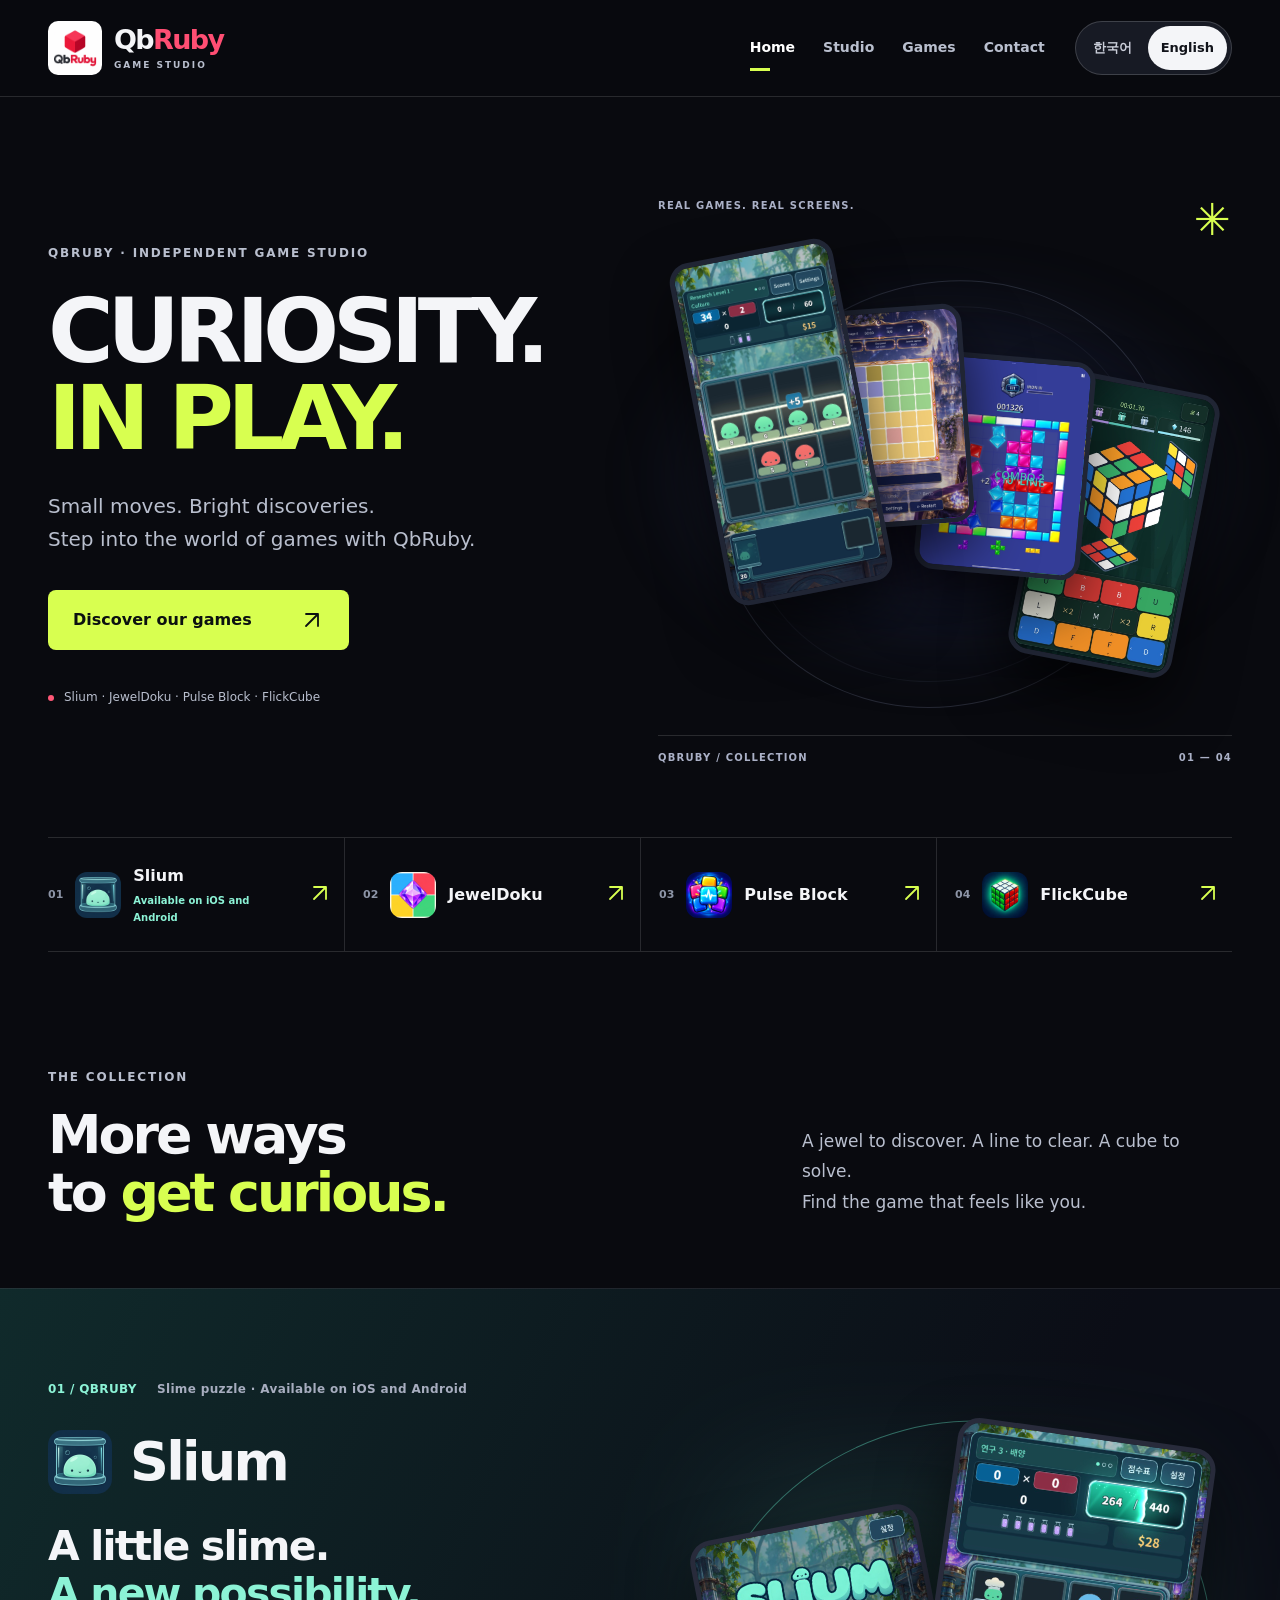
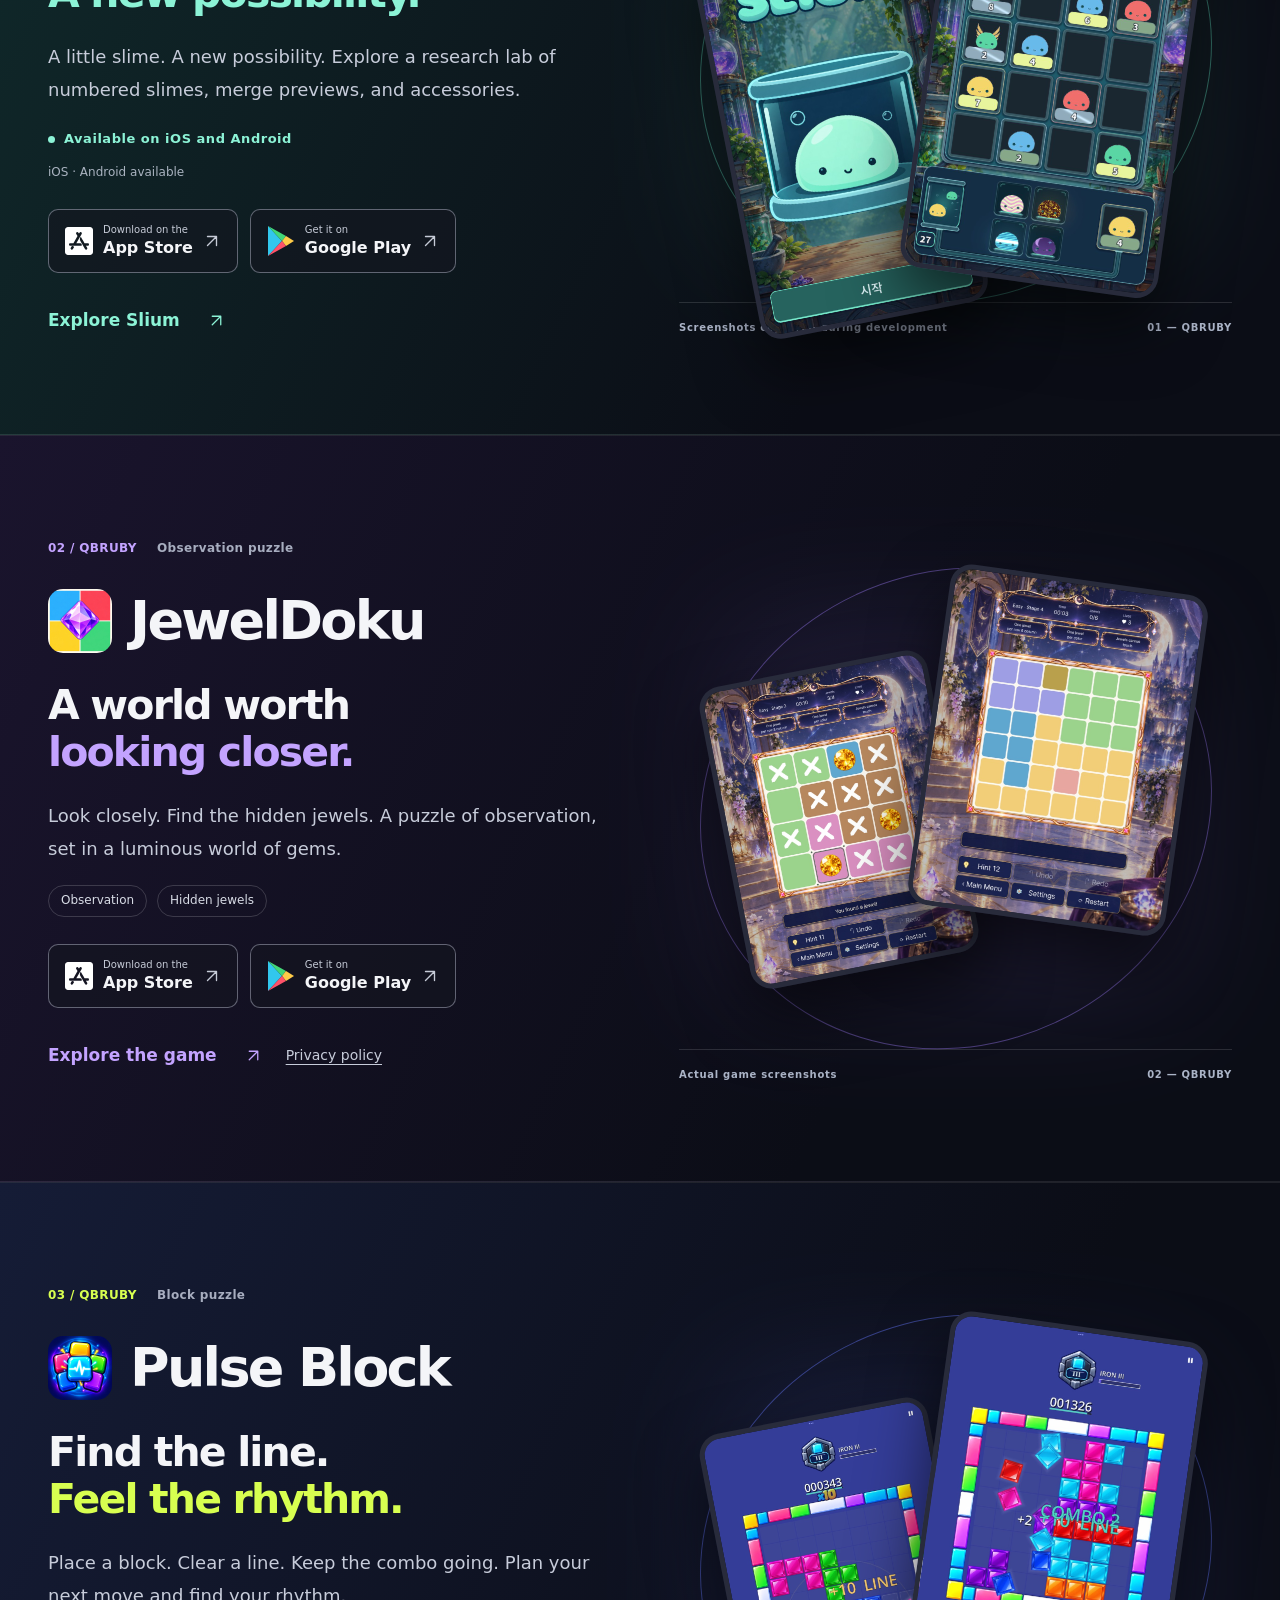
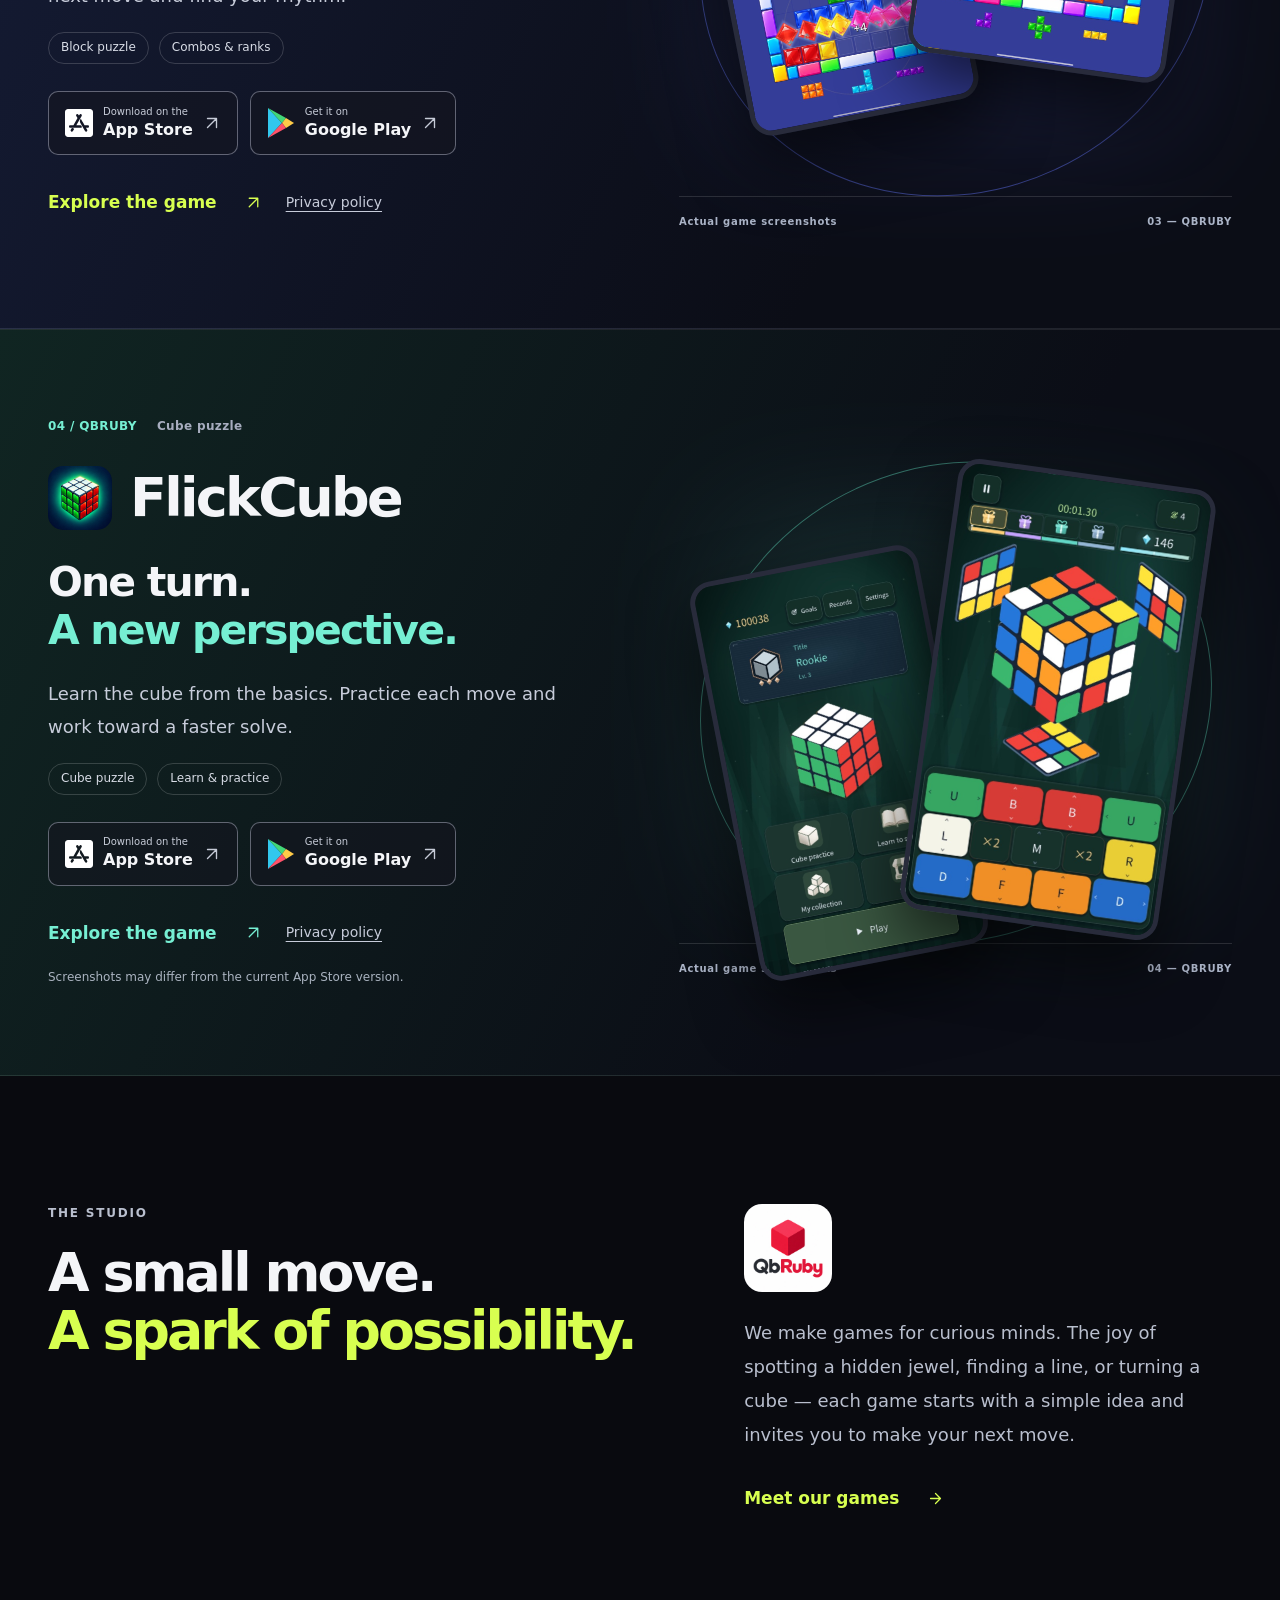
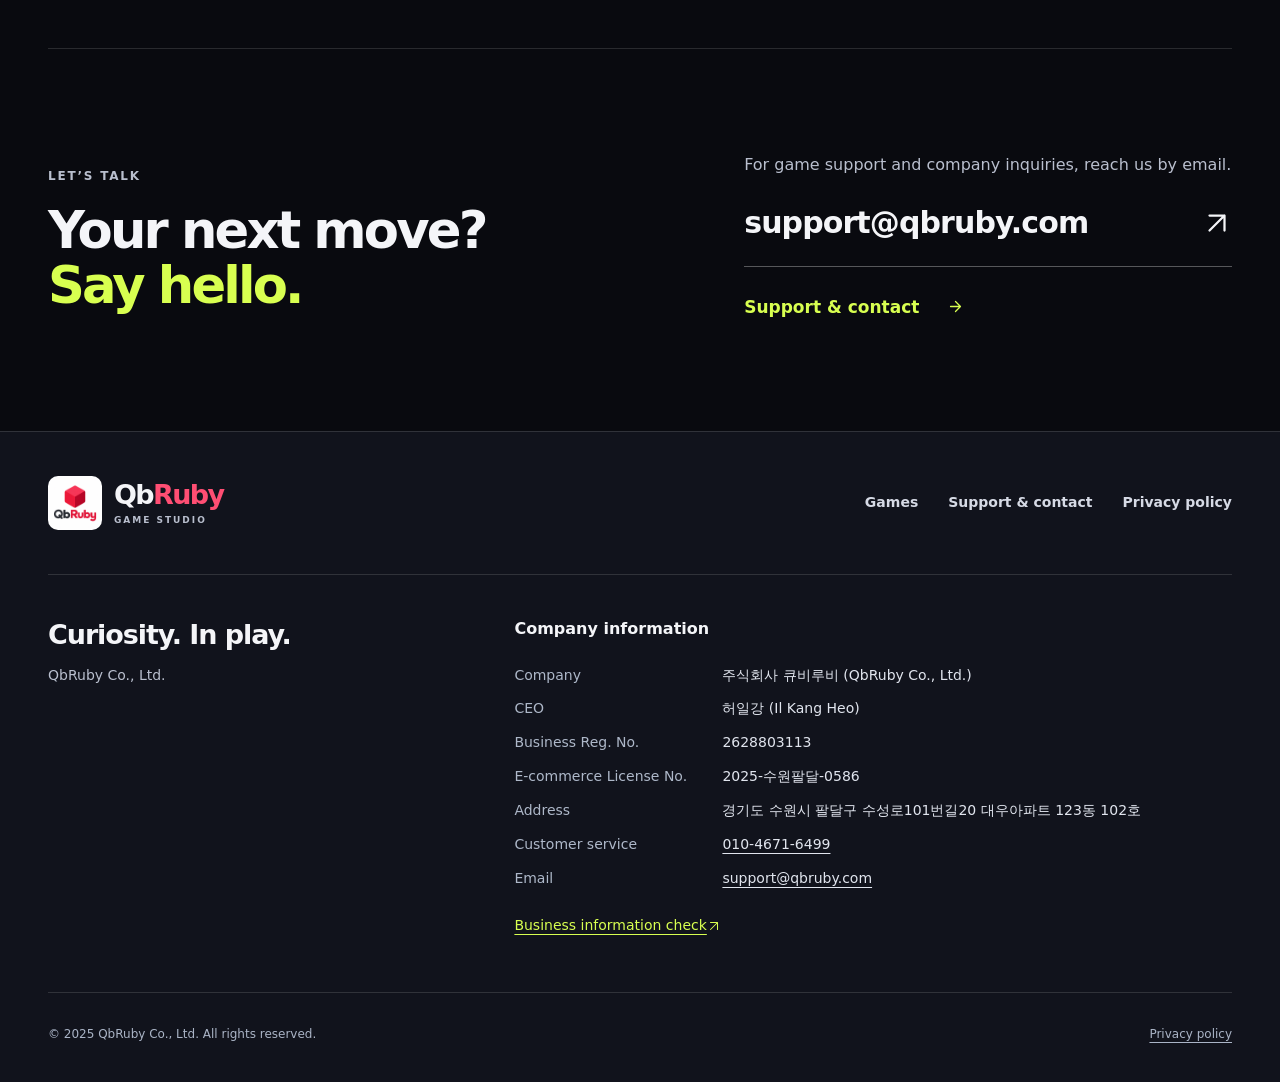
<file: index.html>
<!doctype html><html lang="en"><head><meta charset="utf-8"><meta name="viewport" content="width=device-width,initial-scale=1"><title data-en="QbRuby — Curiosity. In play." data-ko="QbRuby — 호기심을 플레이로." >QbRuby — Curiosity. In play.</title><meta name="description" content="Discover JewelDoku, Pulse Block, FlickCube, and Slium by QbRuby. Game screenshots, release information, and support." data-en="Discover JewelDoku, Pulse Block, FlickCube, and Slium by QbRuby. Game screenshots, release information, and support." data-ko="큐비루비의 JewelDoku, Pulse Block, FlickCube와 Slium을 만나보세요. 게임 화면과 출시 정보를 안내합니다."><meta name="theme-color" content="#090a0f"><link rel="icon" href="images/web/qbruby-splash.jpeg" type="image/jpeg"><link rel="stylesheet" href="assets/site.css?v=20261104-front"><script src="assets/site.js" defer></script></head><body data-page="home"><a class="skip" href="#main" data-en="Skip to content" data-ko="본문으로 이동">Skip to content</a>
<header class="site-header"><div class="header-inner shell"><a class="brand" href="index.html#home" aria-label="QbRuby"><img src="images/web/qbruby-splash.jpeg" width="58" height="58" alt="QbRuby"><span>Qb<span class="ruby">Ruby</span><small>GAME STUDIO</small></span></a>
<nav class="main-nav" aria-label="Main navigation" data-aria-en="Main navigation" data-aria-ko="주 메뉴"><a data-en="Home" data-ko="홈" href="index.html#home" aria-current="page">Home</a><a data-en="Studio" data-ko="스튜디오" href="index.html#about">Studio</a><a data-en="Games" data-ko="게임" href="apps.html">Games</a><a data-en="Contact" data-ko="문의" href="contact.html">Contact</a></nav>
<div class="langs" role="group" aria-label="한국어 / English"><button id="ko" type="button" lang="ko" aria-pressed="false">한국어</button><button id="en" type="button" lang="en" aria-pressed="true">English</button></div>
</div></header><main id="main"><section class="hero shell" id="home"><div class="hero-copy"><p data-en="QBRUBY · INDEPENDENT GAME STUDIO" data-ko="QBRUBY · 독립 게임 스튜디오" class="eyebrow">QBRUBY · INDEPENDENT GAME STUDIO</p><h1 data-en="CURIOSITY.&lt;br&gt;&lt;em&gt;IN PLAY.&lt;/em&gt;" data-ko="호기심을&lt;br&gt;&lt;em&gt;플레이로.&lt;/em&gt;" >CURIOSITY.<br><em>IN PLAY.</em></h1> <p data-en="Small moves. Bright discoveries.&lt;br&gt;Step into the world of games with QbRuby." data-ko="작은 움직임, 새로운 발견.&lt;br&gt;큐비루비의 게임 세계로 들어오세요." class="hero-lead">Small moves. Bright discoveries.<br>Step into the world of games with QbRuby.</p><a data-en="Discover our games &lt;span aria-hidden=&quot;true&quot;&gt;&lt;svg class=&quot;ui-arrow&quot; width=&quot;24&quot; height=&quot;24&quot; viewBox=&quot;0 0 24 24&quot; aria-hidden=&quot;true&quot; focusable=&quot;false&quot;&gt;&lt;path d=&quot;M6 18 18 6M6 6h12v12&quot;/&gt;&lt;/svg&gt;&lt;/span&gt;" data-ko="게임 둘러보기 &lt;span aria-hidden=&quot;true&quot;&gt;&lt;svg class=&quot;ui-arrow&quot; width=&quot;24&quot; height=&quot;24&quot; viewBox=&quot;0 0 24 24&quot; aria-hidden=&quot;true&quot; focusable=&quot;false&quot;&gt;&lt;path d=&quot;M6 18 18 6M6 6h12v12&quot;/&gt;&lt;/svg&gt;&lt;/span&gt;" class="button" href="apps.html">Discover our games <span aria-hidden="true"><svg class="ui-arrow" width="24" height="24" viewBox="0 0 24 24" aria-hidden="true" focusable="false"><path d="M6 18 18 6M6 6h12v12"/></svg></span></a><div class="hero-footnote"><span class="live-dot" aria-hidden="true"></span><span data-en="Slium · JewelDoku · Pulse Block · FlickCube" data-ko="Slium · JewelDoku · Pulse Block · FlickCube" >Slium · JewelDoku · Pulse Block · FlickCube</span></div></div><div class="hero-art hero-art-four"><span class="hero-orbit" aria-hidden="true"></span><div class="hero-art-top"><span data-en="REAL GAMES. REAL SCREENS." data-ko="실제 게임, 실제 스크린샷." >REAL GAMES. REAL SCREENS.</span><span aria-hidden="true">✳</span></div><a class="shot-link hero-shot shot-01" href="images/originals/slium/11-iphone-gameplay.png" data-gallery="slium" data-index="10" aria-label="Slium — Slime board" data-aria-en="Slium — Slime board, expand screenshot" data-aria-ko="Slium — 슬라임 보드, 스크린샷 크게 보기"><img src="images/web/slium/11-iphone-gameplay.jpg" width="720" height="1557" alt="Slium — Slime board" data-alt-en="Slium — Slime board" data-alt-ko="Slium — 슬라임 보드" fetchpriority="high"></a>
<a class="shot-link hero-shot shot-02" href="images/originals/JewelDoku4.jpeg" data-gallery="jeweldoku" data-index="3" aria-label="JewelDoku — Puzzle regions" data-aria-en="JewelDoku — Puzzle regions, expand screenshot" data-aria-ko="JewelDoku — 퍼즐 영역, 스크린샷 크게 보기"><img src="images/web/JewelDoku4.jpeg" width="824" height="1100" alt="JewelDoku — Puzzle regions" data-alt-en="JewelDoku — Puzzle regions" data-alt-ko="JewelDoku — 퍼즐 영역" fetchpriority="high"></a>
<a class="shot-link hero-shot shot-03" href="images/originals/PulseBlock4.jpeg" data-gallery="pulse-block" data-index="3" aria-label="Pulse Block — Combo" data-aria-en="Pulse Block — Combo, expand screenshot" data-aria-ko="Pulse Block — 콤보, 스크린샷 크게 보기"><img src="images/web/PulseBlock4.jpeg" width="824" height="1100" alt="Pulse Block — Combo" data-alt-en="Pulse Block — Combo" data-alt-ko="Pulse Block — 콤보" fetchpriority="high"></a>
<a class="shot-link hero-shot shot-04" href="images/originals/cube_02-cube-play.jpeg" data-gallery="flickcube" data-index="1" aria-label="FlickCube — Cube play" data-aria-en="FlickCube — Cube play, expand screenshot" data-aria-ko="FlickCube — 큐브 플레이, 스크린샷 크게 보기"><img src="images/web/cube_02-cube-play.jpeg" width="618" height="1100" alt="FlickCube — Cube play" data-alt-en="FlickCube — Cube play" data-alt-ko="FlickCube — 큐브 플레이" fetchpriority="high"></a><div class="hero-art-bottom"><span>QBRUBY / COLLECTION</span><span>01 — 04</span></div></div></section>
<div class="game-index game-index-four shell"><a href="slium.html"><span class="mini-number">01</span><img src="images/web/slium/slium-icon.png" width="46" height="46" alt=""><span>Slium<small class="slium-index-status" data-en="Available on iOS and Android" data-ko="iOS · Android 출시">Available on iOS and Android</small></span><span aria-hidden="true"><svg class="ui-arrow" width="24" height="24" viewBox="0 0 24 24" aria-hidden="true" focusable="false"><path d="M6 18 18 6M6 6h12v12"/></svg></span></a>
<a href="jeweldoku.html"><span class="mini-number">02</span><img src="images/web/jeweldoku_icon_ios1024.jpeg" width="46" height="46" alt=""><span>JewelDoku</span><span aria-hidden="true"><svg class="ui-arrow" width="24" height="24" viewBox="0 0 24 24" aria-hidden="true" focusable="false"><path d="M6 18 18 6M6 6h12v12"/></svg></span></a>
<a href="pulse-block.html"><span class="mini-number">03</span><img src="images/web/pulse_block_app_icon_1024x1024.jpeg" width="46" height="46" alt=""><span>Pulse Block</span><span aria-hidden="true"><svg class="ui-arrow" width="24" height="24" viewBox="0 0 24 24" aria-hidden="true" focusable="false"><path d="M6 18 18 6M6 6h12v12"/></svg></span></a>
<a href="flickcube.html"><span class="mini-number">04</span><img src="images/web/flickcube.jpeg" width="46" height="46" alt=""><span>FlickCube</span><span aria-hidden="true"><svg class="ui-arrow" width="24" height="24" viewBox="0 0 24 24" aria-hidden="true" focusable="false"><path d="M6 18 18 6M6 6h12v12"/></svg></span></a></div><section class="collection" id="games"><div class="section-heading shell"><div><p data-en="THE COLLECTION" data-ko="QbRuby 게임 컬렉션" class="eyebrow">THE COLLECTION</p><h2 data-en="More ways&lt;br&gt;to &lt;em&gt;get curious.&lt;/em&gt;" data-ko="다양한 게임,&lt;br&gt;&lt;em&gt;새로운 호기심.&lt;/em&gt;" >More ways<br>to <em>get curious.</em></h2></div><p data-en="A jewel to discover. A line to clear. A cube to solve.&lt;br&gt;Find the game that feels like you." data-ko="찾아낼 보석, 완성할 라인, 풀어낼 큐브.&lt;br&gt;마음이 가는 게임을 만나보세요." class="section-intro">A jewel to discover. A line to clear. A cube to solve.<br>Find the game that feels like you.</p></div><article class="game-chapter slium" id="slium"><div class="chapter-inner shell"><div class="chapter-copy"><div class="chapter-kicker"><span>01 / QBRUBY</span><span data-en="Slime puzzle · Available on iOS and Android" data-ko="슬라임 퍼즐 · iOS · Android 출시" >Slime puzzle · Available on iOS and Android</span></div><div class="game-name"><img src="images/web/slium/slium-icon.png" width="64" height="64" alt="" loading="lazy"><h3>Slium</h3></div><h4 data-en="A little slime.&lt;br&gt;&lt;em&gt;A new possibility.&lt;/em&gt;" data-ko="작은 슬라임,&lt;br&gt;&lt;em&gt;새로운 가능성.&lt;/em&gt;" class="chapter-line">A little slime.<br><em>A new possibility.</em></h4><p data-en="A little slime. A new possibility. Explore a research lab of numbered slimes, merge previews, and accessories." data-ko="작은 슬라임, 새로운 가능성. 숫자를 가진 슬라임과 합성 미리보기, 액세서리가 있는 연구실을 만나보세요." class="game-description">A little slime. A new possibility. Explore a research lab of numbered slimes, merge previews, and accessories.</p><p data-en="Available on iOS and Android" data-ko="iOS · Android 출시" class="slium-status">Available on iOS and Android</p><p data-en="iOS · Android available" data-ko="iOS · Android 출시" class="version-note">iOS · Android available</p><div class="stores"><a class="store-link" href="https://apps.apple.com/kr/app/slium/id6828465079" target="_blank" rel="noopener noreferrer" aria-label="Slium — App Store" data-aria-en="Slium — App Store, opens in a new tab" data-aria-ko="Slium — App Store, 새 탭에서 열림"><img src="assets/app-store.svg" width="28" height="32" alt=""><span><small data-en="Download on the" data-ko="다운로드" >Download on the</small><b>App Store</b></span><span aria-hidden="true"><svg class="ui-arrow" width="24" height="24" viewBox="0 0 24 24" aria-hidden="true" focusable="false"><path d="M6 18 18 6M6 6h12v12"/></svg></span></a><a class="store-link" href="https://play.google.com/store/apps/details?id=com.qbruby.slium" target="_blank" rel="noopener noreferrer" aria-label="Slium — Google Play" data-aria-en="Slium — Google Play, opens in a new tab" data-aria-ko="Slium — Google Play, 새 탭에서 열림"><img src="assets/google-play.svg" width="26" height="30" alt=""><span><small data-en="Get it on" data-ko="다운로드">Get it on</small><b>Google Play</b></span><span aria-hidden="true"><svg class="ui-arrow" width="24" height="24" viewBox="0 0 24 24" aria-hidden="true" focusable="false"><path d="M6 18 18 6M6 6h12v12"/></svg></span></a></div><div class="chapter-links"><a data-en="Explore Slium &lt;svg class=&quot;ui-arrow&quot; width=&quot;24&quot; height=&quot;24&quot; viewBox=&quot;0 0 24 24&quot; aria-hidden=&quot;true&quot; focusable=&quot;false&quot;&gt;&lt;path d=&quot;M6 18 18 6M6 6h12v12&quot;/&gt;&lt;/svg&gt;" data-ko="Slium 자세히 보기 &lt;svg class=&quot;ui-arrow&quot; width=&quot;24&quot; height=&quot;24&quot; viewBox=&quot;0 0 24 24&quot; aria-hidden=&quot;true&quot; focusable=&quot;false&quot;&gt;&lt;path d=&quot;M6 18 18 6M6 6h12v12&quot;/&gt;&lt;/svg&gt;" class="text-link slium-detail-link" href="slium.html">Explore Slium <svg class="ui-arrow" width="24" height="24" viewBox="0 0 24 24" aria-hidden="true" focusable="false"><path d="M6 18 18 6M6 6h12v12"/></svg></a></div></div><div class="chapter-art"><span class="art-orbit" aria-hidden="true"></span><a class="shot-link chapter-shot secondary" href="images/originals/slium/01-main-menu.png" data-gallery="slium" data-index="0" aria-label="Slium — Main menu" data-aria-en="Slium — Main menu, expand screenshot" data-aria-ko="Slium — 메인 메뉴, 스크린샷 크게 보기"><img src="images/web/slium/01-main-menu.jpg" width="720" height="1280" alt="Slium — Main menu" data-alt-en="Slium — Main menu" data-alt-ko="Slium — 메인 메뉴" loading="lazy" decoding="async"></a><a class="shot-link chapter-shot primary" href="images/originals/slium/02-gameplay.png" data-gallery="slium" data-index="1" aria-label="Slium — Slime board" data-aria-en="Slium — Slime board, expand screenshot" data-aria-ko="Slium — 슬라임 보드, 스크린샷 크게 보기"><img src="images/web/slium/02-gameplay.jpg" width="720" height="1280" alt="Slium — Slime board" data-alt-en="Slium — Slime board" data-alt-ko="Slium — 슬라임 보드" loading="lazy" decoding="async"></a><div class="art-caption"><span data-en="Screenshots captured during development" data-ko="개발 당시 촬영한 게임 화면" >Screenshots captured during development</span><span>01 — QBRUBY</span></div></div></div></article>
<article class="game-chapter jewel" id="jeweldoku"><div class="chapter-inner shell"><div class="chapter-copy"><div class="chapter-kicker"><span>02 / QBRUBY</span><span data-en="Observation puzzle" data-ko="관찰 퍼즐" >Observation puzzle</span></div><div class="game-name"><img src="images/web/jeweldoku_icon_ios1024.jpeg" width="64" height="64" alt="" loading="lazy"><h3>JewelDoku</h3></div><h4 data-en="A world worth&lt;br&gt;&lt;em&gt;looking closer.&lt;/em&gt;" data-ko="자세히 볼수록&lt;br&gt;&lt;em&gt;빛나는 세계.&lt;/em&gt;" class="chapter-line">A world worth<br><em>looking closer.</em></h4><p data-en="Look closely. Find the hidden jewels. A puzzle of observation, set in a luminous world of gems." data-ko="자세히 살펴보고 숨겨진 보석을 찾아보세요. 반짝이는 보석의 세계에서 관찰력을 발휘하는 퍼즐입니다." class="game-description">Look closely. Find the hidden jewels. A puzzle of observation, set in a luminous world of gems.</p><div class="tags"><span data-en="Observation" data-ko="관찰" >Observation</span><span data-en="Hidden jewels" data-ko="숨은 보석" >Hidden jewels</span></div><div class="stores"><a class="store-link" href="https://apps.apple.com/kr/app/jeweldoku-puzzle/id6812622909" target="_blank" rel="noopener noreferrer" aria-label="JewelDoku — App Store" data-aria-en="JewelDoku — App Store, opens in a new tab" data-aria-ko="JewelDoku — App Store, 새 탭에서 열림"><img src="assets/app-store.svg" width="28" height="32" alt=""><span><small data-en="Download on the" data-ko="다운로드" >Download on the</small><b>App Store</b></span><span aria-hidden="true"><svg class="ui-arrow" width="24" height="24" viewBox="0 0 24 24" aria-hidden="true" focusable="false"><path d="M6 18 18 6M6 6h12v12"/></svg></span></a><a class="store-link" href="https://play.google.com/store/apps/details?id=com.qbruby.jeweldoku" target="_blank" rel="noopener noreferrer" aria-label="JewelDoku — Google Play" data-aria-en="JewelDoku — Google Play, opens in a new tab" data-aria-ko="JewelDoku — Google Play, 새 탭에서 열림"><img src="assets/google-play.svg" width="26" height="30" alt=""><span><small data-en="Get it on" data-ko="다운로드" >Get it on</small><b>Google Play</b></span><span aria-hidden="true"><svg class="ui-arrow" width="24" height="24" viewBox="0 0 24 24" aria-hidden="true" focusable="false"><path d="M6 18 18 6M6 6h12v12"/></svg></span></a></div><div class="chapter-links"><a data-en="Explore the game &lt;span aria-hidden=&quot;true&quot;&gt;&lt;svg class=&quot;ui-arrow&quot; width=&quot;24&quot; height=&quot;24&quot; viewBox=&quot;0 0 24 24&quot; aria-hidden=&quot;true&quot; focusable=&quot;false&quot;&gt;&lt;path d=&quot;M6 18 18 6M6 6h12v12&quot;/&gt;&lt;/svg&gt;&lt;/span&gt;" data-ko="게임 자세히 보기 &lt;span aria-hidden=&quot;true&quot;&gt;&lt;svg class=&quot;ui-arrow&quot; width=&quot;24&quot; height=&quot;24&quot; viewBox=&quot;0 0 24 24&quot; aria-hidden=&quot;true&quot; focusable=&quot;false&quot;&gt;&lt;path d=&quot;M6 18 18 6M6 6h12v12&quot;/&gt;&lt;/svg&gt;&lt;/span&gt;" class="text-link" href="jeweldoku.html">Explore the game <span aria-hidden="true"><svg class="ui-arrow" width="24" height="24" viewBox="0 0 24 24" aria-hidden="true" focusable="false"><path d="M6 18 18 6M6 6h12v12"/></svg></span></a><a data-en="Privacy policy" data-ko="개인정보처리방침" class="policy-link" href="privacy/jeweldoku.html" data-policy="privacy/jeweldoku.html">Privacy policy</a></div></div><div class="chapter-art"><span class="art-orbit" aria-hidden="true"></span><a class="shot-link chapter-shot secondary" href="images/originals/JewelDoku3.jpeg" data-gallery="jeweldoku" data-index="2" aria-label="JewelDoku — Jewels found" data-aria-en="JewelDoku — Jewels found, expand screenshot" data-aria-ko="JewelDoku — 보석 발견, 스크린샷 크게 보기"><img src="images/web/JewelDoku3.jpeg" width="824" height="1100" alt="JewelDoku — Jewels found" data-alt-en="JewelDoku — Jewels found" data-alt-ko="JewelDoku — 보석 발견" loading="lazy" decoding="async"></a><a class="shot-link chapter-shot primary" href="images/originals/JewelDoku4.jpeg" data-gallery="jeweldoku" data-index="3" aria-label="JewelDoku — Puzzle regions" data-aria-en="JewelDoku — Puzzle regions, expand screenshot" data-aria-ko="JewelDoku — 퍼즐 영역, 스크린샷 크게 보기"><img src="images/web/JewelDoku4.jpeg" width="824" height="1100" alt="JewelDoku — Puzzle regions" data-alt-en="JewelDoku — Puzzle regions" data-alt-ko="JewelDoku — 퍼즐 영역" loading="lazy" decoding="async"></a><div class="art-caption"><span data-en="Actual game screenshots" data-ko="실제 게임 스크린샷" >Actual game screenshots</span><span>02 — QBRUBY</span></div></div></div></article>
<article class="game-chapter pulse" id="pulse-block"><div class="chapter-inner shell"><div class="chapter-copy"><div class="chapter-kicker"><span>03 / QBRUBY</span><span data-en="Block puzzle" data-ko="블록 퍼즐" >Block puzzle</span></div><div class="game-name"><img src="images/web/pulse_block_app_icon_1024x1024.jpeg" width="64" height="64" alt="" loading="lazy"><h3>Pulse Block</h3></div><h4 data-en="Find the line.&lt;br&gt;&lt;em&gt;Feel the rhythm.&lt;/em&gt;" data-ko="라인을 완성하고,&lt;br&gt;&lt;em&gt;리듬을 찾으세요.&lt;/em&gt;" class="chapter-line">Find the line.<br><em>Feel the rhythm.</em></h4><p data-en="Place a block. Clear a line. Keep the combo going. Plan your next move and find your rhythm." data-ko="블록을 놓고, 라인을 지우고, 콤보를 이어가세요. 다음 수를 계획하며 나만의 플레이 리듬을 찾아보세요." class="game-description">Place a block. Clear a line. Keep the combo going. Plan your next move and find your rhythm.</p><div class="tags"><span data-en="Block puzzle" data-ko="블록 퍼즐" >Block puzzle</span><span data-en="Combos &amp; ranks" data-ko="콤보와 랭크" >Combos & ranks</span></div><div class="stores"><a class="store-link" href="https://apps.apple.com/kr/app/pulse-block/id6808036622" target="_blank" rel="noopener noreferrer" aria-label="Pulse Block — App Store" data-aria-en="Pulse Block — App Store, opens in a new tab" data-aria-ko="Pulse Block — App Store, 새 탭에서 열림"><img src="assets/app-store.svg" width="28" height="32" alt=""><span><small data-en="Download on the" data-ko="다운로드" >Download on the</small><b>App Store</b></span><span aria-hidden="true"><svg class="ui-arrow" width="24" height="24" viewBox="0 0 24 24" aria-hidden="true" focusable="false"><path d="M6 18 18 6M6 6h12v12"/></svg></span></a><a class="store-link" href="https://play.google.com/store/apps/details?id=com.hik.blockbomb" target="_blank" rel="noopener noreferrer" aria-label="Pulse Block — Google Play" data-aria-en="Pulse Block — Google Play, opens in a new tab" data-aria-ko="Pulse Block — Google Play, 새 탭에서 열림"><img src="assets/google-play.svg" width="26" height="30" alt=""><span><small data-en="Get it on" data-ko="다운로드" >Get it on</small><b>Google Play</b></span><span aria-hidden="true"><svg class="ui-arrow" width="24" height="24" viewBox="0 0 24 24" aria-hidden="true" focusable="false"><path d="M6 18 18 6M6 6h12v12"/></svg></span></a></div><div class="chapter-links"><a data-en="Explore the game &lt;span aria-hidden=&quot;true&quot;&gt;&lt;svg class=&quot;ui-arrow&quot; width=&quot;24&quot; height=&quot;24&quot; viewBox=&quot;0 0 24 24&quot; aria-hidden=&quot;true&quot; focusable=&quot;false&quot;&gt;&lt;path d=&quot;M6 18 18 6M6 6h12v12&quot;/&gt;&lt;/svg&gt;&lt;/span&gt;" data-ko="게임 자세히 보기 &lt;span aria-hidden=&quot;true&quot;&gt;&lt;svg class=&quot;ui-arrow&quot; width=&quot;24&quot; height=&quot;24&quot; viewBox=&quot;0 0 24 24&quot; aria-hidden=&quot;true&quot; focusable=&quot;false&quot;&gt;&lt;path d=&quot;M6 18 18 6M6 6h12v12&quot;/&gt;&lt;/svg&gt;&lt;/span&gt;" class="text-link" href="pulse-block.html">Explore the game <span aria-hidden="true"><svg class="ui-arrow" width="24" height="24" viewBox="0 0 24 24" aria-hidden="true" focusable="false"><path d="M6 18 18 6M6 6h12v12"/></svg></span></a><a data-en="Privacy policy" data-ko="개인정보처리방침" class="policy-link" href="privacy.html" data-policy="privacy.html">Privacy policy</a></div></div><div class="chapter-art"><span class="art-orbit" aria-hidden="true"></span><a class="shot-link chapter-shot secondary" href="images/originals/PulseBlock3.jpeg" data-gallery="pulse-block" data-index="2" aria-label="Pulse Block — Line clear" data-aria-en="Pulse Block — Line clear, expand screenshot" data-aria-ko="Pulse Block — 라인 클리어, 스크린샷 크게 보기"><img src="images/web/PulseBlock3.jpeg" width="824" height="1100" alt="Pulse Block — Line clear" data-alt-en="Pulse Block — Line clear" data-alt-ko="Pulse Block — 라인 클리어" loading="lazy" decoding="async"></a><a class="shot-link chapter-shot primary" href="images/originals/PulseBlock4.jpeg" data-gallery="pulse-block" data-index="3" aria-label="Pulse Block — Combo" data-aria-en="Pulse Block — Combo, expand screenshot" data-aria-ko="Pulse Block — 콤보, 스크린샷 크게 보기"><img src="images/web/PulseBlock4.jpeg" width="824" height="1100" alt="Pulse Block — Combo" data-alt-en="Pulse Block — Combo" data-alt-ko="Pulse Block — 콤보" loading="lazy" decoding="async"></a><div class="art-caption"><span data-en="Actual game screenshots" data-ko="실제 게임 스크린샷" >Actual game screenshots</span><span>03 — QBRUBY</span></div></div></div></article>
<article class="game-chapter flick" id="flickcube"><span id="cube-project" class="anchor-marker"></span><div class="chapter-inner shell"><div class="chapter-copy"><div class="chapter-kicker"><span>04 / QBRUBY</span><span data-en="Cube puzzle" data-ko="큐브 퍼즐" >Cube puzzle</span></div><div class="game-name"><img src="images/web/flickcube.jpeg" width="64" height="64" alt="" loading="lazy"><h3>FlickCube</h3></div><h4 data-en="One turn.&lt;br&gt;&lt;em&gt;A new perspective.&lt;/em&gt;" data-ko="한 번의 움직임,&lt;br&gt;&lt;em&gt;새로운 시점.&lt;/em&gt;" class="chapter-line">One turn.<br><em>A new perspective.</em></h4><p data-en="Learn the cube from the basics. Practice each move and work toward a faster solve." data-ko="큐브의 기초부터 차근차근 배워보세요. 움직임을 연습하며 더 빠른 완성에 도전하는 큐브 퍼즐입니다." class="game-description">Learn the cube from the basics. Practice each move and work toward a faster solve.</p><div class="tags"><span data-en="Cube puzzle" data-ko="큐브 퍼즐" >Cube puzzle</span><span data-en="Learn &amp; practice" data-ko="배우고 연습하기" >Learn & practice</span></div><div class="stores"><a class="store-link" href="https://apps.apple.com/kr/app/flickcube-by-qbruby/id6756644246" target="_blank" rel="noopener noreferrer" aria-label="FlickCube — App Store" data-aria-en="FlickCube — App Store, opens in a new tab" data-aria-ko="FlickCube — App Store, 새 탭에서 열림"><img src="assets/app-store.svg" width="28" height="32" alt=""><span><small data-en="Download on the" data-ko="다운로드" >Download on the</small><b>App Store</b></span><span aria-hidden="true"><svg class="ui-arrow" width="24" height="24" viewBox="0 0 24 24" aria-hidden="true" focusable="false"><path d="M6 18 18 6M6 6h12v12"/></svg></span></a><a class="store-link" href="https://play.google.com/store/apps/details?id=com.qbruby.flickcube" target="_blank" rel="noopener noreferrer" aria-label="FlickCube — Google Play" data-aria-en="FlickCube — Google Play, opens in a new tab" data-aria-ko="FlickCube — Google Play, 새 탭에서 열림"><img src="assets/google-play.svg" width="26" height="30" alt=""><span><small data-en="Get it on" data-ko="다운로드" >Get it on</small><b>Google Play</b></span><span aria-hidden="true"><svg class="ui-arrow" width="24" height="24" viewBox="0 0 24 24" aria-hidden="true" focusable="false"><path d="M6 18 18 6M6 6h12v12"/></svg></span></a></div><div class="chapter-links"><a data-en="Explore the game &lt;span aria-hidden=&quot;true&quot;&gt;&lt;svg class=&quot;ui-arrow&quot; width=&quot;24&quot; height=&quot;24&quot; viewBox=&quot;0 0 24 24&quot; aria-hidden=&quot;true&quot; focusable=&quot;false&quot;&gt;&lt;path d=&quot;M6 18 18 6M6 6h12v12&quot;/&gt;&lt;/svg&gt;&lt;/span&gt;" data-ko="게임 자세히 보기 &lt;span aria-hidden=&quot;true&quot;&gt;&lt;svg class=&quot;ui-arrow&quot; width=&quot;24&quot; height=&quot;24&quot; viewBox=&quot;0 0 24 24&quot; aria-hidden=&quot;true&quot; focusable=&quot;false&quot;&gt;&lt;path d=&quot;M6 18 18 6M6 6h12v12&quot;/&gt;&lt;/svg&gt;&lt;/span&gt;" class="text-link" href="flickcube.html">Explore the game <span aria-hidden="true"><svg class="ui-arrow" width="24" height="24" viewBox="0 0 24 24" aria-hidden="true" focusable="false"><path d="M6 18 18 6M6 6h12v12"/></svg></span></a><a data-en="Privacy policy" data-ko="개인정보처리방침" class="policy-link" href="privacy/flickcube.html" data-policy="privacy/flickcube.html">Privacy policy</a></div><p data-en="Screenshots may differ from the current App Store version." data-ko="스크린샷과 현재 App Store 버전의 화면은 다를 수 있습니다." class="version-note">Screenshots may differ from the current App Store version.</p></div><div class="chapter-art"><span class="art-orbit" aria-hidden="true"></span><a class="shot-link chapter-shot secondary" href="images/originals/cube_01-main-menu.jpeg" data-gallery="flickcube" data-index="0" aria-label="FlickCube — Main menu" data-aria-en="FlickCube — Main menu, expand screenshot" data-aria-ko="FlickCube — 메인 메뉴, 스크린샷 크게 보기"><img src="images/web/cube_01-main-menu.jpeg" width="618" height="1100" alt="FlickCube — Main menu" data-alt-en="FlickCube — Main menu" data-alt-ko="FlickCube — 메인 메뉴" loading="lazy" decoding="async"></a><a class="shot-link chapter-shot primary" href="images/originals/cube_02-cube-play.jpeg" data-gallery="flickcube" data-index="1" aria-label="FlickCube — Cube play" data-aria-en="FlickCube — Cube play, expand screenshot" data-aria-ko="FlickCube — 큐브 플레이, 스크린샷 크게 보기"><img src="images/web/cube_02-cube-play.jpeg" width="618" height="1100" alt="FlickCube — Cube play" data-alt-en="FlickCube — Cube play" data-alt-ko="FlickCube — 큐브 플레이" loading="lazy" decoding="async"></a><div class="art-caption"><span data-en="Actual game screenshots" data-ko="실제 게임 스크린샷" >Actual game screenshots</span><span>04 — QBRUBY</span></div></div></div></article></section>
<section class="studio-section shell" id="about"><div><p data-en="THE STUDIO" data-ko="스튜디오 소개" class="eyebrow">THE STUDIO</p><h2 data-en="A small move.&lt;br&gt;&lt;em&gt;A spark of possibility.&lt;/em&gt;" data-ko="작은 움직임에서&lt;br&gt;&lt;em&gt;시작되는 가능성.&lt;/em&gt;" >A small move.<br><em>A spark of possibility.</em></h2></div><div class="studio-copy"><img src="images/web/qbruby-splash.jpeg" width="88" height="88" alt="QbRuby" loading="lazy"><p data-en="We make games for curious minds. The joy of spotting a hidden jewel, finding a line, or turning a cube — each game starts with a simple idea and invites you to make your next move." data-ko="큐비루비는 호기심을 나만의 즐거움으로 이어주는 게임을 만듭니다. 숨은 보석을 찾고, 라인을 완성하고, 큐브를 돌리는 작은 움직임에서 다음 도전이 시작됩니다." >We make games for curious minds. The joy of spotting a hidden jewel, finding a line, or turning a cube — each game starts with a simple idea and invites you to make your next move.</p><a data-en="Meet our games &lt;svg class=&quot;ui-arrow&quot; width=&quot;24&quot; height=&quot;24&quot; viewBox=&quot;0 0 24 24&quot; aria-hidden=&quot;true&quot; focusable=&quot;false&quot;&gt;&lt;path d=&quot;M5 12h14m-7-7 7 7-7 7&quot;/&gt;&lt;/svg&gt;" data-ko="큐비루비 게임 만나보기 &lt;svg class=&quot;ui-arrow&quot; width=&quot;24&quot; height=&quot;24&quot; viewBox=&quot;0 0 24 24&quot; aria-hidden=&quot;true&quot; focusable=&quot;false&quot;&gt;&lt;path d=&quot;M5 12h14m-7-7 7 7-7 7&quot;/&gt;&lt;/svg&gt;" class="text-link" href="apps.html">Meet our games <svg class="ui-arrow" width="24" height="24" viewBox="0 0 24 24" aria-hidden="true" focusable="false"><path d="M5 12h14m-7-7 7 7-7 7"/></svg></a></div></section><section class="contact-band shell" id="contact"><div><p data-en="LET’S TALK" data-ko="큐비루비에 문의하기" class="eyebrow">LET’S TALK</p><h2 data-en="Your next move?&lt;br&gt;&lt;em&gt;Say hello.&lt;/em&gt;" data-ko="궁금한 점이 있다면,&lt;br&gt;&lt;em&gt;이야기해 주세요.&lt;/em&gt;" >Your next move?<br><em>Say hello.</em></h2></div><div><p data-en="For game support and company inquiries, reach us by email." data-ko="게임 이용 문의와 회사 관련 문의는 이메일로 보내 주세요." >For game support and company inquiries, reach us by email.</p><a class="contact-email" href="mailto:support@qbruby.com">support@qbruby.com <span aria-hidden="true"><svg class="ui-arrow" width="24" height="24" viewBox="0 0 24 24" aria-hidden="true" focusable="false"><path d="M6 18 18 6M6 6h12v12"/></svg></span></a><a data-en="Support &amp; contact &lt;svg class=&quot;ui-arrow&quot; width=&quot;24&quot; height=&quot;24&quot; viewBox=&quot;0 0 24 24&quot; aria-hidden=&quot;true&quot; focusable=&quot;false&quot;&gt;&lt;path d=&quot;M5 12h14m-7-7 7 7-7 7&quot;/&gt;&lt;/svg&gt;" data-ko="고객지원 · 문의 &lt;svg class=&quot;ui-arrow&quot; width=&quot;24&quot; height=&quot;24&quot; viewBox=&quot;0 0 24 24&quot; aria-hidden=&quot;true&quot; focusable=&quot;false&quot;&gt;&lt;path d=&quot;M5 12h14m-7-7 7 7-7 7&quot;/&gt;&lt;/svg&gt;" href="contact.html" class="text-link">Support & contact <svg class="ui-arrow" width="24" height="24" viewBox="0 0 24 24" aria-hidden="true" focusable="false"><path d="M5 12h14m-7-7 7 7-7 7"/></svg></a></div></section></main><footer class="site-footer"><div class="shell">
<div class="footer-top"><a class="brand" href="index.html#home" aria-label="QbRuby"><img src="images/web/qbruby-splash.jpeg" width="58" height="58" alt="QbRuby"><span>Qb<span class="ruby">Ruby</span><small>GAME STUDIO</small></span></a><nav class="footer-nav" aria-label="Footer navigation" data-aria-en="Footer navigation" data-aria-ko="푸터 메뉴">
<a data-en="Games" data-ko="게임" href="apps.html">Games</a><a data-en="Support &amp; contact" data-ko="고객지원 · 문의" href="contact.html">Support & contact</a><a data-en="Privacy policy" data-ko="개인정보처리방침" href="privacy.html" data-policy="privacy.html">Privacy policy</a>
</nav></div><div class="footer-info"><div class="footer-note"><p data-en="Curiosity. In play." data-ko="호기심을 플레이로." class="footer-motto">Curiosity. In play.</p><p data-en="QbRuby Co., Ltd." data-ko="주식회사 큐비루비" class="muted">QbRuby Co., Ltd.</p></div>
<section class="company-info" aria-labelledby="company-title"><h2 data-en="Company information" data-ko="회사 정보" id="company-title">Company information</h2>
<dl><div class="company-row"><dt data-en="Company" data-ko="회사명" >Company</dt><dd>주식회사 큐비루비 (QbRuby Co., Ltd.)</dd></div><div class="company-row"><dt data-en="CEO" data-ko="대표자" >CEO</dt><dd>허일강 (Il Kang Heo)</dd></div><div class="company-row"><dt data-en="Business Reg. No." data-ko="사업자등록번호" >Business Reg. No.</dt><dd>2628803113</dd></div><div class="company-row"><dt data-en="E-commerce License No." data-ko="통신판매업 신고번호" >E-commerce License No.</dt><dd>2025-수원팔달-0586</dd></div><div class="company-row"><dt data-en="Address" data-ko="사업장 주소" >Address</dt><dd>경기도 수원시 팔달구 수성로101번길20 대우아파트 123동 102호</dd></div><div class="company-row"><dt data-en="Customer service" data-ko="고객센터 전화" >Customer service</dt><dd><a href="tel:01046716499">010-4671-6499</a></dd></div><div class="company-row"><dt data-en="Email" data-ko="이메일" >Email</dt><dd><a href="mailto:support@qbruby.com">support@qbruby.com</a></dd></div></dl><a data-en="Business information check &lt;svg class=&quot;ui-arrow&quot; width=&quot;24&quot; height=&quot;24&quot; viewBox=&quot;0 0 24 24&quot; aria-hidden=&quot;true&quot; focusable=&quot;false&quot;&gt;&lt;path d=&quot;M6 18 18 6M6 6h12v12&quot;/&gt;&lt;/svg&gt;" data-ko="사업자정보확인 &lt;svg class=&quot;ui-arrow&quot; width=&quot;24&quot; height=&quot;24&quot; viewBox=&quot;0 0 24 24&quot; aria-hidden=&quot;true&quot; focusable=&quot;false&quot;&gt;&lt;path d=&quot;M6 18 18 6M6 6h12v12&quot;/&gt;&lt;/svg&gt;" class="business-check" href="https://www.ftc.go.kr/bizCommPop.do?wrkr_no=2628803113" target="_blank" rel="noopener noreferrer">Business information check <svg class="ui-arrow" width="24" height="24" viewBox="0 0 24 24" aria-hidden="true" focusable="false"><path d="M6 18 18 6M6 6h12v12"/></svg></a></section></div>
<div class="legal"><span data-en="© 2025 QbRuby Co., Ltd. All rights reserved." data-ko="© 2025 QbRuby Co., Ltd. 모든 권리 보유." >© 2025 QbRuby Co., Ltd. All rights reserved.</span>
<a data-en="Privacy policy" data-ko="개인정보처리방침" href="privacy.html" data-policy="privacy.html">Privacy policy</a></div>
</div></footer><dialog id="gallery-dialog" class="lightbox" aria-labelledby="gallery-title"><div class="lightbox-top"><h2 id="gallery-title">Screenshots</h2><button id="gallery-close" type="button" aria-label="Close gallery" data-aria-en="Close gallery" data-aria-ko="갤러리 닫기">×</button></div><div class="lightbox-stage"><button id="gallery-prev" type="button" aria-label="Previous screenshot" data-aria-en="Previous screenshot" data-aria-ko="이전 스크린샷"><svg class="ui-arrow" width="24" height="24" viewBox="0 0 24 24" aria-hidden="true" focusable="false"><path d="M19 12H5m7-7-7 7 7 7"/></svg></button><img id="gallery-image" alt=""><button id="gallery-next" type="button" aria-label="Next screenshot" data-aria-en="Next screenshot" data-aria-ko="다음 스크린샷"><svg class="ui-arrow" width="24" height="24" viewBox="0 0 24 24" aria-hidden="true" focusable="false"><path d="M5 12h14m-7-7 7 7-7 7"/></svg></button></div><p id="gallery-caption" aria-live="polite"></p></dialog></body></html>
</file>
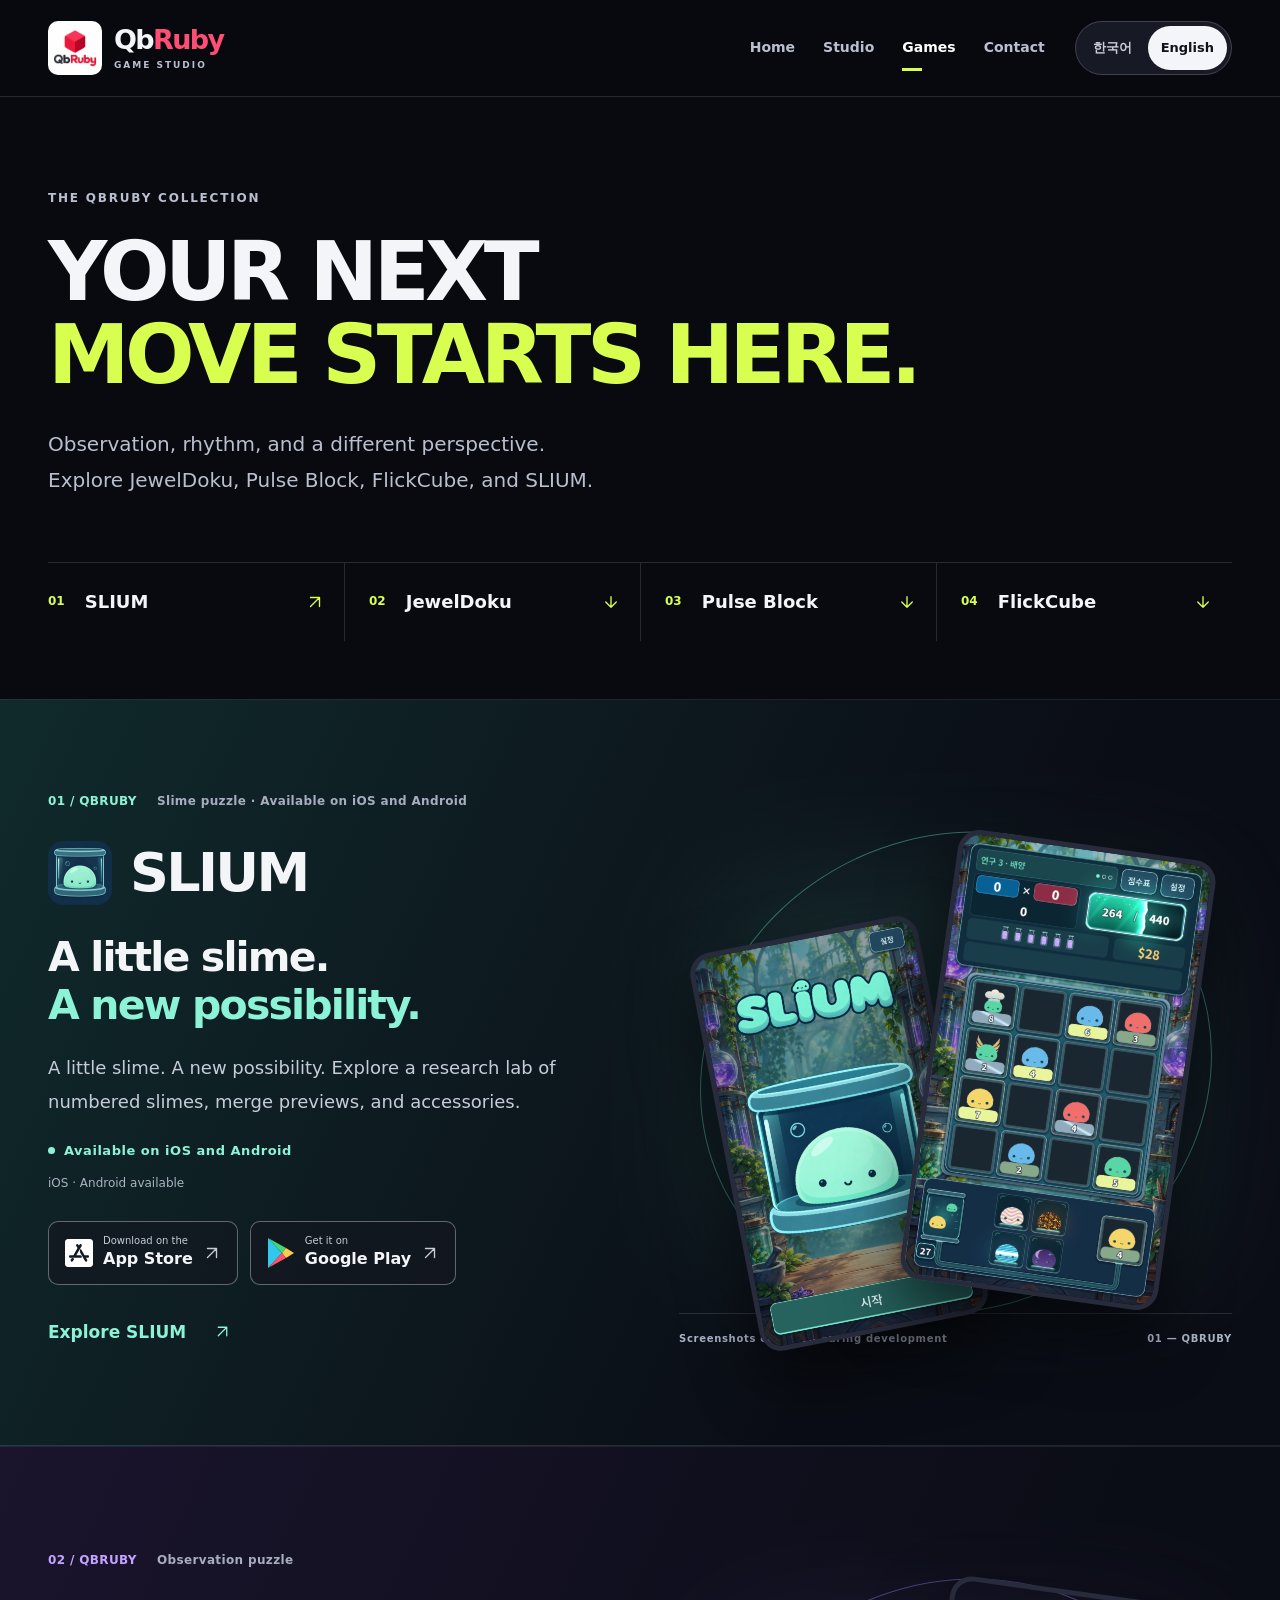
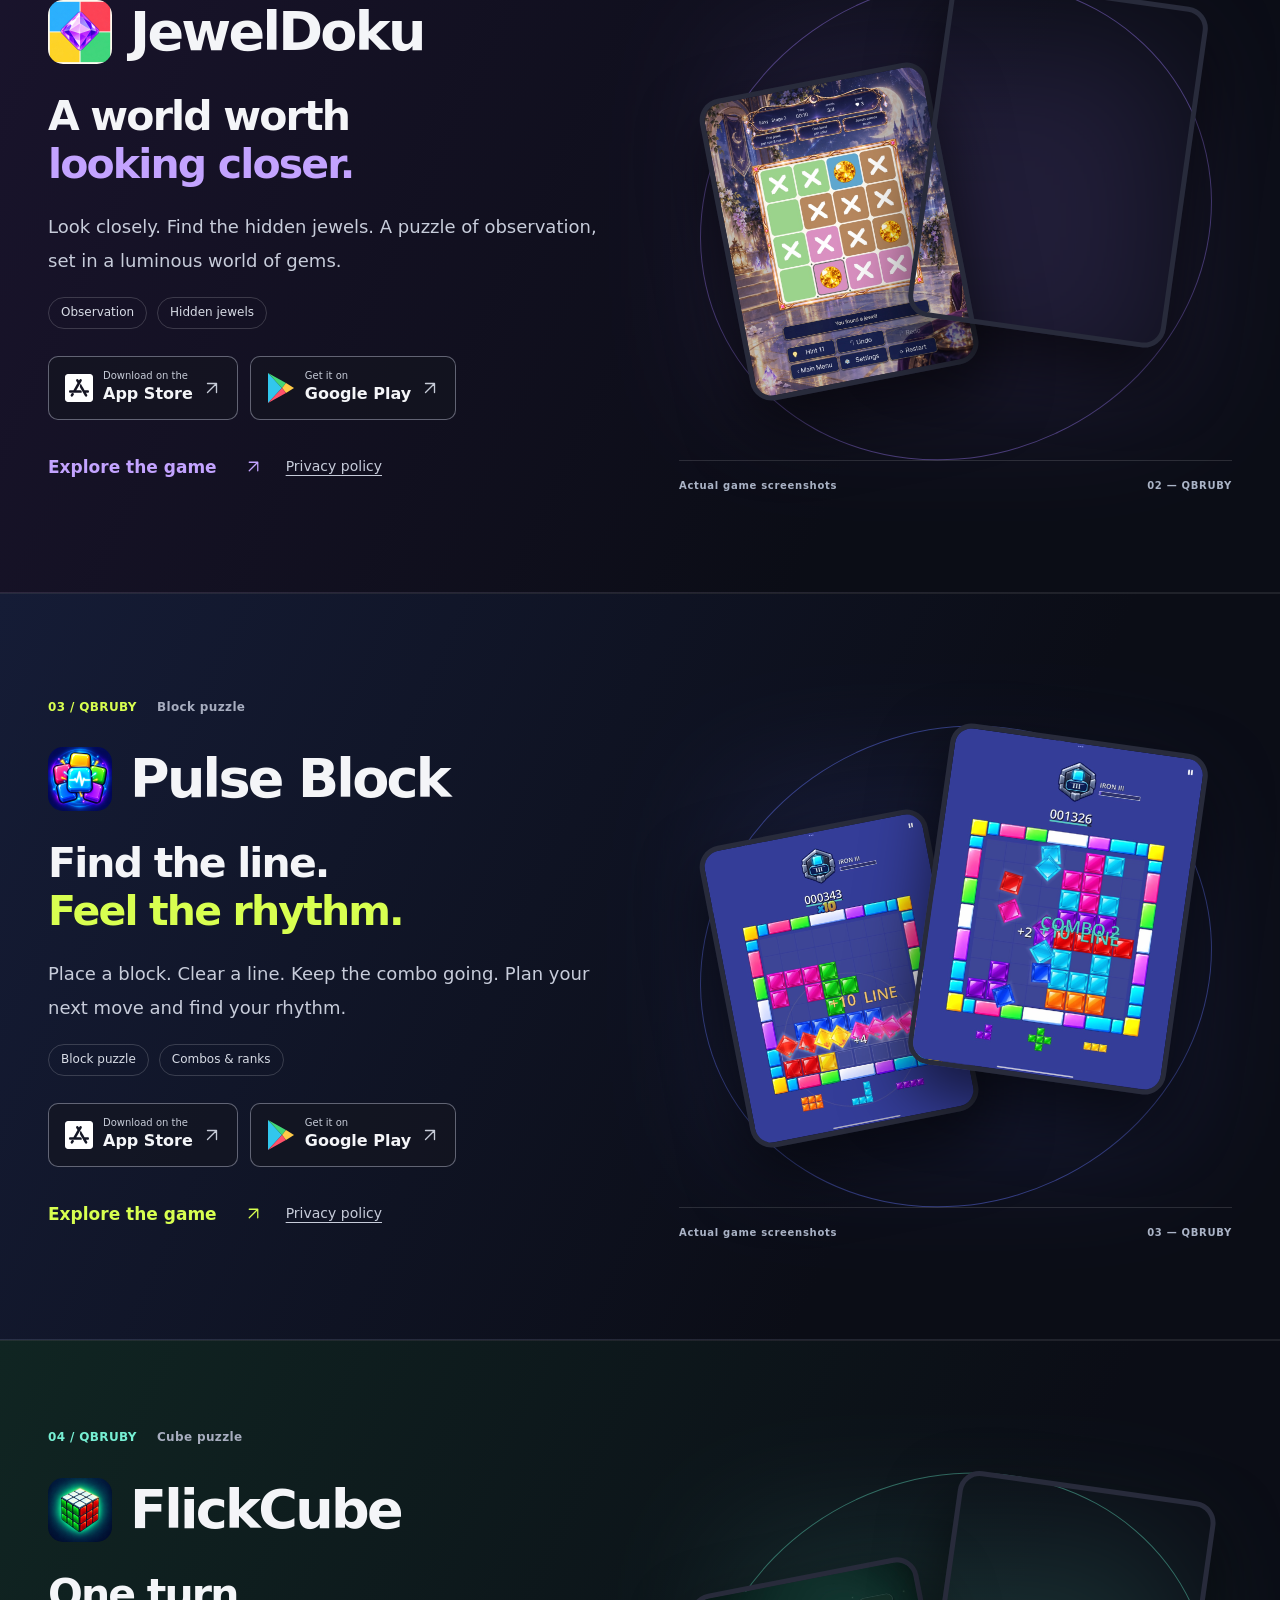
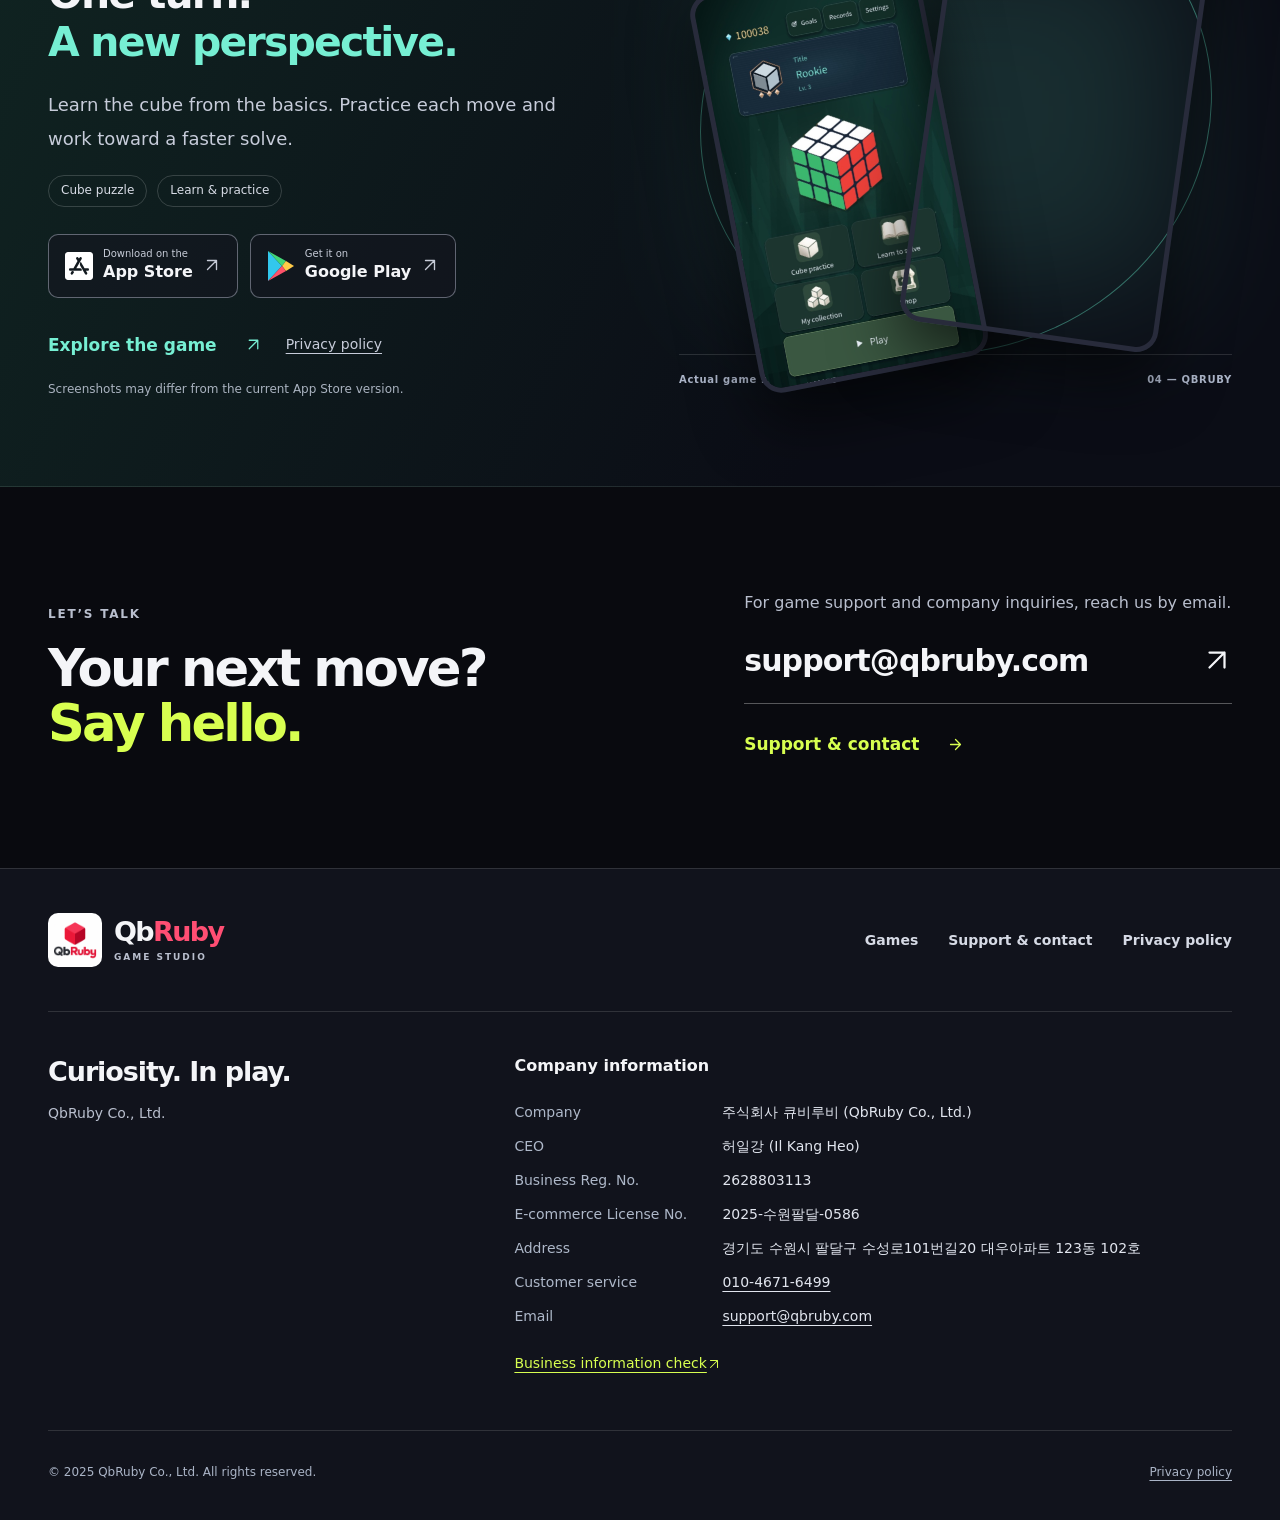
<file: apps.html>
<!doctype html><html lang="en"><head><meta charset="utf-8"><meta name="viewport" content="width=device-width,initial-scale=1"><title data-en="Games — QbRuby" data-ko="게임 — QbRuby" >Games — QbRuby</title><meta name="description" content="Discover JewelDoku, Pulse Block, FlickCube, and SLIUM by QbRuby. Game screenshots, release information, and support." data-en="Discover JewelDoku, Pulse Block, FlickCube, and SLIUM by QbRuby. Game screenshots, release information, and support." data-ko="큐비루비의 JewelDoku, Pulse Block, FlickCube와 SLIUM을 만나보세요. 게임 화면과 출시 정보를 안내합니다."><meta name="theme-color" content="#090a0f"><link rel="icon" href="images/web/qbruby-splash.jpeg" type="image/jpeg"><link rel="stylesheet" href="assets/site.css"><script src="assets/site.js" defer></script></head><body data-page="games"><a class="skip" href="#main" data-en="Skip to content" data-ko="본문으로 이동">Skip to content</a>
<header class="site-header"><div class="header-inner shell"><a class="brand" href="index.html#home" aria-label="QbRuby"><img src="images/web/qbruby-splash.jpeg" width="58" height="58" alt="QbRuby"><span>Qb<span class="ruby">Ruby</span><small>GAME STUDIO</small></span></a>
<nav class="main-nav" aria-label="Main navigation" data-aria-en="Main navigation" data-aria-ko="주 메뉴"><a data-en="Home" data-ko="홈" href="index.html#home">Home</a><a data-en="Studio" data-ko="스튜디오" href="index.html#about">Studio</a><a data-en="Games" data-ko="게임" href="apps.html" aria-current="page">Games</a><a data-en="Contact" data-ko="문의" href="contact.html">Contact</a></nav>
<div class="langs" role="group" aria-label="한국어 / English"><button id="ko" type="button" lang="ko" aria-pressed="false">한국어</button><button id="en" type="button" lang="en" aria-pressed="true">English</button></div>
</div></header><main id="main"><section class="page-hero shell" id="games"><p data-en="THE QBRUBY COLLECTION" data-ko="QbRuby 게임 컬렉션" class="eyebrow">THE QBRUBY COLLECTION</p><h1 data-en="YOUR NEXT&lt;br&gt;&lt;em&gt;MOVE STARTS HERE.&lt;/em&gt;" data-ko="마음이 가는&lt;br&gt;&lt;em&gt;게임을 골라보세요.&lt;/em&gt;" >YOUR NEXT<br><em>MOVE STARTS HERE.</em></h1><p data-en="Observation, rhythm, and a different perspective.&lt;br&gt;Explore JewelDoku, Pulse Block, FlickCube, and SLIUM." data-ko="관찰하는 즐거움, 플레이의 리듬, 새로운 시점.&lt;br&gt;JewelDoku, Pulse Block, FlickCube와 SLIUM을 만나보세요." class="page-lead">Observation, rhythm, and a different perspective.<br>Explore JewelDoku, Pulse Block, FlickCube, and SLIUM.</p><nav class="collection-nav collection-nav-four" aria-label="Game collection" data-aria-en="Game collection" data-aria-ko="게임 컬렉션"><a href="#slium"><span>01</span>SLIUM<span aria-hidden="true"><svg class="ui-arrow" width="24" height="24" viewBox="0 0 24 24" aria-hidden="true" focusable="false"><path d="M6 18 18 6M6 6h12v12"/></svg></span></a>
<a href="#jeweldoku"><span>02</span>JewelDoku<span aria-hidden="true"><svg class="ui-arrow" width="24" height="24" viewBox="0 0 24 24" aria-hidden="true" focusable="false"><path d="M12 5v14m-7-7 7 7 7-7"/></svg></span></a>
<a href="#pulse-block"><span>03</span>Pulse Block<span aria-hidden="true"><svg class="ui-arrow" width="24" height="24" viewBox="0 0 24 24" aria-hidden="true" focusable="false"><path d="M12 5v14m-7-7 7 7 7-7"/></svg></span></a>
<a href="#flickcube"><span>04</span>FlickCube<span aria-hidden="true"><svg class="ui-arrow" width="24" height="24" viewBox="0 0 24 24" aria-hidden="true" focusable="false"><path d="M12 5v14m-7-7 7 7 7-7"/></svg></span></a></nav></section><article class="game-chapter slium" id="slium"><div class="chapter-inner shell"><div class="chapter-copy"><div class="chapter-kicker"><span>01 / QBRUBY</span><span data-en="Slime puzzle · Available on iOS and Android" data-ko="슬라임 퍼즐 · iOS · Android 출시" >Slime puzzle · Available on iOS and Android</span></div><div class="game-name"><img src="images/web/slium/slium-icon.png" width="64" height="64" alt="" loading="lazy"><h3>SLIUM</h3></div><h4 data-en="A little slime.&lt;br&gt;&lt;em&gt;A new possibility.&lt;/em&gt;" data-ko="작은 슬라임,&lt;br&gt;&lt;em&gt;새로운 가능성.&lt;/em&gt;" class="chapter-line">A little slime.<br><em>A new possibility.</em></h4><p data-en="A little slime. A new possibility. Explore a research lab of numbered slimes, merge previews, and accessories." data-ko="작은 슬라임, 새로운 가능성. 숫자를 가진 슬라임과 합성 미리보기, 액세서리가 있는 연구실을 만나보세요." class="game-description">A little slime. A new possibility. Explore a research lab of numbered slimes, merge previews, and accessories.</p><p data-en="Available on iOS and Android" data-ko="iOS · Android 출시" class="slium-status">Available on iOS and Android</p><p data-en="iOS · Android available" data-ko="iOS · Android 출시" class="version-note">iOS · Android available</p><div class="stores"><a class="store-link" href="https://apps.apple.com/kr/app/slium/id6828465079" target="_blank" rel="noopener noreferrer" aria-label="Slium — App Store" data-aria-en="Slium — App Store, opens in a new tab" data-aria-ko="Slium — App Store, 새 탭에서 열림"><img src="assets/app-store.svg" width="28" height="32" alt=""><span><small data-en="Download on the" data-ko="다운로드" >Download on the</small><b>App Store</b></span><span aria-hidden="true"><svg class="ui-arrow" width="24" height="24" viewBox="0 0 24 24" aria-hidden="true" focusable="false"><path d="M6 18 18 6M6 6h12v12"/></svg></span></a><a class="store-link" href="https://play.google.com/store/apps/details?id=com.qbruby.slium" target="_blank" rel="noopener noreferrer" aria-label="Slium — Google Play" data-aria-en="Slium — Google Play, opens in a new tab" data-aria-ko="Slium — Google Play, 새 탭에서 열림"><img src="assets/google-play.svg" width="26" height="30" alt=""><span><small data-en="Get it on" data-ko="다운로드">Get it on</small><b>Google Play</b></span><span aria-hidden="true"><svg class="ui-arrow" width="24" height="24" viewBox="0 0 24 24" aria-hidden="true" focusable="false"><path d="M6 18 18 6M6 6h12v12"/></svg></span></a></div><div class="chapter-links"><a data-en="Explore SLIUM &lt;svg class=&quot;ui-arrow&quot; width=&quot;24&quot; height=&quot;24&quot; viewBox=&quot;0 0 24 24&quot; aria-hidden=&quot;true&quot; focusable=&quot;false&quot;&gt;&lt;path d=&quot;M6 18 18 6M6 6h12v12&quot;/&gt;&lt;/svg&gt;" data-ko="SLIUM 자세히 보기 &lt;svg class=&quot;ui-arrow&quot; width=&quot;24&quot; height=&quot;24&quot; viewBox=&quot;0 0 24 24&quot; aria-hidden=&quot;true&quot; focusable=&quot;false&quot;&gt;&lt;path d=&quot;M6 18 18 6M6 6h12v12&quot;/&gt;&lt;/svg&gt;" class="text-link slium-detail-link" href="slium.html">Explore SLIUM <svg class="ui-arrow" width="24" height="24" viewBox="0 0 24 24" aria-hidden="true" focusable="false"><path d="M6 18 18 6M6 6h12v12"/></svg></a></div></div><div class="chapter-art"><span class="art-orbit" aria-hidden="true"></span><a class="shot-link chapter-shot secondary" href="images/originals/slium/01-main-menu.png" data-gallery="slium" data-index="0" aria-label="SLIUM — Main menu" data-aria-en="SLIUM — Main menu, expand screenshot" data-aria-ko="SLIUM — 메인 메뉴, 스크린샷 크게 보기"><img src="images/web/slium/01-main-menu.jpg" width="720" height="1280" alt="SLIUM — Main menu" data-alt-en="SLIUM — Main menu" data-alt-ko="SLIUM — 메인 메뉴" loading="lazy" decoding="async"></a><a class="shot-link chapter-shot primary" href="images/originals/slium/02-gameplay.png" data-gallery="slium" data-index="1" aria-label="SLIUM — Slime board" data-aria-en="SLIUM — Slime board, expand screenshot" data-aria-ko="SLIUM — 슬라임 보드, 스크린샷 크게 보기"><img src="images/web/slium/02-gameplay.jpg" width="720" height="1280" alt="SLIUM — Slime board" data-alt-en="SLIUM — Slime board" data-alt-ko="SLIUM — 슬라임 보드" loading="lazy" decoding="async"></a><div class="art-caption"><span data-en="Screenshots captured during development" data-ko="개발 당시 촬영한 게임 화면" >Screenshots captured during development</span><span>01 — QBRUBY</span></div></div></div></article>
<article class="game-chapter jewel" id="jeweldoku"><div class="chapter-inner shell"><div class="chapter-copy"><div class="chapter-kicker"><span>02 / QBRUBY</span><span data-en="Observation puzzle" data-ko="관찰 퍼즐" >Observation puzzle</span></div><div class="game-name"><img src="images/web/jeweldoku_icon_ios1024.jpeg" width="64" height="64" alt="" loading="lazy"><h3>JewelDoku</h3></div><h4 data-en="A world worth&lt;br&gt;&lt;em&gt;looking closer.&lt;/em&gt;" data-ko="자세히 볼수록&lt;br&gt;&lt;em&gt;빛나는 세계.&lt;/em&gt;" class="chapter-line">A world worth<br><em>looking closer.</em></h4><p data-en="Look closely. Find the hidden jewels. A puzzle of observation, set in a luminous world of gems." data-ko="자세히 살펴보고 숨겨진 보석을 찾아보세요. 반짝이는 보석의 세계에서 관찰력을 발휘하는 퍼즐입니다." class="game-description">Look closely. Find the hidden jewels. A puzzle of observation, set in a luminous world of gems.</p><div class="tags"><span data-en="Observation" data-ko="관찰" >Observation</span><span data-en="Hidden jewels" data-ko="숨은 보석" >Hidden jewels</span></div><div class="stores"><a class="store-link" href="https://apps.apple.com/kr/app/jeweldoku-puzzle/id6812622909" target="_blank" rel="noopener noreferrer" aria-label="JewelDoku — App Store" data-aria-en="JewelDoku — App Store, opens in a new tab" data-aria-ko="JewelDoku — App Store, 새 탭에서 열림"><img src="assets/app-store.svg" width="28" height="32" alt=""><span><small data-en="Download on the" data-ko="다운로드" >Download on the</small><b>App Store</b></span><span aria-hidden="true"><svg class="ui-arrow" width="24" height="24" viewBox="0 0 24 24" aria-hidden="true" focusable="false"><path d="M6 18 18 6M6 6h12v12"/></svg></span></a><a class="store-link" href="https://play.google.com/store/apps/details?id=com.qbruby.jeweldoku" target="_blank" rel="noopener noreferrer" aria-label="JewelDoku — Google Play" data-aria-en="JewelDoku — Google Play, opens in a new tab" data-aria-ko="JewelDoku — Google Play, 새 탭에서 열림"><img src="assets/google-play.svg" width="26" height="30" alt=""><span><small data-en="Get it on" data-ko="다운로드" >Get it on</small><b>Google Play</b></span><span aria-hidden="true"><svg class="ui-arrow" width="24" height="24" viewBox="0 0 24 24" aria-hidden="true" focusable="false"><path d="M6 18 18 6M6 6h12v12"/></svg></span></a></div><div class="chapter-links"><a data-en="Explore the game &lt;span aria-hidden=&quot;true&quot;&gt;&lt;svg class=&quot;ui-arrow&quot; width=&quot;24&quot; height=&quot;24&quot; viewBox=&quot;0 0 24 24&quot; aria-hidden=&quot;true&quot; focusable=&quot;false&quot;&gt;&lt;path d=&quot;M6 18 18 6M6 6h12v12&quot;/&gt;&lt;/svg&gt;&lt;/span&gt;" data-ko="게임 자세히 보기 &lt;span aria-hidden=&quot;true&quot;&gt;&lt;svg class=&quot;ui-arrow&quot; width=&quot;24&quot; height=&quot;24&quot; viewBox=&quot;0 0 24 24&quot; aria-hidden=&quot;true&quot; focusable=&quot;false&quot;&gt;&lt;path d=&quot;M6 18 18 6M6 6h12v12&quot;/&gt;&lt;/svg&gt;&lt;/span&gt;" class="text-link" href="jeweldoku.html">Explore the game <span aria-hidden="true"><svg class="ui-arrow" width="24" height="24" viewBox="0 0 24 24" aria-hidden="true" focusable="false"><path d="M6 18 18 6M6 6h12v12"/></svg></span></a><a data-en="Privacy policy" data-ko="개인정보처리방침" class="policy-link" href="privacy/jeweldoku.html" data-policy="privacy/jeweldoku.html">Privacy policy</a></div></div><div class="chapter-art"><span class="art-orbit" aria-hidden="true"></span><a class="shot-link chapter-shot secondary" href="images/originals/JewelDoku3.jpeg" data-gallery="jeweldoku" data-index="2" aria-label="JewelDoku — Jewels found" data-aria-en="JewelDoku — Jewels found, expand screenshot" data-aria-ko="JewelDoku — 보석 발견, 스크린샷 크게 보기"><img src="images/web/JewelDoku3.jpeg" width="824" height="1100" alt="JewelDoku — Jewels found" data-alt-en="JewelDoku — Jewels found" data-alt-ko="JewelDoku — 보석 발견" loading="lazy" decoding="async"></a><a class="shot-link chapter-shot primary" href="images/originals/JewelDoku4.jpeg" data-gallery="jeweldoku" data-index="3" aria-label="JewelDoku — Puzzle regions" data-aria-en="JewelDoku — Puzzle regions, expand screenshot" data-aria-ko="JewelDoku — 퍼즐 영역, 스크린샷 크게 보기"><img src="images/web/JewelDoku4.jpeg" width="824" height="1100" alt="JewelDoku — Puzzle regions" data-alt-en="JewelDoku — Puzzle regions" data-alt-ko="JewelDoku — 퍼즐 영역" loading="lazy" decoding="async"></a><div class="art-caption"><span data-en="Actual game screenshots" data-ko="실제 게임 스크린샷" >Actual game screenshots</span><span>02 — QBRUBY</span></div></div></div></article>
<article class="game-chapter pulse" id="pulse-block"><div class="chapter-inner shell"><div class="chapter-copy"><div class="chapter-kicker"><span>03 / QBRUBY</span><span data-en="Block puzzle" data-ko="블록 퍼즐" >Block puzzle</span></div><div class="game-name"><img src="images/web/pulse_block_app_icon_1024x1024.jpeg" width="64" height="64" alt="" loading="lazy"><h3>Pulse Block</h3></div><h4 data-en="Find the line.&lt;br&gt;&lt;em&gt;Feel the rhythm.&lt;/em&gt;" data-ko="라인을 완성하고,&lt;br&gt;&lt;em&gt;리듬을 찾으세요.&lt;/em&gt;" class="chapter-line">Find the line.<br><em>Feel the rhythm.</em></h4><p data-en="Place a block. Clear a line. Keep the combo going. Plan your next move and find your rhythm." data-ko="블록을 놓고, 라인을 지우고, 콤보를 이어가세요. 다음 수를 계획하며 나만의 플레이 리듬을 찾아보세요." class="game-description">Place a block. Clear a line. Keep the combo going. Plan your next move and find your rhythm.</p><div class="tags"><span data-en="Block puzzle" data-ko="블록 퍼즐" >Block puzzle</span><span data-en="Combos &amp; ranks" data-ko="콤보와 랭크" >Combos & ranks</span></div><div class="stores"><a class="store-link" href="https://apps.apple.com/kr/app/pulse-block/id6808036622" target="_blank" rel="noopener noreferrer" aria-label="Pulse Block — App Store" data-aria-en="Pulse Block — App Store, opens in a new tab" data-aria-ko="Pulse Block — App Store, 새 탭에서 열림"><img src="assets/app-store.svg" width="28" height="32" alt=""><span><small data-en="Download on the" data-ko="다운로드" >Download on the</small><b>App Store</b></span><span aria-hidden="true"><svg class="ui-arrow" width="24" height="24" viewBox="0 0 24 24" aria-hidden="true" focusable="false"><path d="M6 18 18 6M6 6h12v12"/></svg></span></a><a class="store-link" href="https://play.google.com/store/apps/details?id=com.hik.blockbomb" target="_blank" rel="noopener noreferrer" aria-label="Pulse Block — Google Play" data-aria-en="Pulse Block — Google Play, opens in a new tab" data-aria-ko="Pulse Block — Google Play, 새 탭에서 열림"><img src="assets/google-play.svg" width="26" height="30" alt=""><span><small data-en="Get it on" data-ko="다운로드" >Get it on</small><b>Google Play</b></span><span aria-hidden="true"><svg class="ui-arrow" width="24" height="24" viewBox="0 0 24 24" aria-hidden="true" focusable="false"><path d="M6 18 18 6M6 6h12v12"/></svg></span></a></div><div class="chapter-links"><a data-en="Explore the game &lt;span aria-hidden=&quot;true&quot;&gt;&lt;svg class=&quot;ui-arrow&quot; width=&quot;24&quot; height=&quot;24&quot; viewBox=&quot;0 0 24 24&quot; aria-hidden=&quot;true&quot; focusable=&quot;false&quot;&gt;&lt;path d=&quot;M6 18 18 6M6 6h12v12&quot;/&gt;&lt;/svg&gt;&lt;/span&gt;" data-ko="게임 자세히 보기 &lt;span aria-hidden=&quot;true&quot;&gt;&lt;svg class=&quot;ui-arrow&quot; width=&quot;24&quot; height=&quot;24&quot; viewBox=&quot;0 0 24 24&quot; aria-hidden=&quot;true&quot; focusable=&quot;false&quot;&gt;&lt;path d=&quot;M6 18 18 6M6 6h12v12&quot;/&gt;&lt;/svg&gt;&lt;/span&gt;" class="text-link" href="pulse-block.html">Explore the game <span aria-hidden="true"><svg class="ui-arrow" width="24" height="24" viewBox="0 0 24 24" aria-hidden="true" focusable="false"><path d="M6 18 18 6M6 6h12v12"/></svg></span></a><a data-en="Privacy policy" data-ko="개인정보처리방침" class="policy-link" href="privacy.html" data-policy="privacy.html">Privacy policy</a></div></div><div class="chapter-art"><span class="art-orbit" aria-hidden="true"></span><a class="shot-link chapter-shot secondary" href="images/originals/PulseBlock3.jpeg" data-gallery="pulse-block" data-index="2" aria-label="Pulse Block — Line clear" data-aria-en="Pulse Block — Line clear, expand screenshot" data-aria-ko="Pulse Block — 라인 클리어, 스크린샷 크게 보기"><img src="images/web/PulseBlock3.jpeg" width="824" height="1100" alt="Pulse Block — Line clear" data-alt-en="Pulse Block — Line clear" data-alt-ko="Pulse Block — 라인 클리어" loading="lazy" decoding="async"></a><a class="shot-link chapter-shot primary" href="images/originals/PulseBlock4.jpeg" data-gallery="pulse-block" data-index="3" aria-label="Pulse Block — Combo" data-aria-en="Pulse Block — Combo, expand screenshot" data-aria-ko="Pulse Block — 콤보, 스크린샷 크게 보기"><img src="images/web/PulseBlock4.jpeg" width="824" height="1100" alt="Pulse Block — Combo" data-alt-en="Pulse Block — Combo" data-alt-ko="Pulse Block — 콤보" loading="lazy" decoding="async"></a><div class="art-caption"><span data-en="Actual game screenshots" data-ko="실제 게임 스크린샷" >Actual game screenshots</span><span>03 — QBRUBY</span></div></div></div></article>
<article class="game-chapter flick" id="flickcube"><span id="cube-project" class="anchor-marker"></span><div class="chapter-inner shell"><div class="chapter-copy"><div class="chapter-kicker"><span>04 / QBRUBY</span><span data-en="Cube puzzle" data-ko="큐브 퍼즐" >Cube puzzle</span></div><div class="game-name"><img src="images/web/flickcube.jpeg" width="64" height="64" alt="" loading="lazy"><h3>FlickCube</h3></div><h4 data-en="One turn.&lt;br&gt;&lt;em&gt;A new perspective.&lt;/em&gt;" data-ko="한 번의 움직임,&lt;br&gt;&lt;em&gt;새로운 시점.&lt;/em&gt;" class="chapter-line">One turn.<br><em>A new perspective.</em></h4><p data-en="Learn the cube from the basics. Practice each move and work toward a faster solve." data-ko="큐브의 기초부터 차근차근 배워보세요. 움직임을 연습하며 더 빠른 완성에 도전하는 큐브 퍼즐입니다." class="game-description">Learn the cube from the basics. Practice each move and work toward a faster solve.</p><div class="tags"><span data-en="Cube puzzle" data-ko="큐브 퍼즐" >Cube puzzle</span><span data-en="Learn &amp; practice" data-ko="배우고 연습하기" >Learn & practice</span></div><div class="stores"><a class="store-link" href="https://apps.apple.com/kr/app/flickcube-by-qbruby/id6756644246" target="_blank" rel="noopener noreferrer" aria-label="FlickCube — App Store" data-aria-en="FlickCube — App Store, opens in a new tab" data-aria-ko="FlickCube — App Store, 새 탭에서 열림"><img src="assets/app-store.svg" width="28" height="32" alt=""><span><small data-en="Download on the" data-ko="다운로드" >Download on the</small><b>App Store</b></span><span aria-hidden="true"><svg class="ui-arrow" width="24" height="24" viewBox="0 0 24 24" aria-hidden="true" focusable="false"><path d="M6 18 18 6M6 6h12v12"/></svg></span></a><a class="store-link" href="https://play.google.com/store/apps/details?id=com.qbruby.flickcube" target="_blank" rel="noopener noreferrer" aria-label="FlickCube — Google Play" data-aria-en="FlickCube — Google Play, opens in a new tab" data-aria-ko="FlickCube — Google Play, 새 탭에서 열림"><img src="assets/google-play.svg" width="26" height="30" alt=""><span><small data-en="Get it on" data-ko="다운로드" >Get it on</small><b>Google Play</b></span><span aria-hidden="true"><svg class="ui-arrow" width="24" height="24" viewBox="0 0 24 24" aria-hidden="true" focusable="false"><path d="M6 18 18 6M6 6h12v12"/></svg></span></a></div><div class="chapter-links"><a data-en="Explore the game &lt;span aria-hidden=&quot;true&quot;&gt;&lt;svg class=&quot;ui-arrow&quot; width=&quot;24&quot; height=&quot;24&quot; viewBox=&quot;0 0 24 24&quot; aria-hidden=&quot;true&quot; focusable=&quot;false&quot;&gt;&lt;path d=&quot;M6 18 18 6M6 6h12v12&quot;/&gt;&lt;/svg&gt;&lt;/span&gt;" data-ko="게임 자세히 보기 &lt;span aria-hidden=&quot;true&quot;&gt;&lt;svg class=&quot;ui-arrow&quot; width=&quot;24&quot; height=&quot;24&quot; viewBox=&quot;0 0 24 24&quot; aria-hidden=&quot;true&quot; focusable=&quot;false&quot;&gt;&lt;path d=&quot;M6 18 18 6M6 6h12v12&quot;/&gt;&lt;/svg&gt;&lt;/span&gt;" class="text-link" href="flickcube.html">Explore the game <span aria-hidden="true"><svg class="ui-arrow" width="24" height="24" viewBox="0 0 24 24" aria-hidden="true" focusable="false"><path d="M6 18 18 6M6 6h12v12"/></svg></span></a><a data-en="Privacy policy" data-ko="개인정보처리방침" class="policy-link" href="privacy/flickcube.html" data-policy="privacy/flickcube.html">Privacy policy</a></div><p data-en="Screenshots may differ from the current App Store version." data-ko="스크린샷과 현재 App Store 버전의 화면은 다를 수 있습니다." class="version-note">Screenshots may differ from the current App Store version.</p></div><div class="chapter-art"><span class="art-orbit" aria-hidden="true"></span><a class="shot-link chapter-shot secondary" href="images/originals/cube_01-main-menu.jpeg" data-gallery="flickcube" data-index="0" aria-label="FlickCube — Main menu" data-aria-en="FlickCube — Main menu, expand screenshot" data-aria-ko="FlickCube — 메인 메뉴, 스크린샷 크게 보기"><img src="images/web/cube_01-main-menu.jpeg" width="618" height="1100" alt="FlickCube — Main menu" data-alt-en="FlickCube — Main menu" data-alt-ko="FlickCube — 메인 메뉴" loading="lazy" decoding="async"></a><a class="shot-link chapter-shot primary" href="images/originals/cube_02-cube-play.jpeg" data-gallery="flickcube" data-index="1" aria-label="FlickCube — Cube play" data-aria-en="FlickCube — Cube play, expand screenshot" data-aria-ko="FlickCube — 큐브 플레이, 스크린샷 크게 보기"><img src="images/web/cube_02-cube-play.jpeg" width="618" height="1100" alt="FlickCube — Cube play" data-alt-en="FlickCube — Cube play" data-alt-ko="FlickCube — 큐브 플레이" loading="lazy" decoding="async"></a><div class="art-caption"><span data-en="Actual game screenshots" data-ko="실제 게임 스크린샷" >Actual game screenshots</span><span>04 — QBRUBY</span></div></div></div></article><section class="contact-band shell" id="contact"><div><p data-en="LET’S TALK" data-ko="큐비루비에 문의하기" class="eyebrow">LET’S TALK</p><h2 data-en="Your next move?&lt;br&gt;&lt;em&gt;Say hello.&lt;/em&gt;" data-ko="궁금한 점이 있다면,&lt;br&gt;&lt;em&gt;이야기해 주세요.&lt;/em&gt;" >Your next move?<br><em>Say hello.</em></h2></div><div><p data-en="For game support and company inquiries, reach us by email." data-ko="게임 이용 문의와 회사 관련 문의는 이메일로 보내 주세요." >For game support and company inquiries, reach us by email.</p><a class="contact-email" href="mailto:support@qbruby.com">support@qbruby.com <span aria-hidden="true"><svg class="ui-arrow" width="24" height="24" viewBox="0 0 24 24" aria-hidden="true" focusable="false"><path d="M6 18 18 6M6 6h12v12"/></svg></span></a><a data-en="Support &amp; contact &lt;svg class=&quot;ui-arrow&quot; width=&quot;24&quot; height=&quot;24&quot; viewBox=&quot;0 0 24 24&quot; aria-hidden=&quot;true&quot; focusable=&quot;false&quot;&gt;&lt;path d=&quot;M5 12h14m-7-7 7 7-7 7&quot;/&gt;&lt;/svg&gt;" data-ko="고객지원 · 문의 &lt;svg class=&quot;ui-arrow&quot; width=&quot;24&quot; height=&quot;24&quot; viewBox=&quot;0 0 24 24&quot; aria-hidden=&quot;true&quot; focusable=&quot;false&quot;&gt;&lt;path d=&quot;M5 12h14m-7-7 7 7-7 7&quot;/&gt;&lt;/svg&gt;" href="contact.html" class="text-link">Support & contact <svg class="ui-arrow" width="24" height="24" viewBox="0 0 24 24" aria-hidden="true" focusable="false"><path d="M5 12h14m-7-7 7 7-7 7"/></svg></a></div></section></main><footer class="site-footer"><div class="shell">
<div class="footer-top"><a class="brand" href="index.html#home" aria-label="QbRuby"><img src="images/web/qbruby-splash.jpeg" width="58" height="58" alt="QbRuby"><span>Qb<span class="ruby">Ruby</span><small>GAME STUDIO</small></span></a><nav class="footer-nav" aria-label="Footer navigation" data-aria-en="Footer navigation" data-aria-ko="푸터 메뉴">
<a data-en="Games" data-ko="게임" href="apps.html">Games</a><a data-en="Support &amp; contact" data-ko="고객지원 · 문의" href="contact.html">Support & contact</a><a data-en="Privacy policy" data-ko="개인정보처리방침" href="privacy.html" data-policy="privacy.html">Privacy policy</a>
</nav></div><div class="footer-info"><div class="footer-note"><p data-en="Curiosity. In play." data-ko="호기심을 플레이로." class="footer-motto">Curiosity. In play.</p><p data-en="QbRuby Co., Ltd." data-ko="주식회사 큐비루비" class="muted">QbRuby Co., Ltd.</p></div>
<section class="company-info" aria-labelledby="company-title"><h2 data-en="Company information" data-ko="회사 정보" id="company-title">Company information</h2>
<dl><div class="company-row"><dt data-en="Company" data-ko="회사명" >Company</dt><dd>주식회사 큐비루비 (QbRuby Co., Ltd.)</dd></div><div class="company-row"><dt data-en="CEO" data-ko="대표자" >CEO</dt><dd>허일강 (Il Kang Heo)</dd></div><div class="company-row"><dt data-en="Business Reg. No." data-ko="사업자등록번호" >Business Reg. No.</dt><dd>2628803113</dd></div><div class="company-row"><dt data-en="E-commerce License No." data-ko="통신판매업 신고번호" >E-commerce License No.</dt><dd>2025-수원팔달-0586</dd></div><div class="company-row"><dt data-en="Address" data-ko="사업장 주소" >Address</dt><dd>경기도 수원시 팔달구 수성로101번길20 대우아파트 123동 102호</dd></div><div class="company-row"><dt data-en="Customer service" data-ko="고객센터 전화" >Customer service</dt><dd><a href="tel:01046716499">010-4671-6499</a></dd></div><div class="company-row"><dt data-en="Email" data-ko="이메일" >Email</dt><dd><a href="mailto:support@qbruby.com">support@qbruby.com</a></dd></div></dl><a data-en="Business information check &lt;svg class=&quot;ui-arrow&quot; width=&quot;24&quot; height=&quot;24&quot; viewBox=&quot;0 0 24 24&quot; aria-hidden=&quot;true&quot; focusable=&quot;false&quot;&gt;&lt;path d=&quot;M6 18 18 6M6 6h12v12&quot;/&gt;&lt;/svg&gt;" data-ko="사업자정보확인 &lt;svg class=&quot;ui-arrow&quot; width=&quot;24&quot; height=&quot;24&quot; viewBox=&quot;0 0 24 24&quot; aria-hidden=&quot;true&quot; focusable=&quot;false&quot;&gt;&lt;path d=&quot;M6 18 18 6M6 6h12v12&quot;/&gt;&lt;/svg&gt;" class="business-check" href="https://www.ftc.go.kr/bizCommPop.do?wrkr_no=2628803113" target="_blank" rel="noopener noreferrer">Business information check <svg class="ui-arrow" width="24" height="24" viewBox="0 0 24 24" aria-hidden="true" focusable="false"><path d="M6 18 18 6M6 6h12v12"/></svg></a></section></div>
<div class="legal"><span data-en="© 2025 QbRuby Co., Ltd. All rights reserved." data-ko="© 2025 QbRuby Co., Ltd. 모든 권리 보유." >© 2025 QbRuby Co., Ltd. All rights reserved.</span>
<a data-en="Privacy policy" data-ko="개인정보처리방침" href="privacy.html" data-policy="privacy.html">Privacy policy</a></div>
</div></footer><dialog id="gallery-dialog" class="lightbox" aria-labelledby="gallery-title"><div class="lightbox-top"><h2 id="gallery-title">Screenshots</h2><button id="gallery-close" type="button" aria-label="Close gallery" data-aria-en="Close gallery" data-aria-ko="갤러리 닫기">×</button></div><div class="lightbox-stage"><button id="gallery-prev" type="button" aria-label="Previous screenshot" data-aria-en="Previous screenshot" data-aria-ko="이전 스크린샷"><svg class="ui-arrow" width="24" height="24" viewBox="0 0 24 24" aria-hidden="true" focusable="false"><path d="M19 12H5m7-7-7 7 7 7"/></svg></button><img id="gallery-image" alt=""><button id="gallery-next" type="button" aria-label="Next screenshot" data-aria-en="Next screenshot" data-aria-ko="다음 스크린샷"><svg class="ui-arrow" width="24" height="24" viewBox="0 0 24 24" aria-hidden="true" focusable="false"><path d="M5 12h14m-7-7 7 7-7 7"/></svg></button></div><p id="gallery-caption" aria-live="polite"></p></dialog></body></html>
</file>
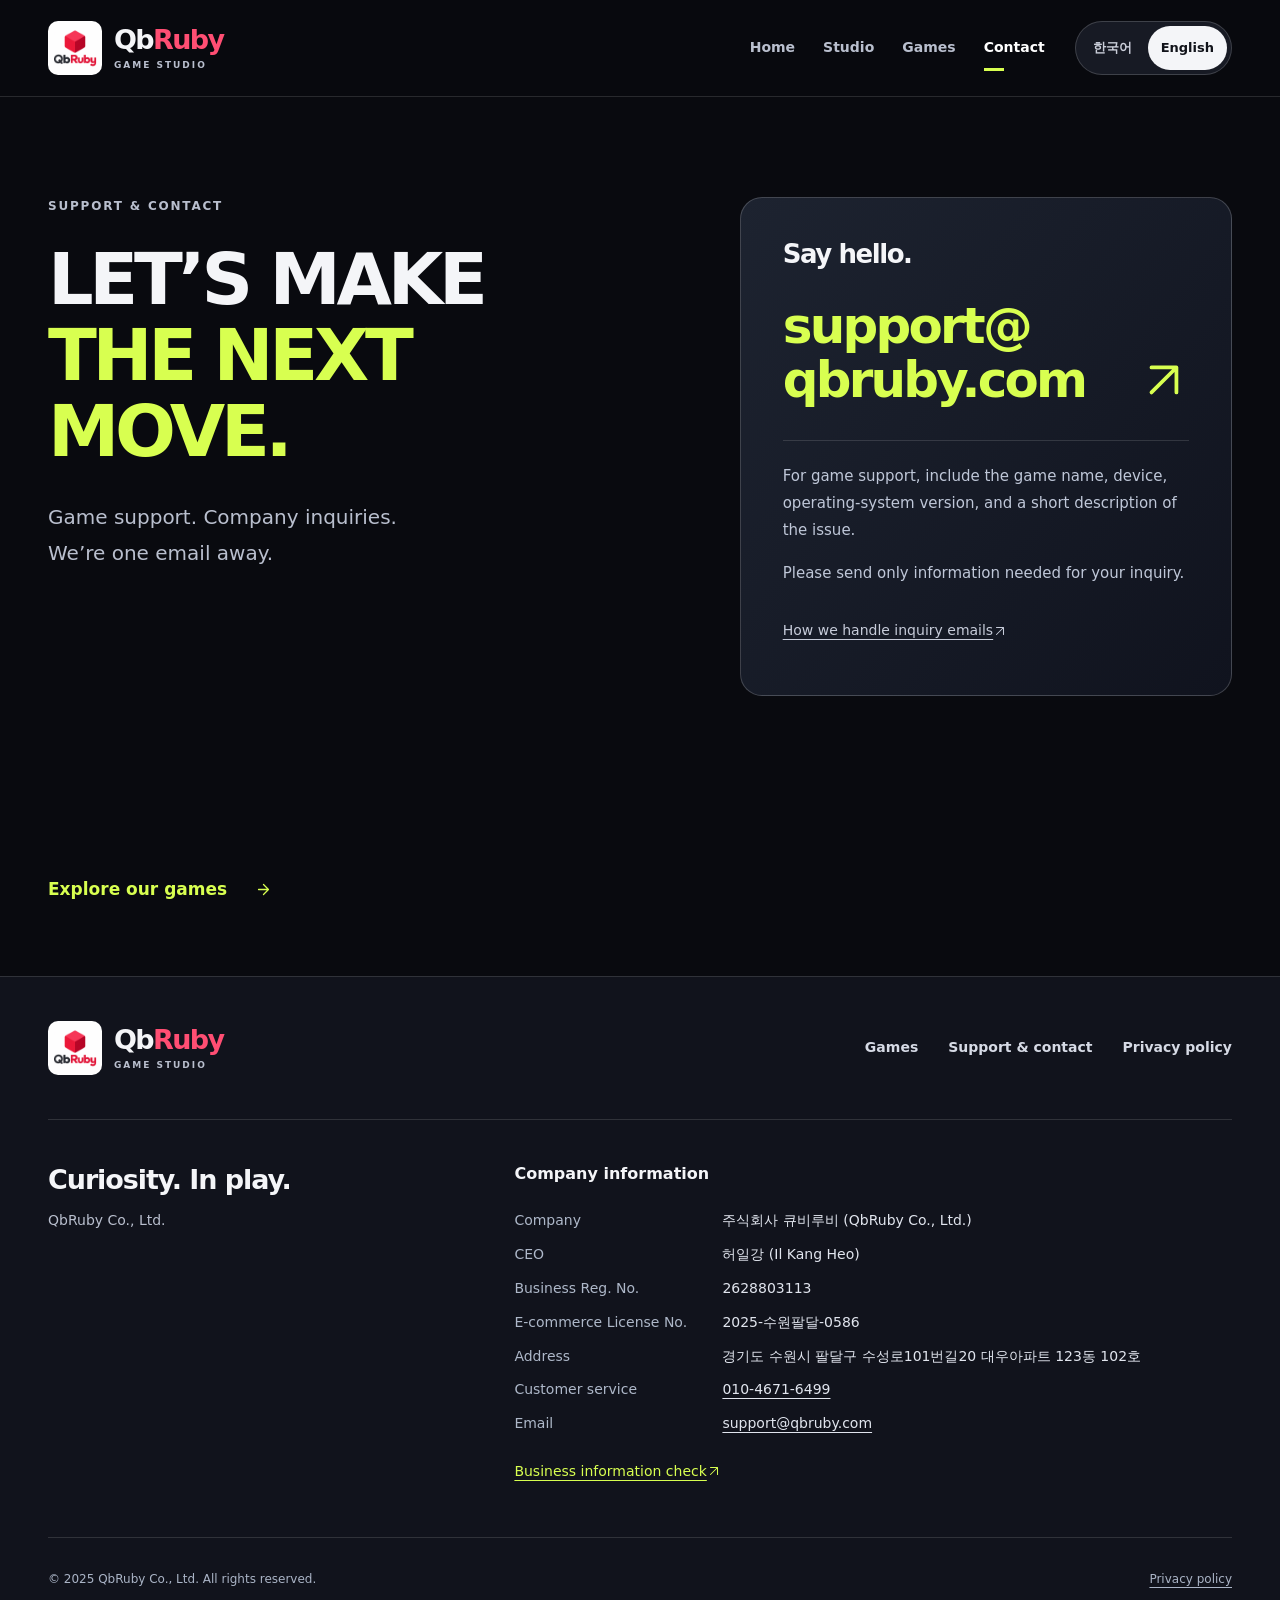
<file: contact.html>
<!doctype html><html lang="en"><head><meta charset="utf-8"><meta name="viewport" content="width=device-width,initial-scale=1"><title data-en="Support &amp; Contact — QbRuby" data-ko="고객지원 · 문의 — QbRuby" >Support & Contact — QbRuby</title><meta name="description" content="Discover JewelDoku, Pulse Block, and FlickCube by QbRuby. Game screenshots, official store links, and support." data-en="Discover JewelDoku, Pulse Block, and FlickCube by QbRuby. Game screenshots, official store links, and support." data-ko="큐비루비의 JewelDoku, Pulse Block, FlickCube를 만나보세요. 실제 게임 스크린샷, 공식 스토어 링크와 고객지원을 안내합니다."><meta name="theme-color" content="#090a0f"><link rel="icon" href="images/web/qbruby-splash.jpeg" type="image/jpeg"><link rel="stylesheet" href="assets/site.css"><script src="assets/site.js" defer></script></head><body data-page="contact"><a class="skip" href="#main" data-en="Skip to content" data-ko="본문으로 이동">Skip to content</a>
<header class="site-header"><div class="header-inner shell"><a class="brand" href="index.html#home" aria-label="QbRuby"><img src="images/web/qbruby-splash.jpeg" width="58" height="58" alt="QbRuby"><span>Qb<span class="ruby">Ruby</span><small>GAME STUDIO</small></span></a>
<nav class="main-nav" aria-label="Main navigation" data-aria-en="Main navigation" data-aria-ko="주 메뉴"><a data-en="Home" data-ko="홈" href="index.html#home">Home</a><a data-en="Studio" data-ko="스튜디오" href="index.html#about">Studio</a><a data-en="Games" data-ko="게임" href="apps.html">Games</a><a data-en="Contact" data-ko="문의" href="contact.html" aria-current="page">Contact</a></nav>
<div class="langs" role="group" aria-label="한국어 / English"><button id="ko" type="button" lang="ko" aria-pressed="false">한국어</button><button id="en" type="button" lang="en" aria-pressed="true">English</button></div>
</div></header><main id="main"><section class="contact-page shell" id="contact"><div><p data-en="SUPPORT &amp; CONTACT" data-ko="고객지원 · 문의" class="eyebrow">SUPPORT & CONTACT</p><h1 data-en="LET’S MAKE&lt;br&gt;&lt;em&gt;THE NEXT MOVE.&lt;/em&gt;" data-ko="다음 이야기를&lt;br&gt;&lt;em&gt;들려주세요.&lt;/em&gt;" >LET’S MAKE<br><em>THE NEXT MOVE.</em></h1><p data-en="Game support. Company inquiries.&lt;br&gt;We’re one email away." data-ko="게임 이용 문의부터 회사 관련 문의까지.&lt;br&gt;이메일로 이야기해 주세요." class="page-lead">Game support. Company inquiries.<br>We’re one email away.</p></div><div class="contact-panel"><h2 data-en="Say hello." data-ko="큐비루비에 문의하기" >Say hello.</h2><a class="big-email" href="mailto:support@qbruby.com">support@<br>qbruby.com <span aria-hidden="true"><svg class="ui-arrow" width="24" height="24" viewBox="0 0 24 24" aria-hidden="true" focusable="false"><path d="M6 18 18 6M6 6h12v12"/></svg></span></a><div class="contact-guidance"><p data-en="For game support, include the game name, device, operating-system version, and a short description of the issue." data-ko="게임 이용 문의 시 게임 이름, 사용 기기, 운영체제 버전과 문의 내용을 알려 주세요." >For game support, include the game name, device, operating-system version, and a short description of the issue.</p><p data-en="Please send only information needed for your inquiry." data-ko="문의에 필요한 정보만 보내 주세요." >Please send only information needed for your inquiry.</p></div><a data-en="How we handle inquiry emails &lt;svg class=&quot;ui-arrow&quot; width=&quot;24&quot; height=&quot;24&quot; viewBox=&quot;0 0 24 24&quot; aria-hidden=&quot;true&quot; focusable=&quot;false&quot;&gt;&lt;path d=&quot;M6 18 18 6M6 6h12v12&quot;/&gt;&lt;/svg&gt;" data-ko="문의 이메일 개인정보 처리 안내 &lt;svg class=&quot;ui-arrow&quot; width=&quot;24&quot; height=&quot;24&quot; viewBox=&quot;0 0 24 24&quot; aria-hidden=&quot;true&quot; focusable=&quot;false&quot;&gt;&lt;path d=&quot;M6 18 18 6M6 6h12v12&quot;/&gt;&lt;/svg&gt;" class="policy-link" href="privacy.html" data-policy="privacy.html">How we handle inquiry emails <svg class="ui-arrow" width="24" height="24" viewBox="0 0 24 24" aria-hidden="true" focusable="false"><path d="M6 18 18 6M6 6h12v12"/></svg></a></div></section><div class="contact-bottom shell"><a data-en="Explore our games &lt;svg class=&quot;ui-arrow&quot; width=&quot;24&quot; height=&quot;24&quot; viewBox=&quot;0 0 24 24&quot; aria-hidden=&quot;true&quot; focusable=&quot;false&quot;&gt;&lt;path d=&quot;M5 12h14m-7-7 7 7-7 7&quot;/&gt;&lt;/svg&gt;" data-ko="큐비루비 게임 둘러보기 &lt;svg class=&quot;ui-arrow&quot; width=&quot;24&quot; height=&quot;24&quot; viewBox=&quot;0 0 24 24&quot; aria-hidden=&quot;true&quot; focusable=&quot;false&quot;&gt;&lt;path d=&quot;M5 12h14m-7-7 7 7-7 7&quot;/&gt;&lt;/svg&gt;" class="text-link" href="apps.html">Explore our games <svg class="ui-arrow" width="24" height="24" viewBox="0 0 24 24" aria-hidden="true" focusable="false"><path d="M5 12h14m-7-7 7 7-7 7"/></svg></a></div></main><footer class="site-footer"><div class="shell">
<div class="footer-top"><a class="brand" href="index.html#home" aria-label="QbRuby"><img src="images/web/qbruby-splash.jpeg" width="58" height="58" alt="QbRuby"><span>Qb<span class="ruby">Ruby</span><small>GAME STUDIO</small></span></a><nav class="footer-nav" aria-label="Footer navigation" data-aria-en="Footer navigation" data-aria-ko="푸터 메뉴">
<a data-en="Games" data-ko="게임" href="apps.html">Games</a><a data-en="Support &amp; contact" data-ko="고객지원 · 문의" href="contact.html">Support & contact</a><a data-en="Privacy policy" data-ko="개인정보처리방침" href="privacy.html" data-policy="privacy.html">Privacy policy</a>
</nav></div><div class="footer-info"><div class="footer-note"><p data-en="Curiosity. In play." data-ko="호기심을 플레이로." class="footer-motto">Curiosity. In play.</p><p data-en="QbRuby Co., Ltd." data-ko="주식회사 큐비루비" class="muted">QbRuby Co., Ltd.</p></div>
<section class="company-info" aria-labelledby="company-title"><h2 data-en="Company information" data-ko="회사 정보" id="company-title">Company information</h2>
<dl><div class="company-row"><dt data-en="Company" data-ko="회사명" >Company</dt><dd>주식회사 큐비루비 (QbRuby Co., Ltd.)</dd></div><div class="company-row"><dt data-en="CEO" data-ko="대표자" >CEO</dt><dd>허일강 (Il Kang Heo)</dd></div><div class="company-row"><dt data-en="Business Reg. No." data-ko="사업자등록번호" >Business Reg. No.</dt><dd>2628803113</dd></div><div class="company-row"><dt data-en="E-commerce License No." data-ko="통신판매업 신고번호" >E-commerce License No.</dt><dd>2025-수원팔달-0586</dd></div><div class="company-row"><dt data-en="Address" data-ko="사업장 주소" >Address</dt><dd>경기도 수원시 팔달구 수성로101번길20 대우아파트 123동 102호</dd></div><div class="company-row"><dt data-en="Customer service" data-ko="고객센터 전화" >Customer service</dt><dd><a href="tel:01046716499">010-4671-6499</a></dd></div><div class="company-row"><dt data-en="Email" data-ko="이메일" >Email</dt><dd><a href="mailto:support@qbruby.com">support@qbruby.com</a></dd></div></dl><a data-en="Business information check &lt;svg class=&quot;ui-arrow&quot; width=&quot;24&quot; height=&quot;24&quot; viewBox=&quot;0 0 24 24&quot; aria-hidden=&quot;true&quot; focusable=&quot;false&quot;&gt;&lt;path d=&quot;M6 18 18 6M6 6h12v12&quot;/&gt;&lt;/svg&gt;" data-ko="사업자정보확인 &lt;svg class=&quot;ui-arrow&quot; width=&quot;24&quot; height=&quot;24&quot; viewBox=&quot;0 0 24 24&quot; aria-hidden=&quot;true&quot; focusable=&quot;false&quot;&gt;&lt;path d=&quot;M6 18 18 6M6 6h12v12&quot;/&gt;&lt;/svg&gt;" class="business-check" href="https://www.ftc.go.kr/bizCommPop.do?wrkr_no=2628803113" target="_blank" rel="noopener noreferrer">Business information check <svg class="ui-arrow" width="24" height="24" viewBox="0 0 24 24" aria-hidden="true" focusable="false"><path d="M6 18 18 6M6 6h12v12"/></svg></a></section></div>
<div class="legal"><span data-en="© 2025 QbRuby Co., Ltd. All rights reserved." data-ko="© 2025 QbRuby Co., Ltd. 모든 권리 보유." >© 2025 QbRuby Co., Ltd. All rights reserved.</span>
<a data-en="Privacy policy" data-ko="개인정보처리방침" href="privacy.html" data-policy="privacy.html">Privacy policy</a></div>
</div></footer><dialog id="gallery-dialog" class="lightbox" aria-labelledby="gallery-title"><div class="lightbox-top"><h2 id="gallery-title">Screenshots</h2><button id="gallery-close" type="button" aria-label="Close gallery" data-aria-en="Close gallery" data-aria-ko="갤러리 닫기">×</button></div><div class="lightbox-stage"><button id="gallery-prev" type="button" aria-label="Previous screenshot" data-aria-en="Previous screenshot" data-aria-ko="이전 스크린샷"><svg class="ui-arrow" width="24" height="24" viewBox="0 0 24 24" aria-hidden="true" focusable="false"><path d="M19 12H5m7-7-7 7 7 7"/></svg></button><img id="gallery-image" alt=""><button id="gallery-next" type="button" aria-label="Next screenshot" data-aria-en="Next screenshot" data-aria-ko="다음 스크린샷"><svg class="ui-arrow" width="24" height="24" viewBox="0 0 24 24" aria-hidden="true" focusable="false"><path d="M5 12h14m-7-7 7 7-7 7"/></svg></button></div><p id="gallery-caption" aria-live="polite"></p></dialog></body></html>
</file>
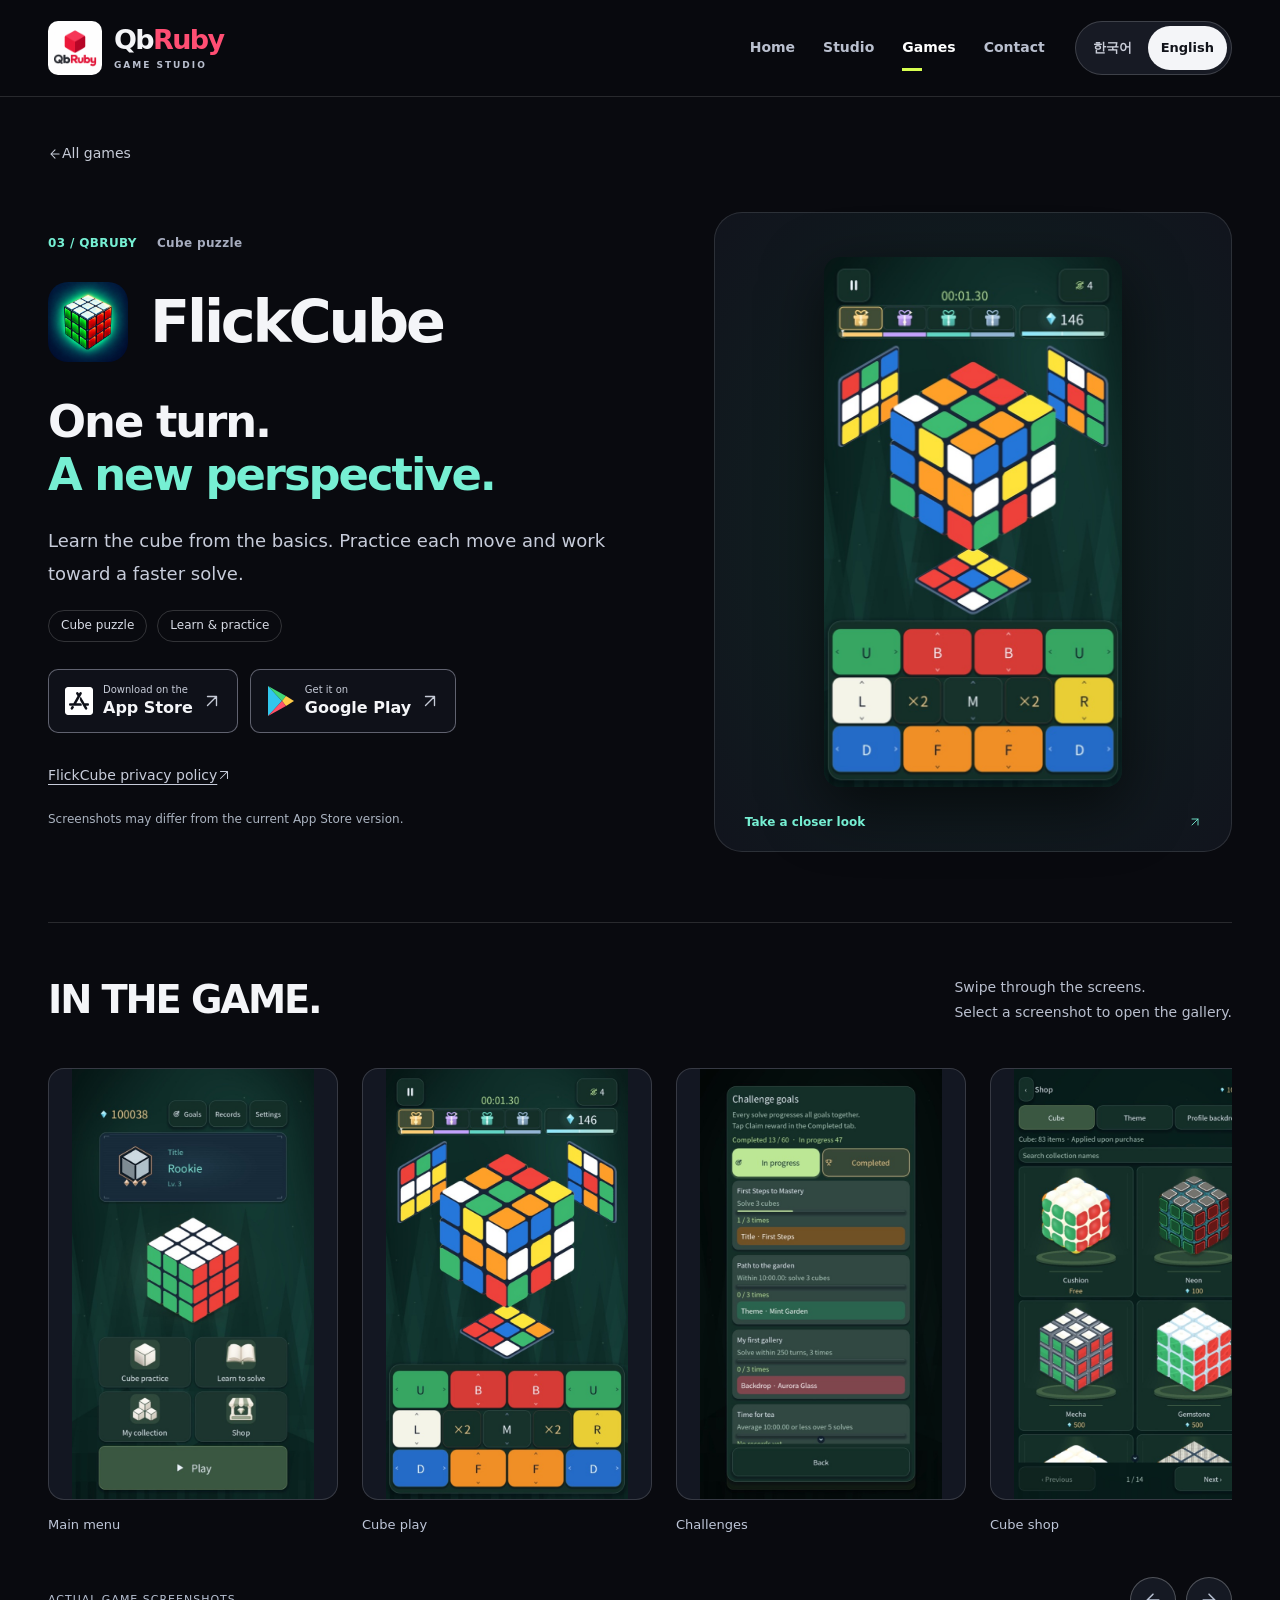
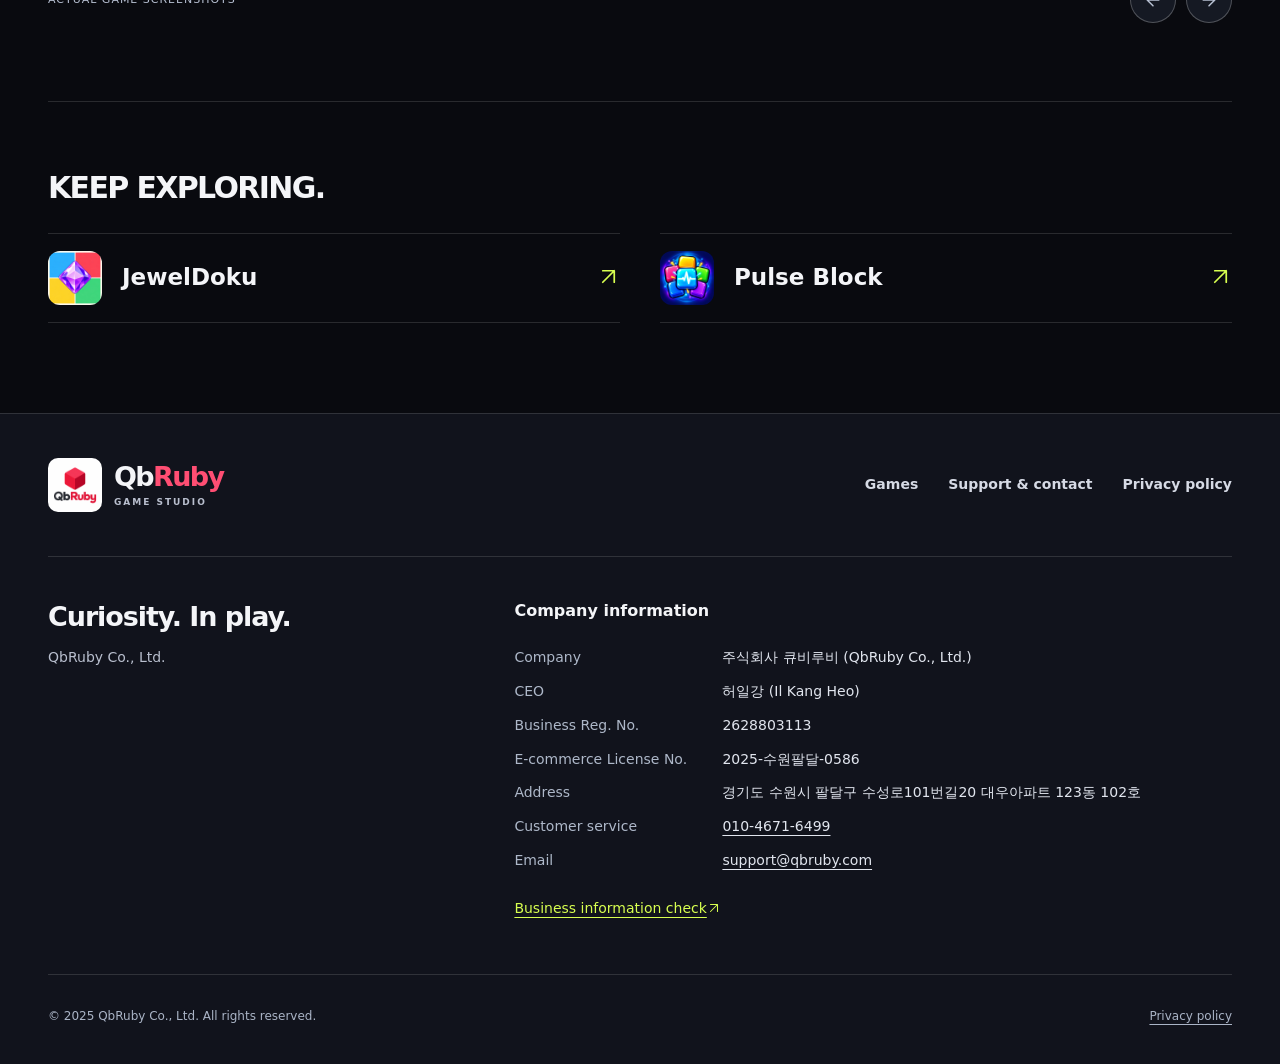
<file: flickcube.html>
<!doctype html><html lang="en"><head><meta charset="utf-8"><meta name="viewport" content="width=device-width,initial-scale=1"><title data-en="FlickCube — QbRuby" data-ko="FlickCube — QbRuby 게임 소개" >FlickCube — QbRuby</title><meta name="description" content="Discover JewelDoku, Pulse Block, and FlickCube by QbRuby. Game screenshots, official store links, and support." data-en="Discover JewelDoku, Pulse Block, and FlickCube by QbRuby. Game screenshots, official store links, and support." data-ko="큐비루비의 JewelDoku, Pulse Block, FlickCube를 만나보세요. 실제 게임 스크린샷, 공식 스토어 링크와 고객지원을 안내합니다."><meta name="theme-color" content="#090a0f"><link rel="icon" href="images/web/qbruby-splash.jpeg" type="image/jpeg"><link rel="stylesheet" href="assets/site.css"><script src="assets/site.js" defer></script></head><body data-page="games"><a class="skip" href="#main" data-en="Skip to content" data-ko="본문으로 이동">Skip to content</a>
<header class="site-header"><div class="header-inner shell"><a class="brand" href="index.html#home" aria-label="QbRuby"><img src="images/web/qbruby-splash.jpeg" width="58" height="58" alt="QbRuby"><span>Qb<span class="ruby">Ruby</span><small>GAME STUDIO</small></span></a>
<nav class="main-nav" aria-label="Main navigation" data-aria-en="Main navigation" data-aria-ko="주 메뉴"><a data-en="Home" data-ko="홈" href="index.html#home">Home</a><a data-en="Studio" data-ko="스튜디오" href="index.html#about">Studio</a><a data-en="Games" data-ko="게임" href="apps.html" aria-current="page">Games</a><a data-en="Contact" data-ko="문의" href="contact.html">Contact</a></nav>
<div class="langs" role="group" aria-label="한국어 / English"><button id="ko" type="button" lang="ko" aria-pressed="false">한국어</button><button id="en" type="button" lang="en" aria-pressed="true">English</button></div>
</div></header><main id="main"><div class="detail-top shell"><a data-en="&lt;svg class=&quot;ui-arrow&quot; width=&quot;24&quot; height=&quot;24&quot; viewBox=&quot;0 0 24 24&quot; aria-hidden=&quot;true&quot; focusable=&quot;false&quot;&gt;&lt;path d=&quot;M19 12H5m7-7-7 7 7 7&quot;/&gt;&lt;/svg&gt; All games" data-ko="&lt;svg class=&quot;ui-arrow&quot; width=&quot;24&quot; height=&quot;24&quot; viewBox=&quot;0 0 24 24&quot; aria-hidden=&quot;true&quot; focusable=&quot;false&quot;&gt;&lt;path d=&quot;M19 12H5m7-7-7 7 7 7&quot;/&gt;&lt;/svg&gt; 전체 게임" class="back-link" href="apps.html#flickcube"><svg class="ui-arrow" width="24" height="24" viewBox="0 0 24 24" aria-hidden="true" focusable="false"><path d="M19 12H5m7-7-7 7 7 7"/></svg> All games</a></div><article class="game-detail flick" id="flickcube"><span class="anchor-marker" id="cube-project"></span><section class="detail-hero shell"><div class="detail-copy"><div class="chapter-kicker"><span>03 / QBRUBY</span><span data-en="Cube puzzle" data-ko="큐브 퍼즐" >Cube puzzle</span></div><div class="detail-title"><img src="images/web/flickcube.jpeg" width="80" height="80" alt=""><h1>FlickCube</h1></div><h2 data-en="One turn.&lt;br&gt;&lt;em&gt;A new perspective.&lt;/em&gt;" data-ko="한 번의 움직임,&lt;br&gt;&lt;em&gt;새로운 시점.&lt;/em&gt;" class="detail-line">One turn.<br><em>A new perspective.</em></h2><p data-en="Learn the cube from the basics. Practice each move and work toward a faster solve." data-ko="큐브의 기초부터 차근차근 배워보세요. 움직임을 연습하며 더 빠른 완성에 도전하는 큐브 퍼즐입니다." class="game-description">Learn the cube from the basics. Practice each move and work toward a faster solve.</p><div class="tags"><span data-en="Cube puzzle" data-ko="큐브 퍼즐" >Cube puzzle</span><span data-en="Learn &amp; practice" data-ko="배우고 연습하기" >Learn & practice</span></div><div class="stores"><a class="store-link" href="https://apps.apple.com/kr/app/flickcube-by-qbruby/id6756644246" target="_blank" rel="noopener noreferrer" aria-label="FlickCube — App Store" data-aria-en="FlickCube — App Store, opens in a new tab" data-aria-ko="FlickCube — App Store, 새 탭에서 열림"><img src="assets/app-store.svg" width="28" height="32" alt=""><span><small data-en="Download on the" data-ko="다운로드" >Download on the</small><b>App Store</b></span><span aria-hidden="true"><svg class="ui-arrow" width="24" height="24" viewBox="0 0 24 24" aria-hidden="true" focusable="false"><path d="M6 18 18 6M6 6h12v12"/></svg></span></a><a class="store-link" href="https://play.google.com/store/apps/details?id=com.qbruby.flickcube" target="_blank" rel="noopener noreferrer" aria-label="FlickCube — Google Play" data-aria-en="FlickCube — Google Play, opens in a new tab" data-aria-ko="FlickCube — Google Play, 새 탭에서 열림"><img src="assets/google-play.svg" width="26" height="30" alt=""><span><small data-en="Get it on" data-ko="다운로드" >Get it on</small><b>Google Play</b></span><span aria-hidden="true"><svg class="ui-arrow" width="24" height="24" viewBox="0 0 24 24" aria-hidden="true" focusable="false"><path d="M6 18 18 6M6 6h12v12"/></svg></span></a></div><a data-en="FlickCube privacy policy &lt;svg class=&quot;ui-arrow&quot; width=&quot;24&quot; height=&quot;24&quot; viewBox=&quot;0 0 24 24&quot; aria-hidden=&quot;true&quot; focusable=&quot;false&quot;&gt;&lt;path d=&quot;M6 18 18 6M6 6h12v12&quot;/&gt;&lt;/svg&gt;" data-ko="FlickCube 개인정보처리방침 &lt;svg class=&quot;ui-arrow&quot; width=&quot;24&quot; height=&quot;24&quot; viewBox=&quot;0 0 24 24&quot; aria-hidden=&quot;true&quot; focusable=&quot;false&quot;&gt;&lt;path d=&quot;M6 18 18 6M6 6h12v12&quot;/&gt;&lt;/svg&gt;" class="policy-link" href="privacy/flickcube.html" data-policy="privacy/flickcube.html">FlickCube privacy policy <svg class="ui-arrow" width="24" height="24" viewBox="0 0 24 24" aria-hidden="true" focusable="false"><path d="M6 18 18 6M6 6h12v12"/></svg></a><p data-en="Screenshots may differ from the current App Store version." data-ko="스크린샷과 현재 App Store 버전의 화면은 다를 수 있습니다." class="version-note">Screenshots may differ from the current App Store version.</p></div><div class="detail-art"><a class="shot-link detail-feature" href="images/originals/cube_02-cube-play.jpeg" data-gallery="flickcube" data-index="1" aria-label="FlickCube — Cube play" data-aria-en="FlickCube — Cube play, expand screenshot" data-aria-ko="FlickCube — 큐브 플레이, 스크린샷 크게 보기"><img src="images/web/cube_02-cube-play.jpeg" width="618" height="1100" alt="FlickCube — Cube play" data-alt-en="FlickCube — Cube play" data-alt-ko="FlickCube — 큐브 플레이" fetchpriority="high"></a><div class="detail-art-label"><span data-en="Take a closer look" data-ko="누르면 크게 보기" >Take a closer look</span><span aria-hidden="true"><svg class="ui-arrow" width="24" height="24" viewBox="0 0 24 24" aria-hidden="true" focusable="false"><path d="M6 18 18 6M6 6h12v12"/></svg></span></div></div></section><section class="detail-gallery shell" aria-labelledby="screens-title"><div class="detail-section-heading"><h2 data-en="IN THE GAME." data-ko="게임 속으로." id="screens-title">IN THE GAME.</h2><p data-en="Swipe through the screens.&lt;br&gt;Select a screenshot to open the gallery." data-ko="스크린샷을 넘겨보세요.&lt;br&gt;화면을 선택하면 크게 볼 수 있습니다." >Swipe through the screens.<br>Select a screenshot to open the gallery.</p></div><div class="gallery-shell"><div class="gallery-track" aria-label="FlickCube screenshots" data-aria-en="FlickCube screenshots" data-aria-ko="FlickCube 스크린샷"><figure><a class="shot-link " href="images/originals/cube_01-main-menu.jpeg" data-gallery="flickcube" data-index="0" aria-label="FlickCube — Main menu" data-aria-en="FlickCube — Main menu, expand screenshot" data-aria-ko="FlickCube — 메인 메뉴, 스크린샷 크게 보기"><img src="images/web/cube_01-main-menu.jpeg" width="618" height="1100" alt="FlickCube — Main menu" data-alt-en="FlickCube — Main menu" data-alt-ko="FlickCube — 메인 메뉴" loading="lazy" decoding="async"></a><figcaption data-en="Main menu" data-ko="메인 메뉴" >Main menu</figcaption></figure><figure><a class="shot-link " href="images/originals/cube_02-cube-play.jpeg" data-gallery="flickcube" data-index="1" aria-label="FlickCube — Cube play" data-aria-en="FlickCube — Cube play, expand screenshot" data-aria-ko="FlickCube — 큐브 플레이, 스크린샷 크게 보기"><img src="images/web/cube_02-cube-play.jpeg" width="618" height="1100" alt="FlickCube — Cube play" data-alt-en="FlickCube — Cube play" data-alt-ko="FlickCube — 큐브 플레이" loading="lazy" decoding="async"></a><figcaption data-en="Cube play" data-ko="큐브 플레이" >Cube play</figcaption></figure><figure><a class="shot-link " href="images/originals/cube_03-challenges.jpeg" data-gallery="flickcube" data-index="2" aria-label="FlickCube — Challenges" data-aria-en="FlickCube — Challenges, expand screenshot" data-aria-ko="FlickCube — 도전 과제, 스크린샷 크게 보기"><img src="images/web/cube_03-challenges.jpeg" width="618" height="1100" alt="FlickCube — Challenges" data-alt-en="FlickCube — Challenges" data-alt-ko="FlickCube — 도전 과제" loading="lazy" decoding="async"></a><figcaption data-en="Challenges" data-ko="도전 과제" >Challenges</figcaption></figure><figure><a class="shot-link " href="images/originals/cube_04-cube-shop.jpeg" data-gallery="flickcube" data-index="3" aria-label="FlickCube — Cube shop" data-aria-en="FlickCube — Cube shop, expand screenshot" data-aria-ko="FlickCube — 큐브 상점, 스크린샷 크게 보기"><img src="images/web/cube_04-cube-shop.jpeg" width="618" height="1100" alt="FlickCube — Cube shop" data-alt-en="FlickCube — Cube shop" data-alt-ko="FlickCube — 큐브 상점" loading="lazy" decoding="async"></a><figcaption data-en="Cube shop" data-ko="큐브 상점" >Cube shop</figcaption></figure><figure><a class="shot-link " href="images/originals/cube_05-learn-to-solve.jpeg" data-gallery="flickcube" data-index="4" aria-label="FlickCube — Learn to solve" data-aria-en="FlickCube — Learn to solve, expand screenshot" data-aria-ko="FlickCube — 해법 배우기, 스크린샷 크게 보기"><img src="images/web/cube_05-learn-to-solve.jpeg" width="618" height="1100" alt="FlickCube — Learn to solve" data-alt-en="FlickCube — Learn to solve" data-alt-ko="FlickCube — 해법 배우기" loading="lazy" decoding="async"></a><figcaption data-en="Learn to solve" data-ko="해법 배우기" >Learn to solve</figcaption></figure></div><div class="gallery-controls"><span data-en="ACTUAL GAME SCREENSHOTS" data-ko="실제 게임 스크린샷" >ACTUAL GAME SCREENSHOTS</span><div><button type="button" data-scroll="-1" aria-label="Previous screenshots" data-aria-en="Previous screenshots" data-aria-ko="이전 스크린샷"><svg class="ui-arrow" width="24" height="24" viewBox="0 0 24 24" aria-hidden="true" focusable="false"><path d="M19 12H5m7-7-7 7 7 7"/></svg></button><button type="button" data-scroll="1" aria-label="Next screenshots" data-aria-en="Next screenshots" data-aria-ko="다음 스크린샷"><svg class="ui-arrow" width="24" height="24" viewBox="0 0 24 24" aria-hidden="true" focusable="false"><path d="M5 12h14m-7-7 7 7-7 7"/></svg></button></div></div></div></section></article><nav class="related-games shell" aria-label="Other games" data-aria-en="Other games" data-aria-ko="다른 게임"><h2 data-en="KEEP EXPLORING." data-ko="다른 게임도 만나보세요." >KEEP EXPLORING.</h2><div><a href="jeweldoku.html"><img src="images/web/jeweldoku_icon_ios1024.jpeg" width="54" height="54" alt=""><span>JewelDoku</span><span aria-hidden="true"><svg class="ui-arrow" width="24" height="24" viewBox="0 0 24 24" aria-hidden="true" focusable="false"><path d="M6 18 18 6M6 6h12v12"/></svg></span></a><a href="pulse-block.html"><img src="images/web/pulse_block_app_icon_1024x1024.jpeg" width="54" height="54" alt=""><span>Pulse Block</span><span aria-hidden="true"><svg class="ui-arrow" width="24" height="24" viewBox="0 0 24 24" aria-hidden="true" focusable="false"><path d="M6 18 18 6M6 6h12v12"/></svg></span></a></div></nav></main><footer class="site-footer"><div class="shell">
<div class="footer-top"><a class="brand" href="index.html#home" aria-label="QbRuby"><img src="images/web/qbruby-splash.jpeg" width="58" height="58" alt="QbRuby"><span>Qb<span class="ruby">Ruby</span><small>GAME STUDIO</small></span></a><nav class="footer-nav" aria-label="Footer navigation" data-aria-en="Footer navigation" data-aria-ko="푸터 메뉴">
<a data-en="Games" data-ko="게임" href="apps.html">Games</a><a data-en="Support &amp; contact" data-ko="고객지원 · 문의" href="contact.html">Support & contact</a><a data-en="Privacy policy" data-ko="개인정보처리방침" href="privacy.html" data-policy="privacy.html">Privacy policy</a>
</nav></div><div class="footer-info"><div class="footer-note"><p data-en="Curiosity. In play." data-ko="호기심을 플레이로." class="footer-motto">Curiosity. In play.</p><p data-en="QbRuby Co., Ltd." data-ko="주식회사 큐비루비" class="muted">QbRuby Co., Ltd.</p></div>
<section class="company-info" aria-labelledby="company-title"><h2 data-en="Company information" data-ko="회사 정보" id="company-title">Company information</h2>
<dl><div class="company-row"><dt data-en="Company" data-ko="회사명" >Company</dt><dd>주식회사 큐비루비 (QbRuby Co., Ltd.)</dd></div><div class="company-row"><dt data-en="CEO" data-ko="대표자" >CEO</dt><dd>허일강 (Il Kang Heo)</dd></div><div class="company-row"><dt data-en="Business Reg. No." data-ko="사업자등록번호" >Business Reg. No.</dt><dd>2628803113</dd></div><div class="company-row"><dt data-en="E-commerce License No." data-ko="통신판매업 신고번호" >E-commerce License No.</dt><dd>2025-수원팔달-0586</dd></div><div class="company-row"><dt data-en="Address" data-ko="사업장 주소" >Address</dt><dd>경기도 수원시 팔달구 수성로101번길20 대우아파트 123동 102호</dd></div><div class="company-row"><dt data-en="Customer service" data-ko="고객센터 전화" >Customer service</dt><dd><a href="tel:01046716499">010-4671-6499</a></dd></div><div class="company-row"><dt data-en="Email" data-ko="이메일" >Email</dt><dd><a href="mailto:support@qbruby.com">support@qbruby.com</a></dd></div></dl><a data-en="Business information check &lt;svg class=&quot;ui-arrow&quot; width=&quot;24&quot; height=&quot;24&quot; viewBox=&quot;0 0 24 24&quot; aria-hidden=&quot;true&quot; focusable=&quot;false&quot;&gt;&lt;path d=&quot;M6 18 18 6M6 6h12v12&quot;/&gt;&lt;/svg&gt;" data-ko="사업자정보확인 &lt;svg class=&quot;ui-arrow&quot; width=&quot;24&quot; height=&quot;24&quot; viewBox=&quot;0 0 24 24&quot; aria-hidden=&quot;true&quot; focusable=&quot;false&quot;&gt;&lt;path d=&quot;M6 18 18 6M6 6h12v12&quot;/&gt;&lt;/svg&gt;" class="business-check" href="https://www.ftc.go.kr/bizCommPop.do?wrkr_no=2628803113" target="_blank" rel="noopener noreferrer">Business information check <svg class="ui-arrow" width="24" height="24" viewBox="0 0 24 24" aria-hidden="true" focusable="false"><path d="M6 18 18 6M6 6h12v12"/></svg></a></section></div>
<div class="legal"><span data-en="© 2025 QbRuby Co., Ltd. All rights reserved." data-ko="© 2025 QbRuby Co., Ltd. 모든 권리 보유." >© 2025 QbRuby Co., Ltd. All rights reserved.</span>
<a data-en="Privacy policy" data-ko="개인정보처리방침" href="privacy.html" data-policy="privacy.html">Privacy policy</a></div>
</div></footer><dialog id="gallery-dialog" class="lightbox" aria-labelledby="gallery-title"><div class="lightbox-top"><h2 id="gallery-title">Screenshots</h2><button id="gallery-close" type="button" aria-label="Close gallery" data-aria-en="Close gallery" data-aria-ko="갤러리 닫기">×</button></div><div class="lightbox-stage"><button id="gallery-prev" type="button" aria-label="Previous screenshot" data-aria-en="Previous screenshot" data-aria-ko="이전 스크린샷"><svg class="ui-arrow" width="24" height="24" viewBox="0 0 24 24" aria-hidden="true" focusable="false"><path d="M19 12H5m7-7-7 7 7 7"/></svg></button><img id="gallery-image" alt=""><button id="gallery-next" type="button" aria-label="Next screenshot" data-aria-en="Next screenshot" data-aria-ko="다음 스크린샷"><svg class="ui-arrow" width="24" height="24" viewBox="0 0 24 24" aria-hidden="true" focusable="false"><path d="M5 12h14m-7-7 7 7-7 7"/></svg></button></div><p id="gallery-caption" aria-live="polite"></p></dialog></body></html>
</file>
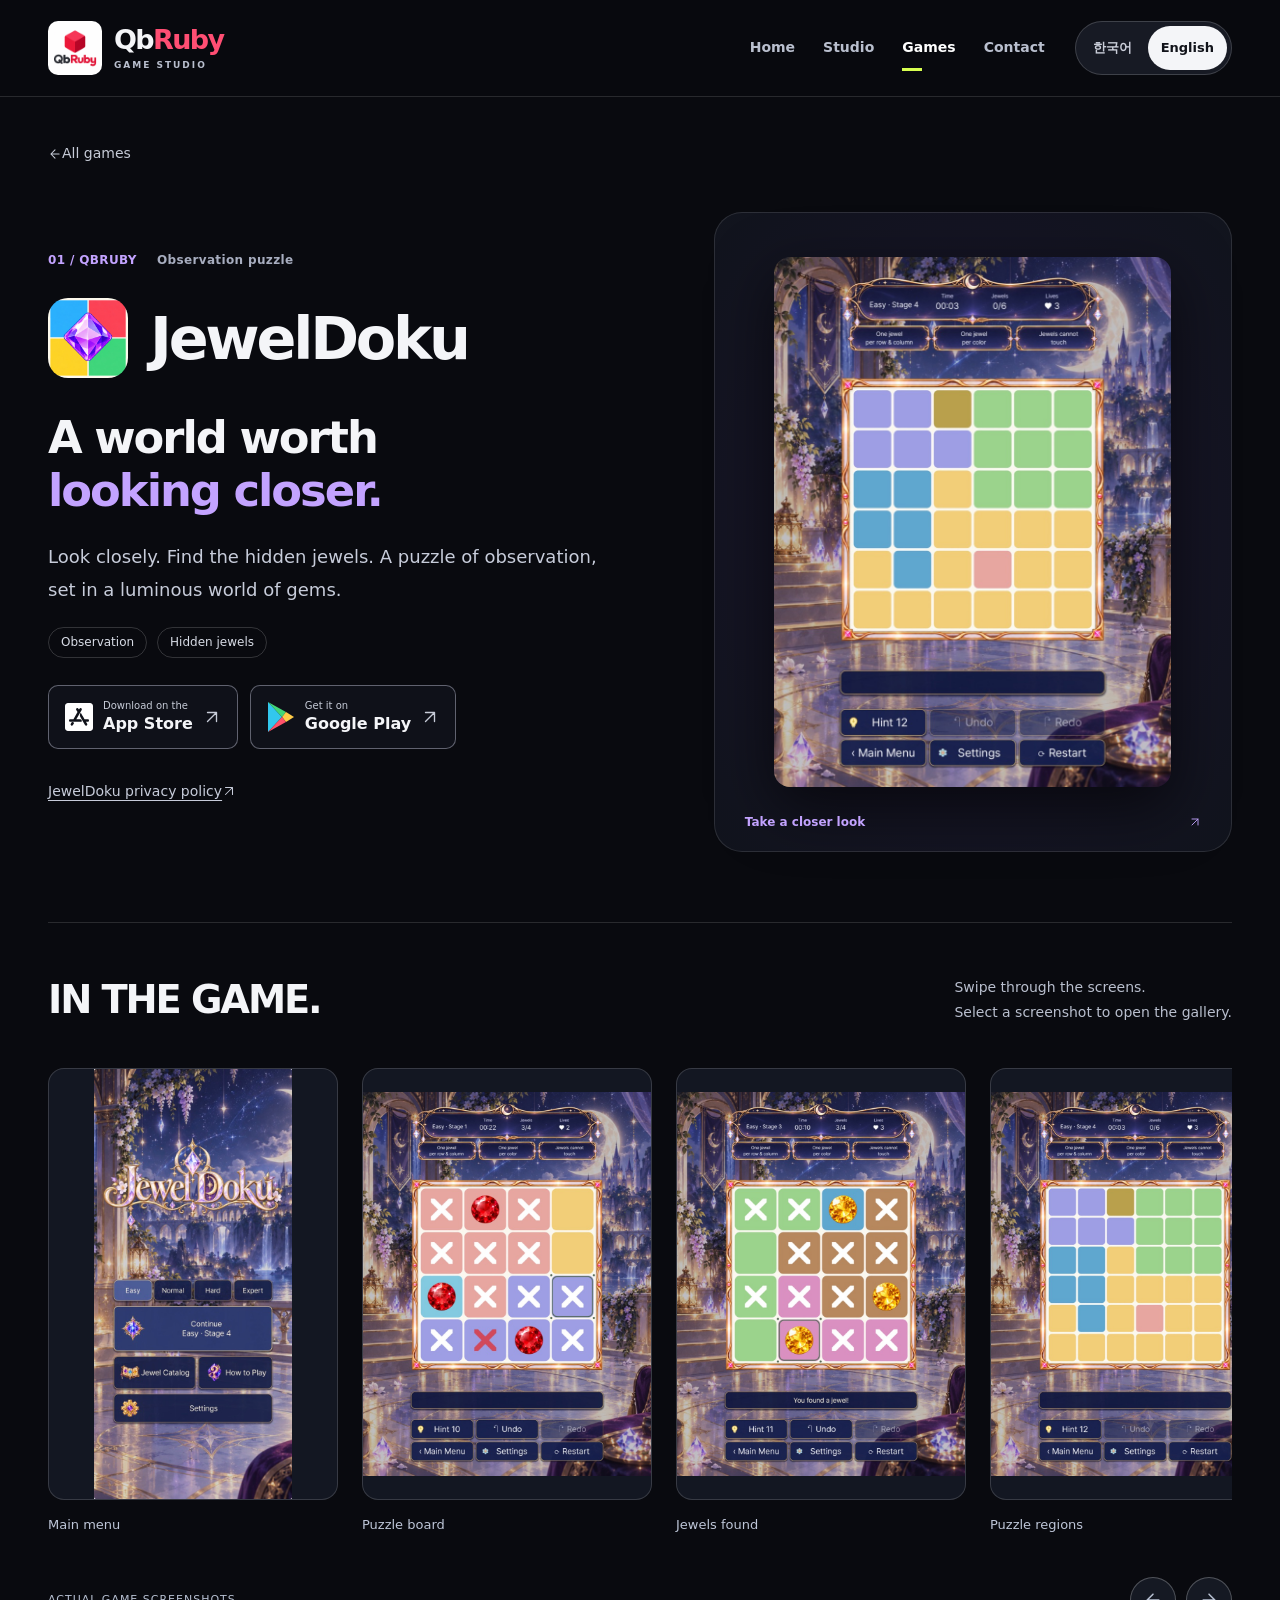
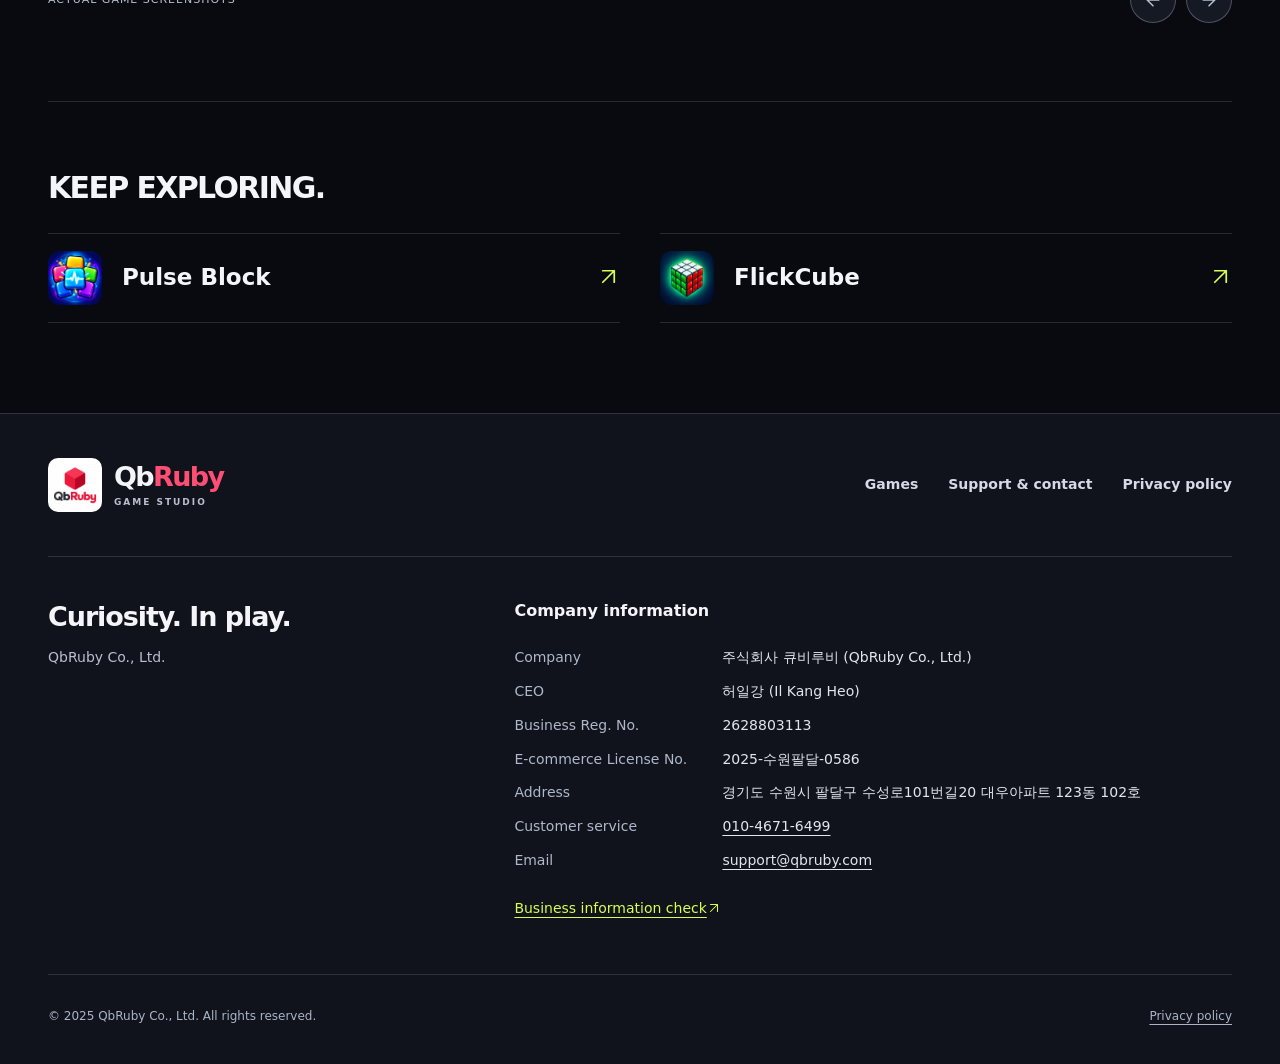
<file: jeweldoku.html>
<!doctype html><html lang="en"><head><meta charset="utf-8"><meta name="viewport" content="width=device-width,initial-scale=1"><title data-en="JewelDoku — QbRuby" data-ko="JewelDoku — QbRuby 게임 소개" >JewelDoku — QbRuby</title><meta name="description" content="Discover JewelDoku, Pulse Block, and FlickCube by QbRuby. Game screenshots, official store links, and support." data-en="Discover JewelDoku, Pulse Block, and FlickCube by QbRuby. Game screenshots, official store links, and support." data-ko="큐비루비의 JewelDoku, Pulse Block, FlickCube를 만나보세요. 실제 게임 스크린샷, 공식 스토어 링크와 고객지원을 안내합니다."><meta name="theme-color" content="#090a0f"><link rel="icon" href="images/web/qbruby-splash.jpeg" type="image/jpeg"><link rel="stylesheet" href="assets/site.css"><script src="assets/site.js" defer></script></head><body data-page="games"><a class="skip" href="#main" data-en="Skip to content" data-ko="본문으로 이동">Skip to content</a>
<header class="site-header"><div class="header-inner shell"><a class="brand" href="index.html#home" aria-label="QbRuby"><img src="images/web/qbruby-splash.jpeg" width="58" height="58" alt="QbRuby"><span>Qb<span class="ruby">Ruby</span><small>GAME STUDIO</small></span></a>
<nav class="main-nav" aria-label="Main navigation" data-aria-en="Main navigation" data-aria-ko="주 메뉴"><a data-en="Home" data-ko="홈" href="index.html#home">Home</a><a data-en="Studio" data-ko="스튜디오" href="index.html#about">Studio</a><a data-en="Games" data-ko="게임" href="apps.html" aria-current="page">Games</a><a data-en="Contact" data-ko="문의" href="contact.html">Contact</a></nav>
<div class="langs" role="group" aria-label="한국어 / English"><button id="ko" type="button" lang="ko" aria-pressed="false">한국어</button><button id="en" type="button" lang="en" aria-pressed="true">English</button></div>
</div></header><main id="main"><div class="detail-top shell"><a data-en="&lt;svg class=&quot;ui-arrow&quot; width=&quot;24&quot; height=&quot;24&quot; viewBox=&quot;0 0 24 24&quot; aria-hidden=&quot;true&quot; focusable=&quot;false&quot;&gt;&lt;path d=&quot;M19 12H5m7-7-7 7 7 7&quot;/&gt;&lt;/svg&gt; All games" data-ko="&lt;svg class=&quot;ui-arrow&quot; width=&quot;24&quot; height=&quot;24&quot; viewBox=&quot;0 0 24 24&quot; aria-hidden=&quot;true&quot; focusable=&quot;false&quot;&gt;&lt;path d=&quot;M19 12H5m7-7-7 7 7 7&quot;/&gt;&lt;/svg&gt; 전체 게임" class="back-link" href="apps.html#jeweldoku"><svg class="ui-arrow" width="24" height="24" viewBox="0 0 24 24" aria-hidden="true" focusable="false"><path d="M19 12H5m7-7-7 7 7 7"/></svg> All games</a></div><article class="game-detail jewel" id="jeweldoku"><section class="detail-hero shell"><div class="detail-copy"><div class="chapter-kicker"><span>01 / QBRUBY</span><span data-en="Observation puzzle" data-ko="관찰 퍼즐" >Observation puzzle</span></div><div class="detail-title"><img src="images/web/jeweldoku_icon_ios1024.jpeg" width="80" height="80" alt=""><h1>JewelDoku</h1></div><h2 data-en="A world worth&lt;br&gt;&lt;em&gt;looking closer.&lt;/em&gt;" data-ko="자세히 볼수록&lt;br&gt;&lt;em&gt;빛나는 세계.&lt;/em&gt;" class="detail-line">A world worth<br><em>looking closer.</em></h2><p data-en="Look closely. Find the hidden jewels. A puzzle of observation, set in a luminous world of gems." data-ko="자세히 살펴보고 숨겨진 보석을 찾아보세요. 반짝이는 보석의 세계에서 관찰력을 발휘하는 퍼즐입니다." class="game-description">Look closely. Find the hidden jewels. A puzzle of observation, set in a luminous world of gems.</p><div class="tags"><span data-en="Observation" data-ko="관찰" >Observation</span><span data-en="Hidden jewels" data-ko="숨은 보석" >Hidden jewels</span></div><div class="stores"><a class="store-link" href="https://apps.apple.com/kr/app/jeweldoku-puzzle/id6812622909" target="_blank" rel="noopener noreferrer" aria-label="JewelDoku — App Store" data-aria-en="JewelDoku — App Store, opens in a new tab" data-aria-ko="JewelDoku — App Store, 새 탭에서 열림"><img src="assets/app-store.svg" width="28" height="32" alt=""><span><small data-en="Download on the" data-ko="다운로드" >Download on the</small><b>App Store</b></span><span aria-hidden="true"><svg class="ui-arrow" width="24" height="24" viewBox="0 0 24 24" aria-hidden="true" focusable="false"><path d="M6 18 18 6M6 6h12v12"/></svg></span></a><a class="store-link" href="https://play.google.com/store/apps/details?id=com.qbruby.jeweldoku" target="_blank" rel="noopener noreferrer" aria-label="JewelDoku — Google Play" data-aria-en="JewelDoku — Google Play, opens in a new tab" data-aria-ko="JewelDoku — Google Play, 새 탭에서 열림"><img src="assets/google-play.svg" width="26" height="30" alt=""><span><small data-en="Get it on" data-ko="다운로드" >Get it on</small><b>Google Play</b></span><span aria-hidden="true"><svg class="ui-arrow" width="24" height="24" viewBox="0 0 24 24" aria-hidden="true" focusable="false"><path d="M6 18 18 6M6 6h12v12"/></svg></span></a></div><a data-en="JewelDoku privacy policy &lt;svg class=&quot;ui-arrow&quot; width=&quot;24&quot; height=&quot;24&quot; viewBox=&quot;0 0 24 24&quot; aria-hidden=&quot;true&quot; focusable=&quot;false&quot;&gt;&lt;path d=&quot;M6 18 18 6M6 6h12v12&quot;/&gt;&lt;/svg&gt;" data-ko="JewelDoku 개인정보처리방침 &lt;svg class=&quot;ui-arrow&quot; width=&quot;24&quot; height=&quot;24&quot; viewBox=&quot;0 0 24 24&quot; aria-hidden=&quot;true&quot; focusable=&quot;false&quot;&gt;&lt;path d=&quot;M6 18 18 6M6 6h12v12&quot;/&gt;&lt;/svg&gt;" class="policy-link" href="privacy/jeweldoku.html" data-policy="privacy/jeweldoku.html">JewelDoku privacy policy <svg class="ui-arrow" width="24" height="24" viewBox="0 0 24 24" aria-hidden="true" focusable="false"><path d="M6 18 18 6M6 6h12v12"/></svg></a></div><div class="detail-art"><a class="shot-link detail-feature" href="images/originals/JewelDoku4.jpeg" data-gallery="jeweldoku" data-index="3" aria-label="JewelDoku — Puzzle regions" data-aria-en="JewelDoku — Puzzle regions, expand screenshot" data-aria-ko="JewelDoku — 퍼즐 영역, 스크린샷 크게 보기"><img src="images/web/JewelDoku4.jpeg" width="824" height="1100" alt="JewelDoku — Puzzle regions" data-alt-en="JewelDoku — Puzzle regions" data-alt-ko="JewelDoku — 퍼즐 영역" fetchpriority="high"></a><div class="detail-art-label"><span data-en="Take a closer look" data-ko="누르면 크게 보기" >Take a closer look</span><span aria-hidden="true"><svg class="ui-arrow" width="24" height="24" viewBox="0 0 24 24" aria-hidden="true" focusable="false"><path d="M6 18 18 6M6 6h12v12"/></svg></span></div></div></section><section class="detail-gallery shell" aria-labelledby="screens-title"><div class="detail-section-heading"><h2 data-en="IN THE GAME." data-ko="게임 속으로." id="screens-title">IN THE GAME.</h2><p data-en="Swipe through the screens.&lt;br&gt;Select a screenshot to open the gallery." data-ko="스크린샷을 넘겨보세요.&lt;br&gt;화면을 선택하면 크게 볼 수 있습니다." >Swipe through the screens.<br>Select a screenshot to open the gallery.</p></div><div class="gallery-shell"><div class="gallery-track" aria-label="JewelDoku screenshots" data-aria-en="JewelDoku screenshots" data-aria-ko="JewelDoku 스크린샷"><figure><a class="shot-link " href="images/originals/JewelDoku1.jpeg" data-gallery="jeweldoku" data-index="0" aria-label="JewelDoku — Main menu" data-aria-en="JewelDoku — Main menu, expand screenshot" data-aria-ko="JewelDoku — 메인 메뉴, 스크린샷 크게 보기"><img src="images/web/JewelDoku1.jpeg" width="507" height="1100" alt="JewelDoku — Main menu" data-alt-en="JewelDoku — Main menu" data-alt-ko="JewelDoku — 메인 메뉴" loading="lazy" decoding="async"></a><figcaption data-en="Main menu" data-ko="메인 메뉴" >Main menu</figcaption></figure><figure><a class="shot-link " href="images/originals/JewelDoku2.jpeg" data-gallery="jeweldoku" data-index="1" aria-label="JewelDoku — Puzzle board" data-aria-en="JewelDoku — Puzzle board, expand screenshot" data-aria-ko="JewelDoku — 퍼즐 보드, 스크린샷 크게 보기"><img src="images/web/JewelDoku2.jpeg" width="824" height="1100" alt="JewelDoku — Puzzle board" data-alt-en="JewelDoku — Puzzle board" data-alt-ko="JewelDoku — 퍼즐 보드" loading="lazy" decoding="async"></a><figcaption data-en="Puzzle board" data-ko="퍼즐 보드" >Puzzle board</figcaption></figure><figure><a class="shot-link " href="images/originals/JewelDoku3.jpeg" data-gallery="jeweldoku" data-index="2" aria-label="JewelDoku — Jewels found" data-aria-en="JewelDoku — Jewels found, expand screenshot" data-aria-ko="JewelDoku — 보석 발견, 스크린샷 크게 보기"><img src="images/web/JewelDoku3.jpeg" width="824" height="1100" alt="JewelDoku — Jewels found" data-alt-en="JewelDoku — Jewels found" data-alt-ko="JewelDoku — 보석 발견" loading="lazy" decoding="async"></a><figcaption data-en="Jewels found" data-ko="보석 발견" >Jewels found</figcaption></figure><figure><a class="shot-link " href="images/originals/JewelDoku4.jpeg" data-gallery="jeweldoku" data-index="3" aria-label="JewelDoku — Puzzle regions" data-aria-en="JewelDoku — Puzzle regions, expand screenshot" data-aria-ko="JewelDoku — 퍼즐 영역, 스크린샷 크게 보기"><img src="images/web/JewelDoku4.jpeg" width="824" height="1100" alt="JewelDoku — Puzzle regions" data-alt-en="JewelDoku — Puzzle regions" data-alt-ko="JewelDoku — 퍼즐 영역" loading="lazy" decoding="async"></a><figcaption data-en="Puzzle regions" data-ko="퍼즐 영역" >Puzzle regions</figcaption></figure><figure><a class="shot-link " href="images/originals/JewelDoku5.jpeg" data-gallery="jeweldoku" data-index="4" aria-label="JewelDoku — Stage complete" data-aria-en="JewelDoku — Stage complete, expand screenshot" data-aria-ko="JewelDoku — 스테이지 완료, 스크린샷 크게 보기"><img src="images/web/JewelDoku5.jpeg" width="824" height="1100" alt="JewelDoku — Stage complete" data-alt-en="JewelDoku — Stage complete" data-alt-ko="JewelDoku — 스테이지 완료" loading="lazy" decoding="async"></a><figcaption data-en="Stage complete" data-ko="스테이지 완료" >Stage complete</figcaption></figure><figure><a class="shot-link " href="images/originals/JewelDoku6.jpeg" data-gallery="jeweldoku" data-index="5" aria-label="JewelDoku — Jewel catalog" data-aria-en="JewelDoku — Jewel catalog, expand screenshot" data-aria-ko="JewelDoku — 보석 도감, 스크린샷 크게 보기"><img src="images/web/JewelDoku6.jpeg" width="824" height="1100" alt="JewelDoku — Jewel catalog" data-alt-en="JewelDoku — Jewel catalog" data-alt-ko="JewelDoku — 보석 도감" loading="lazy" decoding="async"></a><figcaption data-en="Jewel catalog" data-ko="보석 도감" >Jewel catalog</figcaption></figure></div><div class="gallery-controls"><span data-en="ACTUAL GAME SCREENSHOTS" data-ko="실제 게임 스크린샷" >ACTUAL GAME SCREENSHOTS</span><div><button type="button" data-scroll="-1" aria-label="Previous screenshots" data-aria-en="Previous screenshots" data-aria-ko="이전 스크린샷"><svg class="ui-arrow" width="24" height="24" viewBox="0 0 24 24" aria-hidden="true" focusable="false"><path d="M19 12H5m7-7-7 7 7 7"/></svg></button><button type="button" data-scroll="1" aria-label="Next screenshots" data-aria-en="Next screenshots" data-aria-ko="다음 스크린샷"><svg class="ui-arrow" width="24" height="24" viewBox="0 0 24 24" aria-hidden="true" focusable="false"><path d="M5 12h14m-7-7 7 7-7 7"/></svg></button></div></div></div></section></article><nav class="related-games shell" aria-label="Other games" data-aria-en="Other games" data-aria-ko="다른 게임"><h2 data-en="KEEP EXPLORING." data-ko="다른 게임도 만나보세요." >KEEP EXPLORING.</h2><div><a href="pulse-block.html"><img src="images/web/pulse_block_app_icon_1024x1024.jpeg" width="54" height="54" alt=""><span>Pulse Block</span><span aria-hidden="true"><svg class="ui-arrow" width="24" height="24" viewBox="0 0 24 24" aria-hidden="true" focusable="false"><path d="M6 18 18 6M6 6h12v12"/></svg></span></a><a href="flickcube.html"><img src="images/web/flickcube.jpeg" width="54" height="54" alt=""><span>FlickCube</span><span aria-hidden="true"><svg class="ui-arrow" width="24" height="24" viewBox="0 0 24 24" aria-hidden="true" focusable="false"><path d="M6 18 18 6M6 6h12v12"/></svg></span></a></div></nav></main><footer class="site-footer"><div class="shell">
<div class="footer-top"><a class="brand" href="index.html#home" aria-label="QbRuby"><img src="images/web/qbruby-splash.jpeg" width="58" height="58" alt="QbRuby"><span>Qb<span class="ruby">Ruby</span><small>GAME STUDIO</small></span></a><nav class="footer-nav" aria-label="Footer navigation" data-aria-en="Footer navigation" data-aria-ko="푸터 메뉴">
<a data-en="Games" data-ko="게임" href="apps.html">Games</a><a data-en="Support &amp; contact" data-ko="고객지원 · 문의" href="contact.html">Support & contact</a><a data-en="Privacy policy" data-ko="개인정보처리방침" href="privacy.html" data-policy="privacy.html">Privacy policy</a>
</nav></div><div class="footer-info"><div class="footer-note"><p data-en="Curiosity. In play." data-ko="호기심을 플레이로." class="footer-motto">Curiosity. In play.</p><p data-en="QbRuby Co., Ltd." data-ko="주식회사 큐비루비" class="muted">QbRuby Co., Ltd.</p></div>
<section class="company-info" aria-labelledby="company-title"><h2 data-en="Company information" data-ko="회사 정보" id="company-title">Company information</h2>
<dl><div class="company-row"><dt data-en="Company" data-ko="회사명" >Company</dt><dd>주식회사 큐비루비 (QbRuby Co., Ltd.)</dd></div><div class="company-row"><dt data-en="CEO" data-ko="대표자" >CEO</dt><dd>허일강 (Il Kang Heo)</dd></div><div class="company-row"><dt data-en="Business Reg. No." data-ko="사업자등록번호" >Business Reg. No.</dt><dd>2628803113</dd></div><div class="company-row"><dt data-en="E-commerce License No." data-ko="통신판매업 신고번호" >E-commerce License No.</dt><dd>2025-수원팔달-0586</dd></div><div class="company-row"><dt data-en="Address" data-ko="사업장 주소" >Address</dt><dd>경기도 수원시 팔달구 수성로101번길20 대우아파트 123동 102호</dd></div><div class="company-row"><dt data-en="Customer service" data-ko="고객센터 전화" >Customer service</dt><dd><a href="tel:01046716499">010-4671-6499</a></dd></div><div class="company-row"><dt data-en="Email" data-ko="이메일" >Email</dt><dd><a href="mailto:support@qbruby.com">support@qbruby.com</a></dd></div></dl><a data-en="Business information check &lt;svg class=&quot;ui-arrow&quot; width=&quot;24&quot; height=&quot;24&quot; viewBox=&quot;0 0 24 24&quot; aria-hidden=&quot;true&quot; focusable=&quot;false&quot;&gt;&lt;path d=&quot;M6 18 18 6M6 6h12v12&quot;/&gt;&lt;/svg&gt;" data-ko="사업자정보확인 &lt;svg class=&quot;ui-arrow&quot; width=&quot;24&quot; height=&quot;24&quot; viewBox=&quot;0 0 24 24&quot; aria-hidden=&quot;true&quot; focusable=&quot;false&quot;&gt;&lt;path d=&quot;M6 18 18 6M6 6h12v12&quot;/&gt;&lt;/svg&gt;" class="business-check" href="https://www.ftc.go.kr/bizCommPop.do?wrkr_no=2628803113" target="_blank" rel="noopener noreferrer">Business information check <svg class="ui-arrow" width="24" height="24" viewBox="0 0 24 24" aria-hidden="true" focusable="false"><path d="M6 18 18 6M6 6h12v12"/></svg></a></section></div>
<div class="legal"><span data-en="© 2025 QbRuby Co., Ltd. All rights reserved." data-ko="© 2025 QbRuby Co., Ltd. 모든 권리 보유." >© 2025 QbRuby Co., Ltd. All rights reserved.</span>
<a data-en="Privacy policy" data-ko="개인정보처리방침" href="privacy.html" data-policy="privacy.html">Privacy policy</a></div>
</div></footer><dialog id="gallery-dialog" class="lightbox" aria-labelledby="gallery-title"><div class="lightbox-top"><h2 id="gallery-title">Screenshots</h2><button id="gallery-close" type="button" aria-label="Close gallery" data-aria-en="Close gallery" data-aria-ko="갤러리 닫기">×</button></div><div class="lightbox-stage"><button id="gallery-prev" type="button" aria-label="Previous screenshot" data-aria-en="Previous screenshot" data-aria-ko="이전 스크린샷"><svg class="ui-arrow" width="24" height="24" viewBox="0 0 24 24" aria-hidden="true" focusable="false"><path d="M19 12H5m7-7-7 7 7 7"/></svg></button><img id="gallery-image" alt=""><button id="gallery-next" type="button" aria-label="Next screenshot" data-aria-en="Next screenshot" data-aria-ko="다음 스크린샷"><svg class="ui-arrow" width="24" height="24" viewBox="0 0 24 24" aria-hidden="true" focusable="false"><path d="M5 12h14m-7-7 7 7-7 7"/></svg></button></div><p id="gallery-caption" aria-live="polite"></p></dialog></body></html>
</file>
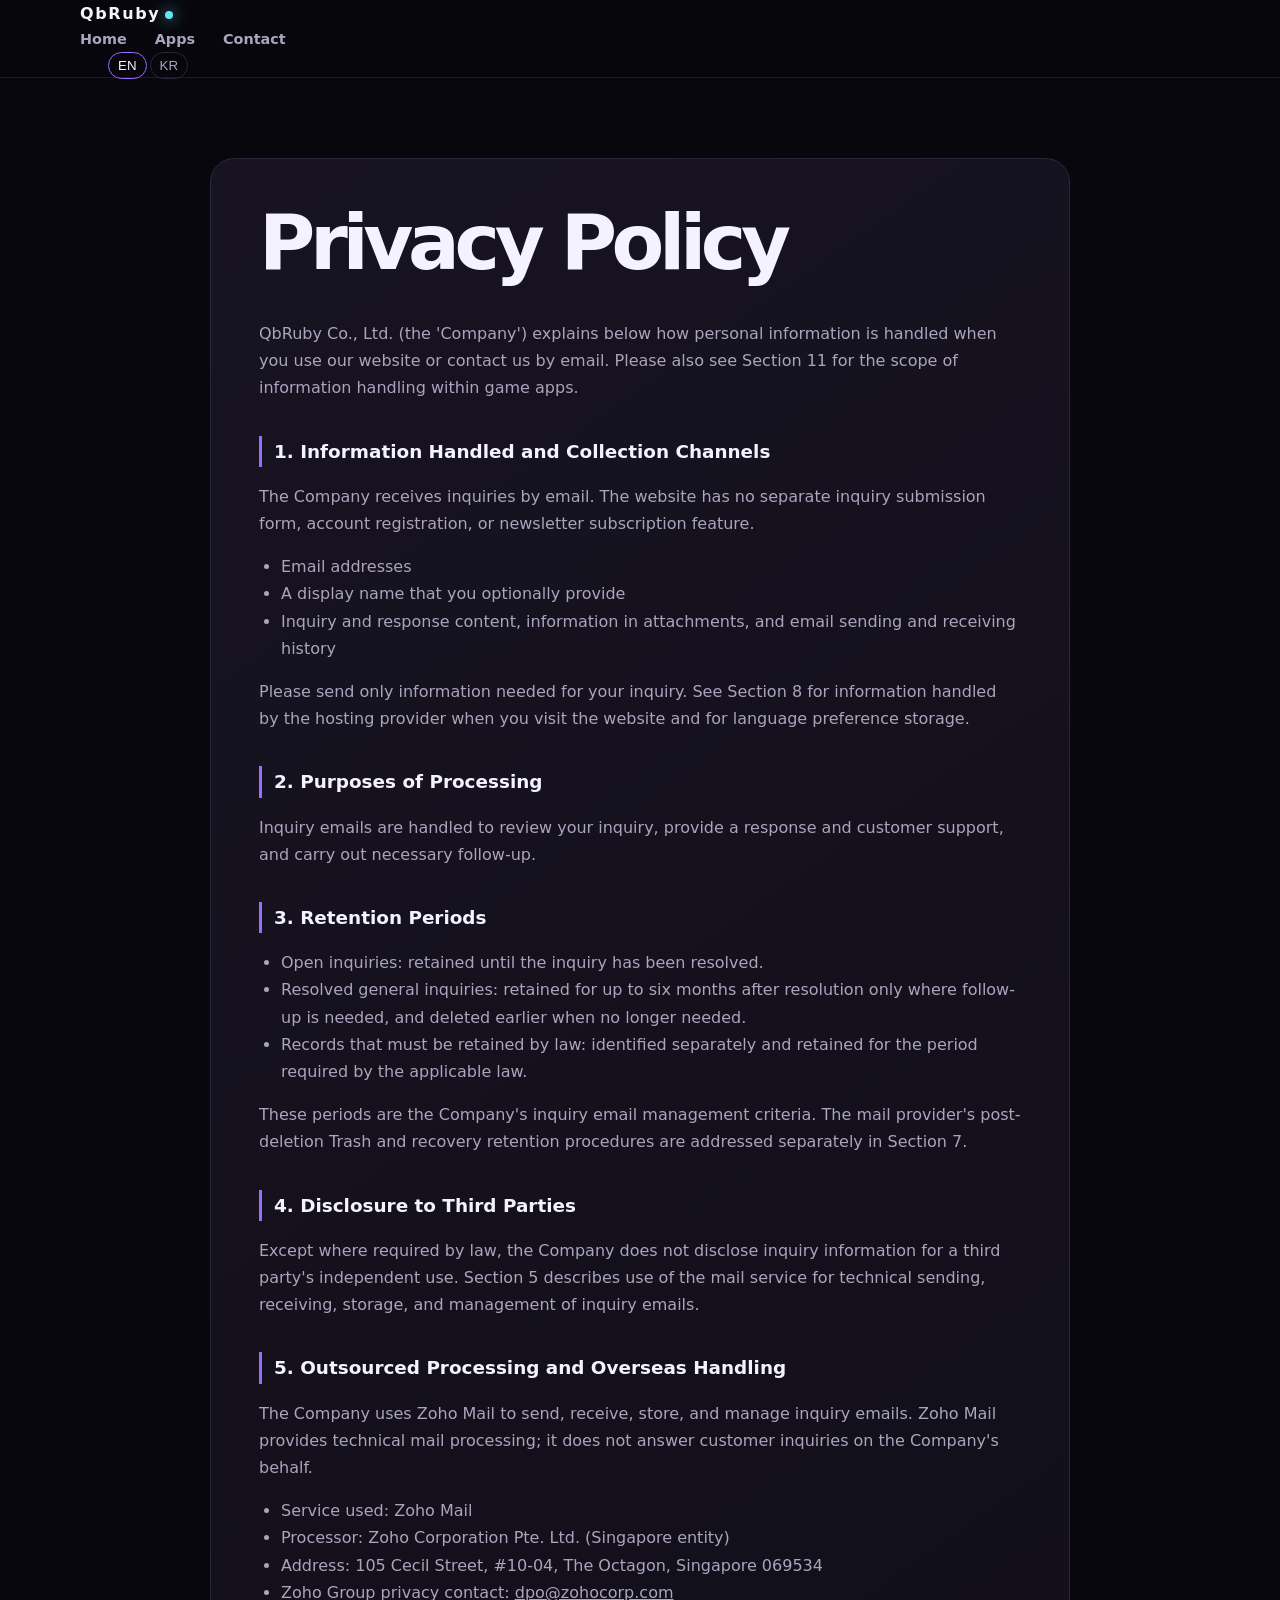
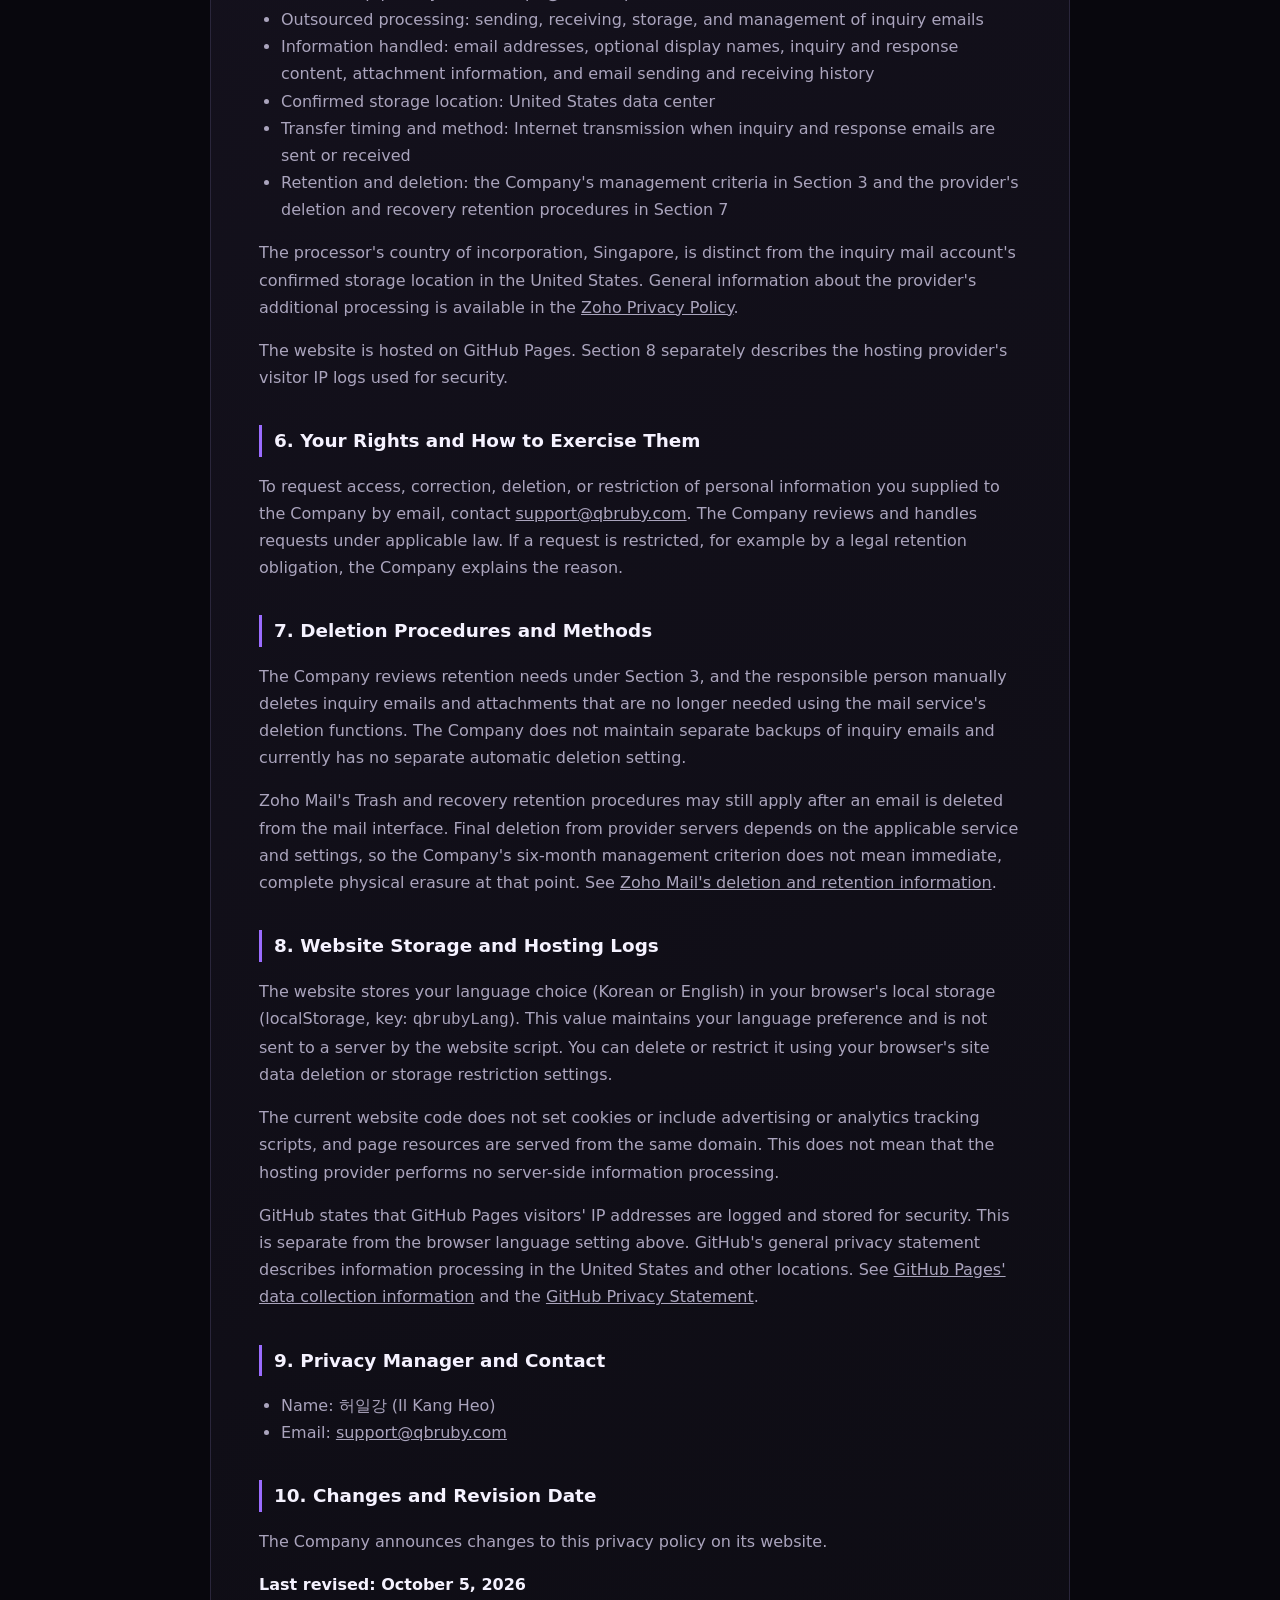
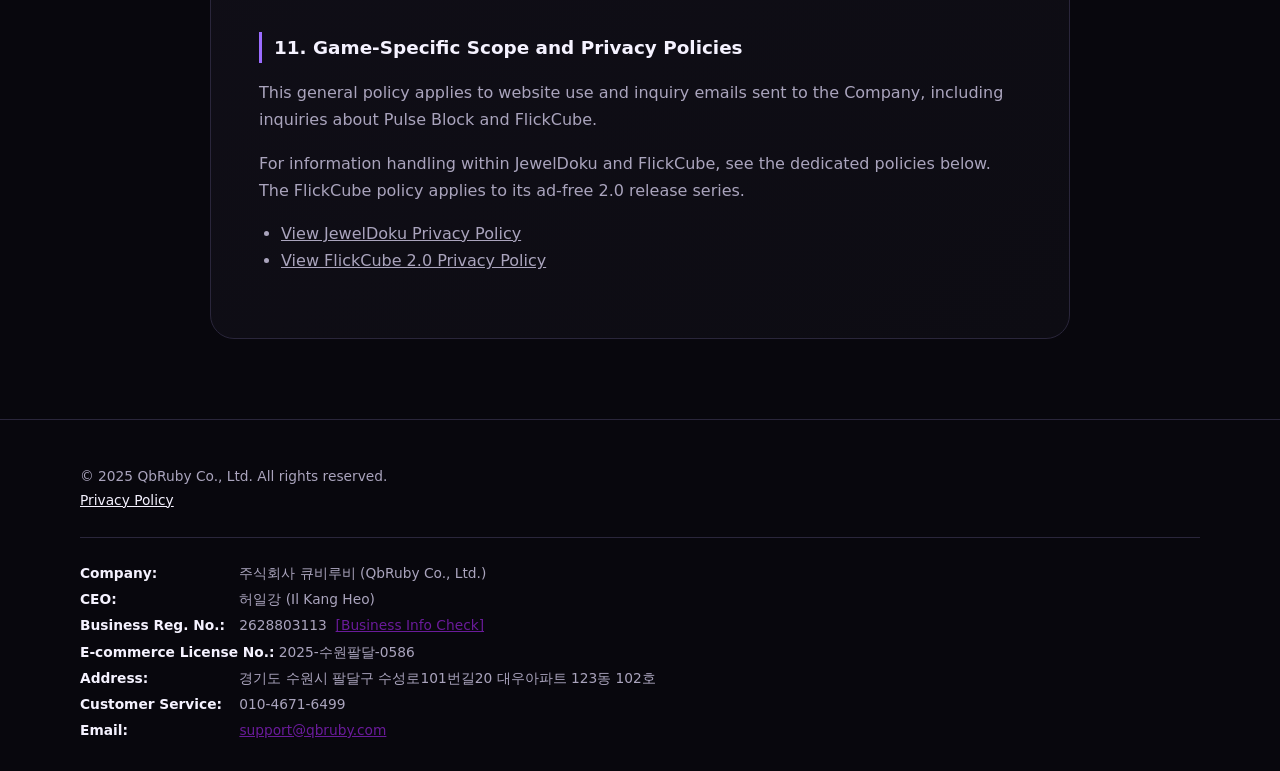
<file: privacy.html>
<!DOCTYPE html>
<html lang="ko">
<head>
  <meta charset="UTF-8" />
  <title>QbRuby Co., Ltd. - 개인정보처리방침</title>
  <meta name="viewport" content="width=device-width, initial-scale=1" />
  <style>:root{--bg:#08070d;--fg:#f5f2ff;--muted:#aaa4bd;--line:#2a263b;--v:#9b6cff;--c:#62e5f2}*{box-sizing:border-box}body{margin:0;background:var(--bg);color:var(--fg);font:16px/1.7 system-ui,-apple-system,sans-serif}a{color:inherit}.wrap{width:min(1120px,calc(100% - 36px));margin:auto}header{height:78px;border-bottom:1px solid #ffffff15;background:#08070ddd;backdrop-filter:blur(14px);display:flex;align-items:center;padding:0!important}header .logo{font-weight:900;letter-spacing:.1em;font-size:1rem}header .logo:after{content:' ';display:inline-block;width:8px;height:8px;margin-left:5px;border-radius:50%;background:var(--c);box-shadow:0 0 16px var(--c)}header nav{display:flex;gap:28px;margin-left:auto}header nav a{color:var(--muted);text-decoration:none;font-size:.9rem;font-weight:700;margin:0;padding:0}header nav a:hover{color:var(--fg)}.lang-switch{margin-left:28px;display:flex;gap:3px}.lang-switch button{border:1px solid var(--line);border-radius:50px;background:none;color:var(--muted);padding:5px 9px}.lang-switch button.active,.lang-switch button:hover{color:var(--fg);border-color:var(--v)}main{width:min(860px,calc(100% - 36px));background:linear-gradient(145deg,#171321,#0d0c13);border:1px solid var(--line);border-radius:24px;margin:80px auto;padding:48px;color:var(--muted);box-shadow:none}h1{font-size:clamp(2.7rem,6vw,5rem);line-height:.95;letter-spacing:-.07em;color:var(--fg);margin:0 0 40px}h2{color:var(--fg);font-size:1.15rem;margin-top:34px;border-left:3px solid var(--v);padding-left:12px}strong{color:var(--fg)}ul,ol{padding-left:22px}footer{border-top:1px solid var(--line);padding:45px 0 30px!important;margin:0!important;background:transparent!important;color:var(--muted);font-size:.86rem}footer a{color:var(--fg)}.bizinfo{display:block;margin:25px auto 0;background:none;border-top:1px solid var(--line);border-radius:0;padding:22px 0 0;line-height:1.9;color:var(--muted)}.bizinfo strong{display:inline-block;min-width:155px}.footer-wrap{width:min(1120px,calc(100% - 36px));margin:auto}@media(max-width:700px){.wrap,.footer-wrap{width:calc(100% - 28px)}header{height:auto;min-height:70px;padding:14px 0!important}header .wrap{flex-wrap:wrap}header nav{order:3;width:100%;justify-content:space-between;margin:12px 0 0}header .lang-switch{margin-left:auto}main{width:calc(100% - 28px);margin:45px auto;padding:26px 20px}.bizinfo strong{display:block;min-width:0;margin-top:8px}}@keyframes qFade{from{opacity:0;transform:translateY(18px)}to{opacity:1;transform:none}}@keyframes qFloat{0%,100%{transform:translateY(0) rotate(8deg)}50%{transform:translateY(-12px) rotate(8deg)}}@keyframes qGlow{0%,100%{box-shadow:0 0 0 #a47aff00}50%{box-shadow:0 0 34px #a47aff33}}body{animation:qFade .7s ease both}.hero h1,.page h1{animation:qFade .8s .1s ease both}.lead,.hero .btn,.email{animation:qFade .8s .2s ease both}.card,.game,.feature,main{animation:qFade .8s .3s ease both}.btn{transition:transform .25s ease,background .25s ease,color .25s ease,box-shadow .25s ease}.btn:hover{box-shadow:0 10px 25px #0008}.shot.one{animation:qFloat 6s ease-in-out infinite}.shot.two{animation:qFloat 7s .6s ease-in-out infinite reverse}.shot.three{animation:qGlow 4s ease-in-out infinite}@media(prefers-reduced-motion:reduce){*,*:before,*:after{animation-duration:.01ms!important;animation-iteration-count:1!important;transition-duration:.01ms!important}}</style>
</head>
<body>
  <header><div class="wrap">
    <div class="logo">QbRuby</div>
    <nav>
      <a href="index.html" data-lang-key="nav-home">Home</a>
      <a href="apps.html" data-lang-key="nav-apps">Apps</a>
      <a href="contact.html" data-lang-key="nav-contact">Contact</a>
    </nav>
    <div class="lang-switch" role="group" aria-label="Language switcher">
      <button id="btn-en" onclick="setLang('en')">EN</button>
      <button id="btn-ko" class="active" onclick="setLang('ko')">KR</button>
    </div>
  </div></header>

  <main>
    <h1 data-lang-key="privacy-title">개인정보처리방침</h1>

    <div data-lang-key="privacy-content">
      <p>주식회사 큐비루비(QbRuby Co., Ltd., 이하 '회사')는 홈페이지 이용과 이메일 문의에 관한 개인정보 처리 내용을 아래와 같이 안내합니다. 게임 앱 자체의 처리 범위는 제11항의 안내를 함께 확인해 주세요.</p>

      <h2>1. 처리하는 개인정보 항목과 수집 경로</h2>
      <p>회사는 이메일로 문의를 접수합니다. 홈페이지에는 별도의 문의 제출 폼, 회원가입 또는 뉴스레터 신청 기능이 없습니다.</p>
      <ul>
        <li>이메일 주소</li>
        <li>이용자가 선택적으로 제공한 표시 이름</li>
        <li>문의와 답변 내용, 첨부파일에 포함된 정보 및 이메일 수발신 이력</li>
      </ul>
      <p>문의에 필요한 정보만 보내 주세요. 홈페이지 방문 시 호스팅 제공자가 처리하는 정보와 언어 설정 저장에 대해서는 제8항을 참고해 주세요.</p>

      <h2>2. 개인정보 처리 목적</h2>
      <p>문의 이메일은 문의 내용 확인, 답변, 고객 지원 및 필요한 후속 대응을 위해 처리합니다.</p>

      <h2>3. 개인정보 보유 및 이용 기간</h2>
      <ul>
        <li>진행 중인 문의: 문의 처리가 완료될 때까지 보관합니다.</li>
        <li>처리가 완료된 일반 문의: 후속 대응이 필요한 경우에 한해 처리 완료일부터 최대 6개월 보관하며, 더 이상 필요하지 않으면 그 전에 삭제합니다.</li>
        <li>법령에 따라 보존해야 하는 기록: 해당 기록을 별도로 구분하고, 해당 법령의 보존 기간 동안 보관합니다.</li>
      </ul>
      <p>위 기간은 회사의 문의 이메일 관리 기준입니다. 메일 제공자의 삭제 후 휴지통·복구 보관 절차는 제7항과 구분해 적용됩니다.</p>

      <h2>4. 개인정보의 제3자 제공</h2>
      <p>회사는 법령에 따른 제공 의무가 있는 경우를 제외하고 문의 개인정보를 제3자의 독자적인 이용 목적으로 제공하지 않습니다. 문의 이메일의 기술적 송수신·저장·관리를 위한 메일 서비스 이용은 제5항에서 안내합니다.</p>

      <h2>5. 개인정보 처리의 위탁 및 국외 처리</h2>
      <p>회사는 문의 이메일의 송수신·저장·관리를 위해 Zoho Mail을 사용합니다. Zoho Mail에 맡기는 업무는 메일 서비스의 기술적 처리이며, 회사 대신 이용자에게 답변하는 상담 업무가 아닙니다.</p>
      <ul>
        <li>이용 서비스: Zoho Mail</li>
        <li>수탁자: Zoho Corporation Pte. Ltd. (싱가포르 법인)</li>
        <li>주소: 105 Cecil Street, #10-04, The Octagon, Singapore 069534</li>
        <li>Zoho 그룹 개인정보 문의: <a href="mailto:dpo@zohocorp.com">dpo@zohocorp.com</a></li>
        <li>위탁 업무: 문의 이메일의 송수신, 저장 및 관리</li>
        <li>처리 정보: 이메일 주소, 선택적 표시 이름, 문의·답변·첨부 정보 및 이메일 수발신 이력</li>
        <li>확인된 저장 위치: 미국 데이터센터</li>
        <li>이전 시기와 방법: 문의·답변 이메일 송수신 시 인터넷을 통한 전송</li>
        <li>보관·삭제: 제3항의 회사 관리 기준과 제7항의 제공자 삭제·복구 보관 절차 적용</li>
      </ul>
      <p>수탁자의 법인 소재국인 싱가포르와 문의 메일 계정의 확인된 저장 위치인 미국은 서로 구분됩니다. 제공자의 추가 처리 범위에 관한 일반 안내는 <a href="https://www.zoho.com/privacy.html" target="_blank" rel="noopener noreferrer">Zoho 개인정보처리방침</a>에서 확인할 수 있습니다.</p>
      <p>홈페이지는 GitHub Pages로 제공됩니다. 호스팅 제공자의 보안용 방문 IP 로그는 제8항에서 별도로 안내합니다.</p>

      <h2>6. 정보주체의 권리 및 행사 방법</h2>
      <p>회사에 이메일로 제공한 개인정보의 열람, 정정, 삭제 또는 처리 정지를 요청하려면 <a href="mailto:support@qbruby.com">support@qbruby.com</a>으로 연락해 주세요. 회사는 요청 내용을 확인하고 적용 법령에 따라 처리합니다. 법령상 보존 의무 등으로 요청이 제한되는 경우에는 그 사유를 안내합니다.</p>

      <h2>7. 개인정보의 파기 절차 및 방법</h2>
      <p>회사는 제3항의 기준에 따라 보관 필요성을 확인하고, 담당자가 불필요해진 문의 이메일과 첨부파일을 메일 서비스의 삭제 기능으로 수동 삭제합니다. 회사가 별도로 관리하는 문의 이메일 백업은 없으며, 현재 별도의 자동 삭제 설정은 사용하지 않습니다.</p>
      <p>메일 화면에서 삭제한 이후에도 Zoho Mail의 휴지통·복구 보관 절차가 적용될 수 있습니다. 제공자 서버에서의 최종 삭제 시점은 적용 서비스와 설정에 따르므로, 회사의 6개월 관리 기준이 그 시점의 물리적·즉시 완전 삭제를 의미하지 않습니다. <a href="https://www.zoho.com/mail/help/data-deletion-policy.html" target="_blank" rel="noopener noreferrer">Zoho Mail 삭제·보관 안내</a>를 참고해 주세요.</p>

      <h2>8. 홈페이지의 저장 기능과 호스팅 로그</h2>
      <p>홈페이지는 언어 선택(한국어 또는 영어)을 브라우저의 로컬 저장소(localStorage, 키: <code>qbrubyLang</code>)에 저장합니다. 이 값은 언어 설정을 유지하는 데 사용하며 홈페이지 스크립트가 서버로 전송하지 않습니다. 이용자는 브라우저의 사이트 데이터 삭제 또는 저장 제한 기능으로 이를 삭제하거나 제한할 수 있습니다.</p>
      <p>현재 홈페이지 코드에는 쿠키를 설정하는 코드나 광고·분석 추적 스크립트가 없고, 페이지 리소스는 같은 도메인에서 제공합니다. 이는 호스팅 제공자의 서버 측 정보 처리가 없다는 뜻은 아닙니다.</p>
      <p>GitHub는 GitHub Pages 방문자의 IP 주소를 보안 목적으로 기록·저장한다고 안내합니다. 이 로그는 위의 브라우저 언어 설정과 별개의 처리입니다. GitHub의 일반 개인정보처리방침은 미국 등에서의 정보 처리를 안내합니다. 자세한 내용은 <a href="https://docs.github.com/en/pages/getting-started-with-github-pages/what-is-github-pages#data-collection" target="_blank" rel="noopener noreferrer">GitHub Pages 정보 수집 안내</a>와 <a href="https://docs.github.com/en/site-policy/privacy-policies/github-general-privacy-statement" target="_blank" rel="noopener noreferrer">GitHub 개인정보처리방침</a>을 참고해 주세요.</p>

      <h2>9. 개인정보 보호책임자 및 문의처</h2>
      <ul>
        <li>성명: 허일강 (Il Kang Heo)</li>
        <li>이메일: <a href="mailto:support@qbruby.com">support@qbruby.com</a></li>
      </ul>

      <h2>10. 변경 안내 및 개정일</h2>
      <p>회사는 개인정보처리방침이 변경되는 경우 홈페이지를 통해 변경 내용을 안내합니다.</p>
      <p><strong>개정일: 2026년 10월 5일</strong></p>

      <section class="game-policy-list">
        <h2>11. 게임별 적용 범위와 개인정보처리방침</h2>
        <p>이 공통 방침은 홈페이지 이용과 회사에 보내는 문의 이메일에 적용됩니다. Pulse Block과 FlickCube에 관한 이메일 문의도 동일한 문의 처리 기준을 따릅니다.</p>
        <p>JewelDoku 및 FlickCube 앱의 개인정보 처리 내용은 아래의 전용 정책을 확인해 주세요. FlickCube 전용 정책은 광고 없는 2.0 출시계열에 적용됩니다.</p>
        <ul>
          <li><a href="privacy/jeweldoku.html">JewelDoku 개인정보처리방침 보기</a></li>
          <li><a href="privacy/flickcube.html">FlickCube 2.0 개인정보처리방침 보기</a></li>
        </ul>
      </section>
    </div>

    <div data-lang-key="privacy-content-en" style="display:none;">
      <p>QbRuby Co., Ltd. (the 'Company') explains below how personal information is handled when you use our website or contact us by email. Please also see Section 11 for the scope of information handling within game apps.</p>

      <h2>1. Information Handled and Collection Channels</h2>
      <p>The Company receives inquiries by email. The website has no separate inquiry submission form, account registration, or newsletter subscription feature.</p>
      <ul>
        <li>Email addresses</li>
        <li>A display name that you optionally provide</li>
        <li>Inquiry and response content, information in attachments, and email sending and receiving history</li>
      </ul>
      <p>Please send only information needed for your inquiry. See Section 8 for information handled by the hosting provider when you visit the website and for language preference storage.</p>

      <h2>2. Purposes of Processing</h2>
      <p>Inquiry emails are handled to review your inquiry, provide a response and customer support, and carry out necessary follow-up.</p>

      <h2>3. Retention Periods</h2>
      <ul>
        <li>Open inquiries: retained until the inquiry has been resolved.</li>
        <li>Resolved general inquiries: retained for up to six months after resolution only where follow-up is needed, and deleted earlier when no longer needed.</li>
        <li>Records that must be retained by law: identified separately and retained for the period required by the applicable law.</li>
      </ul>
      <p>These periods are the Company's inquiry email management criteria. The mail provider's post-deletion Trash and recovery retention procedures are addressed separately in Section 7.</p>

      <h2>4. Disclosure to Third Parties</h2>
      <p>Except where required by law, the Company does not disclose inquiry information for a third party's independent use. Section 5 describes use of the mail service for technical sending, receiving, storage, and management of inquiry emails.</p>

      <h2>5. Outsourced Processing and Overseas Handling</h2>
      <p>The Company uses Zoho Mail to send, receive, store, and manage inquiry emails. Zoho Mail provides technical mail processing; it does not answer customer inquiries on the Company's behalf.</p>
      <ul>
        <li>Service used: Zoho Mail</li>
        <li>Processor: Zoho Corporation Pte. Ltd. (Singapore entity)</li>
        <li>Address: 105 Cecil Street, #10-04, The Octagon, Singapore 069534</li>
        <li>Zoho Group privacy contact: <a href="mailto:dpo@zohocorp.com">dpo@zohocorp.com</a></li>
        <li>Outsourced processing: sending, receiving, storage, and management of inquiry emails</li>
        <li>Information handled: email addresses, optional display names, inquiry and response content, attachment information, and email sending and receiving history</li>
        <li>Confirmed storage location: United States data center</li>
        <li>Transfer timing and method: Internet transmission when inquiry and response emails are sent or received</li>
        <li>Retention and deletion: the Company's management criteria in Section 3 and the provider's deletion and recovery retention procedures in Section 7</li>
      </ul>
      <p>The processor's country of incorporation, Singapore, is distinct from the inquiry mail account's confirmed storage location in the United States. General information about the provider's additional processing is available in the <a href="https://www.zoho.com/privacy.html" target="_blank" rel="noopener noreferrer">Zoho Privacy Policy</a>.</p>
      <p>The website is hosted on GitHub Pages. Section 8 separately describes the hosting provider's visitor IP logs used for security.</p>

      <h2>6. Your Rights and How to Exercise Them</h2>
      <p>To request access, correction, deletion, or restriction of personal information you supplied to the Company by email, contact <a href="mailto:support@qbruby.com">support@qbruby.com</a>. The Company reviews and handles requests under applicable law. If a request is restricted, for example by a legal retention obligation, the Company explains the reason.</p>

      <h2>7. Deletion Procedures and Methods</h2>
      <p>The Company reviews retention needs under Section 3, and the responsible person manually deletes inquiry emails and attachments that are no longer needed using the mail service's deletion functions. The Company does not maintain separate backups of inquiry emails and currently has no separate automatic deletion setting.</p>
      <p>Zoho Mail's Trash and recovery retention procedures may still apply after an email is deleted from the mail interface. Final deletion from provider servers depends on the applicable service and settings, so the Company's six-month management criterion does not mean immediate, complete physical erasure at that point. See <a href="https://www.zoho.com/mail/help/data-deletion-policy.html" target="_blank" rel="noopener noreferrer">Zoho Mail's deletion and retention information</a>.</p>

      <h2>8. Website Storage and Hosting Logs</h2>
      <p>The website stores your language choice (Korean or English) in your browser's local storage (localStorage, key: <code>qbrubyLang</code>). This value maintains your language preference and is not sent to a server by the website script. You can delete or restrict it using your browser's site data deletion or storage restriction settings.</p>
      <p>The current website code does not set cookies or include advertising or analytics tracking scripts, and page resources are served from the same domain. This does not mean that the hosting provider performs no server-side information processing.</p>
      <p>GitHub states that GitHub Pages visitors' IP addresses are logged and stored for security. This is separate from the browser language setting above. GitHub's general privacy statement describes information processing in the United States and other locations. See <a href="https://docs.github.com/en/pages/getting-started-with-github-pages/what-is-github-pages#data-collection" target="_blank" rel="noopener noreferrer">GitHub Pages' data collection information</a> and the <a href="https://docs.github.com/en/site-policy/privacy-policies/github-general-privacy-statement" target="_blank" rel="noopener noreferrer">GitHub Privacy Statement</a>.</p>

      <h2>9. Privacy Manager and Contact</h2>
      <ul>
        <li>Name: 허일강 (Il Kang Heo)</li>
        <li>Email: <a href="mailto:support@qbruby.com">support@qbruby.com</a></li>
      </ul>

      <h2>10. Changes and Revision Date</h2>
      <p>The Company announces changes to this privacy policy on its website.</p>
      <p><strong>Last revised: October 5, 2026</strong></p>

      <section class="game-policy-list">
        <h2>11. Game-Specific Scope and Privacy Policies</h2>
        <p>This general policy applies to website use and inquiry emails sent to the Company, including inquiries about Pulse Block and FlickCube.</p>
        <p>For information handling within JewelDoku and FlickCube, see the dedicated policies below. The FlickCube policy applies to its ad-free 2.0 release series.</p>
        <ul>
          <li><a href="privacy/jeweldoku.html">View JewelDoku Privacy Policy</a></li>
          <li><a href="privacy/flickcube.html">View FlickCube 2.0 Privacy Policy</a></li>
        </ul>
      </section>
    </div>
  </main>

  <footer><div class="footer-wrap">
    &copy; 2025 QbRuby Co., Ltd. All rights reserved.<br />
    <a href="privacy.html" data-lang-key="privacy-link">Privacy Policy (개인정보처리방침)</a>
    <div class="bizinfo" id="bizinfo">
      <strong data-lang-key="bizinfo-company">회사명:</strong> 주식회사 큐비루비 (QbRuby Co., Ltd.)<br>
      <strong data-lang-key="bizinfo-ceo">대표자:</strong> 허일강 (Il Kang Heo)<br>
      <strong data-lang-key="bizinfo-brn">사업자등록번호:</strong> 2628803113&nbsp;
      <a href="https://www.ftc.go.kr/bizCommPop.do?wrkr_no=2628803113" target="_blank" style="color:#6a1b9a;" data-lang-key="bizinfo-lookup">[사업자정보확인]</a><br>
      <strong data-lang-key="bizinfo-license">통신판매업 신고번호:</strong> 2025-수원팔달-0586<br>
      <strong data-lang-key="bizinfo-address">주소:</strong> 경기도 수원시 팔달구 수성로101번길20 대우아파트 123동 102호<br>
      <strong data-lang-key="bizinfo-phone">고객센터 전화번호:</strong> 010-4671-6499<br>
      <strong data-lang-key="bizinfo-email">이메일:</strong> <a href="mailto:support@qbruby.com" style="color:#6a1b9a;">support@qbruby.com</a>
    </div>
  </div></footer>

  <script>
    const translations = {
      en: {
        "nav-home": "Home",
        "nav-apps": "Apps",
        "nav-contact": "Contact",
        "privacy-title": "Privacy Policy",
        "privacy-link": "Privacy Policy",
        "bizinfo-company": "Company:",
        "bizinfo-ceo": "CEO:",
        "bizinfo-brn": "Business Reg. No.:",
        "bizinfo-lookup": "[Business Info Check]",
        "bizinfo-license": "E-commerce License No.:",
        "bizinfo-address": "Address:",
        "bizinfo-phone": "Customer Service:",
        "bizinfo-email": "Email:"
      },
      ko: {
        "nav-home": "홈",
        "nav-apps": "앱 소개",
        "nav-contact": "문의",
        "privacy-title": "개인정보처리방침",
        "privacy-link": "개인정보처리방침",
        "bizinfo-company": "회사명:",
        "bizinfo-ceo": "대표자:",
        "bizinfo-brn": "사업자등록번호:",
        "bizinfo-lookup": "[사업자정보확인]",
        "bizinfo-license": "통신판매업 신고번호:",
        "bizinfo-address": "주소:",
        "bizinfo-phone": "고객센터 전화번호:",
        "bizinfo-email": "이메일:"
      }
    };

    function setLang(lang) {
      document.documentElement.lang = lang;
      // nav/푸터
      Object.keys(translations[lang]).forEach(key => {
        const el = document.querySelector(`[data-lang-key=${key}]`);
        if(el) el.innerHTML = translations[lang][key];
      });
      // 본문
      document.querySelector('[data-lang-key="privacy-content"]').style.display = lang === 'ko' ? '' : 'none';
      document.querySelector('[data-lang-key="privacy-content-en"]').style.display = lang === 'en' ? '' : 'none';

      document.getElementById('btn-en').classList.toggle('active', lang === 'en');
      document.getElementById('btn-ko').classList.toggle('active', lang === 'ko');
      document.getElementById('btn-en').setAttribute('aria-pressed', String(lang === 'en'));
      document.getElementById('btn-ko').setAttribute('aria-pressed', String(lang === 'ko'));
      document.querySelectorAll('.game-policy-list a').forEach(link => {
        const destination = new URL(link.getAttribute('href'), window.location.href);
        destination.searchParams.set('lang', lang);
        link.href = destination.pathname + destination.search + destination.hash;
      });
    }
    window.addEventListener('DOMContentLoaded', () => {
      const requestedLang = new URLSearchParams(window.location.search).get('lang');
      if (requestedLang === 'ko' || requestedLang === 'en') {
        setLang(requestedLang);
      } else if (requestedLang) {
        setLang('en');
      } else {
        const userLang = (navigator.language || navigator.userLanguage).toLowerCase();
        setLang(userLang.startsWith('ko') ? 'ko' : 'en');
      }
    });
  </script>
</body>
</html>
</file>
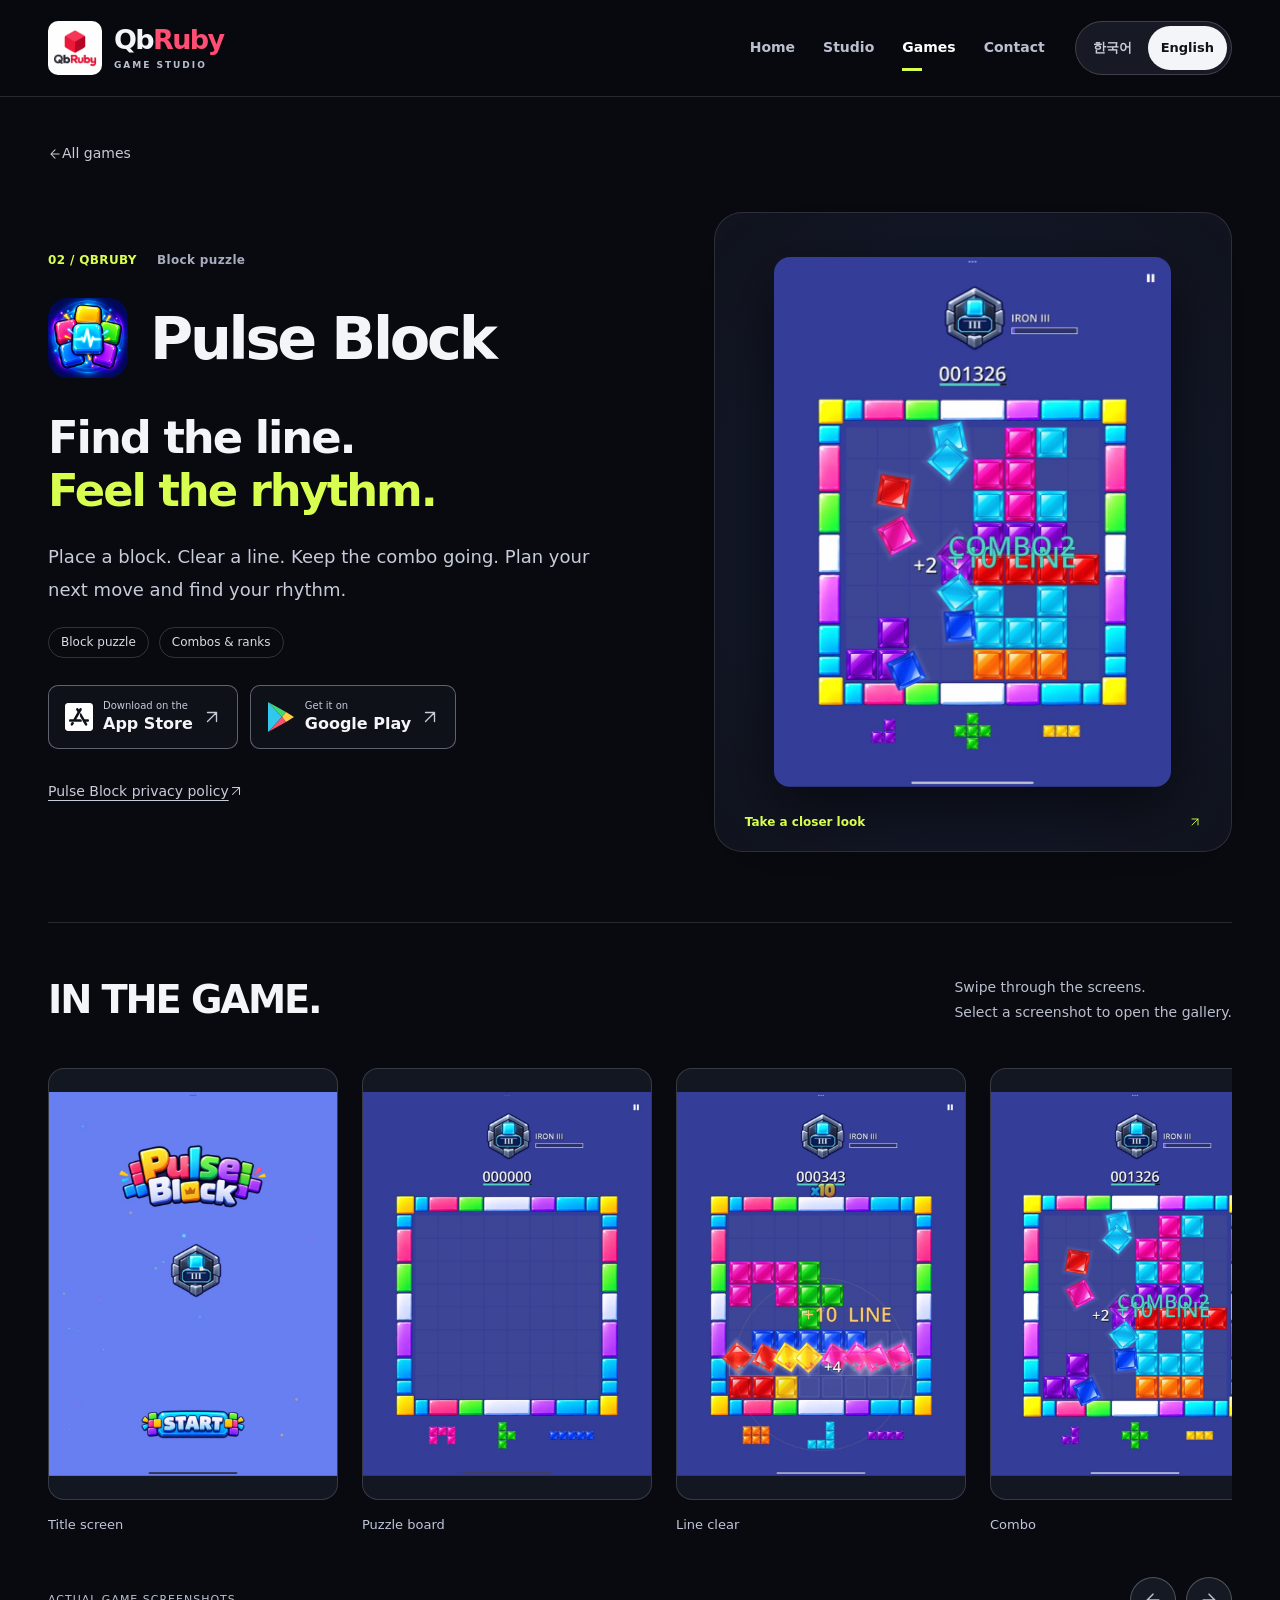
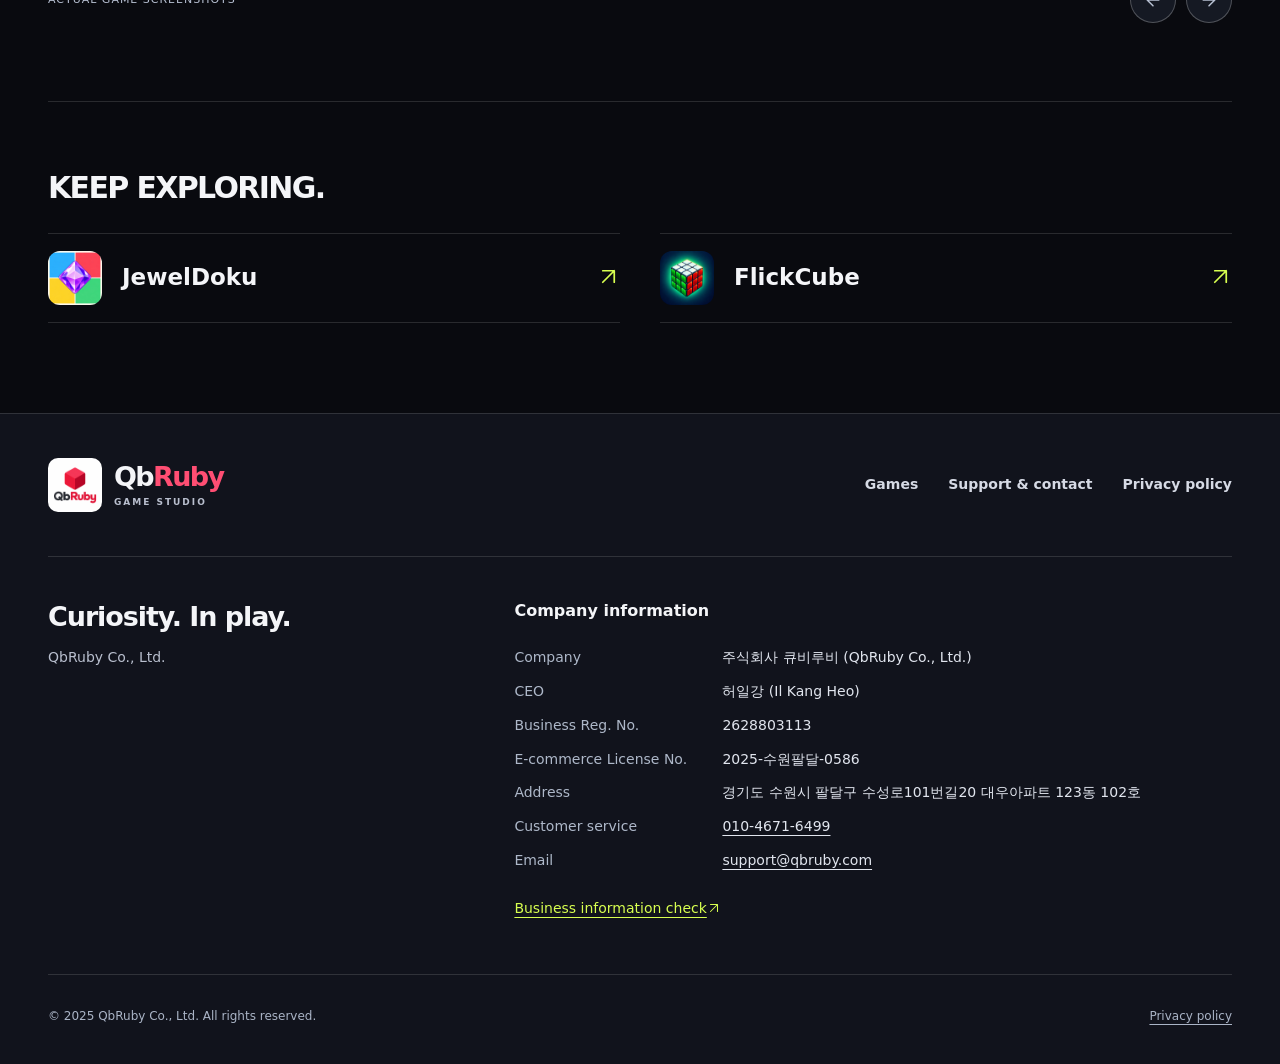
<file: pulse-block.html>
<!doctype html><html lang="en"><head><meta charset="utf-8"><meta name="viewport" content="width=device-width,initial-scale=1"><title data-en="Pulse Block — QbRuby" data-ko="Pulse Block — QbRuby 게임 소개" >Pulse Block — QbRuby</title><meta name="description" content="Discover JewelDoku, Pulse Block, and FlickCube by QbRuby. Game screenshots, official store links, and support." data-en="Discover JewelDoku, Pulse Block, and FlickCube by QbRuby. Game screenshots, official store links, and support." data-ko="큐비루비의 JewelDoku, Pulse Block, FlickCube를 만나보세요. 실제 게임 스크린샷, 공식 스토어 링크와 고객지원을 안내합니다."><meta name="theme-color" content="#090a0f"><link rel="icon" href="images/web/qbruby-splash.jpeg" type="image/jpeg"><link rel="stylesheet" href="assets/site.css"><script src="assets/site.js" defer></script></head><body data-page="games"><a class="skip" href="#main" data-en="Skip to content" data-ko="본문으로 이동">Skip to content</a>
<header class="site-header"><div class="header-inner shell"><a class="brand" href="index.html#home" aria-label="QbRuby"><img src="images/web/qbruby-splash.jpeg" width="58" height="58" alt="QbRuby"><span>Qb<span class="ruby">Ruby</span><small>GAME STUDIO</small></span></a>
<nav class="main-nav" aria-label="Main navigation" data-aria-en="Main navigation" data-aria-ko="주 메뉴"><a data-en="Home" data-ko="홈" href="index.html#home">Home</a><a data-en="Studio" data-ko="스튜디오" href="index.html#about">Studio</a><a data-en="Games" data-ko="게임" href="apps.html" aria-current="page">Games</a><a data-en="Contact" data-ko="문의" href="contact.html">Contact</a></nav>
<div class="langs" role="group" aria-label="한국어 / English"><button id="ko" type="button" lang="ko" aria-pressed="false">한국어</button><button id="en" type="button" lang="en" aria-pressed="true">English</button></div>
</div></header><main id="main"><div class="detail-top shell"><a data-en="&lt;svg class=&quot;ui-arrow&quot; width=&quot;24&quot; height=&quot;24&quot; viewBox=&quot;0 0 24 24&quot; aria-hidden=&quot;true&quot; focusable=&quot;false&quot;&gt;&lt;path d=&quot;M19 12H5m7-7-7 7 7 7&quot;/&gt;&lt;/svg&gt; All games" data-ko="&lt;svg class=&quot;ui-arrow&quot; width=&quot;24&quot; height=&quot;24&quot; viewBox=&quot;0 0 24 24&quot; aria-hidden=&quot;true&quot; focusable=&quot;false&quot;&gt;&lt;path d=&quot;M19 12H5m7-7-7 7 7 7&quot;/&gt;&lt;/svg&gt; 전체 게임" class="back-link" href="apps.html#pulse-block"><svg class="ui-arrow" width="24" height="24" viewBox="0 0 24 24" aria-hidden="true" focusable="false"><path d="M19 12H5m7-7-7 7 7 7"/></svg> All games</a></div><article class="game-detail pulse" id="pulse-block"><section class="detail-hero shell"><div class="detail-copy"><div class="chapter-kicker"><span>02 / QBRUBY</span><span data-en="Block puzzle" data-ko="블록 퍼즐" >Block puzzle</span></div><div class="detail-title"><img src="images/web/pulse_block_app_icon_1024x1024.jpeg" width="80" height="80" alt=""><h1>Pulse Block</h1></div><h2 data-en="Find the line.&lt;br&gt;&lt;em&gt;Feel the rhythm.&lt;/em&gt;" data-ko="라인을 완성하고,&lt;br&gt;&lt;em&gt;리듬을 찾으세요.&lt;/em&gt;" class="detail-line">Find the line.<br><em>Feel the rhythm.</em></h2><p data-en="Place a block. Clear a line. Keep the combo going. Plan your next move and find your rhythm." data-ko="블록을 놓고, 라인을 지우고, 콤보를 이어가세요. 다음 수를 계획하며 나만의 플레이 리듬을 찾아보세요." class="game-description">Place a block. Clear a line. Keep the combo going. Plan your next move and find your rhythm.</p><div class="tags"><span data-en="Block puzzle" data-ko="블록 퍼즐" >Block puzzle</span><span data-en="Combos &amp; ranks" data-ko="콤보와 랭크" >Combos & ranks</span></div><div class="stores"><a class="store-link" href="https://apps.apple.com/kr/app/pulse-block/id6808036622" target="_blank" rel="noopener noreferrer" aria-label="Pulse Block — App Store" data-aria-en="Pulse Block — App Store, opens in a new tab" data-aria-ko="Pulse Block — App Store, 새 탭에서 열림"><img src="assets/app-store.svg" width="28" height="32" alt=""><span><small data-en="Download on the" data-ko="다운로드" >Download on the</small><b>App Store</b></span><span aria-hidden="true"><svg class="ui-arrow" width="24" height="24" viewBox="0 0 24 24" aria-hidden="true" focusable="false"><path d="M6 18 18 6M6 6h12v12"/></svg></span></a><a class="store-link" href="https://play.google.com/store/apps/details?id=com.hik.blockbomb" target="_blank" rel="noopener noreferrer" aria-label="Pulse Block — Google Play" data-aria-en="Pulse Block — Google Play, opens in a new tab" data-aria-ko="Pulse Block — Google Play, 새 탭에서 열림"><img src="assets/google-play.svg" width="26" height="30" alt=""><span><small data-en="Get it on" data-ko="다운로드" >Get it on</small><b>Google Play</b></span><span aria-hidden="true"><svg class="ui-arrow" width="24" height="24" viewBox="0 0 24 24" aria-hidden="true" focusable="false"><path d="M6 18 18 6M6 6h12v12"/></svg></span></a></div><a data-en="Pulse Block privacy policy &lt;svg class=&quot;ui-arrow&quot; width=&quot;24&quot; height=&quot;24&quot; viewBox=&quot;0 0 24 24&quot; aria-hidden=&quot;true&quot; focusable=&quot;false&quot;&gt;&lt;path d=&quot;M6 18 18 6M6 6h12v12&quot;/&gt;&lt;/svg&gt;" data-ko="Pulse Block 개인정보처리방침 &lt;svg class=&quot;ui-arrow&quot; width=&quot;24&quot; height=&quot;24&quot; viewBox=&quot;0 0 24 24&quot; aria-hidden=&quot;true&quot; focusable=&quot;false&quot;&gt;&lt;path d=&quot;M6 18 18 6M6 6h12v12&quot;/&gt;&lt;/svg&gt;" class="policy-link" href="privacy.html" data-policy="privacy.html">Pulse Block privacy policy <svg class="ui-arrow" width="24" height="24" viewBox="0 0 24 24" aria-hidden="true" focusable="false"><path d="M6 18 18 6M6 6h12v12"/></svg></a></div><div class="detail-art"><a class="shot-link detail-feature" href="images/originals/PulseBlock4.jpeg" data-gallery="pulse-block" data-index="3" aria-label="Pulse Block — Combo" data-aria-en="Pulse Block — Combo, expand screenshot" data-aria-ko="Pulse Block — 콤보, 스크린샷 크게 보기"><img src="images/web/PulseBlock4.jpeg" width="824" height="1100" alt="Pulse Block — Combo" data-alt-en="Pulse Block — Combo" data-alt-ko="Pulse Block — 콤보" fetchpriority="high"></a><div class="detail-art-label"><span data-en="Take a closer look" data-ko="누르면 크게 보기" >Take a closer look</span><span aria-hidden="true"><svg class="ui-arrow" width="24" height="24" viewBox="0 0 24 24" aria-hidden="true" focusable="false"><path d="M6 18 18 6M6 6h12v12"/></svg></span></div></div></section><section class="detail-gallery shell" aria-labelledby="screens-title"><div class="detail-section-heading"><h2 data-en="IN THE GAME." data-ko="게임 속으로." id="screens-title">IN THE GAME.</h2><p data-en="Swipe through the screens.&lt;br&gt;Select a screenshot to open the gallery." data-ko="스크린샷을 넘겨보세요.&lt;br&gt;화면을 선택하면 크게 볼 수 있습니다." >Swipe through the screens.<br>Select a screenshot to open the gallery.</p></div><div class="gallery-shell"><div class="gallery-track" aria-label="Pulse Block screenshots" data-aria-en="Pulse Block screenshots" data-aria-ko="Pulse Block 스크린샷"><figure><a class="shot-link " href="images/originals/PulseBlock1.jpeg" data-gallery="pulse-block" data-index="0" aria-label="Pulse Block — Title screen" data-aria-en="Pulse Block — Title screen, expand screenshot" data-aria-ko="Pulse Block — 시작 화면, 스크린샷 크게 보기"><img src="images/web/PulseBlock1.jpeg" width="824" height="1100" alt="Pulse Block — Title screen" data-alt-en="Pulse Block — Title screen" data-alt-ko="Pulse Block — 시작 화면" loading="lazy" decoding="async"></a><figcaption data-en="Title screen" data-ko="시작 화면" >Title screen</figcaption></figure><figure><a class="shot-link " href="images/originals/PulseBlock2.jpeg" data-gallery="pulse-block" data-index="1" aria-label="Pulse Block — Puzzle board" data-aria-en="Pulse Block — Puzzle board, expand screenshot" data-aria-ko="Pulse Block — 퍼즐 보드, 스크린샷 크게 보기"><img src="images/web/PulseBlock2.jpeg" width="824" height="1100" alt="Pulse Block — Puzzle board" data-alt-en="Pulse Block — Puzzle board" data-alt-ko="Pulse Block — 퍼즐 보드" loading="lazy" decoding="async"></a><figcaption data-en="Puzzle board" data-ko="퍼즐 보드" >Puzzle board</figcaption></figure><figure><a class="shot-link " href="images/originals/PulseBlock3.jpeg" data-gallery="pulse-block" data-index="2" aria-label="Pulse Block — Line clear" data-aria-en="Pulse Block — Line clear, expand screenshot" data-aria-ko="Pulse Block — 라인 클리어, 스크린샷 크게 보기"><img src="images/web/PulseBlock3.jpeg" width="824" height="1100" alt="Pulse Block — Line clear" data-alt-en="Pulse Block — Line clear" data-alt-ko="Pulse Block — 라인 클리어" loading="lazy" decoding="async"></a><figcaption data-en="Line clear" data-ko="라인 클리어" >Line clear</figcaption></figure><figure><a class="shot-link " href="images/originals/PulseBlock4.jpeg" data-gallery="pulse-block" data-index="3" aria-label="Pulse Block — Combo" data-aria-en="Pulse Block — Combo, expand screenshot" data-aria-ko="Pulse Block — 콤보, 스크린샷 크게 보기"><img src="images/web/PulseBlock4.jpeg" width="824" height="1100" alt="Pulse Block — Combo" data-alt-en="Pulse Block — Combo" data-alt-ko="Pulse Block — 콤보" loading="lazy" decoding="async"></a><figcaption data-en="Combo" data-ko="콤보" >Combo</figcaption></figure><figure><a class="shot-link " href="images/originals/PulseBlock5.jpeg" data-gallery="pulse-block" data-index="4" aria-label="Pulse Block — Results" data-aria-en="Pulse Block — Results, expand screenshot" data-aria-ko="Pulse Block — 결과, 스크린샷 크게 보기"><img src="images/web/PulseBlock5.jpeg" width="824" height="1100" alt="Pulse Block — Results" data-alt-en="Pulse Block — Results" data-alt-ko="Pulse Block — 결과" loading="lazy" decoding="async"></a><figcaption data-en="Results" data-ko="결과" >Results</figcaption></figure></div><div class="gallery-controls"><span data-en="ACTUAL GAME SCREENSHOTS" data-ko="실제 게임 스크린샷" >ACTUAL GAME SCREENSHOTS</span><div><button type="button" data-scroll="-1" aria-label="Previous screenshots" data-aria-en="Previous screenshots" data-aria-ko="이전 스크린샷"><svg class="ui-arrow" width="24" height="24" viewBox="0 0 24 24" aria-hidden="true" focusable="false"><path d="M19 12H5m7-7-7 7 7 7"/></svg></button><button type="button" data-scroll="1" aria-label="Next screenshots" data-aria-en="Next screenshots" data-aria-ko="다음 스크린샷"><svg class="ui-arrow" width="24" height="24" viewBox="0 0 24 24" aria-hidden="true" focusable="false"><path d="M5 12h14m-7-7 7 7-7 7"/></svg></button></div></div></div></section></article><nav class="related-games shell" aria-label="Other games" data-aria-en="Other games" data-aria-ko="다른 게임"><h2 data-en="KEEP EXPLORING." data-ko="다른 게임도 만나보세요." >KEEP EXPLORING.</h2><div><a href="jeweldoku.html"><img src="images/web/jeweldoku_icon_ios1024.jpeg" width="54" height="54" alt=""><span>JewelDoku</span><span aria-hidden="true"><svg class="ui-arrow" width="24" height="24" viewBox="0 0 24 24" aria-hidden="true" focusable="false"><path d="M6 18 18 6M6 6h12v12"/></svg></span></a><a href="flickcube.html"><img src="images/web/flickcube.jpeg" width="54" height="54" alt=""><span>FlickCube</span><span aria-hidden="true"><svg class="ui-arrow" width="24" height="24" viewBox="0 0 24 24" aria-hidden="true" focusable="false"><path d="M6 18 18 6M6 6h12v12"/></svg></span></a></div></nav></main><footer class="site-footer"><div class="shell">
<div class="footer-top"><a class="brand" href="index.html#home" aria-label="QbRuby"><img src="images/web/qbruby-splash.jpeg" width="58" height="58" alt="QbRuby"><span>Qb<span class="ruby">Ruby</span><small>GAME STUDIO</small></span></a><nav class="footer-nav" aria-label="Footer navigation" data-aria-en="Footer navigation" data-aria-ko="푸터 메뉴">
<a data-en="Games" data-ko="게임" href="apps.html">Games</a><a data-en="Support &amp; contact" data-ko="고객지원 · 문의" href="contact.html">Support & contact</a><a data-en="Privacy policy" data-ko="개인정보처리방침" href="privacy.html" data-policy="privacy.html">Privacy policy</a>
</nav></div><div class="footer-info"><div class="footer-note"><p data-en="Curiosity. In play." data-ko="호기심을 플레이로." class="footer-motto">Curiosity. In play.</p><p data-en="QbRuby Co., Ltd." data-ko="주식회사 큐비루비" class="muted">QbRuby Co., Ltd.</p></div>
<section class="company-info" aria-labelledby="company-title"><h2 data-en="Company information" data-ko="회사 정보" id="company-title">Company information</h2>
<dl><div class="company-row"><dt data-en="Company" data-ko="회사명" >Company</dt><dd>주식회사 큐비루비 (QbRuby Co., Ltd.)</dd></div><div class="company-row"><dt data-en="CEO" data-ko="대표자" >CEO</dt><dd>허일강 (Il Kang Heo)</dd></div><div class="company-row"><dt data-en="Business Reg. No." data-ko="사업자등록번호" >Business Reg. No.</dt><dd>2628803113</dd></div><div class="company-row"><dt data-en="E-commerce License No." data-ko="통신판매업 신고번호" >E-commerce License No.</dt><dd>2025-수원팔달-0586</dd></div><div class="company-row"><dt data-en="Address" data-ko="사업장 주소" >Address</dt><dd>경기도 수원시 팔달구 수성로101번길20 대우아파트 123동 102호</dd></div><div class="company-row"><dt data-en="Customer service" data-ko="고객센터 전화" >Customer service</dt><dd><a href="tel:01046716499">010-4671-6499</a></dd></div><div class="company-row"><dt data-en="Email" data-ko="이메일" >Email</dt><dd><a href="mailto:support@qbruby.com">support@qbruby.com</a></dd></div></dl><a data-en="Business information check &lt;svg class=&quot;ui-arrow&quot; width=&quot;24&quot; height=&quot;24&quot; viewBox=&quot;0 0 24 24&quot; aria-hidden=&quot;true&quot; focusable=&quot;false&quot;&gt;&lt;path d=&quot;M6 18 18 6M6 6h12v12&quot;/&gt;&lt;/svg&gt;" data-ko="사업자정보확인 &lt;svg class=&quot;ui-arrow&quot; width=&quot;24&quot; height=&quot;24&quot; viewBox=&quot;0 0 24 24&quot; aria-hidden=&quot;true&quot; focusable=&quot;false&quot;&gt;&lt;path d=&quot;M6 18 18 6M6 6h12v12&quot;/&gt;&lt;/svg&gt;" class="business-check" href="https://www.ftc.go.kr/bizCommPop.do?wrkr_no=2628803113" target="_blank" rel="noopener noreferrer">Business information check <svg class="ui-arrow" width="24" height="24" viewBox="0 0 24 24" aria-hidden="true" focusable="false"><path d="M6 18 18 6M6 6h12v12"/></svg></a></section></div>
<div class="legal"><span data-en="© 2025 QbRuby Co., Ltd. All rights reserved." data-ko="© 2025 QbRuby Co., Ltd. 모든 권리 보유." >© 2025 QbRuby Co., Ltd. All rights reserved.</span>
<a data-en="Privacy policy" data-ko="개인정보처리방침" href="privacy.html" data-policy="privacy.html">Privacy policy</a></div>
</div></footer><dialog id="gallery-dialog" class="lightbox" aria-labelledby="gallery-title"><div class="lightbox-top"><h2 id="gallery-title">Screenshots</h2><button id="gallery-close" type="button" aria-label="Close gallery" data-aria-en="Close gallery" data-aria-ko="갤러리 닫기">×</button></div><div class="lightbox-stage"><button id="gallery-prev" type="button" aria-label="Previous screenshot" data-aria-en="Previous screenshot" data-aria-ko="이전 스크린샷"><svg class="ui-arrow" width="24" height="24" viewBox="0 0 24 24" aria-hidden="true" focusable="false"><path d="M19 12H5m7-7-7 7 7 7"/></svg></button><img id="gallery-image" alt=""><button id="gallery-next" type="button" aria-label="Next screenshot" data-aria-en="Next screenshot" data-aria-ko="다음 스크린샷"><svg class="ui-arrow" width="24" height="24" viewBox="0 0 24 24" aria-hidden="true" focusable="false"><path d="M5 12h14m-7-7 7 7-7 7"/></svg></button></div><p id="gallery-caption" aria-live="polite"></p></dialog></body></html>
</file>
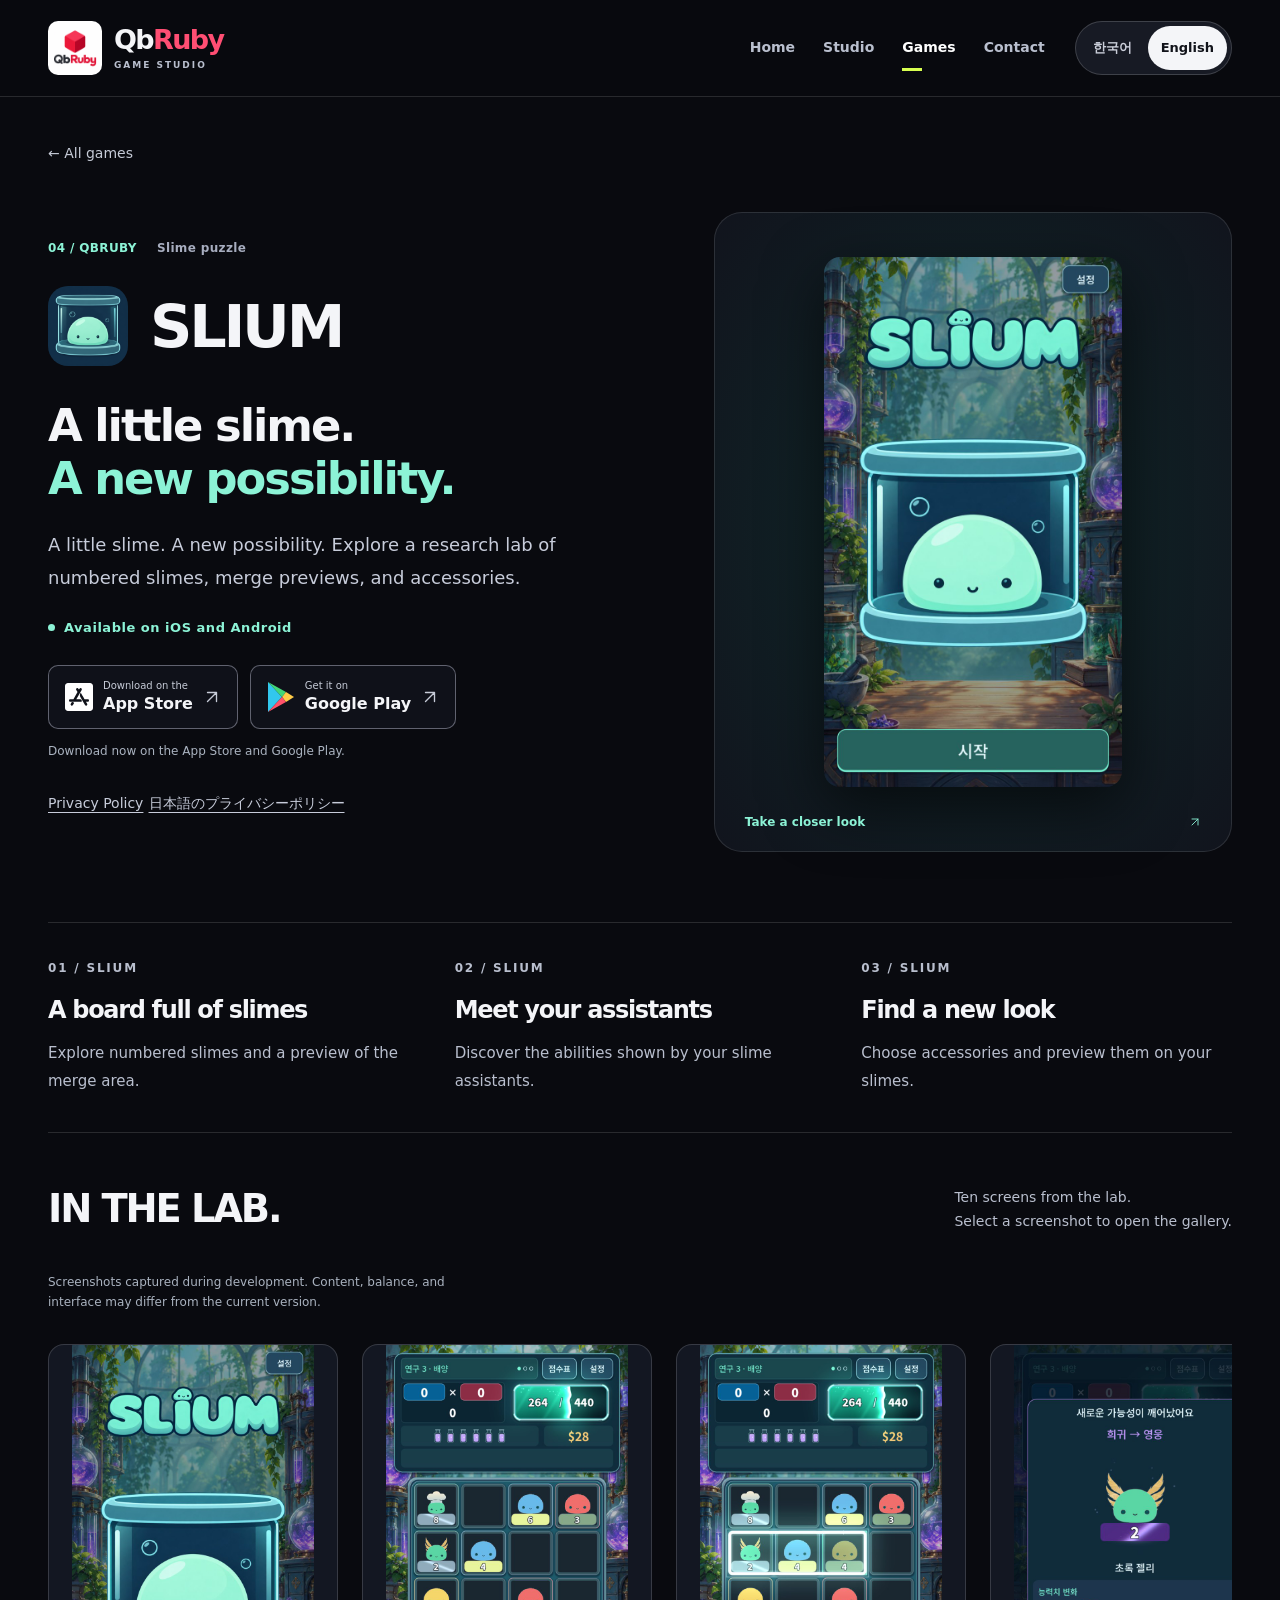
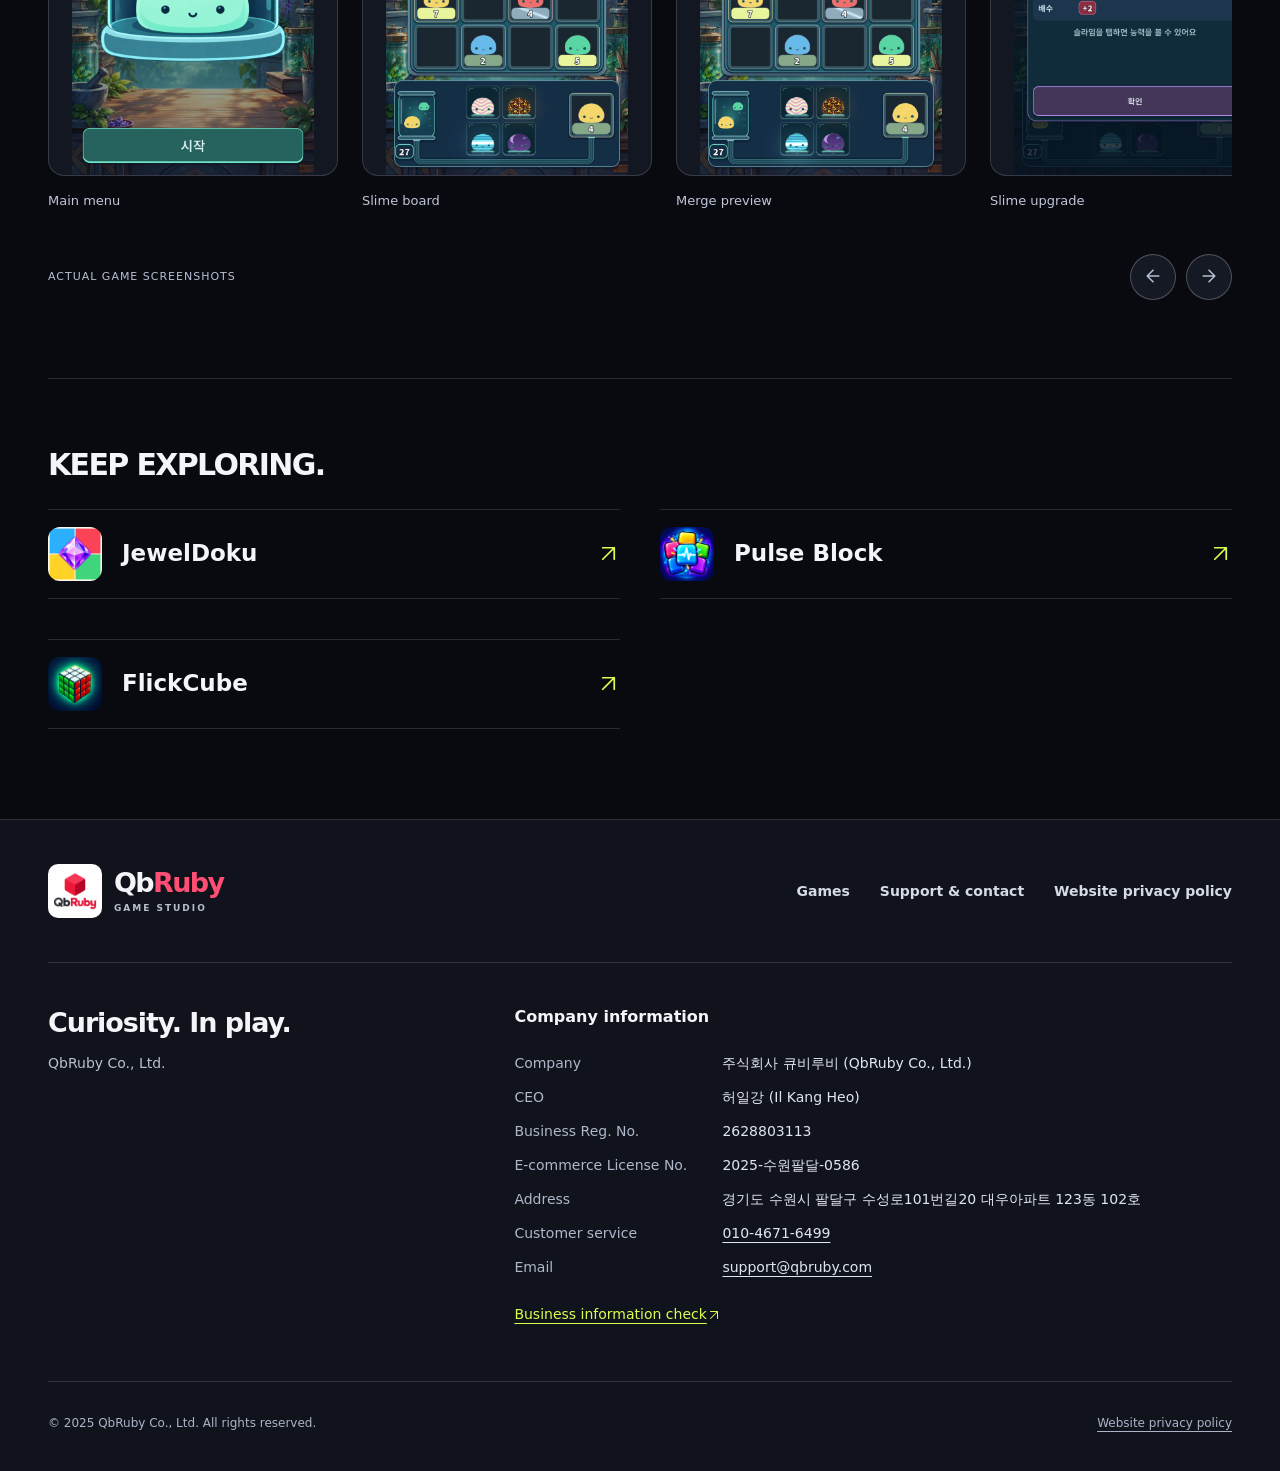
<file: slium.html>
<!doctype html><html lang="en"><head><meta charset="utf-8"><meta name="viewport" content="width=device-width,initial-scale=1"><title data-en="SLIUM — QbRuby" data-ko="SLIUM — QbRuby 게임 소개" >SLIUM — QbRuby</title><meta name="description" content="SLIUM is a slime puzzle from QbRuby, now available on iOS and Android. Explore game screenshots." data-en="SLIUM is a slime puzzle from QbRuby, now available on iOS and Android. Explore game screenshots." data-ko="SLIUM은 iOS와 Android에서 만나볼 수 있는 큐비루비의 슬라임 퍼즐 게임입니다. 게임 화면을 만나보세요."><meta name="theme-color" content="#090a0f"><link rel="icon" href="images/web/qbruby-splash.jpeg" type="image/jpeg"><link rel="stylesheet" href="assets/site.css"><script src="assets/site.js" defer></script></head><body data-page="games"><a class="skip" href="#main" data-en="Skip to content" data-ko="본문으로 이동">Skip to content</a>
<header class="site-header"><div class="header-inner shell"><a class="brand" href="index.html#home" aria-label="QbRuby"><img src="images/web/qbruby-splash.jpeg" width="58" height="58" alt="QbRuby"><span>Qb<span class="ruby">Ruby</span><small>GAME STUDIO</small></span></a>
<nav class="main-nav" aria-label="Main navigation" data-aria-en="Main navigation" data-aria-ko="주 메뉴"><a data-en="Home" data-ko="홈" href="index.html#home">Home</a><a data-en="Studio" data-ko="스튜디오" href="index.html#about">Studio</a><a data-en="Games" data-ko="게임" href="apps.html" aria-current="page">Games</a><a data-en="Contact" data-ko="문의" href="contact.html">Contact</a></nav>
<div class="langs" role="group" aria-label="한국어 / English"><button id="ko" type="button" lang="ko" aria-pressed="false">한국어</button><button id="en" type="button" lang="en" aria-pressed="true">English</button></div>
</div></header><main id="main"><div class="detail-top shell"><a data-en="← All games" data-ko="← 전체 게임" class="back-link" href="apps.html#slium">← All games</a></div><article class="game-detail slium" id="slium"><section class="detail-hero shell"><div class="detail-copy"><div class="chapter-kicker"><span>04 / QBRUBY</span><span data-en="Slime puzzle" data-ko="슬라임 퍼즐" >Slime puzzle</span></div><div class="detail-title"><img src="images/web/slium/slium-icon.png" width="80" height="80" alt=""><h1>SLIUM</h1></div><h2 data-en="A little slime.&lt;br&gt;&lt;em&gt;A new possibility.&lt;/em&gt;" data-ko="작은 슬라임,&lt;br&gt;&lt;em&gt;새로운 가능성.&lt;/em&gt;" class="detail-line">A little slime.<br><em>A new possibility.</em></h2><p data-en="A little slime. A new possibility. Explore a research lab of numbered slimes, merge previews, and accessories." data-ko="작은 슬라임, 새로운 가능성. 숫자를 가진 슬라임과 합성 미리보기, 액세서리가 있는 연구실을 만나보세요." class="game-description">A little slime. A new possibility. Explore a research lab of numbered slimes, merge previews, and accessories.</p><p data-en="Available on iOS and Android" data-ko="iOS · Android 출시" class="slium-status">Available on iOS and Android</p><div class="stores" aria-describedby="release-note"><a class="store-link" href="https://apps.apple.com/kr/app/slium/id6828465079" target="_blank" rel="noopener noreferrer" aria-label="Slium — App Store" data-aria-en="Slium — App Store, opens in a new tab" data-aria-ko="Slium — App Store, 새 탭에서 열림"><img src="assets/app-store.svg" width="28" height="32" alt=""><span><small data-en="Download on the" data-ko="다운로드" >Download on the</small><b>App Store</b></span><span aria-hidden="true"><svg class="ui-arrow" width="24" height="24" viewBox="0 0 24 24" aria-hidden="true" focusable="false"><path d="M6 18 18 6M6 6h12v12"/></svg></span></a><a class="store-link" href="https://play.google.com/store/apps/details?id=com.qbruby.slium" target="_blank" rel="noopener noreferrer" aria-label="Slium — Google Play" data-aria-en="Slium — Google Play, opens in a new tab" data-aria-ko="Slium — Google Play, 새 탭에서 열림"><img src="assets/google-play.svg" width="26" height="30" alt=""><span><small data-en="Get it on" data-ko="다운로드">Get it on</small><b>Google Play</b></span><span aria-hidden="true"><svg class="ui-arrow" width="24" height="24" viewBox="0 0 24 24" aria-hidden="true" focusable="false"><path d="M6 18 18 6M6 6h12v12"/></svg></span></a></div><p data-en="Download now on the App Store and Google Play." data-ko="지금 App Store와 Google Play에서 다운로드할 수 있습니다." id="release-note" class="version-note">Download now on the App Store and Google Play.</p><a data-en="Privacy Policy" data-ko="개인정보처리방침" class="policy-link" href="privacy/slium.html" data-policy="privacy/slium.html">Privacy Policy</a> <a class="policy-link" href="privacy/slium.html?lang=jp" lang="ja">日本語のプライバシーポリシー</a></div><div class="detail-art"><a class="shot-link detail-feature" href="images/originals/slium/01-main-menu.png" data-gallery="slium" data-index="0" aria-label="SLIUM — Main menu" data-aria-en="SLIUM — Main menu, expand screenshot" data-aria-ko="SLIUM — 메인 메뉴, 스크린샷 크게 보기"><img src="images/web/slium/01-main-menu.jpg" width="720" height="1280" alt="SLIUM — Main menu" data-alt-en="SLIUM — Main menu" data-alt-ko="SLIUM — 메인 메뉴" fetchpriority="high"></a><div class="detail-art-label"><span data-en="Take a closer look" data-ko="누르면 크게 보기" >Take a closer look</span><span aria-hidden="true"><svg class="ui-arrow" width="24" height="24" viewBox="0 0 24 24" aria-hidden="true" focusable="false"><path d="M6 18 18 6M6 6h12v12"/></svg></span></div></div></section><section class="slium-features shell" aria-label="Inside SLIUM" data-aria-en="Inside SLIUM" data-aria-ko="SLIUM 둘러보기"><div><p class="eyebrow">01 / SLIUM</p><h2 data-en="A board full of slimes" data-ko="슬라임이 가득한 보드" >A board full of slimes</h2><p data-en="Explore numbered slimes and a preview of the merge area." data-ko="숫자를 가진 슬라임과 합성 영역 미리보기를 살펴보세요." >Explore numbered slimes and a preview of the merge area.</p></div><div><p class="eyebrow">02 / SLIUM</p><h2 data-en="Meet your assistants" data-ko="조수와 함께하는 연구" >Meet your assistants</h2><p data-en="Discover the abilities shown by your slime assistants." data-ko="슬라임 조수의 능력을 확인하며 연구를 이어가세요." >Discover the abilities shown by your slime assistants.</p></div><div><p class="eyebrow">03 / SLIUM</p><h2 data-en="Find a new look" data-ko="새로운 모습의 발견" >Find a new look</h2><p data-en="Choose accessories and preview them on your slimes." data-ko="액세서리를 선택하고 슬라임의 착용 모습을 미리 확인하세요." >Choose accessories and preview them on your slimes.</p></div></section><section class="detail-gallery shell" aria-labelledby="screens-title"><div class="detail-section-heading"><h2 data-en="IN THE LAB." data-ko="연구실 속으로." id="screens-title">IN THE LAB.</h2><p data-en="Ten screens from the lab.&lt;br&gt;Select a screenshot to open the gallery." data-ko="연구실의 열 가지 화면을 둘러보세요.&lt;br&gt;화면을 선택하면 크게 볼 수 있습니다." >Ten screens from the lab.<br>Select a screenshot to open the gallery.</p></div><p data-en="Screenshots captured during development. Content, balance, and interface may differ from the current version." data-ko="개발 당시 촬영한 화면입니다. 콘텐츠, 밸런스와 인터페이스는 현재 버전과 다를 수 있습니다." class="version-note slium-gallery-note">Screenshots captured during development. Content, balance, and interface may differ from the current version.</p><div class="gallery-shell"><div class="gallery-track" aria-label="SLIUM screenshots" data-aria-en="SLIUM screenshots" data-aria-ko="SLIUM 스크린샷"><figure><a class="shot-link " href="images/originals/slium/01-main-menu.png" data-gallery="slium" data-index="0" aria-label="SLIUM — Main menu" data-aria-en="SLIUM — Main menu, expand screenshot" data-aria-ko="SLIUM — 메인 메뉴, 스크린샷 크게 보기"><img src="images/web/slium/01-main-menu.jpg" width="720" height="1280" alt="SLIUM — Main menu" data-alt-en="SLIUM — Main menu" data-alt-ko="SLIUM — 메인 메뉴" loading="lazy" decoding="async"></a><figcaption data-en="Main menu" data-ko="메인 메뉴" >Main menu</figcaption></figure><figure><a class="shot-link " href="images/originals/slium/02-gameplay.png" data-gallery="slium" data-index="1" aria-label="SLIUM — Slime board" data-aria-en="SLIUM — Slime board, expand screenshot" data-aria-ko="SLIUM — 슬라임 보드, 스크린샷 크게 보기"><img src="images/web/slium/02-gameplay.jpg" width="720" height="1280" alt="SLIUM — Slime board" data-alt-en="SLIUM — Slime board" data-alt-ko="SLIUM — 슬라임 보드" loading="lazy" decoding="async"></a><figcaption data-en="Slime board" data-ko="슬라임 보드" >Slime board</figcaption></figure><figure><a class="shot-link " href="images/originals/slium/03-merge-preview.png" data-gallery="slium" data-index="2" aria-label="SLIUM — Merge preview" data-aria-en="SLIUM — Merge preview, expand screenshot" data-aria-ko="SLIUM — 합성 미리보기, 스크린샷 크게 보기"><img src="images/web/slium/03-merge-preview.jpg" width="720" height="1280" alt="SLIUM — Merge preview" data-alt-en="SLIUM — Merge preview" data-alt-ko="SLIUM — 합성 미리보기" loading="lazy" decoding="async"></a><figcaption data-en="Merge preview" data-ko="합성 미리보기" >Merge preview</figcaption></figure><figure><a class="shot-link " href="images/originals/slium/04-slime-upgrade.png" data-gallery="slium" data-index="3" aria-label="SLIUM — Slime upgrade" data-aria-en="SLIUM — Slime upgrade, expand screenshot" data-aria-ko="SLIUM — 슬라임 성장, 스크린샷 크게 보기"><img src="images/web/slium/04-slime-upgrade.jpg" width="720" height="1280" alt="SLIUM — Slime upgrade" data-alt-en="SLIUM — Slime upgrade" data-alt-ko="SLIUM — 슬라임 성장" loading="lazy" decoding="async"></a><figcaption data-en="Slime upgrade" data-ko="슬라임 성장" >Slime upgrade</figcaption></figure><figure><a class="shot-link " href="images/originals/slium/05-assistant-ability.png" data-gallery="slium" data-index="4" aria-label="SLIUM — Assistant ability" data-aria-en="SLIUM — Assistant ability, expand screenshot" data-aria-ko="SLIUM — 조수 능력, 스크린샷 크게 보기"><img src="images/web/slium/05-assistant-ability.jpg" width="720" height="1280" alt="SLIUM — Assistant ability" data-alt-en="SLIUM — Assistant ability" data-alt-ko="SLIUM — 조수 능력" loading="lazy" decoding="async"></a><figcaption data-en="Assistant ability" data-ko="조수 능력" >Assistant ability</figcaption></figure><figure><a class="shot-link " href="images/originals/slium/06-stage-clear.png" data-gallery="slium" data-index="5" aria-label="SLIUM — Research complete" data-aria-en="SLIUM — Research complete, expand screenshot" data-aria-ko="SLIUM — 연구 완료, 스크린샷 크게 보기"><img src="images/web/slium/06-stage-clear.jpg" width="720" height="1280" alt="SLIUM — Research complete" data-alt-en="SLIUM — Research complete" data-alt-ko="SLIUM — 연구 완료" loading="lazy" decoding="async"></a><figcaption data-en="Research complete" data-ko="연구 완료" >Research complete</figcaption></figure><figure><a class="shot-link " href="images/originals/slium/07-shop.png" data-gallery="slium" data-index="6" aria-label="SLIUM — In-game shop" data-aria-en="SLIUM — In-game shop, expand screenshot" data-aria-ko="SLIUM — 게임 내 상점, 스크린샷 크게 보기"><img src="images/web/slium/07-shop.jpg" width="720" height="1280" alt="SLIUM — In-game shop" data-alt-en="SLIUM — In-game shop" data-alt-ko="SLIUM — 게임 내 상점" loading="lazy" decoding="async"></a><figcaption data-en="In-game shop" data-ko="게임 내 상점" >In-game shop</figcaption></figure><figure><a class="shot-link " href="images/originals/slium/08-pack-opening.png" data-gallery="slium" data-index="7" aria-label="SLIUM — Accessory pack" data-aria-en="SLIUM — Accessory pack, expand screenshot" data-aria-ko="SLIUM — 액세서리 팩, 스크린샷 크게 보기"><img src="images/web/slium/08-pack-opening.jpg" width="720" height="1280" alt="SLIUM — Accessory pack" data-alt-en="SLIUM — Accessory pack" data-alt-ko="SLIUM — 액세서리 팩" loading="lazy" decoding="async"></a><figcaption data-en="Accessory pack" data-ko="액세서리 팩" >Accessory pack</figcaption></figure><figure><a class="shot-link " href="images/originals/slium/09-accessory-choices.png" data-gallery="slium" data-index="8" aria-label="SLIUM — Accessory choices" data-aria-en="SLIUM — Accessory choices, expand screenshot" data-aria-ko="SLIUM — 액세서리 선택, 스크린샷 크게 보기"><img src="images/web/slium/09-accessory-choices.jpg" width="720" height="1280" alt="SLIUM — Accessory choices" data-alt-en="SLIUM — Accessory choices" data-alt-ko="SLIUM — 액세서리 선택" loading="lazy" decoding="async"></a><figcaption data-en="Accessory choices" data-ko="액세서리 선택" >Accessory choices</figcaption></figure><figure><a class="shot-link " href="images/originals/slium/10-equipment-preview.png" data-gallery="slium" data-index="9" aria-label="SLIUM — Equipment preview" data-aria-en="SLIUM — Equipment preview, expand screenshot" data-aria-ko="SLIUM — 장착 미리보기, 스크린샷 크게 보기"><img src="images/web/slium/10-equipment-preview.jpg" width="720" height="1109" alt="SLIUM — Equipment preview" data-alt-en="SLIUM — Equipment preview" data-alt-ko="SLIUM — 장착 미리보기" loading="lazy" decoding="async"></a><figcaption data-en="Equipment preview" data-ko="장착 미리보기" >Equipment preview</figcaption></figure></div><div class="gallery-controls"><span data-en="ACTUAL GAME SCREENSHOTS" data-ko="실제 게임 스크린샷" >ACTUAL GAME SCREENSHOTS</span><div><button type="button" data-scroll="-1" aria-label="Previous screenshots" data-aria-en="Previous screenshots" data-aria-ko="이전 스크린샷"><svg class="ui-arrow" width="24" height="24" viewBox="0 0 24 24" aria-hidden="true" focusable="false"><path d="M19 12H5m7-7-7 7 7 7"/></svg></button><button type="button" data-scroll="1" aria-label="Next screenshots" data-aria-en="Next screenshots" data-aria-ko="다음 스크린샷"><svg class="ui-arrow" width="24" height="24" viewBox="0 0 24 24" aria-hidden="true" focusable="false"><path d="M5 12h14m-7-7 7 7-7 7"/></svg></button></div></div></div></section></article><nav class="related-games shell" aria-label="Other games" data-aria-en="Other games" data-aria-ko="다른 게임"><h2 data-en="KEEP EXPLORING." data-ko="다른 게임도 만나보세요." >KEEP EXPLORING.</h2><div><a href="jeweldoku.html"><img src="images/web/jeweldoku_icon_ios1024.jpeg" width="54" height="54" alt=""><span>JewelDoku</span><span aria-hidden="true"><svg class="ui-arrow" width="24" height="24" viewBox="0 0 24 24" aria-hidden="true" focusable="false"><path d="M6 18 18 6M6 6h12v12"/></svg></span></a><a href="pulse-block.html"><img src="images/web/pulse_block_app_icon_1024x1024.jpeg" width="54" height="54" alt=""><span>Pulse Block</span><span aria-hidden="true"><svg class="ui-arrow" width="24" height="24" viewBox="0 0 24 24" aria-hidden="true" focusable="false"><path d="M6 18 18 6M6 6h12v12"/></svg></span></a><a href="flickcube.html"><img src="images/web/flickcube.jpeg" width="54" height="54" alt=""><span>FlickCube</span><span aria-hidden="true"><svg class="ui-arrow" width="24" height="24" viewBox="0 0 24 24" aria-hidden="true" focusable="false"><path d="M6 18 18 6M6 6h12v12"/></svg></span></a></div></nav></main><footer class="site-footer"><div class="shell">
<div class="footer-top"><a class="brand" href="index.html#home" aria-label="QbRuby"><img src="images/web/qbruby-splash.jpeg" width="58" height="58" alt="QbRuby"><span>Qb<span class="ruby">Ruby</span><small>GAME STUDIO</small></span></a><nav class="footer-nav" aria-label="Footer navigation" data-aria-en="Footer navigation" data-aria-ko="푸터 메뉴">
<a data-en="Games" data-ko="게임" href="apps.html">Games</a><a data-en="Support &amp; contact" data-ko="고객지원 · 문의" href="contact.html">Support & contact</a><a data-en="Website privacy policy" data-ko="웹사이트 개인정보처리방침" href="privacy.html" data-policy="privacy.html">Website privacy policy</a>
</nav></div><div class="footer-info"><div class="footer-note"><p data-en="Curiosity. In play." data-ko="호기심을 플레이로." class="footer-motto">Curiosity. In play.</p><p data-en="QbRuby Co., Ltd." data-ko="주식회사 큐비루비" class="muted">QbRuby Co., Ltd.</p></div>
<section class="company-info" aria-labelledby="company-title"><h2 data-en="Company information" data-ko="회사 정보" id="company-title">Company information</h2>
<dl><div class="company-row"><dt data-en="Company" data-ko="회사명" >Company</dt><dd>주식회사 큐비루비 (QbRuby Co., Ltd.)</dd></div><div class="company-row"><dt data-en="CEO" data-ko="대표자" >CEO</dt><dd>허일강 (Il Kang Heo)</dd></div><div class="company-row"><dt data-en="Business Reg. No." data-ko="사업자등록번호" >Business Reg. No.</dt><dd>2628803113</dd></div><div class="company-row"><dt data-en="E-commerce License No." data-ko="통신판매업 신고번호" >E-commerce License No.</dt><dd>2025-수원팔달-0586</dd></div><div class="company-row"><dt data-en="Address" data-ko="사업장 주소" >Address</dt><dd>경기도 수원시 팔달구 수성로101번길20 대우아파트 123동 102호</dd></div><div class="company-row"><dt data-en="Customer service" data-ko="고객센터 전화" >Customer service</dt><dd><a href="tel:01046716499">010-4671-6499</a></dd></div><div class="company-row"><dt data-en="Email" data-ko="이메일" >Email</dt><dd><a href="mailto:support@qbruby.com">support@qbruby.com</a></dd></div></dl><a data-en="Business information check &lt;svg class=&quot;ui-arrow&quot; width=&quot;24&quot; height=&quot;24&quot; viewBox=&quot;0 0 24 24&quot; aria-hidden=&quot;true&quot; focusable=&quot;false&quot;&gt;&lt;path d=&quot;M6 18 18 6M6 6h12v12&quot;/&gt;&lt;/svg&gt;" data-ko="사업자정보확인 &lt;svg class=&quot;ui-arrow&quot; width=&quot;24&quot; height=&quot;24&quot; viewBox=&quot;0 0 24 24&quot; aria-hidden=&quot;true&quot; focusable=&quot;false&quot;&gt;&lt;path d=&quot;M6 18 18 6M6 6h12v12&quot;/&gt;&lt;/svg&gt;" class="business-check" href="https://www.ftc.go.kr/bizCommPop.do?wrkr_no=2628803113" target="_blank" rel="noopener noreferrer">Business information check <svg class="ui-arrow" width="24" height="24" viewBox="0 0 24 24" aria-hidden="true" focusable="false"><path d="M6 18 18 6M6 6h12v12"/></svg></a></section></div>
<div class="legal"><span data-en="© 2025 QbRuby Co., Ltd. All rights reserved." data-ko="© 2025 QbRuby Co., Ltd. 모든 권리 보유." >© 2025 QbRuby Co., Ltd. All rights reserved.</span>
<a data-en="Website privacy policy" data-ko="웹사이트 개인정보처리방침" href="privacy.html" data-policy="privacy.html">Website privacy policy</a></div>
</div></footer><dialog id="gallery-dialog" class="lightbox" aria-labelledby="gallery-title"><div class="lightbox-top"><h2 id="gallery-title">Screenshots</h2><button id="gallery-close" type="button" aria-label="Close gallery" data-aria-en="Close gallery" data-aria-ko="갤러리 닫기">×</button></div><div class="lightbox-stage"><button id="gallery-prev" type="button" aria-label="Previous screenshot" data-aria-en="Previous screenshot" data-aria-ko="이전 스크린샷"><svg class="ui-arrow" width="24" height="24" viewBox="0 0 24 24" aria-hidden="true" focusable="false"><path d="M19 12H5m7-7-7 7 7 7"/></svg></button><img id="gallery-image" alt=""><button id="gallery-next" type="button" aria-label="Next screenshot" data-aria-en="Next screenshot" data-aria-ko="다음 스크린샷"><svg class="ui-arrow" width="24" height="24" viewBox="0 0 24 24" aria-hidden="true" focusable="false"><path d="M5 12h14m-7-7 7 7-7 7"/></svg></button></div><p id="gallery-caption" aria-live="polite"></p></dialog></body></html>
</file>
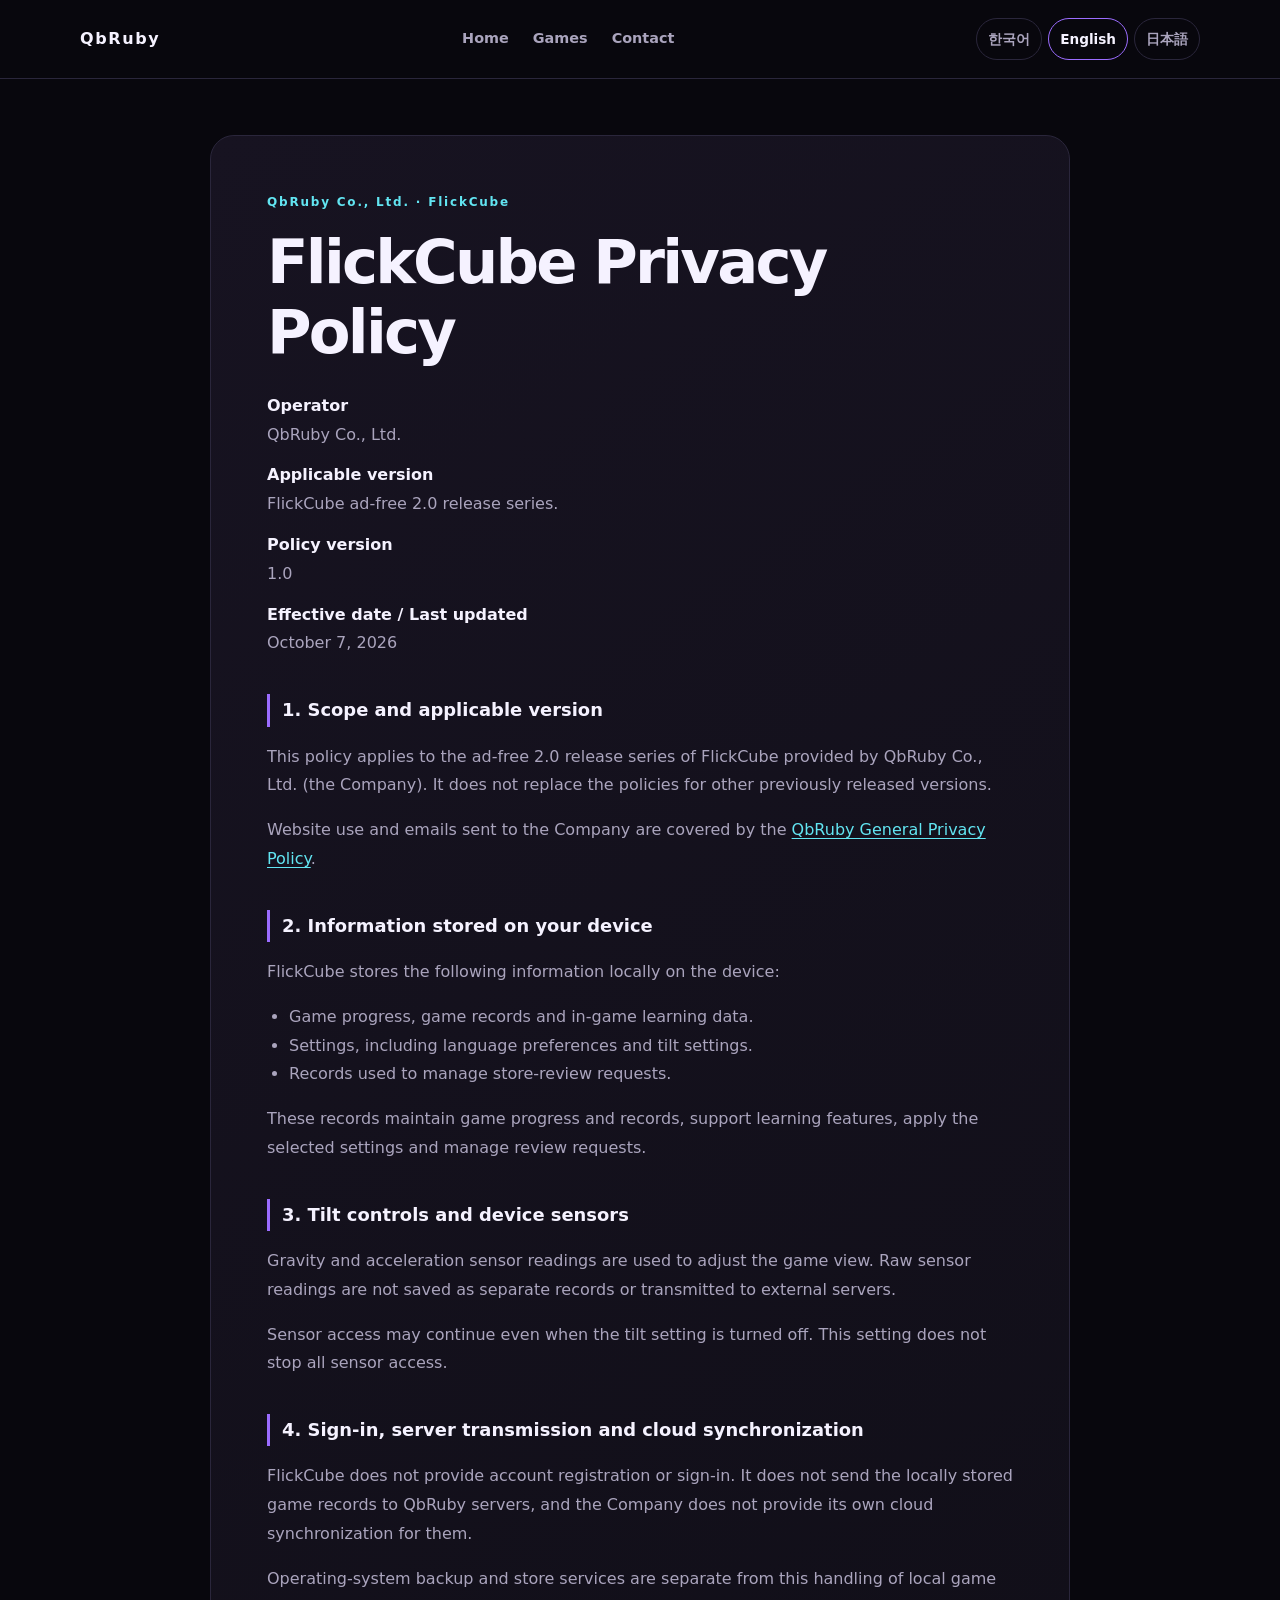
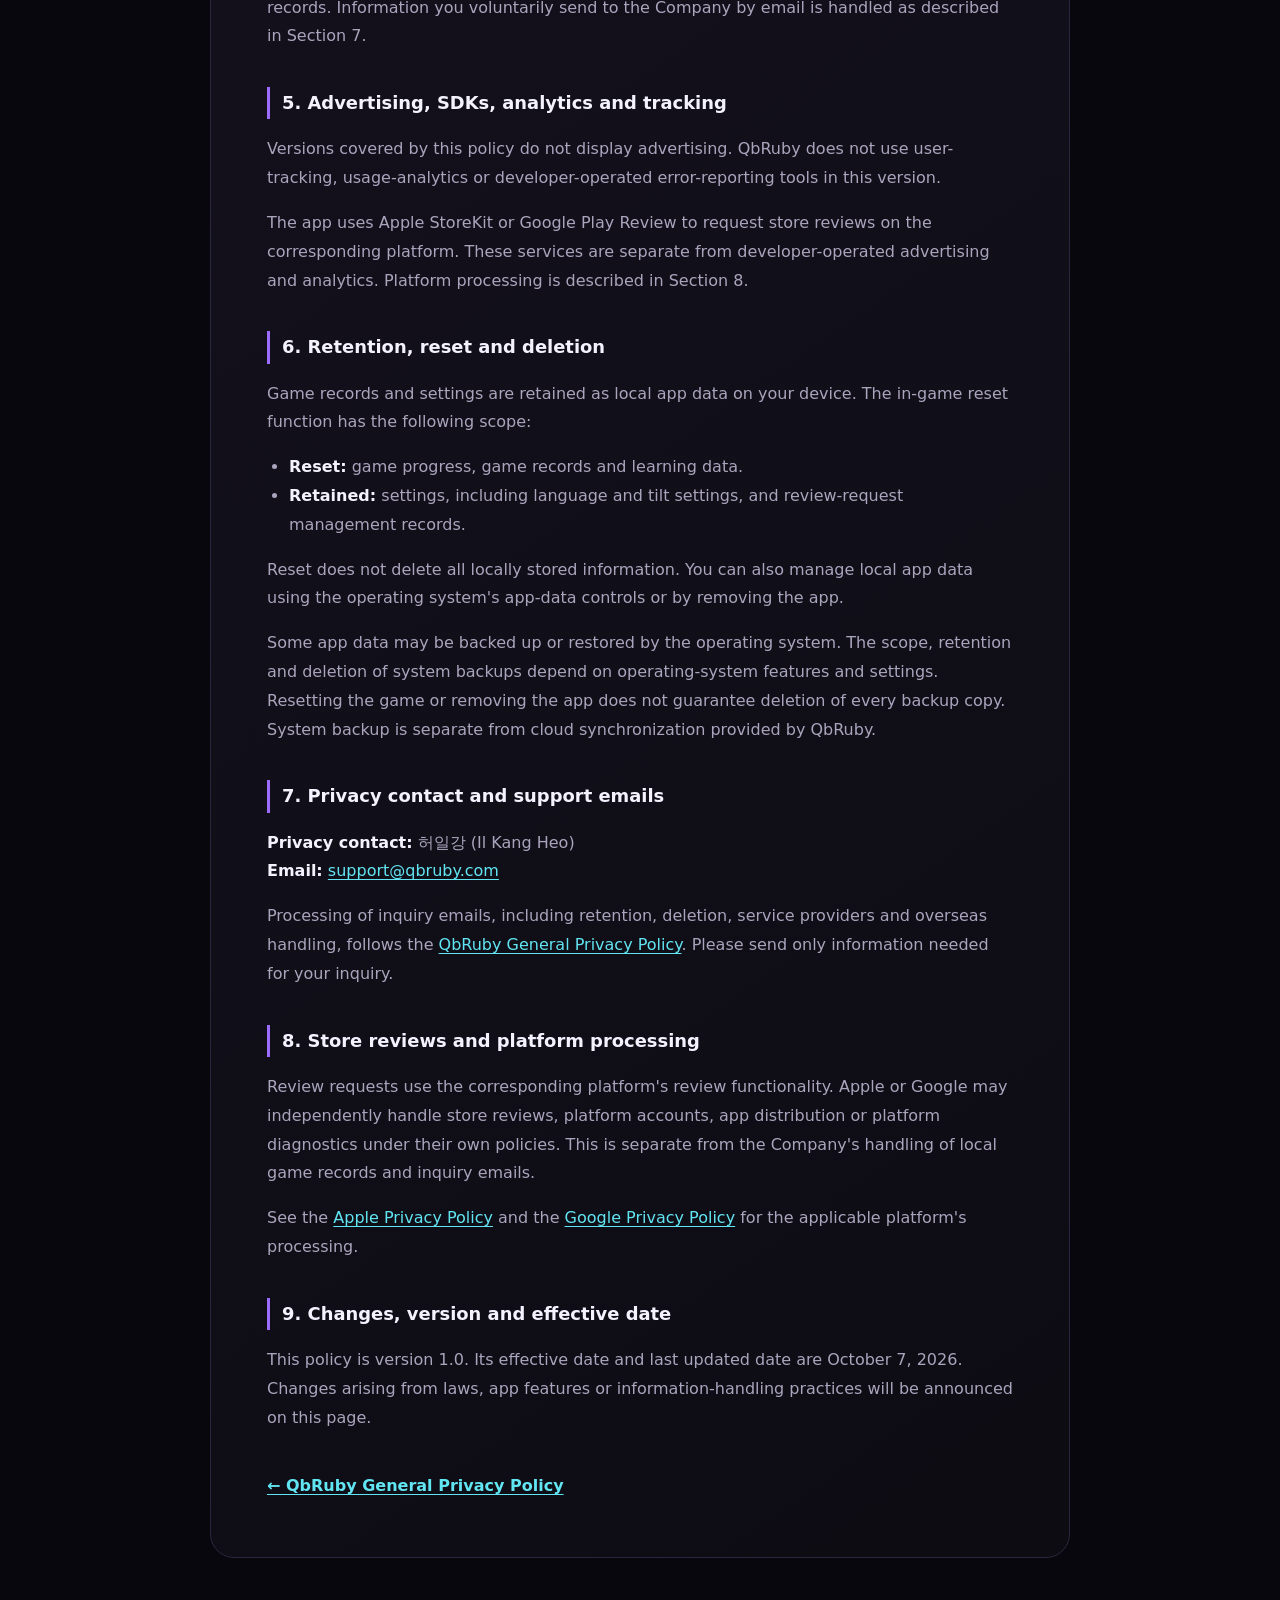
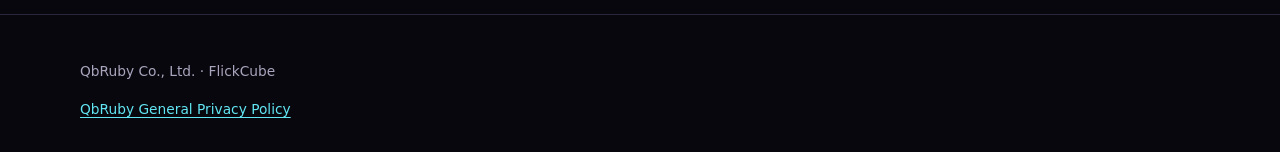
<file: privacy/flickcube.html>
<!doctype html>
<html lang="en">
<head>
  <meta charset="UTF-8">
  <meta name="viewport" content="width=device-width,initial-scale=1">
  <meta name="description" content="Privacy policy for FlickCube's ad-free 2.0 release series: local records, sensors, store reviews and privacy contact.">
  <title>FlickCube Privacy Policy | QbRuby</title>
  <style>
    :root{--bg:#08070d;--fg:#f5f2ff;--muted:#aaa4bd;--line:#2a263b;--violet:#9b6cff;--cyan:#62e5f2}
    *{box-sizing:border-box}
    body{margin:0;background:var(--bg);color:var(--fg);font:16px/1.8 system-ui,-apple-system,BlinkMacSystemFont,"Segoe UI",sans-serif}
    a{color:var(--cyan);text-underline-offset:3px;overflow-wrap:anywhere}
    a:focus-visible{outline:2px solid var(--cyan);outline-offset:4px}
    .wrap{width:min(1120px,calc(100% - 36px));margin:auto}
    .skip{position:absolute;top:8px;left:16px;padding:8px 14px;background:var(--bg);transform:translateY(-180%);z-index:2}
    .skip:focus{transform:none}
    .site-header{border-bottom:1px solid var(--line);padding:18px 0}
    .header-inner{display:flex;align-items:center;justify-content:space-between;gap:24px;flex-wrap:wrap}
    .logo{color:var(--fg);font-weight:900;letter-spacing:.1em;text-decoration:none}
    nav{display:flex;gap:24px;flex-wrap:wrap}
    nav a{color:var(--muted);text-decoration:none;font-size:.9rem;font-weight:700}
    nav a:hover{color:var(--fg)}
    .lang-switch{display:flex;gap:6px;flex-wrap:wrap}
    .lang-switch button{border:1px solid var(--line);border-radius:99px;background:none;color:var(--muted);padding:8px 11px;cursor:pointer;font:inherit;font-size:.85rem;font-weight:800;min-height:42px}
    .lang-switch button.active{color:var(--fg);border-color:var(--violet)}
    .lang-switch button:focus-visible{outline:2px solid var(--cyan);outline-offset:3px}
    main{width:min(860px,calc(100% - 36px));margin:56px auto;background:linear-gradient(145deg,#171321,#0d0c13);border:1px solid var(--line);border-radius:24px;padding:clamp(24px,5vw,56px)}
    .eyebrow{margin:0 0 14px;color:var(--cyan);font-size:.75rem;letter-spacing:.15em;font-weight:900}
    h1{font-size:clamp(2rem,6vw,3.8rem);letter-spacing:-.045em;line-height:1.15;margin:0 0 24px;overflow-wrap:anywhere}
    h2{font-size:1.12rem;border-left:3px solid var(--violet);padding-left:12px;margin:36px 0 12px}
    p,li{color:var(--muted)}
    strong{color:var(--fg)}
    ul{padding-left:22px}
    .metadata{margin:24px 0}
    .metadata dt{color:var(--fg);font-weight:700;margin-top:12px}
    .metadata dd{margin:0;color:var(--muted)}
    .translation-note{font-size:.9rem}
    .back{display:inline-block;margin-top:24px;font-weight:800}
    .footer{border-top:1px solid var(--line);padding:30px 0;color:var(--muted);font-size:.86rem}
    [hidden]{display:none!important}
    @media(max-width:700px){.wrap{width:calc(100% - 28px)}.header-inner{gap:14px}.lang-switch{margin-left:auto}nav{order:3;width:100%;justify-content:space-between;gap:12px}main{width:calc(100% - 28px);margin:28px auto;line-height:1.75}}
  </style>
</head>
<body>
  <a class="skip" href="#main" id="skip-link">Skip to policy</a>
  <header class="site-header">
    <div class="wrap header-inner">
      <a class="logo" href="../index.html" data-site-link>QbRuby</a>
      <nav aria-label="Main navigation" id="main-nav">
        <a href="../index.html" data-site-link id="nav-home">Home</a>
        <a href="../apps.html" data-site-link id="nav-apps">Games</a>
        <a href="../contact.html" data-site-link id="nav-contact">Contact</a>
      </nav>
      <div class="lang-switch" role="group" aria-label="Language selection" id="language-switch">
        <button id="ko" type="button" lang="ko" aria-controls="ko-content" aria-pressed="false">한국어</button>
        <button id="en" type="button" lang="en" aria-controls="en-content" aria-pressed="true" class="active">English</button>
        <button id="ja" type="button" lang="ja" aria-controls="ja-content" aria-pressed="false">日本語</button>
      </div>
    </div>
  </header>
  <main id="main">
    <section id="en-content" lang="en" aria-labelledby="en-title">
      <p class="eyebrow">QbRuby Co., Ltd. · FlickCube</p>
      <h1 id="en-title">FlickCube Privacy Policy</h1>
      <dl class="metadata">
        <dt>Operator</dt><dd>QbRuby Co., Ltd.</dd>
        <dt>Applicable version</dt><dd>FlickCube ad-free 2.0 release series.</dd>
        <dt>Policy version</dt><dd>1.0</dd>
        <dt>Effective date / Last updated</dt><dd>October 7, 2026</dd>
      </dl>
      <h2 id="en-scope">1. Scope and applicable version</h2>
      <p>This policy applies to the ad-free 2.0 release series of FlickCube provided by QbRuby Co., Ltd. (the Company). It does not replace the policies for other previously released versions.</p>
      <p>Website use and emails sent to the Company are covered by the <a href="../privacy.html?lang=en">QbRuby General Privacy Policy</a>.</p>
      <h2 id="en-local-data">2. Information stored on your device</h2>
      <p>FlickCube stores the following information locally on the device:</p>
      <ul>
        <li>Game progress, game records and in-game learning data.</li>
        <li>Settings, including language preferences and tilt settings.</li>
        <li>Records used to manage store-review requests.</li>
      </ul>
      <p>These records maintain game progress and records, support learning features, apply the selected settings and manage review requests.</p>
      <h2 id="en-sensors">3. Tilt controls and device sensors</h2>
      <p>Gravity and acceleration sensor readings are used to adjust the game view. Raw sensor readings are not saved as separate records or transmitted to external servers.</p>
      <p>Sensor access may continue even when the tilt setting is turned off. This setting does not stop all sensor access.</p>
      <h2 id="en-information-handling">4. Sign-in, server transmission and cloud synchronization</h2>
      <p>FlickCube does not provide account registration or sign-in. It does not send the locally stored game records to QbRuby servers, and the Company does not provide its own cloud synchronization for them.</p>
      <p>Operating-system backup and store services are separate from this handling of local game records. Information you voluntarily send to the Company by email is handled as described in Section 7.</p>
      <h2 id="en-advertising">5. Advertising, SDKs, analytics and tracking</h2>
      <p>Versions covered by this policy do not display advertising. QbRuby does not use user-tracking, usage-analytics or developer-operated error-reporting tools in this version.</p>
      <p>The app uses Apple StoreKit or Google Play Review to request store reviews on the corresponding platform. These services are separate from developer-operated advertising and analytics. Platform processing is described in Section 8.</p>
      <h2 id="en-retention">6. Retention, reset and deletion</h2>
      <p>Game records and settings are retained as local app data on your device. The in-game reset function has the following scope:</p>
      <ul>
        <li><strong>Reset:</strong> game progress, game records and learning data.</li>
        <li><strong>Retained:</strong> settings, including language and tilt settings, and review-request management records.</li>
      </ul>
      <p>Reset does not delete all locally stored information. You can also manage local app data using the operating system's app-data controls or by removing the app.</p>
      <p>Some app data may be backed up or restored by the operating system. The scope, retention and deletion of system backups depend on operating-system features and settings. Resetting the game or removing the app does not guarantee deletion of every backup copy. System backup is separate from cloud synchronization provided by QbRuby.</p>
      <h2 id="en-contact">7. Privacy contact and support emails</h2>
      <p><strong>Privacy contact:</strong> 허일강 (Il Kang Heo)<br><strong>Email:</strong> <a href="mailto:support@qbruby.com">support@qbruby.com</a></p>
      <p>Processing of inquiry emails, including retention, deletion, service providers and overseas handling, follows the <a href="../privacy.html?lang=en">QbRuby General Privacy Policy</a>. Please send only information needed for your inquiry.</p>
      <h2 id="en-platforms">8. Store reviews and platform processing</h2>
      <p>Review requests use the corresponding platform's review functionality. Apple or Google may independently handle store reviews, platform accounts, app distribution or platform diagnostics under their own policies. This is separate from the Company's handling of local game records and inquiry emails.</p>
      <p>See the <a href="https://www.apple.com/legal/privacy/en-ww/">Apple Privacy Policy</a> and the <a href="https://policies.google.com/privacy?hl=en">Google Privacy Policy</a> for the applicable platform's processing.</p>
      <h2 id="en-changes">9. Changes, version and effective date</h2>
      <p>This policy is version 1.0. Its effective date and last updated date are October 7, 2026. Changes arising from laws, app features or information-handling practices will be announced on this page.</p>
      <a class="back" href="../privacy.html?lang=en">← QbRuby General Privacy Policy</a>
    </section>
    <section id="ko-content" lang="ko" aria-labelledby="ko-title">
      <p class="eyebrow">QbRuby Co., Ltd. · FlickCube</p>
      <h1 id="ko-title">FlickCube 개인정보처리방침</h1>
      <dl class="metadata">
        <dt>운영 주체</dt><dd>QbRuby Co., Ltd. (주식회사 큐비루비)</dd>
        <dt>적용 대상</dt><dd>FlickCube의 광고 없는 2.0 출시계열.</dd>
        <dt>정책 버전</dt><dd>1.0</dd>
        <dt>시행일 / 최종 변경일</dt><dd>2026년 10월 7일</dd>
      </dl>
      <h2 id="ko-scope">1. 적용 범위와 버전 기준</h2>
      <p>이 방침은 주식회사 큐비루비(QbRuby Co., Ltd., 이하 '회사')가 제공하는 FlickCube의 광고 없는 2.0 출시계열에 적용됩니다. 다른 기존 출시버전의 방침을 일괄 변경하지 않습니다.</p>
      <p>홈페이지 이용과 회사에 보내는 문의 이메일에는 <a href="../privacy.html?lang=ko">QbRuby 공통 개인정보처리방침</a>이 적용됩니다.</p>
      <h2 id="ko-local-data">2. 기기 내부에 저장되는 정보</h2>
      <p>FlickCube는 다음 정보를 기기 내부에 로컬로 저장합니다.</p>
      <ul>
        <li>게임 진행 상황, 게임 기록 및 게임 내 학습 데이터.</li>
        <li>언어 선택·기울기 설정을 포함한 설정 정보.</li>
        <li>스토어 리뷰 요청을 관리하기 위한 기록.</li>
      </ul>
      <p>이러한 기록은 게임 진행과 기록 유지, 학습 기능 제공, 선택한 설정 적용 및 리뷰 요청 관리에 사용됩니다.</p>
      <h2 id="ko-sensors">3. 기울기 기능과 기기 센서</h2>
      <p>게임 시점을 조절하기 위해 중력·가속도 센서값을 이용합니다. 원시 센서값을 별도의 기록으로 저장하거나 외부 서버로 전송하지 않습니다.</p>
      <p>기울기 설정을 끄더라도 센서 접근이 이어질 수 있습니다. 이 설정이 모든 센서 접근을 중단하는 것은 아닙니다.</p>
      <h2 id="ko-information-handling">4. 로그인·서버 전송과 클라우드 동기화</h2>
      <p>FlickCube는 회원가입이나 로그인 기능을 제공하지 않습니다. 기기에 저장된 게임 기록을 QbRuby 서버로 전송하지 않으며, 회사가 제공하는 자체 클라우드 동기화 기능도 없습니다.</p>
      <p>운영체제의 백업과 스토어 서비스의 처리는 이러한 로컬 게임 기록의 처리와 구분됩니다. 이용자가 회사에 직접 보내는 문의 이메일은 제7항에 따라 처리합니다.</p>
      <h2 id="ko-advertising">5. 광고·SDK·분석과 추적</h2>
      <p>본 방침이 적용되는 FlickCube 버전은 광고를 표시하지 않습니다. 회사는 이 버전에서 이용자 추적, 이용 행태 분석 또는 자체 오류 보고 도구를 사용하지 않습니다.</p>
      <p>앱은 해당 플랫폼에서 스토어 리뷰를 요청하기 위해 Apple StoreKit 또는 Google Play Review를 이용합니다. 이러한 서비스는 개발자 자체 광고·분석과 구분되며, 플랫폼의 처리는 제8항에서 안내합니다.</p>
      <h2 id="ko-retention">6. 보유 기간·초기화와 삭제</h2>
      <p>게임 기록과 설정은 이용자 기기의 앱 데이터로 보관됩니다. 게임 내 초기화 기능의 적용 범위는 다음과 같습니다.</p>
      <ul>
        <li><strong>초기화:</strong> 게임 진행 상황, 게임 기록 및 학습 데이터.</li>
        <li><strong>유지:</strong> 언어·기울기 등의 설정 정보와 리뷰 요청 관리 기록.</li>
      </ul>
      <p>게임 초기화는 모든 로컬 정보의 삭제를 의미하지 않습니다. 운영체제의 앱 데이터 관리 기능이나 앱 삭제를 통해서도 기기 내 앱 데이터를 관리할 수 있습니다.</p>
      <p>운영체제의 시스템 백업·복원으로 일부 앱 데이터가 백업되거나 복원될 수 있습니다. 시스템 백업의 적용 범위·보관 기간·삭제 방법은 운영체제의 기능과 설정에 따릅니다. 게임 초기화나 앱 삭제가 모든 백업 사본의 삭제까지 보장하지는 않습니다. 시스템 백업은 회사가 제공하는 자체 클라우드 동기화와 구분됩니다.</p>
      <h2 id="ko-contact">7. 개인정보 문의와 이메일 처리</h2>
      <p><strong>개인정보 문의 담당:</strong> 허일강 (Il Kang Heo)<br><strong>이메일:</strong> <a href="mailto:support@qbruby.com">support@qbruby.com</a></p>
      <p>문의 이메일의 처리·보유·삭제·위탁·국외 처리에는 <a href="../privacy.html?lang=ko">QbRuby 공통 개인정보처리방침</a>의 기준이 적용됩니다. 문의에 필요한 정보만 보내 주세요.</p>
      <h2 id="ko-platforms">8. 스토어 리뷰와 플랫폼의 처리</h2>
      <p>리뷰 요청은 해당 플랫폼의 리뷰 기능을 이용합니다. Apple 또는 Google은 스토어 리뷰, 플랫폼 계정, 앱 배포 또는 플랫폼 진단과 관련한 정보를 각자의 정책에 따라 독자적으로 처리할 수 있습니다. 이는 회사의 로컬 게임 기록 및 문의 이메일 처리와 구분됩니다.</p>
      <p>해당 플랫폼의 처리에 관해서는 <a href="https://www.apple.com/legal/privacy/en-ww/">Apple 개인정보처리방침</a>과 <a href="https://policies.google.com/privacy?hl=ko">Google 개인정보처리방침</a>을 확인해 주세요.</p>
      <h2 id="ko-changes">9. 변경 안내·정책 버전과 시행일</h2>
      <p>본 방침의 버전은 1.0이며 시행일과 최종 변경일은 2026년 10월 7일입니다. 법령, 앱 기능 또는 개인정보 처리 내용의 변경에 따라 방침이 변경되면 이 페이지에서 안내합니다.</p>
      <a class="back" href="../privacy.html?lang=ko">← QbRuby 공통 개인정보처리방침</a>
    </section>
    <section id="ja-content" lang="ja" aria-labelledby="ja-title">
      <p class="eyebrow">QbRuby Co., Ltd. · FlickCube</p>
      <h1 id="ja-title">FlickCube プライバシーポリシー</h1>
      <p class="translation-note">この日本語版は韓国語原文の参考訳です。</p>
      <dl class="metadata">
        <dt>運営主体</dt><dd>QbRuby Co., Ltd.</dd>
        <dt>適用対象</dt><dd>FlickCubeの広告を表示しない2.0リリース系列。</dd>
        <dt>ポリシーのバージョン</dt><dd>1.0</dd>
        <dt>施行日 / 最終更新日</dt><dd>2026年10月7日</dd>
      </dl>
      <h2 id="ja-scope">1. 適用範囲とバージョン</h2>
      <p>本ポリシーは、QbRuby Co., Ltd.（以下「当社」）が提供するFlickCubeの広告を表示しない2.0リリース系列に適用されます。その他の既存リリースのポリシーを一括変更するものではありません。</p>
      <p>ウェブサイトの利用と当社に送る問い合わせメールには、<a href="../privacy.html?lang=en">QbRuby共通プライバシーポリシー（英語）</a>が適用されます。</p>
      <h2 id="ja-local-data">2. 端末内に保存される情報</h2>
      <p>FlickCubeは、次の情報を端末内にローカル保存します。</p>
      <ul>
        <li>ゲームの進行状況、ゲーム記録、ゲーム内学習データ。</li>
        <li>言語の選択と傾き設定を含む設定情報。</li>
        <li>ストアレビューの依頼を管理するための記録。</li>
      </ul>
      <p>これらの記録は、ゲームの進行と記録の維持、学習機能の提供、選択した設定の適用、レビュー依頼の管理に使用されます。</p>
      <h2 id="ja-sensors">3. 傾き機能と端末センサー</h2>
      <p>ゲームの視点調整に、重力・加速度センサーの値を利用します。センサーの生データを別の記録として保存したり、外部サーバーに送信したりすることはありません。</p>
      <p>傾き設定をオフにしても、センサーへのアクセスが続く場合があります。この設定は、すべてのセンサーアクセスを停止するものではありません。</p>
      <h2 id="ja-information-handling">4. ログイン、サーバー送信とクラウド同期</h2>
      <p>FlickCubeには会員登録やログイン機能がありません。端末に保存されたゲーム記録をQbRubyサーバーへ送信せず、当社独自のクラウド同期機能も提供していません。</p>
      <p>OSのバックアップとストアサービスによる処理は、このようなローカルゲーム記録の取扱いとは区別されます。利用者が当社に直接送る問い合わせメールは、第7項に従って処理します。</p>
      <h2 id="ja-advertising">5. 広告、SDK、分析と追跡</h2>
      <p>本ポリシーの適用対象バージョンでは、広告を表示しません。当社は、このバージョンで利用者の追跡、利用行動の分析、または開発者独自のエラー報告のためのツールを使用しません。</p>
      <p>アプリは、該当するプラットフォームでストアレビューを依頼するためにApple StoreKitまたはGoogle Play Reviewを利用します。これらのサービスは、開発者独自の広告・分析とは区別されます。プラットフォームによる処理は、第8項で案内します。</p>
      <h2 id="ja-retention">6. 保有期間、初期化と削除</h2>
      <p>ゲーム記録と設定は、利用者の端末内のアプリデータとして保管されます。ゲーム内の初期化機能の範囲は、次のとおりです。</p>
      <ul>
        <li><strong>初期化：</strong>ゲームの進行状況、ゲーム記録、学習データ。</li>
        <li><strong>維持：</strong>言語や傾きなどの設定情報、およびレビュー依頼の管理記録。</li>
      </ul>
      <p>ゲームの初期化は、すべてのローカル情報の削除を意味しません。OSのアプリデータ管理機能やアプリの削除によっても、端末内のアプリデータを管理できます。</p>
      <p>OSのシステムバックアップ・復元により、一部のアプリデータがバックアップまたは復元される場合があります。システムバックアップの範囲、保管期間、削除方法は、OSの機能と設定に従います。ゲームの初期化やアプリの削除は、すべてのバックアップのコピーの削除まで保証するものではありません。システムバックアップは、当社独自のクラウド同期とは区別されます。</p>
      <h2 id="ja-contact">7. 個人情報の問い合わせとメールの取扱い</h2>
      <p><strong>担当者：</strong>허일강 (Il Kang Heo)<br><strong>メール：</strong><a href="mailto:support@qbruby.com">support@qbruby.com</a></p>
      <p>問い合わせメールの処理、保有、削除、委託、国外での取扱いには、<a href="../privacy.html?lang=en">QbRuby共通プライバシーポリシー（英語）</a>が適用されます。お問い合わせに必要な情報のみをお送りください。</p>
      <h2 id="ja-platforms">8. ストアレビューとプラットフォームによる処理</h2>
      <p>レビューの依頼は、該当するプラットフォームのレビュー機能を利用します。AppleまたはGoogleは、ストアレビュー、プラットフォームのアカウント、アプリ配信、プラットフォームの診断に関する情報を、それぞれのポリシーに従って独自に処理する場合があります。これは、当社によるローカルゲーム記録と問い合わせメールの取扱いとは区別されます。</p>
      <p>該当するプラットフォームの処理については、<a href="https://www.apple.com/legal/privacy/en-ww/">Appleプライバシーポリシー</a>と<a href="https://policies.google.com/privacy?hl=ja">Googleプライバシーポリシー</a>をご確認ください。</p>
      <h2 id="ja-changes">9. 変更、ポリシーのバージョンと施行日</h2>
      <p>本ポリシーのバージョンは1.0です。施行日と最終更新日は2026年10月7日です。法令、アプリの機能、または個人情報の取扱いの変更により本ポリシーが変更される場合は、本ページで案内します。</p>
      <a class="back" href="../privacy.html?lang=en">← QbRuby共通プライバシーポリシー（英語）</a>
    </section>
  </main>
  <footer class="footer">
    <div class="wrap">
      <p>QbRuby Co., Ltd. · FlickCube</p>
      <a href="../privacy.html?lang=en" id="general-policy">QbRuby General Privacy Policy</a>
    </div>
  </footer>
  <script>
    (() => {
      'use strict';
      const supported = ['ko', 'en', 'ja'];
      const labels = {
        ko: {
          title: 'FlickCube 개인정보처리방침 | QbRuby',
          description: 'FlickCube의 광고 없는 2.0 출시계열 개인정보처리방침: 로컬 기록, 센서, 스토어 리뷰 및 개인정보 문의.',
          skip: '정책 본문으로 이동', home: '홈', apps: '게임', contact: '문의',
          navigation: '주 메뉴', languages: '언어 선택',
          general: 'QbRuby 공통 개인정보처리방침'
        },
        en: {
          title: 'FlickCube Privacy Policy | QbRuby',
          description: "Privacy policy for FlickCube's ad-free 2.0 release series: local records, sensors, store reviews and privacy contact.",
          skip: 'Skip to policy', home: 'Home', apps: 'Games', contact: 'Contact',
          navigation: 'Main navigation', languages: 'Language selection',
          general: 'QbRuby General Privacy Policy'
        },
        ja: {
          title: 'FlickCube プライバシーポリシー | QbRuby',
          description: 'FlickCubeの広告を表示しない2.0リリース系列のプライバシーポリシー：ローカル記録、センサー、ストアレビューと個人情報の問い合わせ。',
          skip: 'ポリシー本文へ', home: 'ホーム', apps: 'ゲーム', contact: 'お問い合わせ',
          navigation: 'メインナビゲーション', languages: '言語選択',
          general: 'QbRuby共通プライバシーポリシー（英語）'
        }
      };

      function resolveLanguage() {
        const requested = new URLSearchParams(location.search).get('lang');
        if (supported.includes(requested)) return requested;
        if (requested !== null) return 'en';
        for (const value of [...(navigator.languages || []), navigator.language || '']) {
          const code = String(value).toLowerCase().split('-')[0];
          if (supported.includes(code)) return code;
        }
        return 'en';
      }

      function setLanguage(language, replaceUrl = false) {
        const selected = supported.includes(language) ? language : 'en';
        const text = labels[selected];
        for (const code of supported) {
          document.getElementById(`${code}-content`).hidden = code !== selected;
          const button = document.getElementById(code);
          button.classList.toggle('active', code === selected);
          button.setAttribute('aria-pressed', String(code === selected));
        }
        document.documentElement.lang = selected;
        document.title = text.title;
        document.querySelector('meta[name="description"]').content = text.description;
        document.getElementById('skip-link').textContent = text.skip;
        document.getElementById('nav-home').textContent = text.home;
        document.getElementById('nav-apps').textContent = text.apps;
        document.getElementById('nav-contact').textContent = text.contact;
        document.getElementById('main-nav').setAttribute('aria-label', text.navigation);
        document.getElementById('language-switch').setAttribute('aria-label', text.languages);

        // 기존 회사 사이트와 공통 정책은 한국어·영어를 지원합니다.
        const siteLanguage = selected === 'ko' ? 'ko' : 'en';
        document.querySelectorAll('[data-site-link]').forEach(link => {
          const url = new URL(link.getAttribute('href'), location.href);
          url.searchParams.set('lang', siteLanguage);
          link.setAttribute('href', url.pathname + url.search + url.hash);
        });
        const general = document.getElementById('general-policy');
        general.href = `../privacy.html?lang=${siteLanguage}`;
        general.textContent = text.general;
        if (replaceUrl) {
          const url = new URL(location.href);
          url.searchParams.set('lang', selected);
          history.replaceState(history.state, '', url);
        }
      }

      setLanguage(resolveLanguage());
      for (const code of supported) {
        document.getElementById(code).addEventListener('click', () => setLanguage(code, true));
      }
      window.addEventListener('popstate', () => setLanguage(resolveLanguage()));
    })();
  </script>
</body>
</html>
</file>
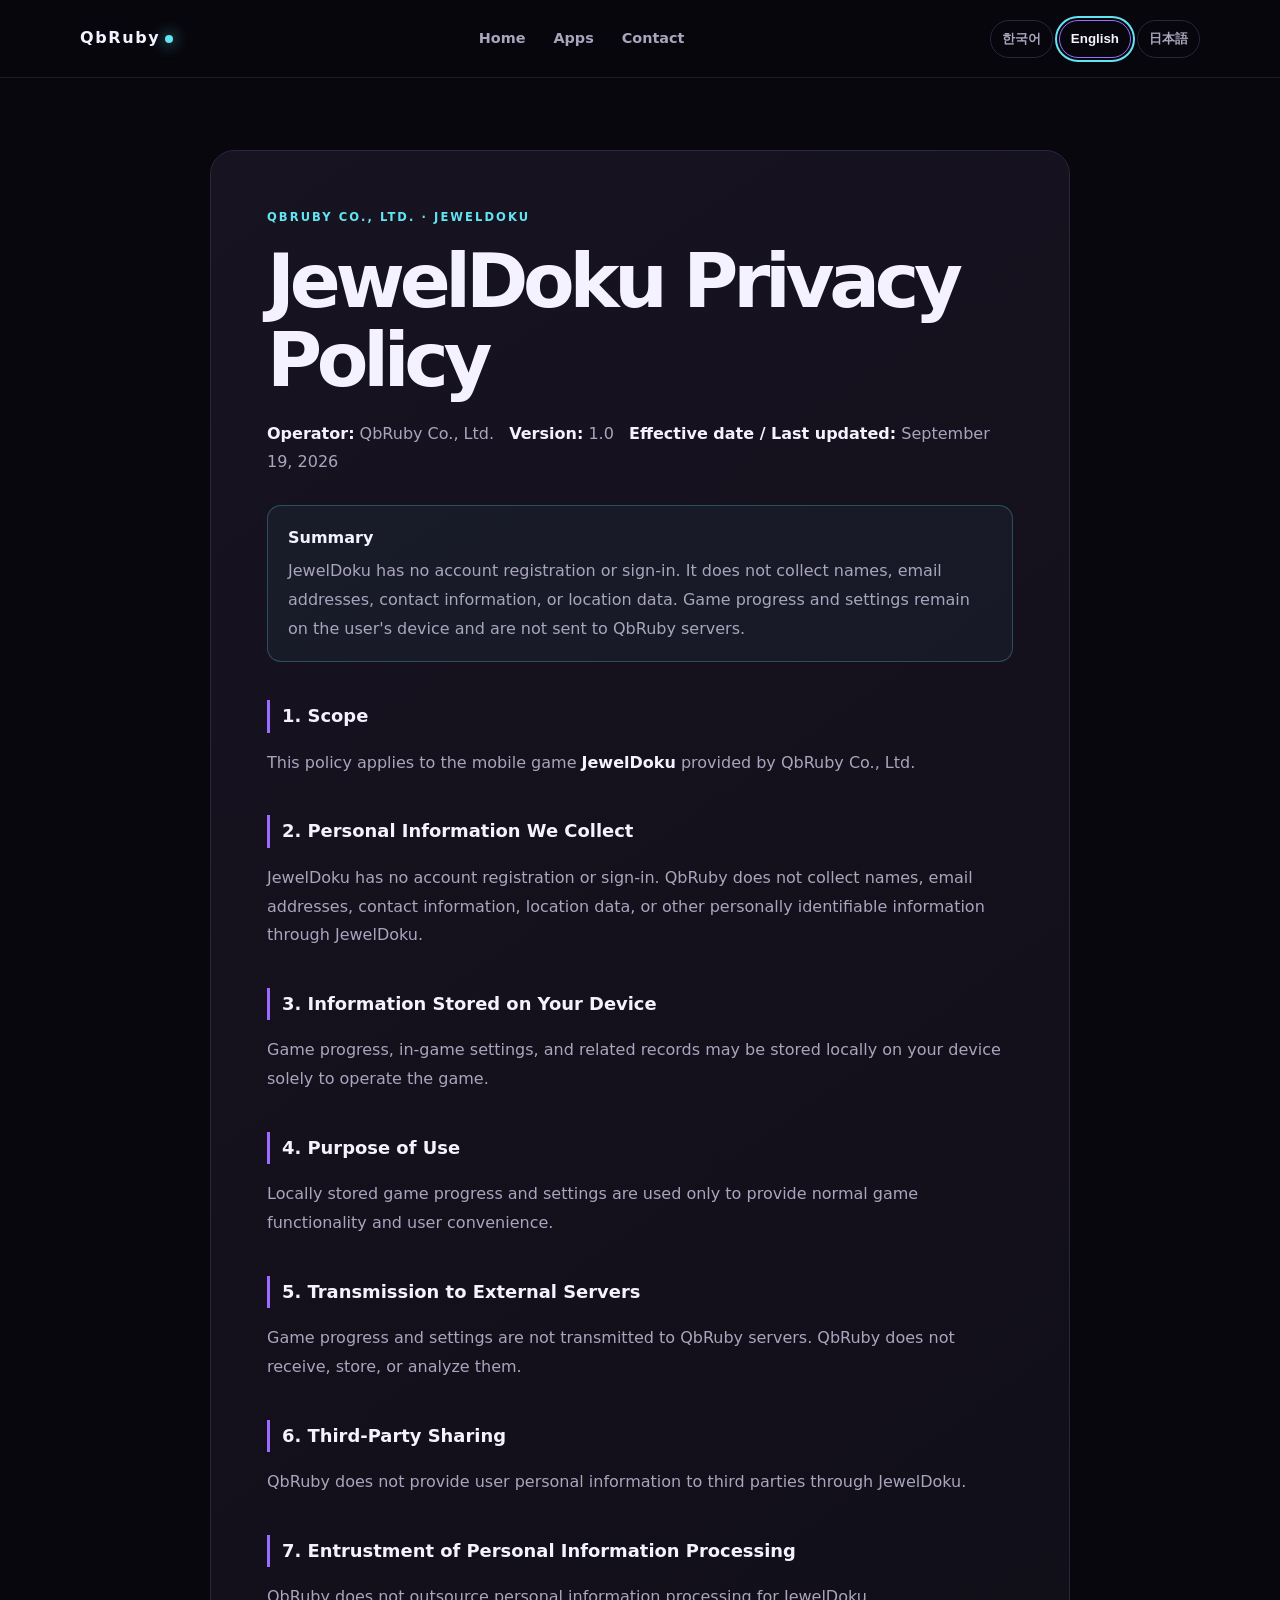
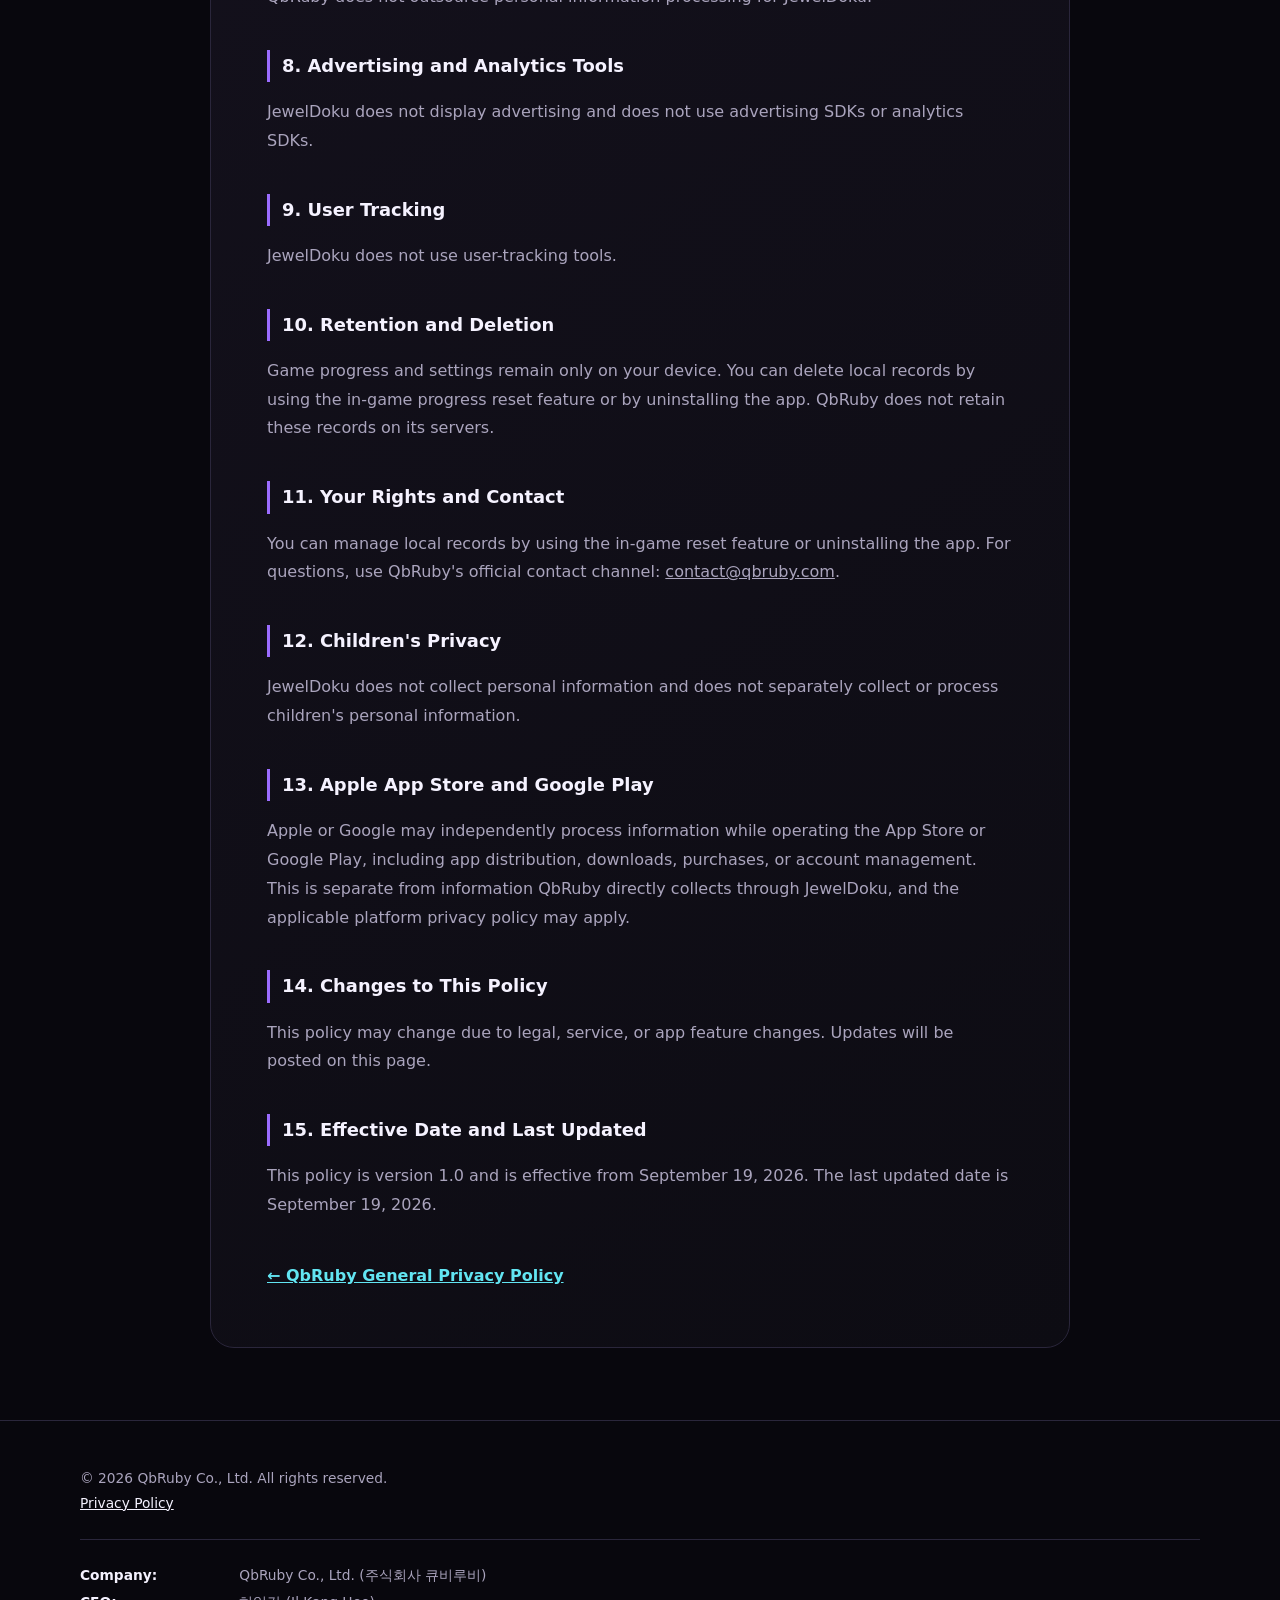
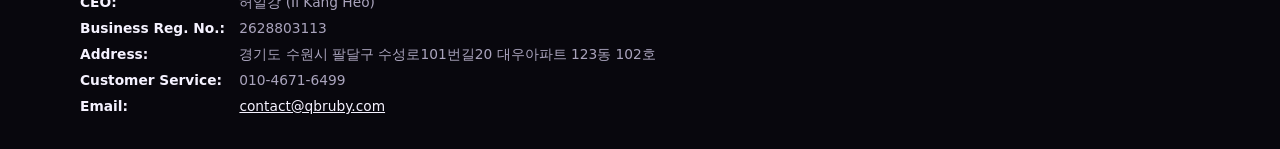
<file: privacy/jeweldoku.html>
<!doctype html>
<html lang="en">
<head><meta charset="UTF-8"><meta name="viewport" content="width=device-width,initial-scale=1">
<title>JewelDoku Privacy Policy | QbRuby</title>
<meta name="description" content="JewelDoku Privacy Policy operated by QbRuby Co., Ltd.">
<style>
:root{--bg:#08070d;--fg:#f5f2ff;--muted:#aaa4bd;--line:#2a263b;--violet:#9b6cff;--cyan:#62e5f2}*{box-sizing:border-box}body{margin:0;background:var(--bg);color:var(--fg);font:16px/1.8 system-ui,-apple-system,BlinkMacSystemFont,"Segoe UI",sans-serif}a{color:inherit}.wrap{width:min(1120px,calc(100% - 36px));margin:auto}.site-header{height:78px;border-bottom:1px solid #ffffff15;background:#08070ddd;backdrop-filter:blur(14px);display:flex;align-items:center}.site-header .wrap{display:flex;align-items:center;justify-content:space-between}.logo{font-weight:900;letter-spacing:.1em;text-decoration:none}.logo:after{content:"";display:inline-block;width:8px;height:8px;margin-left:5px;border-radius:50%;background:var(--cyan);box-shadow:0 0 16px var(--cyan)}nav{display:flex;gap:28px}nav a{color:var(--muted);text-decoration:none;font-size:.9rem;font-weight:700}nav a:hover{color:var(--fg)}.lang-switch{display:flex;gap:6px}.lang-switch button{border:1px solid var(--line);border-radius:99px;background:none;color:var(--muted);padding:8px 11px;cursor:pointer;font-weight:800;min-height:38px}.lang-switch button.active,.lang-switch button:focus-visible{color:var(--fg);border-color:var(--violet);outline:2px solid var(--cyan);outline-offset:2px}main{width:min(860px,calc(100% - 36px));margin:72px auto;background:linear-gradient(145deg,#171321,#0d0c13);border:1px solid var(--line);border-radius:24px;padding:clamp(26px,5vw,56px);animation:fade .55s ease both}.eyebrow{margin:0 0 14px;color:var(--cyan);font-size:.72rem;letter-spacing:.18em;text-transform:uppercase;font-weight:900}h1{font-size:clamp(2.35rem,6vw,4.7rem);letter-spacing:-.07em;line-height:1.05;margin:0 0 20px}h2{font-size:1.12rem;color:var(--fg);border-left:3px solid var(--violet);padding-left:12px;margin:38px 0 12px}p,li{color:var(--muted)}strong{color:var(--fg)}ul{padding-left:22px}.notice{margin:28px 0;padding:18px 20px;border:1px solid #62e5f244;background:#62e5f20b;border-radius:14px;color:var(--muted)}.notice strong{display:block;margin-bottom:4px}.translation-note{font-size:.9rem;color:var(--muted)}.back{display:inline-block;margin-top:26px;color:var(--cyan);font-weight:800}.footer{border-top:1px solid var(--line);padding:45px 0 30px;color:var(--muted);font-size:.86rem}.footer a{color:var(--fg)}.biz{margin-top:24px;padding-top:22px;border-top:1px solid var(--line);line-height:1.9}.biz strong{display:inline-block;min-width:155px;color:var(--fg)}[hidden]{display:none!important}@keyframes fade{from{opacity:0;transform:translateY(14px)}to{opacity:1;transform:none}}@media(max-width:700px){.wrap{width:calc(100% - 28px)}.site-header{height:auto;padding:14px 0}.site-header .wrap{flex-wrap:wrap;gap:12px}nav{order:3;width:100%;justify-content:space-between;padding-top:8px;gap:0}.lang-switch{margin-left:auto}main{width:calc(100% - 28px);margin:42px auto;line-height:1.75}.biz strong{display:block;min-width:0;margin-top:8px}}</style></head>
<body>
<!-- Reusable game policy template: change only the game name, version/dates, and verified facts for future games. -->
<header class="site-header"><div class="wrap"><a class="logo" href="../index.html">QbRuby</a><nav aria-label="Main navigation"><a href="../index.html">Home</a><a href="../apps.html">Apps</a><a href="../contact.html">Contact</a></nav><div class="lang-switch" role="group" aria-label="Language selection"><button id="ko" type="button" lang="ko" aria-controls="ko-content">한국어</button><button id="en" type="button" lang="en" aria-controls="en-content">English</button><button id="ja" type="button" lang="ja" aria-controls="ja-content">日本語</button></div></div></header>
<main>
<section id="en-content" lang="en">
<p class="eyebrow">QbRuby Co., Ltd. · JewelDoku</p><h1>JewelDoku Privacy Policy</h1>
<p><strong>Operator:</strong> QbRuby Co., Ltd. &nbsp; <strong>Version:</strong> 1.0 &nbsp; <strong>Effective date / Last updated:</strong> September 19, 2026</p>
<div class="notice"><strong>Summary</strong>JewelDoku has no account registration or sign-in. It does not collect names, email addresses, contact information, or location data. Game progress and settings remain on the user's device and are not sent to QbRuby servers.</div>
<h2>1. Scope</h2><p>This policy applies to the mobile game <strong>JewelDoku</strong> provided by QbRuby Co., Ltd.</p>
<h2>2. Personal Information We Collect</h2><p>JewelDoku has no account registration or sign-in. QbRuby does not collect names, email addresses, contact information, location data, or other personally identifiable information through JewelDoku.</p>
<h2>3. Information Stored on Your Device</h2><p>Game progress, in-game settings, and related records may be stored locally on your device solely to operate the game.</p>
<h2>4. Purpose of Use</h2><p>Locally stored game progress and settings are used only to provide normal game functionality and user convenience.</p>
<h2>5. Transmission to External Servers</h2><p>Game progress and settings are not transmitted to QbRuby servers. QbRuby does not receive, store, or analyze them.</p>
<h2>6. Third-Party Sharing</h2><p>QbRuby does not provide user personal information to third parties through JewelDoku.</p>
<h2>7. Entrustment of Personal Information Processing</h2><p>QbRuby does not outsource personal information processing for JewelDoku.</p>
<h2>8. Advertising and Analytics Tools</h2><p>JewelDoku does not display advertising and does not use advertising SDKs or analytics SDKs.</p>
<h2>9. User Tracking</h2><p>JewelDoku does not use user-tracking tools.</p>
<h2>10. Retention and Deletion</h2><p>Game progress and settings remain only on your device. You can delete local records by using the in-game progress reset feature or by uninstalling the app. QbRuby does not retain these records on its servers.</p>
<h2>11. Your Rights and Contact</h2><p>You can manage local records by using the in-game reset feature or uninstalling the app. For questions, use QbRuby's official contact channel: <a href="mailto:contact@qbruby.com">contact@qbruby.com</a>.</p>
<h2>12. Children's Privacy</h2><p>JewelDoku does not collect personal information and does not separately collect or process children's personal information.</p>
<h2>13. Apple App Store and Google Play</h2><p>Apple or Google may independently process information while operating the App Store or Google Play, including app distribution, downloads, purchases, or account management. This is separate from information QbRuby directly collects through JewelDoku, and the applicable platform privacy policy may apply.</p>
<h2>14. Changes to This Policy</h2><p>This policy may change due to legal, service, or app feature changes. Updates will be posted on this page.</p>
<h2>15. Effective Date and Last Updated</h2><p>This policy is version 1.0 and is effective from September 19, 2026. The last updated date is September 19, 2026.</p>
<a class="back" href="../privacy.html">← QbRuby General Privacy Policy</a>
</section>
<section id="ko-content" lang="ko" hidden>
<p class="eyebrow">QbRuby Co., Ltd. · JewelDoku</p><h1>JewelDoku 개인정보처리방침</h1>
<p><strong>운영 주체:</strong> QbRuby Co., Ltd. (주식회사 큐비루비) &nbsp; <strong>버전:</strong> 1.0 &nbsp; <strong>시행일자 / 최종 변경일:</strong> 2026년 9월 19일</p>
<div class="notice"><strong>요약</strong>JewelDoku는 회원가입이나 로그인을 요구하지 않으며, 이름·이메일·연락처·위치정보를 수집하지 않습니다. 게임 진행 상황과 설정은 이용자 기기에만 저장되며 QbRuby 서버로 전송되지 않습니다.</div>
<h2>1. 적용 대상</h2><p>본 개인정보처리방침은 QbRuby Co., Ltd.가 제공하는 모바일 게임 <strong>JewelDoku</strong>에 적용됩니다.</p>
<h2>2. 수집하는 개인정보</h2><p>JewelDoku는 회원가입 및 로그인 기능을 제공하지 않습니다. QbRuby는 JewelDoku를 통해 이름, 이메일 주소, 연락처, 위치정보 또는 이용자를 식별할 수 있는 개인정보를 수집하지 않습니다.</p>
<h2>3. 기기 내부에 저장되는 정보</h2><p>게임 진행 상황, 게임 내 설정 및 관련 기록은 게임 기능 제공을 위해 이용자 기기에 로컬로 저장될 수 있습니다.</p>
<h2>4. 정보 이용 목적</h2><p>기기에 저장된 게임 진행 상황과 설정은 게임의 정상적인 작동 및 이용자 편의 제공을 위해서만 사용합니다.</p>
<h2>5. 외부 서버 전송 여부</h2><p>게임 진행 정보와 설정은 QbRuby 서버로 전송되지 않습니다. QbRuby는 이를 수신·저장·분석하지 않습니다.</p>
<h2>6. 개인정보의 제3자 제공</h2><p>QbRuby는 JewelDoku를 통해 이용자 개인정보를 제3자에게 제공하지 않습니다.</p>
<h2>7. 개인정보 처리 위탁</h2><p>QbRuby는 JewelDoku를 위한 개인정보 처리 업무를 외부에 위탁하지 않습니다.</p>
<h2>8. 광고 및 분석 도구 사용 여부</h2><p>JewelDoku는 광고를 표시하지 않으며 광고 SDK 및 분석 SDK를 사용하지 않습니다.</p>
<h2>9. 사용자 추적 여부</h2><p>JewelDoku는 사용자 추적 도구를 사용하지 않습니다.</p>
<h2>10. 보유 기간과 삭제 방법</h2><p>게임 진행 상황과 설정은 이용자 기기에만 저장됩니다. 게임 내 진행 상황 초기화 기능을 사용하거나 앱을 삭제하여 로컬 기록을 삭제할 수 있습니다. QbRuby 서버에는 해당 기록이 저장되지 않습니다.</p>
<h2>11. 이용자의 권리와 문의 방법</h2><p>이용자는 게임 내 초기화 기능 또는 앱 삭제를 통해 로컬 기록을 관리할 수 있습니다. 문의는 QbRuby 공식 문의 채널 <a href="mailto:contact@qbruby.com">contact@qbruby.com</a>을 이용해 주시기 바랍니다.</p>
<h2>12. 아동의 개인정보</h2><p>JewelDoku는 개인정보를 수집하지 않으므로 아동의 개인정보를 별도로 수집하거나 처리하지 않습니다.</p>
<h2>13. Apple App Store 및 Google Play</h2><p>Apple 또는 Google은 App Store 또는 Google Play 운영 과정에서 앱 제공, 다운로드, 결제 또는 계정 관리와 관련한 정보를 독자적으로 처리할 수 있습니다. 이는 JewelDoku를 통해 QbRuby가 직접 수집하는 정보와 구분되며, 각 플랫폼의 개인정보처리방침이 적용될 수 있습니다.</p>
<h2>14. 개인정보처리방침 변경 안내</h2><p>본 방침은 법령, 서비스 또는 앱 기능의 변경에 따라 수정될 수 있으며, 변경 사항은 이 페이지를 통해 안내합니다.</p>
<h2>15. 시행일자와 최종 변경일</h2><p>본 방침의 버전은 1.0이며 시행일자와 최종 변경일은 2026년 9월 19일입니다.</p>
<a class="back" href="../privacy.html">← QbRuby 공통 개인정보처리방침</a>
</section>
<section id="ja-content" lang="ja" hidden>
<p class="eyebrow">QbRuby Co., Ltd. · JewelDoku</p><h1>JewelDoku プライバシーポリシー</h1>
<p class="translation-note">この日本語版は韓国語原文の参考訳です。解釈に相違がある場合は、韓国語原文を優先します。</p>
<p><strong>運営主体:</strong> QbRuby Co., Ltd. &nbsp; <strong>バージョン:</strong> 1.0 &nbsp; <strong>施行日 / 最終更新日:</strong> 2026年9月19日</p>
<div class="notice"><strong>概要</strong>JewelDokuは会員登録やログインを必要としません。氏名、メールアドレス、連絡先、位置情報を収集しません。ゲームの進行状況と設定は利用者の端末内にのみ保存され、QbRubyのサーバーには送信されません。</div>
<h2>1. 適用範囲</h2><p>本ポリシーは、QbRuby Co., Ltd.が提供するモバイルゲーム<strong>JewelDoku</strong>に適用されます。</p>
<h2>2. 収集する個人情報</h2><p>JewelDokuには会員登録およびログイン機能がありません。QbRubyはJewelDokuを通じて、氏名、メールアドレス、連絡先、位置情報、または利用者を特定できる個人情報を収集しません。</p>
<h2>3. 端末内に保存される情報</h2><p>ゲームの進行状況、ゲーム内設定および関連記録は、ゲーム機能の提供のため利用者の端末内にローカル保存される場合があります。</p>
<h2>4. 情報の利用目的</h2><p>端末内に保存されたゲーム進行状況と設定は、ゲームの正常な動作および利用者の利便性のためにのみ使用されます。</p>
<h2>5. 外部サーバーへの送信</h2><p>ゲーム進行情報と設定はQbRubyのサーバーに送信されません。QbRubyはこれらを受信、保存、分析しません。</p>
<h2>6. 第三者提供</h2><p>QbRubyはJewelDokuを通じて利用者の個人情報を第三者に提供しません。</p>
<h2>7. 個人情報処理の委託</h2><p>QbRubyはJewelDokuのための個人情報処理業務を外部に委託しません。</p>
<h2>8. 広告および分析ツール</h2><p>JewelDokuは広告を表示せず、広告SDKおよび分析SDKを使用しません。</p>
<h2>9. 利用者追跡</h2><p>JewelDokuは利用者追跡ツールを使用しません。</p>
<h2>10. 保有期間および削除方法</h2><p>ゲーム進行状況と設定は利用者の端末内にのみ保存されます。ゲーム内の進行状況初期化機能を使用するか、アプリを削除することでローカル記録を削除できます。QbRubyのサーバーにはこれらの記録は保存されません。</p>
<h2>11. 利用者の権利および問い合わせ方法</h2><p>利用者はゲーム内の初期化機能またはアプリの削除によりローカル記録を管理できます。お問い合わせはQbRuby公式窓口 <a href="mailto:contact@qbruby.com">contact@qbruby.com</a>をご利用ください。</p>
<h2>12. 児童の個人情報</h2><p>JewelDokuは個人情報を収集しないため、児童の個人情報を別途収集または処理しません。</p>
<h2>13. Apple App StoreおよびGoogle Play</h2><p>AppleまたはGoogleは、App StoreまたはGoogle Playの運営過程で、アプリ配信、ダウンロード、決済またはアカウント管理に関する情報を独自に処理する場合があります。これはJewelDokuを通じてQbRubyが直接収集する情報とは区別され、各プラットフォームのプライバシーポリシーが適用される場合があります。</p>
<h2>14. プライバシーポリシーの変更</h2><p>本ポリシーは法令、サービスまたはアプリ機能の変更により改定されることがあり、変更内容は本ページでお知らせします。</p>
<h2>15. 施行日および最終更新日</h2><p>本ポリシーのバージョンは1.0であり、施行日および最終更新日は2026年9月19日です。</p>
<a class="back" href="../privacy.html">← QbRuby 共通プライバシーポリシー</a>
</section>
</main>
<footer class="footer"><div class="wrap">© 2026 QbRuby Co., Ltd. All rights reserved.<br><a href="../privacy.html">Privacy Policy</a><div class="biz"><strong>Company:</strong> QbRuby Co., Ltd. (주식회사 큐비루비)<br><strong>CEO:</strong> 허일강 (Il Kang Heo)<br><strong>Business Reg. No.:</strong> 2628803113<br><strong>Address:</strong> 경기도 수원시 팔달구 수성로101번길20 대우아파트 123동 102호<br><strong>Customer Service:</strong> 010-4671-6499<br><strong>Email:</strong> <a href="mailto:contact@qbruby.com">contact@qbruby.com</a></div></div></footer>
<script>
const supported=['ko','en','ja'];const panels={ko:document.getElementById('ko-content'),en:document.getElementById('en-content'),ja:document.getElementById('ja-content')};const buttons={ko:document.getElementById('ko'),en:document.getElementById('en'),ja:document.getElementById('ja')};
function resolveLanguage(){const query=new URLSearchParams(location.search).get('lang');if(supported.includes(query))return query;const langs=[...(navigator.languages||[]),navigator.language||''];for(const value of langs){const code=String(value).toLowerCase().split('-')[0];if(supported.includes(code))return code}return'en'}
function setLanguage(lang,{replaceUrl=false}={}){const selected=supported.includes(lang)?lang:'en';for(const code of supported){panels[code].hidden=code!==selected;buttons[code].classList.toggle('active',code===selected);buttons[code].setAttribute('aria-pressed',String(code===selected))}document.documentElement.lang=selected;document.querySelectorAll('.back').forEach(link=>link.href='../privacy.html?lang='+(selected==='ko'?'ko':'en'));if(replaceUrl){const url=new URL(location.href);url.searchParams.set('lang',selected);history.replaceState(null,'',url)}}
setLanguage(resolveLanguage());for(const code of supported){buttons[code].addEventListener('click',()=>setLanguage(code,{replaceUrl:true}))}
</script>
</body></html>
</file>
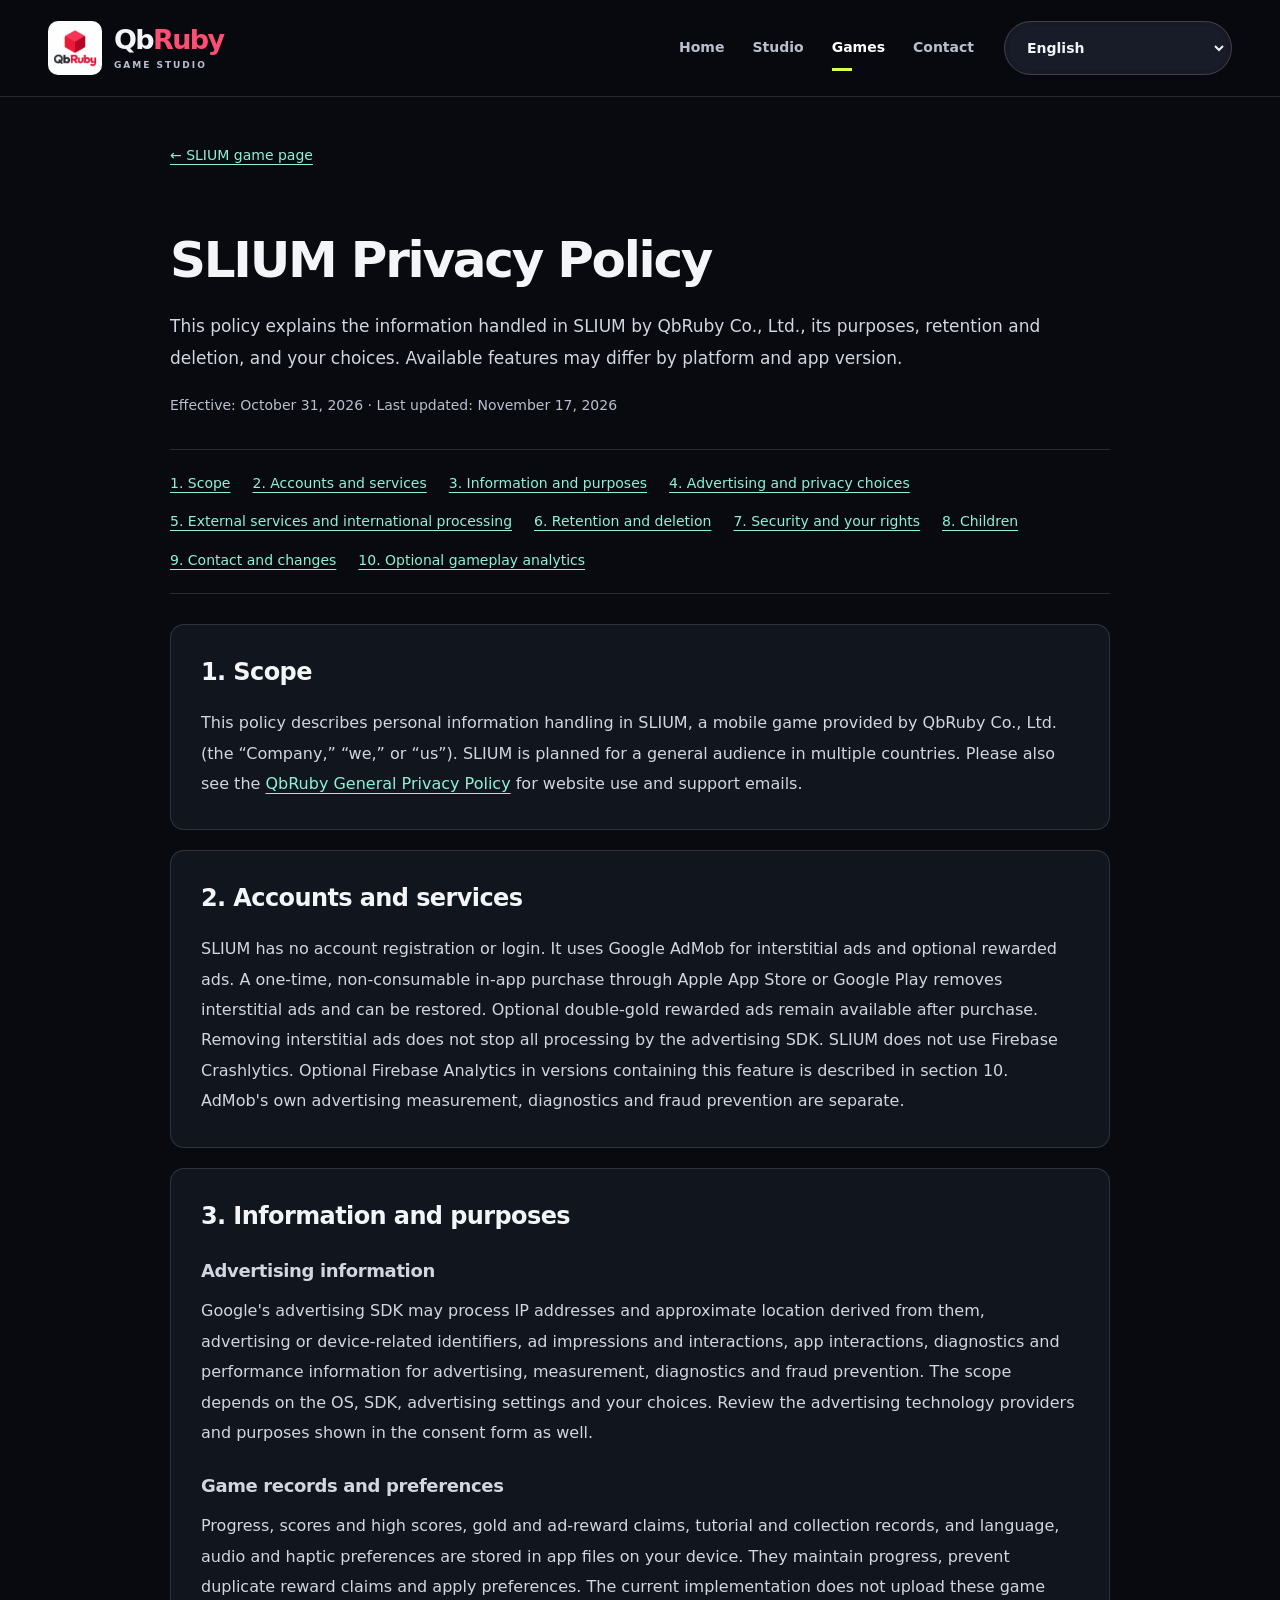
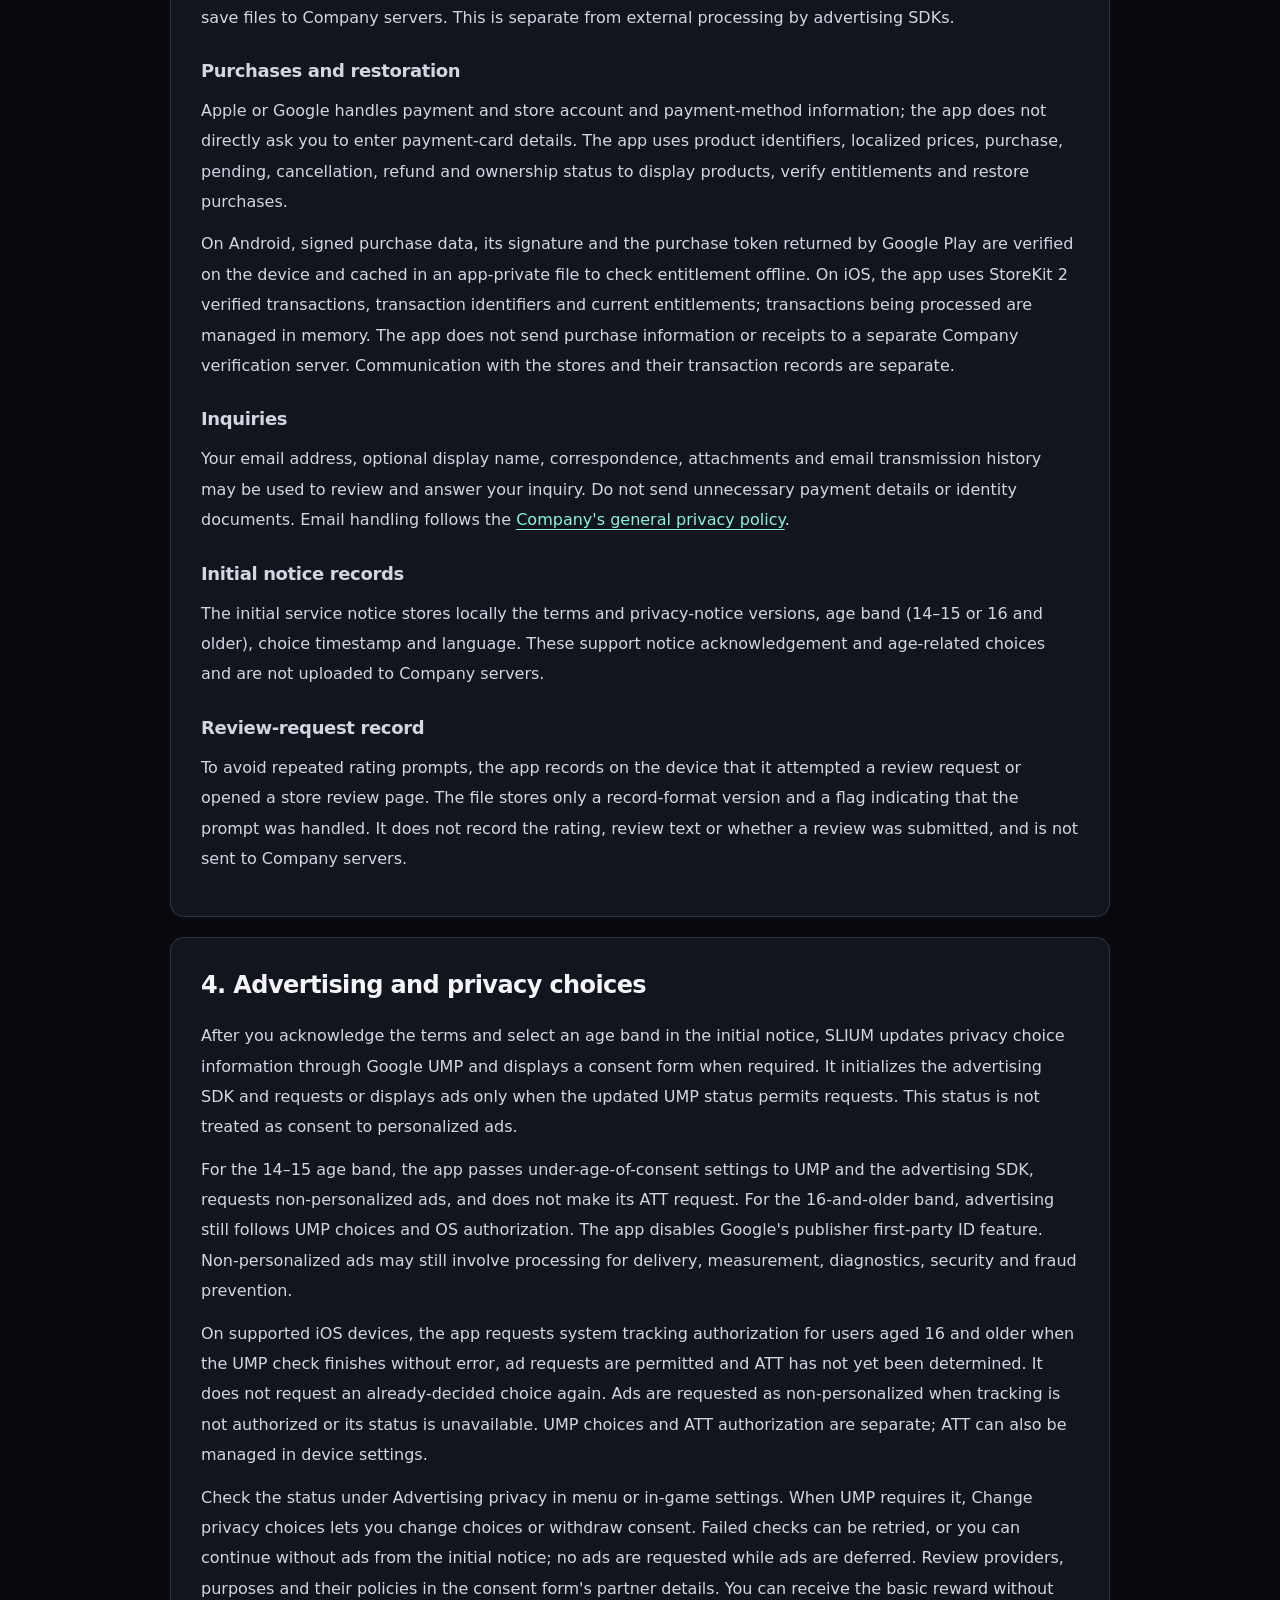
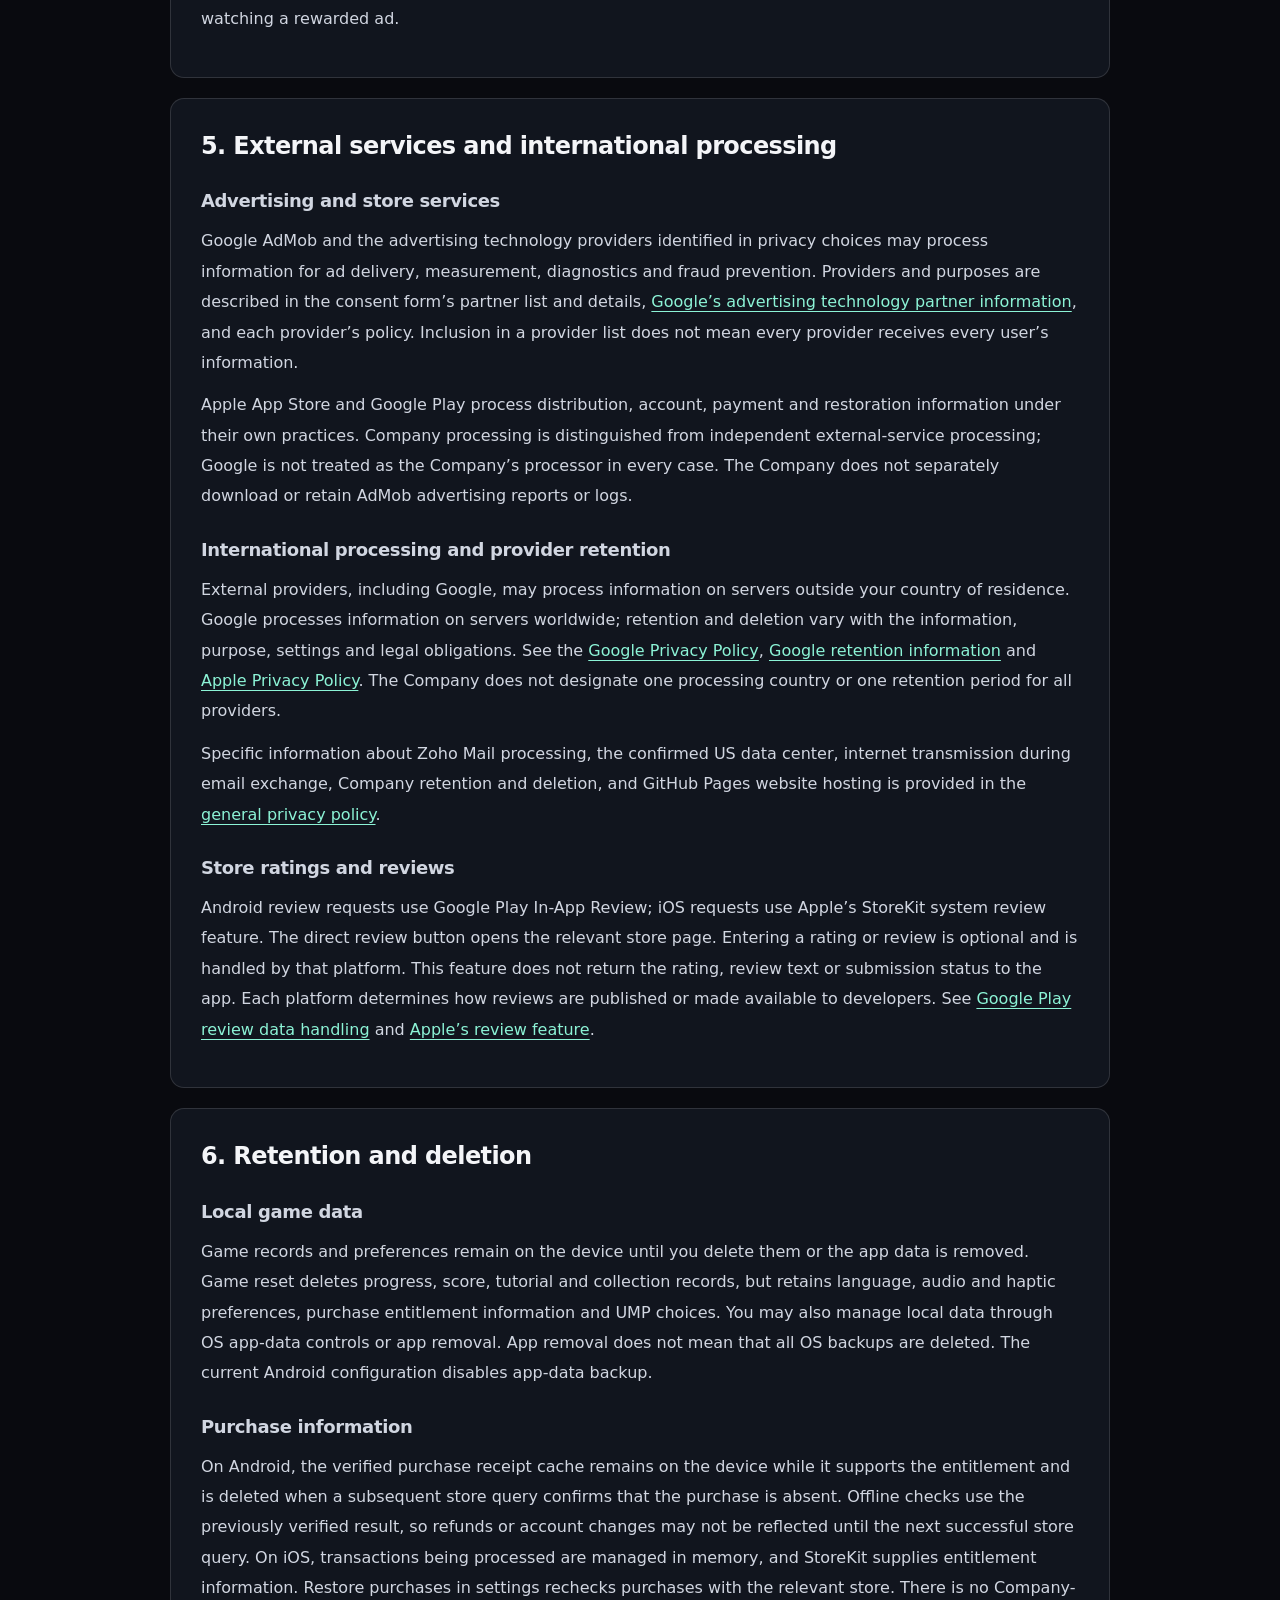
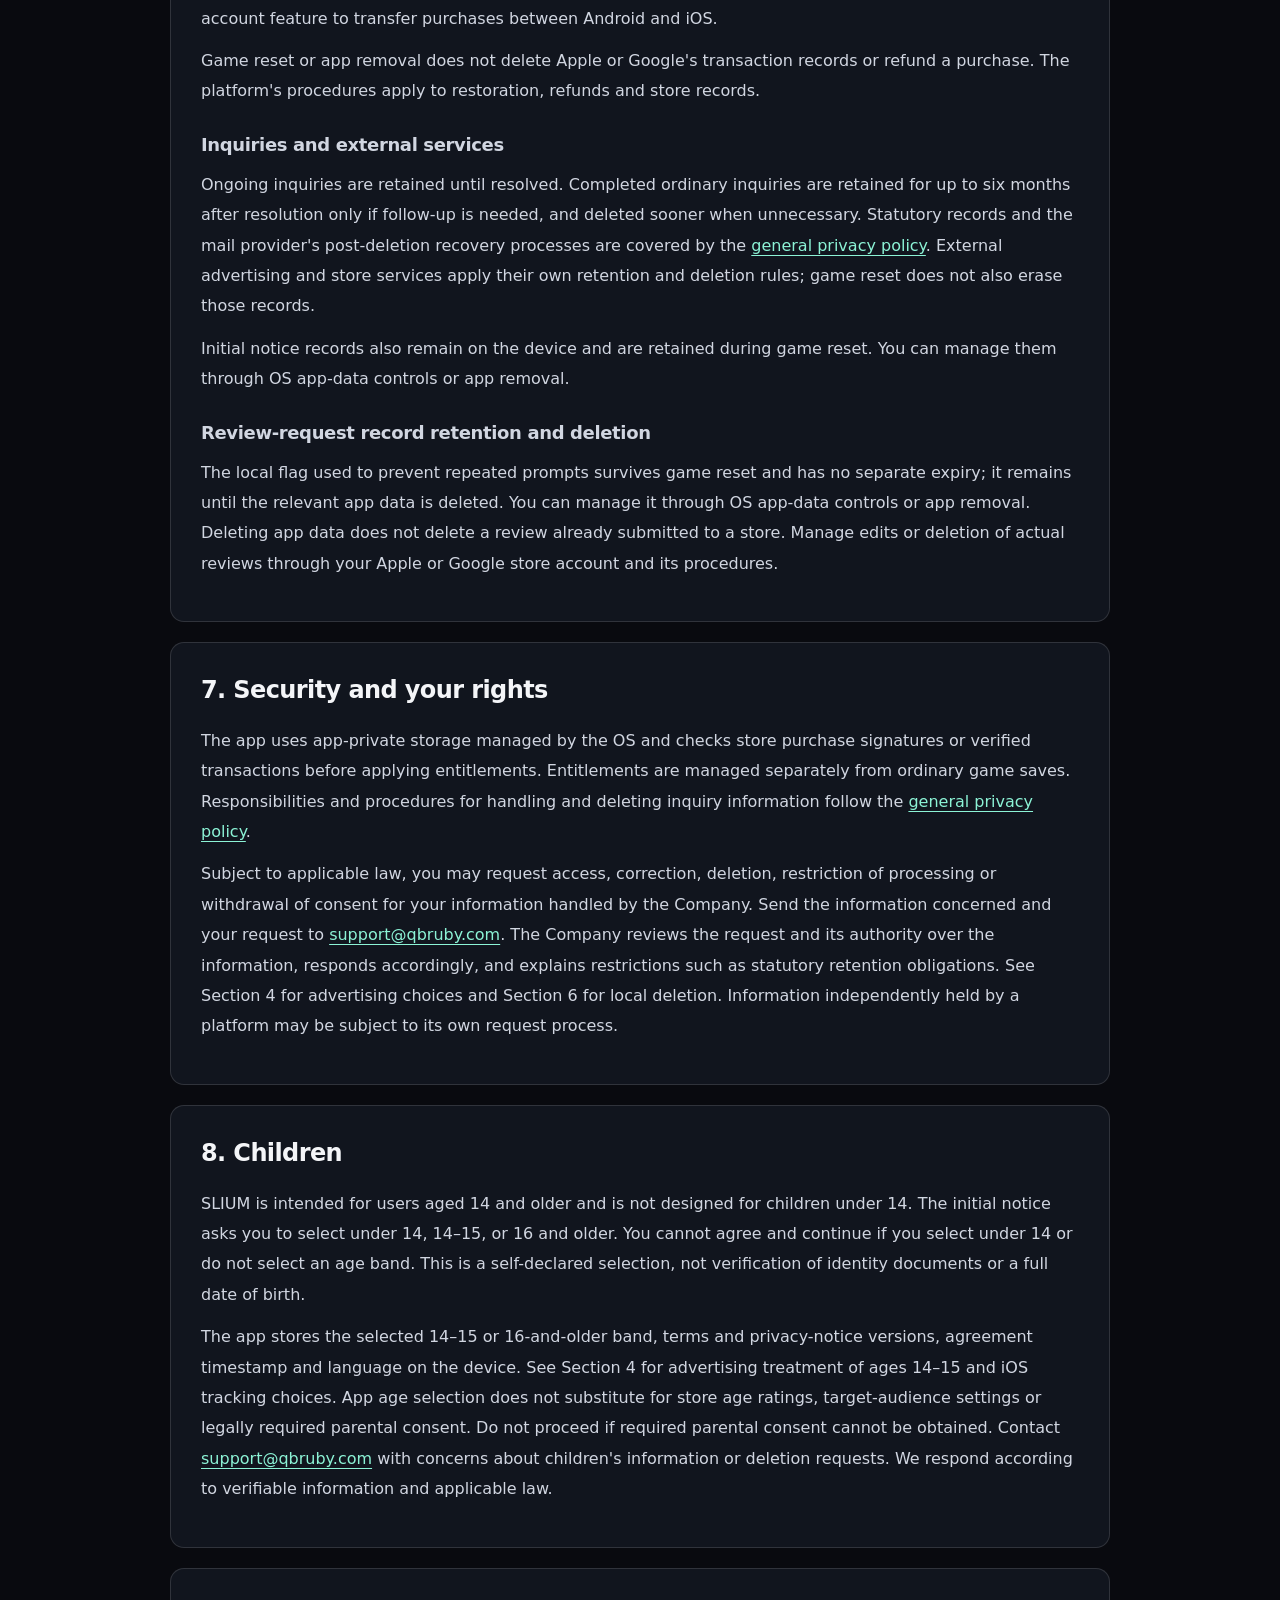
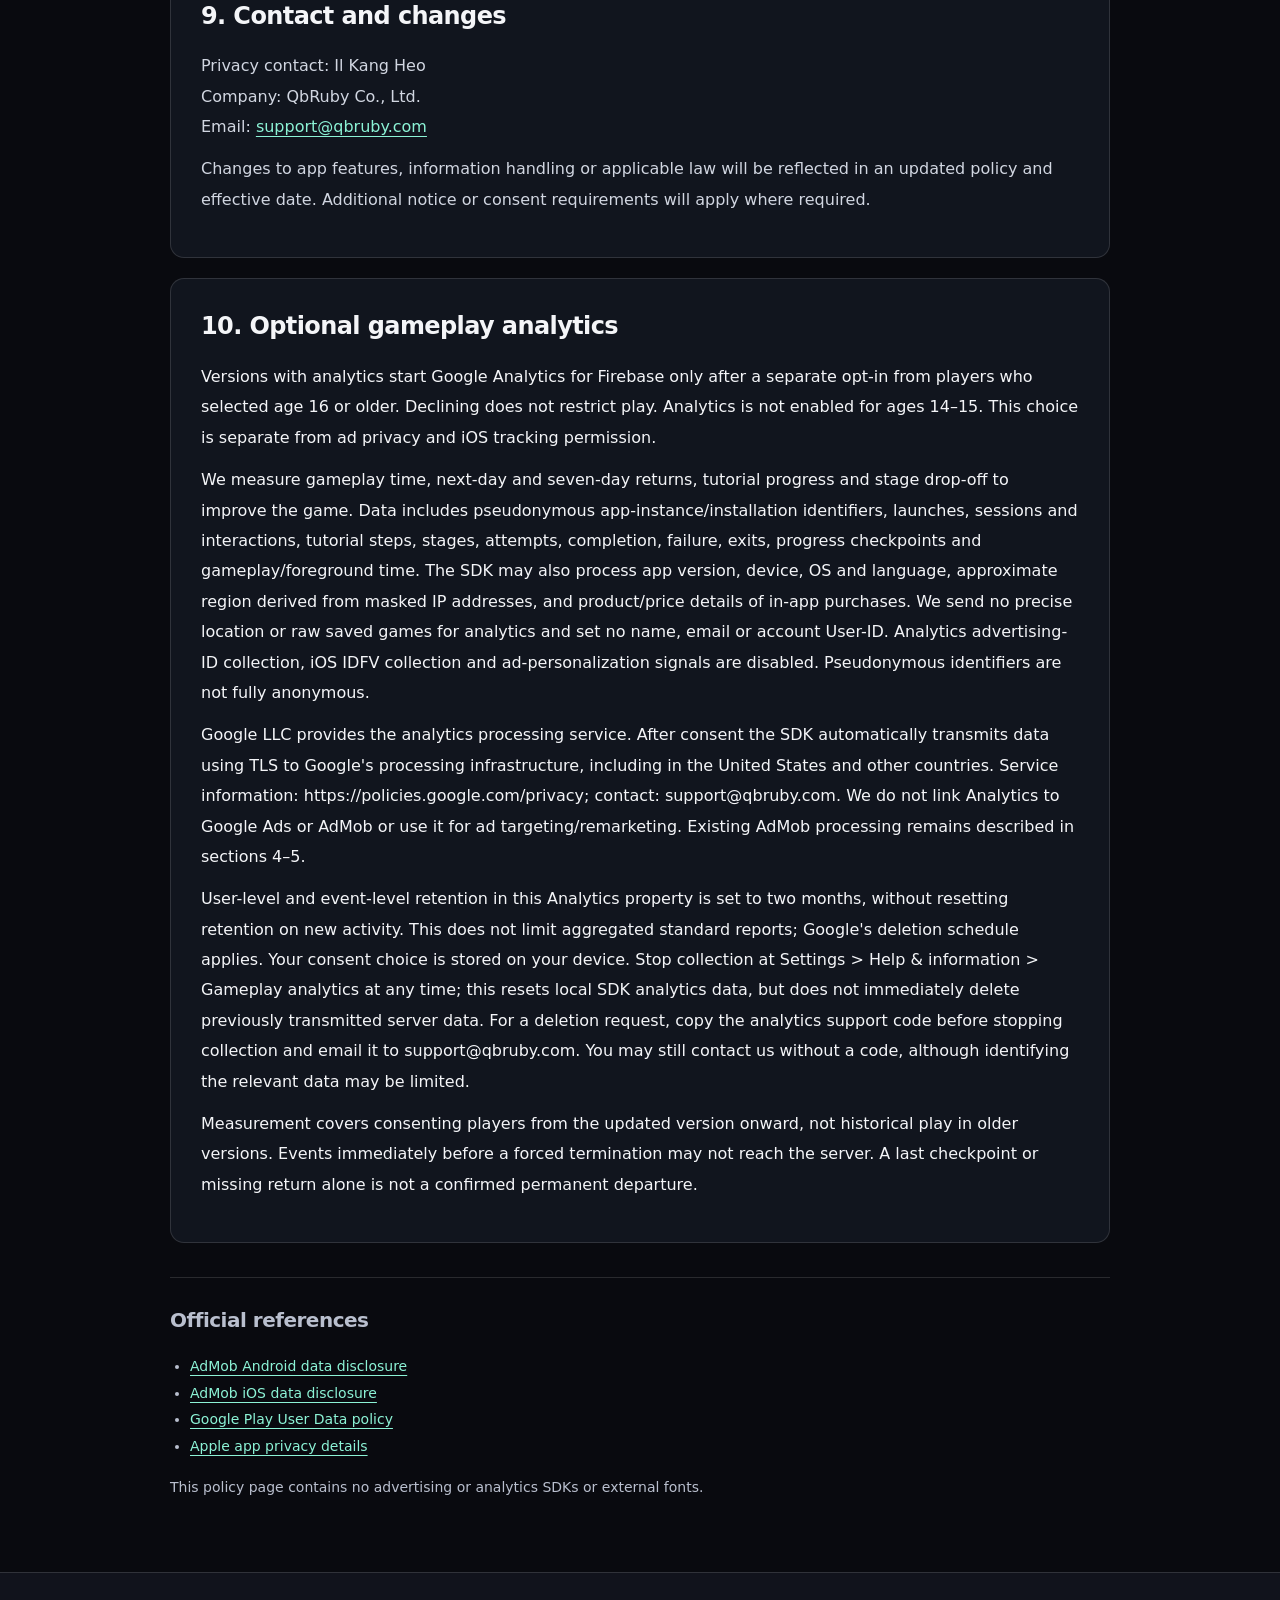
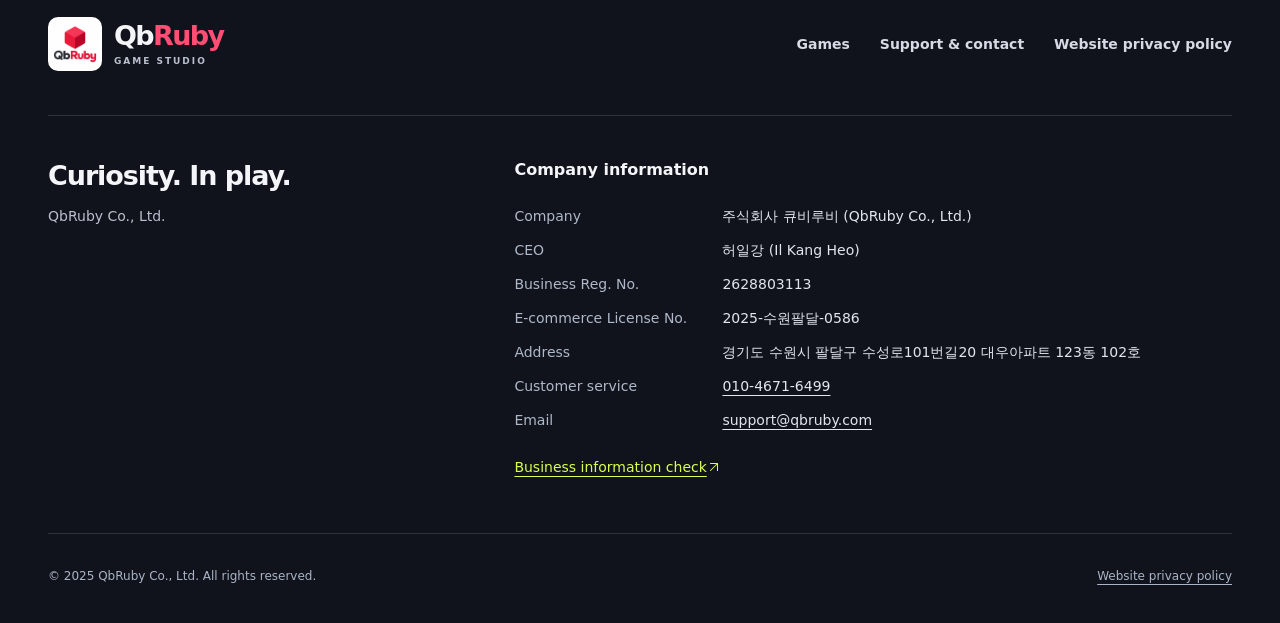
<file: privacy/slium.html>
<!doctype html><html lang="en"><head><meta charset="utf-8"><meta name="viewport" content="width=device-width,initial-scale=1"><title data-en="SLIUM Privacy Policy — QbRuby" data-ko="SLIUM 개인정보처리방침 — QbRuby"  data-jp="SLIUM プライバシーポリシー — QbRuby">SLIUM Privacy Policy — QbRuby</title><meta name="description" content="SLIUM privacy policy: advertising, purchases, local data, privacy choices and contact." data-en="SLIUM privacy policy: advertising, purchases, local data, privacy choices and contact." data-ko="SLIUM의 광고, 구매, 기기 내 저장, 개인정보 선택과 문의에 관한 개인정보처리방침입니다." data-jp="SLIUMの広告、購入、端末内保存、プライバシーの選択とお問い合わせに関する方針です。"><meta name="theme-color" content="#090a0f"><link rel="icon" href="../images/web/qbruby-splash.jpeg" type="image/jpeg"><link rel="stylesheet" href="../assets/site.css"><script src="../assets/slium-policy-locales.js" defer></script><script src="../assets/slium-policy.js" defer></script><style>
.policy-main{width:min(940px,calc(100% - 48px));margin:36px auto 72px;line-height:1.9;overflow-wrap:anywhere}
.policy-main [hidden]{display:none!important}
.policy-main .back-link{margin-bottom:28px}
.policy-main h1{font-size:clamp(30px,4vw,50px);line-height:1.25;margin:24px 0 18px;letter-spacing:-.045em}
.policy-main .status{color:#8cf3d6;font-weight:750;margin:12px 0}
.policy-main .intro{color:#d1d6e1;font-size:17px;line-height:1.9}
.policy-main .meta{font-size:14px;color:var(--muted);margin:18px 0 30px}
.policy-main .toc{border-block:1px solid var(--line);display:flex;gap:12px 22px;flex-wrap:wrap;padding:20px 0;margin-bottom:30px;font-size:14px}
.policy-main a{color:#8cf3d6;text-decoration:underline;text-underline-offset:4px}
.policy-main section{border:1px solid var(--line);background:#11151e;border-radius:14px;padding:30px;margin:0 0 20px;scroll-margin-top:150px}
.policy-main h2{font-size:24px;line-height:1.45;letter-spacing:-.025em;margin:0 0 18px}
.policy-main h3{font-size:18px;line-height:1.5;margin:24px 0 10px;letter-spacing:-.02em}
.policy-main section>div{color:#d1d6e1}
.policy-main p{margin:12px 0}
.policy-main .references{border-top:1px solid var(--line);padding-top:28px;margin-top:34px;font-size:14px;color:var(--muted)}
.policy-main .references h2{font-size:20px}
.policy-main .references ul{padding-left:20px}
@media(max-width:600px){.policy-main{width:calc(100% - 32px);margin:26px auto 48px;font-size:16px}.policy-main .intro{font-size:16px}.policy-main section{padding:24px 20px}.policy-main h2{font-size:22px}.policy-main .toc{display:grid;gap:10px}}
body[data-policy-page] .legal{flex-wrap:wrap} @media(max-width:380px){body[data-policy-page] .langs{order:4;width:100%;justify-content:center;margin:8px 0 0}}
body[data-policy-page] .langs{max-width:100%}#policy-language{min-height:44px;max-width:100%;width:218px;border:0;border-radius:24px;background:#181c28;color:#f1f3f8;padding:10px 14px;font:600 14px/1.4 system-ui,sans-serif}#policy-language:focus-visible{outline:3px solid var(--lime);outline-offset:3px}@media(max-width:600px){body[data-policy-page] .main-nav{display:grid;grid-template-columns:repeat(4,minmax(0,1fr));width:100%;gap:8px;margin-left:0}body[data-policy-page] .main-nav a{min-width:0;text-align:center;overflow-wrap:anywhere}.policy-main section{scroll-margin-top:240px}}</style></head><body data-page="games" data-policy-page="slium"><a class="skip" href="#main" data-en="Skip to content" data-ko="본문으로 이동" data-jp="本文へ移動">Skip to content</a>
<header class="site-header"><div class="header-inner shell"><a class="brand" href="../index.html#home" aria-label="QbRuby" data-local="../index.html#home"><img src="../images/web/qbruby-splash.jpeg" width="58" height="58" alt="QbRuby"><span>Qb<span class="ruby">Ruby</span><small>GAME STUDIO</small></span></a>
<nav class="main-nav" aria-label="Main navigation" data-aria-en="Main navigation" data-aria-ko="주 메뉴" data-aria-jp="メインナビゲーション"><a data-en="Home" data-ko="홈" href="../index.html#home" data-local="../index.html#home" data-jp="ホーム">Home</a><a data-en="Studio" data-ko="스튜디오" href="../index.html#about" data-local="../index.html#about" data-jp="スタジオ">Studio</a><a data-en="Games" data-ko="게임" href="../apps.html" aria-current="page" data-local="../apps.html" data-jp="ゲーム">Games</a><a data-en="Contact" data-ko="문의" href="../contact.html" data-local="../contact.html" data-jp="お問い合わせ">Contact</a></nav>
<div class="langs"><select id="policy-language" aria-label="한국어 / English / 日本語 / 简体中文 / 繁體中文 / Español / Português (Brasil) / Deutsch / Français"><option value="ko" lang="ko">한국어</option><option value="en" lang="en">English</option><option value="jp" lang="ja">日本語</option><option value="zh-CN" lang="zh-Hans">简体中文</option><option value="zh-TW" lang="zh-Hant">繁體中文</option><option value="es" lang="es">Español</option><option value="pt-BR" lang="pt-BR">Português (Brasil)</option><option value="de" lang="de">Deutsch</option><option value="fr" lang="fr">Français</option></select></div>
</div></header><main id="main" class="policy-main"><a data-en="← SLIUM game page" data-ko="← SLIUM 게임 소개" class="back-link" href="../slium.html" data-local="../slium.html" data-jp="← SLIUMゲーム紹介（英語）">← SLIUM game page</a><div data-language="ko" lang="ko"><h1>SLIUM 개인정보처리방침</h1><p class="intro">주식회사 큐비루비는 SLIUM에서 처리하는 정보, 이용 목적, 보관·삭제 방법과 이용자의 선택을 이 방침에서 안내합니다. 플랫폼과 앱 버전에 따라 제공 기능이 다를 수 있습니다.</p><p class="meta">시행일: 2026년 10월 31일 · 최종 개정일: 2026년 11월 17일</p></div><div data-language="en" lang="en"><h1>SLIUM Privacy Policy</h1><p class="intro">This policy explains the information handled in SLIUM by QbRuby Co., Ltd., its purposes, retention and deletion, and your choices. Available features may differ by platform and app version.</p><p class="meta">Effective: October 31, 2026 · Last updated: November 17, 2026</p></div><div data-language="jp" lang="ja"><h1>SLIUM プライバシーポリシー</h1><p class="intro">本方針はQbRuby Co., Ltd.がSLIUMで取り扱う情報、利用目的、保存・削除方法、利用者の選択を説明します。提供機能はプラットフォームやアプリのバージョンによって異なる場合があります。</p><p class="meta">施行日：2026年10月31日・最終改定日：2026年11月17日</p></div><div data-language="zh-CN" lang="zh-Hans" hidden><h1>SLIUM 隐私政策</h1><p class="intro">本政策说明 QbRuby Co., Ltd. 在 SLIUM 中处理的信息、处理目的、保留与删除方式，以及您的选择。可用功能可能因平台和应用版本而异。</p><p class="meta">生效日期：2026年10月31日 · 最后更新：2026年11月17日 · 译文添加日期：2026年11月3日</p></div><div data-language="zh-TW" lang="zh-Hant" hidden><h1>SLIUM 隱私政策</h1><p class="intro">本政策說明 QbRuby Co., Ltd. 在 SLIUM 中處理的信息、處理目的、保留與刪除方式，以及您的選擇。可用功能可能因平台和應用版本而異。</p><p class="meta">生效日期：2026年10月31日 · 最後更新：2026年11月17日 · 譯文添加日期：2026年11月3日</p></div><div data-language="es" lang="es" hidden><h1>Política de privacidad de SLIUM</h1><p class="intro">Esta política explica la información tratada en SLIUM por QbRuby Co., Ltd., sus finalidades, conservación y eliminación, y sus opciones. Las funciones disponibles pueden variar según la plataforma y la versión de la aplicación.</p><p class="meta">Entrada en vigor: 31 de octubre de 2026 · Última actualización: 17 de noviembre de 2026 · Traducción añadida: 3 de noviembre de 2026</p></div><div data-language="pt-BR" lang="pt-BR" hidden><h1>Política de Privacidade do SLIUM</h1><p class="intro">Esta política explica as informações tratadas no SLIUM pela QbRuby Co., Ltd., suas finalidades, retenção e exclusão, e suas opções. Os recursos disponíveis podem variar conforme a plataforma e a versão do aplicativo.</p><p class="meta">Vigência: 31 de outubro de 2026 · Última atualização: 17 de novembro de 2026 · Tradução adicionada: 3 de novembro de 2026</p></div><div data-language="de" lang="de" hidden><h1>SLIUM-Datenschutzerklärung</h1><p class="intro">Diese Erklärung erläutert die von QbRuby Co., Ltd. in SLIUM verarbeiteten Informationen, Zwecke, Speicherung und Löschung sowie Ihre Wahlmöglichkeiten. Verfügbare Funktionen können je nach Plattform und App-Version abweichen.</p><p class="meta">Gültig seit: 31. Oktober 2026 · Zuletzt aktualisiert: 17. November 2026 · Übersetzung hinzugefügt: 3. November 2026</p></div><div data-language="fr" lang="fr" hidden><h1>Politique de confidentialité de SLIUM</h1><p class="intro">Cette politique décrit les informations traitées dans SLIUM par QbRuby Co., Ltd., leurs finalités, leur conservation et leur suppression, ainsi que vos choix. Les fonctionnalités disponibles peuvent varier selon la plateforme et la version de l’application.</p><p class="meta">Prise d’effet : 31 octobre 2026 · Dernière mise à jour : 17 novembre 2026 · Traduction ajoutée : 3 novembre 2026</p></div><article data-language="ko" lang="ko"><div class="toc" aria-label="목차">
<a href="#ko-1">1. 적용 범위</a>
<a href="#ko-2">2. 회원가입과 사용 서비스</a>
<a href="#ko-3">3. 처리하는 정보와 목적</a>
<a href="#ko-4">4. 광고와 개인정보 선택</a>
<a href="#ko-5">5. 외부 서비스와 국외 처리</a>
<a href="#ko-6">6. 보유기간과 삭제</a>
<a href="#ko-7">7. 안전한 처리와 이용자 권리</a>
<a href="#ko-8">8. 아동 이용자</a>
<a href="#ko-9">9. 문의와 방침 변경</a>
<a href="#ko-10">10. 선택적 게임 이용 분석</a>
</div>
<section id="ko-1"><h2>1. 적용 범위</h2><div>이 방침은 주식회사 큐비루비(QbRuby Co., Ltd., 이하 “회사”)가 제공하는 모바일 게임 SLIUM의 개인정보 처리에 적용됩니다. SLIUM은 일반 이용자를 대상으로 여러 국가에서 제공될 예정입니다. 홈페이지 이용 및 문의 이메일에 관한 사항은 <a href="../privacy.html" data-policy="../privacy.html">QbRuby 공통 개인정보처리방침</a>도 함께 확인해 주세요.</div></section>
<section id="ko-2"><h2>2. 회원가입과 사용 서비스</h2><div>SLIUM은 회원가입이나 로그인 없이 이용합니다. Google AdMob으로 전면광고와 사용자가 선택해서 시청하는 보상형 광고를 제공합니다. Apple App Store 또는 Google Play의 일회성 비소모성 인앱결제로 전면광고 제거 상품을 구매하고 복원할 수 있습니다. 구매하면 전면광고만 제거되며 선택형 골드 2배 보상광고는 유지됩니다. 광고 제거가 광고 SDK의 모든 정보 처리를 중단한다는 뜻은 아닙니다. Firebase Crashlytics는 사용하지 않습니다. 분석 기능이 포함된 새 앱 버전의 선택적 Firebase Analytics 처리는 10항을 따릅니다. AdMob 자체의 광고 측정·진단·부정 이용 방지 처리는 이와 별개입니다.</div></section>
<section id="ko-3"><h2>3. 처리하는 정보와 목적</h2><div><h3>광고 관련 정보</h3><p>Google 광고 SDK는 광고 제공·측정·진단·부정 이용 방지를 위해 IP 주소와 이에 기반한 대략적인 위치, 광고 또는 기기 관련 식별자, 광고 노출·상호작용, 앱 상호작용, 진단·성능 정보를 처리할 수 있습니다. 범위는 OS, SDK, 광고 설정과 이용자의 선택에 따라 달라집니다. 동의창에 표시되는 광고 기술 제공자의 목록과 목적도 확인해 주세요.</p><h3>게임 기록과 설정</h3><p>진행 상황, 점수·최고 점수, 골드와 광고 보상 수령 상태, 튜토리얼·컬렉션 기록, 언어·소리·햅틱 등의 설정은 기기 내 앱 파일에 저장합니다. 진행 유지, 보상 중복 수령 방지, 설정 적용에 사용합니다. 현재 구현은 이 게임 저장 파일을 회사 서버로 업로드하지 않습니다. 광고 SDK의 외부 정보 처리와는 구분됩니다.</p><h3>구매·복원 정보</h3><p>결제와 스토어 계정·결제수단 정보 처리는 Apple 또는 Google이 담당하며, 앱은 카드번호 등 결제수단 정보를 직접 입력받지 않습니다. 앱은 상품 식별자, 현지화된 가격, 구매·보류·취소·환불 및 소유 상태를 상품 표시와 구매 권한 확인·복원에 사용합니다.</p><p>Android에서는 Google Play가 제공한 서명된 구매 원문, 서명, 구매 토큰을 기기에서 검증하고 앱 전용 파일에 저장해 오프라인에서도 구매 권한을 확인합니다. iOS에서는 StoreKit 2가 검증한 거래·거래 식별자와 현재 구매 권한을 사용하며, 처리 중인 거래는 메모리에서 관리합니다. 앱은 구매 정보나 영수증을 회사의 별도 검증 서버로 전송하지 않습니다. 각 스토어와의 통신 및 스토어가 보관하는 거래 기록은 별개입니다.</p><h3>문의</h3><p>이메일 주소, 선택적 표시 이름, 문의·답변·첨부 내용과 수발신 이력을 문의 확인과 응답에 이용할 수 있습니다. 불필요한 결제 정보나 신분증은 보내지 마세요. 이메일 처리는 <a href="../privacy.html" data-policy="../privacy.html">회사 공통 개인정보처리방침</a>에 따릅니다.</p><h3>초기 안내 기록</h3><p>첫 실행 안내에서는 약관·개인정보 안내 버전, 연령 구간(14–15세/16세 이상), 선택 시각과 언어를 기기에 저장합니다. 안내 확인과 연령에 따른 선택 적용에 사용하며, 회사 서버로 업로드하지 않습니다.</p><h3>별점 요청 기록</h3><p>별점 안내를 반복하지 않기 위해 별점 요청을 시도했거나 스토어 리뷰 화면을 연 사실을 기기 내 파일에 기록합니다. 이 파일은 기록 형식 버전과 안내 처리 여부만 저장하며, 실제 별점, 리뷰 내용 또는 리뷰 제출 여부를 기록하지 않습니다. 이 기록을 회사 서버로 전송하지 않습니다.</p></div></section>
<section id="ko-4"><h2>4. 광고와 개인정보 선택</h2><div>첫 실행 안내에서 이용약관 확인과 연령 구간 선택을 마친 뒤 Google UMP의 개인정보 선택 정보를 갱신하고, 필요한 경우 동의창을 표시합니다. 갱신 후 UMP 상태가 광고 요청을 허용할 때만 광고 SDK를 초기화하고 광고를 요청·표시합니다. 광고 요청 가능 상태를 맞춤형 광고 동의로 간주하지 않습니다.<p>‘14–15세’를 선택한 경우 UMP와 광고 SDK에 동의 연령 미만 처리 설정을 전달하고 비맞춤형 광고를 요청하며, 앱의 ATT 요청은 진행하지 않습니다. ‘16세 이상’을 선택한 경우에도 실제 광고 처리는 UMP의 선택과 OS의 허용 상태를 따릅니다. 앱은 Google의 게시자 자체 식별자 기능을 사용 중지합니다. 비맞춤형 광고에서도 광고 제공·측정·진단·보안·부정 이용 방지를 위한 처리가 발생할 수 있습니다.</p><p>iOS에서는 16세 이상이고 UMP 확인이 오류 없이 끝나 광고 요청이 허용되며 ATT 상태가 아직 결정되지 않은 경우, 지원되는 기기에서 시스템 추적 허용을 요청합니다. 이미 정한 선택은 다시 요청하지 않습니다. 추적을 허용하지 않았거나 허용 상태를 확인할 수 없으면 비맞춤형 광고를 요청합니다. UMP 선택과 ATT 허용은 별개이며, ATT는 기기 설정에서도 관리할 수 있습니다.</p><p>메뉴 또는 게임 중 설정의 ‘광고 개인정보’에서 상태를 확인하고, UMP가 요구하는 경우 ‘개인정보 선택 변경’에서 선택을 변경하거나 동의를 철회할 수 있습니다. 확인 실패 시 다시 확인하거나 초기 안내에서 광고 없이 계속할 수 있으며, 광고를 보류한 상태에서는 광고를 요청하지 않습니다. 동의창의 파트너 상세에서 처리 주체·목적과 각 제공자의 방침을 확인해 주세요. 보상형 광고를 보지 않고 기본 보상을 받을 수 있습니다.</p></div></section>
<section id="ko-5"><h2>5. 외부 서비스와 국외 처리</h2><div><h3>광고 및 스토어 서비스</h3><p>Google AdMob과 광고 개인정보 선택창에 안내되는 광고 기술 제공자가 광고 제공·측정·진단·부정 이용 방지를 위해 정보를 처리할 수 있습니다. 제공자와 목적은 동의창의 파트너 목록·상세, <a href="https://support.google.com/admob/answer/9012903">Google 광고 기술 파트너 안내</a>와 각 제공자의 방침에서 확인할 수 있습니다. 특정 제공자 목록에 포함됐다는 사실이 모든 제공자에게 모든 이용자 정보가 전송된다는 뜻은 아닙니다.</p><p>Apple App Store와 Google Play는 앱 배포·계정·결제·복원과 관련된 정보를 각자의 기준으로 처리합니다. 회사의 처리와 외부 서비스의 독립적인 처리를 구분하며, Google을 모든 경우에 회사의 처리수탁자로 간주하지 않습니다. 회사는 AdMob 광고 보고서나 로그를 별도로 내려받아 보관하지 않습니다.</p><h3>국외 처리와 제공자 보유 기준</h3><p>Google 등 외부 제공자는 거주 국가 밖의 서버에서 정보를 처리할 수 있습니다. Google은 전 세계 서버에서 처리하며, 정보 유형·목적·설정·법적 의무에 따라 보유·삭제 기준이 다릅니다. <a href="https://policies.google.com/privacy">Google 개인정보처리방침</a>, <a href="https://policies.google.com/technologies/retention">Google 보유 기준</a>, <a href="https://www.apple.com/legal/privacy/">Apple 개인정보처리방침</a>을 참고해 주세요. 회사가 모든 제공자의 처리 국가를 단일 국가로 지정하거나 공통 보유기간을 정하는 것은 아닙니다.</p><p>문의 이메일의 Zoho Mail 위탁·미국 데이터센터 저장·송수신 시 인터넷 전송, 회사의 보관·삭제 기준과 홈페이지 GitHub Pages 호스팅은 <a href="../privacy.html" data-policy="../privacy.html">회사 공통 개인정보처리방침</a>에서 구체적으로 안내합니다.</p><h3>스토어 별점·리뷰</h3><p>Android의 별점 요청은 Google Play In-App Review를, iOS의 요청은 Apple StoreKit의 시스템 리뷰 기능을 이용하며, 직접 리뷰 버튼은 해당 스토어 화면을 엽니다. 실제 별점·리뷰 작성은 선택 사항이고 해당 플랫폼이 처리합니다. 앱은 이 기능을 통해 별점·리뷰 내용이나 제출 여부를 전달받지 않습니다. 스토어에서 리뷰를 공개하거나 개발자에게 제공하는 범위는 각 플랫폼의 규칙을 따릅니다. <a href="https://developer.android.com/guide/playcore/in-app-review#data-safety">Google Play 리뷰 정보 처리</a>와 <a href="https://developer.apple.com/documentation/storekit/requesting-app-store-reviews">Apple 리뷰 기능 안내</a>를 참고해 주세요.</p></div></section>
<section id="ko-6"><h2>6. 보유기간과 삭제</h2><div><h3>기기 내 게임 데이터</h3><p>게임 기록과 설정은 이용자가 삭제하거나 앱 데이터가 제거될 때까지 기기에 보관합니다. 게임 초기화는 진행·점수·튜토리얼·컬렉션 기록을 삭제하지만 언어·소리·햅틱 설정, 구매 권한 확인용 정보와 UMP의 개인정보 선택은 유지합니다. OS의 앱 데이터 관리 기능이나 앱 삭제로 로컬 데이터를 관리할 수도 있습니다. 앱 삭제가 모든 OS 백업을 지운다는 뜻은 아닙니다. 현재 Android 설정은 앱 데이터 백업을 허용하지 않습니다.</p><h3>구매 정보</h3><p>Android의 검증된 구매 영수증 캐시는 구매 권한을 유지하는 동안 기기에 보관하며, 이후 스토어 조회에서 해당 구매가 없는 것으로 확인되면 삭제합니다. 오프라인에서는 이전 검증 결과를 사용하므로 환불·계정 변경 반영이 다음 성공적인 스토어 조회까지 지연될 수 있습니다. iOS의 처리 중인 거래 정보는 메모리에서 관리하고 구매 권한은 StoreKit에서 확인합니다. 설정의 ‘구매 복원’은 해당 스토어의 구매 내역을 다시 확인합니다. 회사 계정을 통한 Android·iOS 간 구매 이전 기능은 없습니다.</p><p>초기화나 앱 삭제로 Apple·Google의 거래 기록이 삭제되거나 구매가 환불되지는 않습니다. 복원·환불·스토어 기록의 관리에는 해당 플랫폼 절차가 적용됩니다.</p><h3>문의 및 외부 서비스</h3><p>진행 중인 문의는 처리가 끝날 때까지, 처리 완료된 일반 문의는 후속 대응이 필요한 경우에 한해 완료일부터 최대 6개월 보관하고 불필요해지면 먼저 삭제합니다. 법정 보존 기록과 메일 제공자의 삭제 후 복구 절차는 <a href="../privacy.html" data-policy="../privacy.html">회사 공통 방침</a>에 따릅니다. 외부 광고·스토어 서비스의 기록에는 각 서비스의 보유·삭제 기준이 적용되며 게임 초기화로 함께 삭제되지 않습니다.</p><p>초기 안내 기록도 기기에 보관하며 게임 초기화로 지우지 않습니다. OS의 앱 데이터 관리 또는 앱 삭제로 관리할 수 있습니다.</p><h3>별점 요청 기록의 보관·삭제</h3><p>반복 안내 방지를 위한 기기 내 별점 요청 기록은 게임 초기화 후에도 유지하며, 별도 만료기간 없이 해당 앱 데이터가 삭제될 때까지 보관합니다. OS의 앱 데이터 관리 기능이나 앱 삭제로 관리할 수 있습니다. 앱 데이터 삭제는 이미 스토어에 작성한 리뷰를 삭제하지 않습니다. 실제 리뷰의 수정·삭제는 Apple 또는 Google의 스토어 계정과 해당 절차에서 진행해 주세요.</p></div></section>
<section id="ko-7"><h2>7. 안전한 처리와 이용자 권리</h2><div>앱은 OS가 관리하는 앱 전용 저장 공간을 사용하고, 스토어의 구매 서명 또는 검증된 거래를 확인한 뒤 구매 권한을 적용합니다. 구매 권한은 일반 게임 저장 기록과 분리하여 관리합니다. 문의 개인정보의 처리·삭제 담당과 절차는 <a href="../privacy.html" data-policy="../privacy.html">회사 공통 개인정보처리방침</a>을 따릅니다.<p>이용자는 적용 법령에 따라 회사가 처리하는 자신의 개인정보에 관해 열람, 정정, 삭제, 처리 정지 또는 동의 철회를 요청할 수 있습니다. <a href="mailto:support@qbruby.com">support@qbruby.com</a>으로 대상 정보와 요청 내용을 보내 주세요. 회사는 요청 내용과 처리 권한을 확인하고 대응하며, 법령상 보존 의무 등으로 요청이 제한되면 사유를 안내합니다. 광고 동의 변경은 제4항, 기기 데이터 삭제는 제6항을 참고해 주세요. 플랫폼이 독립적으로 보유하는 정보에는 해당 플랫폼의 요청 절차가 적용될 수 있습니다.</p></div></section>
<section id="ko-8"><h2>8. 아동 이용자</h2><div>SLIUM은 만 14세 이상을 대상으로 하며 14세 미만 아동을 위해 설계된 서비스가 아닙니다. 첫 실행 안내에서 ‘14세 미만’, ‘14–15세’, ‘16세 이상’ 중 연령 구간을 선택하며, 14세 미만을 선택하거나 연령을 선택하지 않으면 동의하고 계속하기를 진행할 수 없습니다. 이는 이용자의 직접 선택에 따른 구분이며 신분증이나 실제 생년월일을 확인하는 절차는 아닙니다.<p>앱은 선택한 14–15세 또는 16세 이상 구간, 약관·개인정보 안내 버전, 동의 시각과 언어를 기기에 저장합니다. 14–15세 광고 처리와 iOS 추적 선택은 제4항을 참고해 주세요. 앱의 연령 선택이 스토어 연령 등급·대상 연령 설정이나 법정대리인 동의를 대신하지 않습니다. 필요한 법정대리인 동의를 얻을 수 없다면 이용을 진행하지 마세요. 아동 정보에 관한 우려나 삭제 요청은 <a href="mailto:support@qbruby.com">support@qbruby.com</a>으로 연락해 주세요. 확인 가능한 정보와 적용 법령에 따라 대응합니다.</p></div></section>
<section id="ko-9"><h2>9. 문의와 방침 변경</h2><div>개인정보 문의 담당: 허일강(Il Kang Heo)<br>운영 회사: 주식회사 큐비루비(QbRuby Co., Ltd.)<br>이메일: <a href="mailto:support@qbruby.com">support@qbruby.com</a><p>앱 기능, 개인정보 처리 또는 법령이 변경되면 변경된 방침과 시행일을 안내합니다. 추가 고지나 동의가 필요한 변경에는 해당 요건을 적용합니다.</p></div></section>

<section id="ko-10"><h2>10. 선택적 게임 이용 분석</h2><p>분석 기능이 포함된 버전은 만 16세 이상이라고 선택한 이용자가 별도로 동의한 후에만 Google Analytics for Firebase를 시작합니다. 동의하지 않아도 게임을 이용할 수 있으며, 만 14~15세 이용자에게는 이 분석을 활성화하지 않습니다. 광고 개인정보 선택 및 iOS 추적 허용과는 별도의 선택입니다.</p><p>목적은 실제 플레이 시간, 다음 날·7일 후 재방문, 튜토리얼과 단계별 진행·이탈 경향을 파악하여 게임을 개선하는 것입니다. 처리 항목은 가명 앱 인스턴스·설치 식별자, 앱 실행·세션·상호작용, 튜토리얼 단계, 게임 단계·시도·완료·실패·나가기·진행 체크포인트, 플레이·전경 실행 시간입니다. SDK는 앱 버전, 기기·운영체제·언어 정보, 마스킹된 IP로 추정한 대략적 지역, 발생한 인앱 구매의 상품·가격 정보를 자동 처리할 수 있습니다. 정밀 위치나 게임 저장 파일 원본을 분석용으로 전송하지 않으며, 이름·이메일·계정 User-ID를 설정하지 않습니다. Analytics의 광고 ID 수집, iOS IDFV 수집, 광고 개인화 신호는 비활성화합니다. 가명 식별자는 완전한 익명 정보가 아닙니다.</p><p>수탁 분석 서비스 제공자는 Google LLC이며, 동의 후 SDK가 TLS로 자동 전송하여 미국 등을 포함한 Google의 해외 처리 인프라에서 분석합니다. 서비스 및 문의: https://policies.google.com/privacy 및 support@qbruby.com. Analytics를 Google Ads·AdMob과 연결하거나 광고 타겟팅·리마케팅에 사용하지 않습니다. 기존 AdMob 광고 처리는 4~5항을 따릅니다.</p><p>Analytics 속성의 사용자 및 이벤트 데이터 보관은 각각 2개월로 설정하며, 새 활동으로 보관기간을 연장하지 않습니다. 이 설정은 집계된 표준 보고서의 보관을 제한하지 않으며 Google의 삭제 처리 일정이 적용됩니다. 동의 선택은 기기에 보관합니다. 설정 &gt; 도움말·정보 &gt; 게임 이용 분석에서 언제든 수집을 중지할 수 있고, 중지 시 SDK의 로컬 분석 데이터를 초기화합니다. 이 동작만으로 이미 전송된 서버 데이터가 즉시 삭제되지는 않습니다. 삭제 요청을 하려면 중지 전에 ‘분석 문의 코드 복사’로 앱 인스턴스 코드를 확보하여 support@qbruby.com으로 보내주세요. 코드를 확보하지 못한 경우에도 문의할 수 있으나 해당 데이터를 식별하는 데 제한이 있을 수 있습니다.</p><p>분석은 업데이트 후 동의한 시점부터 관찰한 이용자 집단에 한합니다. 이전 버전의 과거 플레이를 소급 수집하지 않습니다. 앱 강제 종료 직전 이벤트는 전송되지 않을 수 있으므로 마지막 체크포인트나 미복귀만으로 확정적 이탈을 판단하지 않습니다.</p></section>
</article>
<article data-language="en" lang="en"><div class="toc" aria-label="Contents">
<a href="#en-1">1. Scope</a>
<a href="#en-2">2. Accounts and services</a>
<a href="#en-3">3. Information and purposes</a>
<a href="#en-4">4. Advertising and privacy choices</a>
<a href="#en-5">5. External services and international processing</a>
<a href="#en-6">6. Retention and deletion</a>
<a href="#en-7">7. Security and your rights</a>
<a href="#en-8">8. Children</a>
<a href="#en-9">9. Contact and changes</a>
<a href="#en-10">10. Optional gameplay analytics</a>
</div>
<section id="en-1"><h2>1. Scope</h2><div>This policy describes personal information handling in SLIUM, a mobile game provided by QbRuby Co., Ltd. (the “Company,” “we,” or “us”). SLIUM is planned for a general audience in multiple countries. Please also see the <a href="../privacy.html" data-policy="../privacy.html">QbRuby General Privacy Policy</a> for website use and support emails.</div></section>
<section id="en-2"><h2>2. Accounts and services</h2><div>SLIUM has no account registration or login. It uses Google AdMob for interstitial ads and optional rewarded ads. A one-time, non-consumable in-app purchase through Apple App Store or Google Play removes interstitial ads and can be restored. Optional double-gold rewarded ads remain available after purchase. Removing interstitial ads does not stop all processing by the advertising SDK. SLIUM does not use Firebase Crashlytics. Optional Firebase Analytics in versions containing this feature is described in section 10. AdMob's own advertising measurement, diagnostics and fraud prevention are separate.</div></section>
<section id="en-3"><h2>3. Information and purposes</h2><div><h3>Advertising information</h3><p>Google's advertising SDK may process IP addresses and approximate location derived from them, advertising or device-related identifiers, ad impressions and interactions, app interactions, diagnostics and performance information for advertising, measurement, diagnostics and fraud prevention. The scope depends on the OS, SDK, advertising settings and your choices. Review the advertising technology providers and purposes shown in the consent form as well.</p><h3>Game records and preferences</h3><p>Progress, scores and high scores, gold and ad-reward claims, tutorial and collection records, and language, audio and haptic preferences are stored in app files on your device. They maintain progress, prevent duplicate reward claims and apply preferences. The current implementation does not upload these game save files to Company servers. This is separate from external processing by advertising SDKs.</p><h3>Purchases and restoration</h3><p>Apple or Google handles payment and store account and payment-method information; the app does not directly ask you to enter payment-card details. The app uses product identifiers, localized prices, purchase, pending, cancellation, refund and ownership status to display products, verify entitlements and restore purchases.</p><p>On Android, signed purchase data, its signature and the purchase token returned by Google Play are verified on the device and cached in an app-private file to check entitlement offline. On iOS, the app uses StoreKit 2 verified transactions, transaction identifiers and current entitlements; transactions being processed are managed in memory. The app does not send purchase information or receipts to a separate Company verification server. Communication with the stores and their transaction records are separate.</p><h3>Inquiries</h3><p>Your email address, optional display name, correspondence, attachments and email transmission history may be used to review and answer your inquiry. Do not send unnecessary payment details or identity documents. Email handling follows the <a href="../privacy.html" data-policy="../privacy.html">Company's general privacy policy</a>.</p><h3>Initial notice records</h3><p>The initial service notice stores locally the terms and privacy-notice versions, age band (14–15 or 16 and older), choice timestamp and language. These support notice acknowledgement and age-related choices and are not uploaded to Company servers.</p><h3>Review-request record</h3><p>To avoid repeated rating prompts, the app records on the device that it attempted a review request or opened a store review page. The file stores only a record-format version and a flag indicating that the prompt was handled. It does not record the rating, review text or whether a review was submitted, and is not sent to Company servers.</p></div></section>
<section id="en-4"><h2>4. Advertising and privacy choices</h2><div>After you acknowledge the terms and select an age band in the initial notice, SLIUM updates privacy choice information through Google UMP and displays a consent form when required. It initializes the advertising SDK and requests or displays ads only when the updated UMP status permits requests. This status is not treated as consent to personalized ads.<p>For the 14–15 age band, the app passes under-age-of-consent settings to UMP and the advertising SDK, requests non-personalized ads, and does not make its ATT request. For the 16-and-older band, advertising still follows UMP choices and OS authorization. The app disables Google's publisher first-party ID feature. Non-personalized ads may still involve processing for delivery, measurement, diagnostics, security and fraud prevention.</p><p>On supported iOS devices, the app requests system tracking authorization for users aged 16 and older when the UMP check finishes without error, ad requests are permitted and ATT has not yet been determined. It does not request an already-decided choice again. Ads are requested as non-personalized when tracking is not authorized or its status is unavailable. UMP choices and ATT authorization are separate; ATT can also be managed in device settings.</p><p>Check the status under Advertising privacy in menu or in-game settings. When UMP requires it, Change privacy choices lets you change choices or withdraw consent. Failed checks can be retried, or you can continue without ads from the initial notice; no ads are requested while ads are deferred. Review providers, purposes and their policies in the consent form's partner details. You can receive the basic reward without watching a rewarded ad.</p></div></section>
<section id="en-5"><h2>5. External services and international processing</h2><div><h3>Advertising and store services</h3><p>Google AdMob and the advertising technology providers identified in privacy choices may process information for ad delivery, measurement, diagnostics and fraud prevention. Providers and purposes are described in the consent form’s partner list and details, <a href="https://support.google.com/admob/answer/9012903">Google’s advertising technology partner information</a>, and each provider’s policy. Inclusion in a provider list does not mean every provider receives every user’s information.</p><p>Apple App Store and Google Play process distribution, account, payment and restoration information under their own practices. Company processing is distinguished from independent external-service processing; Google is not treated as the Company’s processor in every case. The Company does not separately download or retain AdMob advertising reports or logs.</p><h3>International processing and provider retention</h3><p>External providers, including Google, may process information on servers outside your country of residence. Google processes information on servers worldwide; retention and deletion vary with the information, purpose, settings and legal obligations. See the <a href="https://policies.google.com/privacy">Google Privacy Policy</a>, <a href="https://policies.google.com/technologies/retention">Google retention information</a> and <a href="https://www.apple.com/legal/privacy/">Apple Privacy Policy</a>. The Company does not designate one processing country or one retention period for all providers.</p><p>Specific information about Zoho Mail processing, the confirmed US data center, internet transmission during email exchange, Company retention and deletion, and GitHub Pages website hosting is provided in the <a href="../privacy.html" data-policy="../privacy.html">general privacy policy</a>.</p><h3>Store ratings and reviews</h3><p>Android review requests use Google Play In-App Review; iOS requests use Apple’s StoreKit system review feature. The direct review button opens the relevant store page. Entering a rating or review is optional and is handled by that platform. This feature does not return the rating, review text or submission status to the app. Each platform determines how reviews are published or made available to developers. See <a href="https://developer.android.com/guide/playcore/in-app-review#data-safety">Google Play review data handling</a> and <a href="https://developer.apple.com/documentation/storekit/requesting-app-store-reviews">Apple’s review feature</a>.</p></div></section>
<section id="en-6"><h2>6. Retention and deletion</h2><div><h3>Local game data</h3><p>Game records and preferences remain on the device until you delete them or the app data is removed. Game reset deletes progress, score, tutorial and collection records, but retains language, audio and haptic preferences, purchase entitlement information and UMP choices. You may also manage local data through OS app-data controls or app removal. App removal does not mean that all OS backups are deleted. The current Android configuration disables app-data backup.</p><h3>Purchase information</h3><p>On Android, the verified purchase receipt cache remains on the device while it supports the entitlement and is deleted when a subsequent store query confirms that the purchase is absent. Offline checks use the previously verified result, so refunds or account changes may not be reflected until the next successful store query. On iOS, transactions being processed are managed in memory, and StoreKit supplies entitlement information. Restore purchases in settings rechecks purchases with the relevant store. There is no Company-account feature to transfer purchases between Android and iOS.</p><p>Game reset or app removal does not delete Apple or Google's transaction records or refund a purchase. The platform's procedures apply to restoration, refunds and store records.</p><h3>Inquiries and external services</h3><p>Ongoing inquiries are retained until resolved. Completed ordinary inquiries are retained for up to six months after resolution only if follow-up is needed, and deleted sooner when unnecessary. Statutory records and the mail provider's post-deletion recovery processes are covered by the <a href="../privacy.html" data-policy="../privacy.html">general privacy policy</a>. External advertising and store services apply their own retention and deletion rules; game reset does not also erase those records.</p><p>Initial notice records also remain on the device and are retained during game reset. You can manage them through OS app-data controls or app removal.</p><h3>Review-request record retention and deletion</h3><p>The local flag used to prevent repeated prompts survives game reset and has no separate expiry; it remains until the relevant app data is deleted. You can manage it through OS app-data controls or app removal. Deleting app data does not delete a review already submitted to a store. Manage edits or deletion of actual reviews through your Apple or Google store account and its procedures.</p></div></section>
<section id="en-7"><h2>7. Security and your rights</h2><div>The app uses app-private storage managed by the OS and checks store purchase signatures or verified transactions before applying entitlements. Entitlements are managed separately from ordinary game saves. Responsibilities and procedures for handling and deleting inquiry information follow the <a href="../privacy.html" data-policy="../privacy.html">general privacy policy</a>.<p>Subject to applicable law, you may request access, correction, deletion, restriction of processing or withdrawal of consent for your information handled by the Company. Send the information concerned and your request to <a href="mailto:support@qbruby.com">support@qbruby.com</a>. The Company reviews the request and its authority over the information, responds accordingly, and explains restrictions such as statutory retention obligations. See Section 4 for advertising choices and Section 6 for local deletion. Information independently held by a platform may be subject to its own request process.</p></div></section>
<section id="en-8"><h2>8. Children</h2><div>SLIUM is intended for users aged 14 and older and is not designed for children under 14. The initial notice asks you to select under 14, 14–15, or 16 and older. You cannot agree and continue if you select under 14 or do not select an age band. This is a self-declared selection, not verification of identity documents or a full date of birth.<p>The app stores the selected 14–15 or 16-and-older band, terms and privacy-notice versions, agreement timestamp and language on the device. See Section 4 for advertising treatment of ages 14–15 and iOS tracking choices. App age selection does not substitute for store age ratings, target-audience settings or legally required parental consent. Do not proceed if required parental consent cannot be obtained. Contact <a href="mailto:support@qbruby.com">support@qbruby.com</a> with concerns about children's information or deletion requests. We respond according to verifiable information and applicable law.</p></div></section>
<section id="en-9"><h2>9. Contact and changes</h2><div>Privacy contact: Il Kang Heo<br>Company: QbRuby Co., Ltd.<br>Email: <a href="mailto:support@qbruby.com">support@qbruby.com</a><p>Changes to app features, information handling or applicable law will be reflected in an updated policy and effective date. Additional notice or consent requirements will apply where required.</p></div></section>

<section id="en-10"><h2>10. Optional gameplay analytics</h2><p>Versions with analytics start Google Analytics for Firebase only after a separate opt-in from players who selected age 16 or older. Declining does not restrict play. Analytics is not enabled for ages 14–15. This choice is separate from ad privacy and iOS tracking permission.</p><p>We measure gameplay time, next-day and seven-day returns, tutorial progress and stage drop-off to improve the game. Data includes pseudonymous app-instance/installation identifiers, launches, sessions and interactions, tutorial steps, stages, attempts, completion, failure, exits, progress checkpoints and gameplay/foreground time. The SDK may also process app version, device, OS and language, approximate region derived from masked IP addresses, and product/price details of in-app purchases. We send no precise location or raw saved games for analytics and set no name, email or account User-ID. Analytics advertising-ID collection, iOS IDFV collection and ad-personalization signals are disabled. Pseudonymous identifiers are not fully anonymous.</p><p>Google LLC provides the analytics processing service. After consent the SDK automatically transmits data using TLS to Google&#x27;s processing infrastructure, including in the United States and other countries. Service information: https://policies.google.com/privacy; contact: support@qbruby.com. We do not link Analytics to Google Ads or AdMob or use it for ad targeting/remarketing. Existing AdMob processing remains described in sections 4–5.</p><p>User-level and event-level retention in this Analytics property is set to two months, without resetting retention on new activity. This does not limit aggregated standard reports; Google&#x27;s deletion schedule applies. Your consent choice is stored on your device. Stop collection at Settings &gt; Help &amp; information &gt; Gameplay analytics at any time; this resets local SDK analytics data, but does not immediately delete previously transmitted server data. For a deletion request, copy the analytics support code before stopping collection and email it to support@qbruby.com. You may still contact us without a code, although identifying the relevant data may be limited.</p><p>Measurement covers consenting players from the updated version onward, not historical play in older versions. Events immediately before a forced termination may not reach the server. A last checkpoint or missing return alone is not a confirmed permanent departure.</p></section>
</article><article data-language="jp" lang="ja"><nav class="toc" aria-label="目次"><a href="#jp-1">1. 適用範囲</a><a href="#jp-2">2. アカウントと利用サービス</a><a href="#jp-3">3. 情報の種類と利用目的</a><a href="#jp-4">4. 広告とプライバシーの選択</a><a href="#jp-5">5. 外部サービスと国外での処理</a><a href="#jp-6">6. 保存期間と削除</a><a href="#jp-7">7. 安全管理と利用者の権利</a><a href="#jp-8">8. 子どもの利用者</a><a href="#jp-9">9. お問い合わせと方針の変更</a>
<a href="#jp-10">10. 任意のゲーム利用分析</a></nav><section id="jp-1"><h2>1. 適用範囲</h2><div>本方針は、QbRuby Co., Ltd.（以下「当社」）が提供するモバイルゲームSLIUMにおける個人情報の取扱いを説明するものです。SLIUMは一般の利用者を対象として、複数の国で提供する予定です。ウェブサイトの利用およびお問い合わせメールについては、<a href="../privacy.html" data-policy="../privacy.html">QbRuby共通プライバシーポリシー（英語）</a>もご確認ください。</div></section><section id="jp-2"><h2>2. アカウントと利用サービス</h2><div>SLIUMにはアカウント登録やログイン機能はありません。Google AdMobを利用してインタースティシャル広告と任意視聴のリワード広告を提供します。Apple App StoreまたはGoogle Playの買い切り型の非消耗型アプリ内課金により、インタースティシャル広告を削除し、購入を復元できます。購入後も任意視聴のゴールド2倍リワード広告は利用できます。広告削除によって広告SDKのすべての情報処理が停止するわけではありません。Firebase Crashlyticsは使用しません。分析対応バージョンの任意のFirebase Analyticsについては第10項をご覧ください。AdMob自体の広告測定、診断、不正防止の処理は別のものです。</div></section><section id="jp-3"><h2>3. 情報の種類と利用目的</h2><div><h3>広告に関する情報</h3><p>Googleの広告SDKは、広告配信、測定、診断、不正防止のため、IPアドレスとそれから推定されるおおよその位置、広告・端末関連の識別子、広告の表示・操作、アプリ内の操作、診断・パフォーマンス情報を処理する場合があります。範囲はOS、SDK、広告設定、利用者の選択によって異なります。同意フォームに表示される広告技術提供者と利用目的もご確認ください。</p><h3>ゲームの記録と設定</h3><p>進行状況、スコア・最高スコア、ゴールドと広告報酬の受取状況、チュートリアル・コレクションの記録、言語・音・触覚などの設定は端末内のアプリファイルに保存します。進行の維持、報酬の重複受取防止、設定の適用に利用します。現在の実装では、これらのゲーム保存ファイルを当社のサーバーにアップロードしません。広告SDKによる外部での処理とは別のものです。</p><h3>購入と復元</h3><p>決済およびストアアカウント・支払方法の情報はAppleまたはGoogleが処理し、アプリがカード番号などを直接入力させることはありません。アプリは商品識別子、現地通貨の価格、購入・保留・キャンセル・返金・所有の状態を、商品表示、購入権限の確認と復元に利用します。</p><p>Androidでは、Google Playから受け取る署名付き購入データ、署名、購入トークンを端末で検証し、オフラインでの権限確認のためアプリ専用ファイルに保存します。iOSではStoreKit 2が検証した取引、取引識別子、現在の購入権限を利用し、処理中の取引はメモリで管理します。アプリは購入情報やレシートを当社独自の検証サーバーへ送信しません。ストアとの通信およびストアが保管する取引記録は別のものです。</p><h3>お問い合わせ</h3><p>メールアドレス、任意の表示名、やり取りの内容、添付ファイル、送受信記録を、お問い合わせの確認と回答に利用する場合があります。不要な決済情報や身分証明書は送らないでください。メールの取扱いには<a href="../privacy.html" data-policy="../privacy.html">当社の共通プライバシーポリシー（英語）</a>が適用されます。</p><h3>初回案内の記録</h3><p>初回の利用案内では、規約・プライバシー案内の版、年齢区分（14～15歳／16歳以上）、選択日時、言語を端末に保存します。案内の確認と年齢に応じた選択の適用に利用し、当社サーバーには送信しません。</p><h3>レビュー要求の記録</h3><p>評価の案内を繰り返さないため、レビュー要求を試みたこと、またはストアのレビュー画面を開いたことを端末内のファイルに記録します。保存するのは記録形式の版と案内処理済みのフラグだけです。実際の評価、レビュー本文、送信の有無は記録せず、この記録を当社サーバーに送信しません。</p></div></section><section id="jp-4"><h2>4. 広告とプライバシーの選択</h2><div>初回案内で利用規約を確認し、年齢区分を選択した後、Google UMPでプライバシーの選択情報を更新し、必要な場合に同意フォームを表示します。更新後のUMPの状態が広告リクエストを許可する場合のみ、広告SDKを初期化し、広告をリクエスト・表示します。この状態をパーソナライズ広告への同意とはみなしません。<p>「14～15歳」の場合、UMPと広告SDKに同意年齢未満として扱う設定を渡し、パーソナライズされていない広告をリクエストし、アプリからATTの許可を要求しません。「16歳以上」の場合も、広告処理はUMPの選択とOSの許可状態に従います。GoogleのパブリッシャーのファーストパーティID機能は無効にします。パーソナライズされていない広告でも、配信・測定・診断・安全性・不正防止のための処理が行われる場合があります。</p><p>対応するiOS端末では、16歳以上で、UMPの確認がエラーなく終了し、広告リクエストが許可され、ATTが未決定の場合に、システムのトラッキング許可を要求します。決定済みの選択を再度要求しません。トラッキングが許可されていない場合や状態を確認できない場合は、パーソナライズされていない広告をリクエストします。UMPの選択とATTの許可は別で、ATTは端末設定でも管理できます。</p><p>メニューまたはゲーム中の設定の「広告のプライバシー」で状態を確認でき、UMPが必要と判断した場合は「プライバシー設定を変更」で選択の変更や同意の撤回ができます。確認失敗時は再確認、または初回案内から広告なしで続行でき、広告を保留している間はリクエストしません。同意フォームのパートナー詳細で処理主体・目的と各提供者の方針をご確認ください。リワード広告を見ずに基本報酬を受け取れます。</p></div></section><section id="jp-5"><h2>5. 外部サービスと国外での処理</h2><div><h3>広告とストアサービス</h3><p>Google AdMobおよびプライバシー選択画面で案内する広告技術提供者は、広告配信・測定・診断・不正防止のために情報を処理する場合があります。提供者と目的は同意フォームのパートナー一覧・詳細、<a href="https://support.google.com/admob/answer/9012903">Googleの広告技術パートナー案内</a>、各提供者の方針で確認できます。一覧への掲載は、すべての提供者がすべての利用者の情報を受け取ることを意味しません。</p><p>Apple App StoreとGoogle Playは、配信・アカウント・決済・復元に関する情報を各自の基準で処理します。当社の処理と外部サービスの独立した処理は区別し、Googleを常に当社の処理委託先とみなすものではありません。当社はAdMobの広告レポートやログを別途ダウンロード・保存しません。</p><h3>国外での処理と提供者の保存基準</h3><p>Googleなどの外部提供者は居住国以外のサーバーで情報を処理する場合があります。Googleは世界各地のサーバーで処理し、保存・削除の基準は情報の種類、目的、設定、法的義務により異なります。<a href="https://policies.google.com/privacy">Googleプライバシーポリシー</a>、<a href="https://policies.google.com/technologies/retention">Googleの保存基準</a>、<a href="https://www.apple.com/legal/privacy/">Appleプライバシーポリシー</a>をご参照ください。当社がすべての提供者の処理国や保存期間を一律に指定するものではありません。</p><p>Zoho Mailによるメール処理、確認済みの米国データセンター、送受信時のインターネット転送、当社の保存・削除基準、GitHub Pagesによるサイト提供の具体的な事項は<a href="../privacy.html" data-policy="../privacy.html">共通プライバシーポリシー（英語）</a>に記載しています。</p><h3>ストアの評価・レビュー</h3><p>Androidの要求はGoogle Play In-App Review、iOSの要求はApple StoreKitのシステムレビュー機能を利用し、直接レビューするボタンは該当ストアの画面を開きます。評価・レビューの入力は任意で、各プラットフォームが処理します。この機能を通じてアプリが評価、本文、送信の有無を受け取ることはありません。レビューの公開や開発者への提供範囲は各プラットフォームの規則に従います。<a href="https://developer.android.com/guide/playcore/in-app-review#data-safety">Google Playのレビュー情報処理</a>と<a href="https://developer.apple.com/documentation/storekit/requesting-app-store-reviews">Appleのレビュー機能</a>をご参照ください。</p></div></section><section id="jp-6"><h2>6. 保存期間と削除</h2><div><h3>端末内のゲームデータ</h3><p>ゲームの記録と設定は、利用者による削除またはアプリデータの削除まで端末に保存します。ゲームのリセットは進行・スコア・チュートリアル・コレクションの記録を削除しますが、言語・音・触覚の設定、購入権限の確認情報、UMPの選択は保持します。OSのアプリデータ管理機能やアプリの削除でもローカルデータを管理できます。アプリの削除によってすべてのOSバックアップが削除されるわけではありません。現在のAndroid設定ではアプリデータのバックアップを許可していません。</p><h3>購入情報</h3><p>Androidの検証済み購入レシートのキャッシュは、購入権限を維持する間は端末に保存し、その後のストア照会で購入が存在しないことを確認した場合に削除します。オフラインでは以前の検証結果を利用するため、返金やアカウント変更の反映が次の成功したストア照会まで遅れる場合があります。iOSの処理中の取引はメモリで管理し、購入権限はStoreKitで確認します。設定の「購入を復元」は該当ストアの購入履歴を再確認します。当社アカウントによるAndroidとiOS間の購入移行機能はありません。</p><p>ゲームのリセットやアプリの削除によって、Apple・Googleの取引記録の削除や購入の返金は行われません。復元・返金・ストア記録の管理には各プラットフォームの手続が適用されます。</p><h3>お問い合わせと外部サービス</h3><p>対応中のお問い合わせは解決まで、対応済みの一般的なお問い合わせは追加対応が必要な場合に限り解決後最長6か月保存し、不要になればそれより前に削除します。法定保存記録およびメール提供者の削除後の復元手続については<a href="../privacy.html" data-policy="../privacy.html">共通プライバシーポリシー（英語）</a>に従います。外部の広告・ストアサービスの記録には各提供者の保存・削除基準が適用され、ゲームのリセットと同時に削除されるものではありません。</p><p>初回案内の記録も端末に保存し、ゲームのリセットでは保持します。OSのアプリデータ管理またはアプリの削除で管理できます。</p><h3>レビュー要求記録の保存・削除</h3><p>案内の繰り返しを防ぐ端末内の記録はゲームのリセット後も保持し、個別の有効期限を設けず、該当アプリデータが削除されるまで保存します。OSのアプリデータ管理やアプリの削除で管理できます。アプリデータの削除は、すでにストアに投稿したレビューを削除するものではありません。実際のレビューの編集・削除はAppleまたはGoogleのストアアカウントと各手続で行ってください。</p></div></section><section id="jp-7"><h2>7. 安全管理と利用者の権利</h2><div>アプリはOSが管理するアプリ専用の保存領域を使用し、ストアの購入署名または検証済みの取引を確認してから購入権限を適用します。購入権限は通常のゲーム保存記録と分けて管理します。お問い合わせ情報の取扱い・削除の担当と手続には、<a href="../privacy.html" data-policy="../privacy.html">共通プライバシーポリシー（英語）</a>が適用されます。<p>利用者は適用法令に基づき、当社が処理するご自身の情報について、開示、訂正、削除、処理の制限、同意の撤回を求めることができます。対象情報とご希望の内容を<a href="mailto:support@qbruby.com">support@qbruby.com</a>へお送りください。当社は請求内容と情報に対する処理権限を確認して対応し、法定保存義務などによる制限がある場合は理由を説明します。広告の選択は第4項、端末内データの削除は第6項をご参照ください。プラットフォームが独立して保有する情報には、そのプラットフォームの請求手続が適用される場合があります。</p></div></section><section id="jp-8"><h2>8. 子どもの利用者</h2><div>SLIUMは14歳以上を対象とし、14歳未満の子ども向けに設計されたサービスではありません。初回案内で「14歳未満」「14～15歳」「16歳以上」を選択します。14歳未満を選択した場合や年齢区分を選択していない場合は、同意して続行できません。これは利用者の自己申告による区分で、身分証明書や実際の生年月日を確認する手続ではありません。<p>選択した14～15歳または16歳以上の区分、規約・プライバシー案内の版、同意日時、言語を端末に保存します。14～15歳の広告処理とiOSのトラッキング選択は第4項をご参照ください。アプリの年齢選択はストアの年齢レーティング・対象年齢設定や法律上必要な保護者の同意を代替しません。必要な保護者の同意を得られない場合は利用を進めないでください。子どもの情報に関する懸念や削除のご希望は<a href="mailto:support@qbruby.com">support@qbruby.com</a>へご連絡ください。確認可能な情報と適用法令に従って対応します。</p></div></section><section id="jp-9"><h2>9. お問い合わせと方針の変更</h2><div>個人情報に関する担当者：허일강 (Il Kang Heo)<br>運営会社：QbRuby Co., Ltd.<br>メール：<a href="mailto:support@qbruby.com">support@qbruby.com</a><p>アプリの機能、情報の取扱い、法令が変更された場合は、更新した方針と施行日を案内します。追加の通知や同意が必要な変更には、その要件を適用します。</p></div></section>
<section id="jp-10"><h2>10. 任意のゲーム利用分析</h2><p>分析対応バージョンでは、16歳以上を選択した利用者が別途同意した後にのみGoogle Analytics for Firebaseを開始します。拒否してもプレイでき、14～15歳には有効化しません。広告のプライバシー選択やiOSの追跡許可とは別です。</p><p>ゲーム改善のため、プレイ時間、翌日・7日後の再訪、チュートリアルとステージの進行・離脱傾向を分析します。仮名のアプリインスタンス・インストール識別子、起動・セッション・操作、レッスン、ステージ・試行・完了・失敗・退出・チェックポイント、プレイ・前面実行時間を処理します。SDKはアプリ版、端末・OS・言語、マスクされたIPからの大まかな地域、アプリ内購入の商品・価格を自動処理する場合があります。正確な位置や保存データ原本は分析用に送信せず、氏名・メール・アカウントUser-IDを設定しません。分析の広告ID・iOS IDFV収集と広告パーソナライズ信号は無効です。仮名識別子は完全な匿名情報ではありません。</p><p>分析処理の提供者はGoogle LLCです。同意後SDKがTLSで米国などGoogleの国外インフラへ自動送信します。サービス情報：https://policies.google.com/privacy、連絡先：support@qbruby.com。Google Ads・AdMobと分析をリンクせず、広告ターゲティングやリマーケティングに利用しません。既存のAdMob処理は第4～5項に従います。</p><p>ユーザー・イベントの保持期間はそれぞれ2か月で、新たな活動で延長しません。集計済み標準レポートにはこの期間制限が適用されず、Googleの削除日程が適用されます。同意は端末に保存します。設定 &gt; ヘルプ・情報 &gt; ゲーム利用分析で収集を停止でき、SDKのローカル分析データをリセットしますが、送信済みサーバーデータを即時削除するものではありません。削除依頼は停止前に分析問い合わせコードをコピーし、support@qbruby.comへ送信してください。コードがなくても相談できますが、対象データの特定には限界があります。</p><p>更新後に同意した時点からのデータのみで、旧版の過去のプレイは遡及収集しません。強制終了直前のイベントが届かない場合があり、最終チェックポイントや未再訪のみで永久離脱とは判断しません。</p></section>
</article><article data-language="zh-CN" lang="zh-Hans" hidden><nav class="toc" aria-label="SLIUM 隐私政策"><a href="#zh-CN-1">1. 适用范围</a><a href="#zh-CN-2">2. 账户与服务</a><a href="#zh-CN-3">3. 信息类型及用途</a><a href="#zh-CN-4">4. 广告与隐私选择</a><a href="#zh-CN-5">5. 外部服务与跨境处理</a><a href="#zh-CN-6">6. 保留与删除</a><a href="#zh-CN-7">7. 安全与您的权利</a><a href="#zh-CN-8">8. 未成年人</a><a href="#zh-CN-9">9. 联系与变更</a>
<a href="#zh-CN-10">10. 可选的游戏使用分析</a></nav><section id="zh-CN-1"><h2>1. 适用范围</h2><div>本政策说明 QbRuby Co., Ltd.（以下简称“公司”）提供的手机游戏 SLIUM 如何处理个人信息。SLIUM 计划在多个国家面向一般用户提供服务。有关网站使用和客服电子邮件，还请参阅 <a href='../privacy.html' data-policy='../privacy.html'>QbRuby 通用隐私政策（英语）</a>。</div></section><section id="zh-CN-2"><h2>2. 账户与服务</h2><div>SLIUM 没有账户注册或登录功能。游戏通过 Google AdMob 提供插屏广告和自愿观看的激励广告。通过 Apple App Store 或 Google Play 进行一次性、非消耗型应用内购买，可以移除插屏广告，并可恢复该购买。购买后，自愿观看以获得双倍金币的激励广告仍可使用。移除插屏广告并不代表广告 SDK 的所有信息处理都会停止。SLIUM 不使用 Firebase Crashlytics。支持分析的新版本中的可选 Firebase Analytics 处理见第10节。AdMob 自身的广告衡量、诊断及反欺诈处理与此不同。</div></section><section id="zh-CN-3"><h2>3. 信息类型及用途</h2><div><h3>广告相关信息</h3><p>Google 广告 SDK 可能为广告投放、衡量、诊断及反欺诈处理 IP 地址及由此推断的大致位置、广告或设备相关标识符、广告展示与互动、应用互动、诊断和性能信息。具体范围取决于操作系统、SDK、广告设置及您的选择。也请查看同意表单中列明的广告技术提供商及其目的。</p><h3>游戏记录与偏好设置</h3><p>进度、分数与最高分、金币及广告奖励领取状态、教程与收藏记录，以及语言、声音和触觉反馈偏好保存在设备内的应用文件中，用于保留进度、防止重复领取奖励及应用设置。当前实现不会将这些游戏存档上传至公司服务器。这与广告 SDK 在外部进行的信息处理不同。</p><h3>购买与恢复</h3><p>Apple 或 Google 负责支付及商店账户、支付方式信息的处理；应用不会直接要求您输入银行卡信息。应用使用商品标识符、本地化价格，以及购买、待处理、取消、退款和拥有状态来展示商品、核实购买权益及恢复购买。</p><p>在 Android 上，Google Play 返回的已签名购买数据、签名和购买令牌会在设备上验证，并缓存到应用专用文件中，以便离线核实权益。在 iOS 上，应用使用 StoreKit 2 验证过的交易、交易标识符及当前权益；处理中的交易在内存中管理。应用不会将购买信息或收据发送至公司单独的验证服务器。与商店的通信及商店保留的交易记录属于另外的处理。</p><h3>咨询</h3><p>您的电子邮件地址、可选显示名称、往来内容、附件及邮件传输记录可能用于查看和回复咨询。请勿发送不必要的支付资料或身份证件。邮件处理遵循<a href='../privacy.html' data-policy='../privacy.html'>公司通用隐私政策（英语）</a>。</p><h3>首次提示记录</h3><p>首次服务提示会在本地保存条款和隐私提示的版本、年龄段（14–15岁或16岁及以上）、选择时间和语言，用于确认已阅读提示及应用年龄相关选择，不上传至公司服务器。</p><h3>评价请求记录</h3><p>为避免重复提示评分，应用会在设备上记录曾尝试请求评价或打开商店评价页面。文件仅保存记录格式版本和提示已处理标志，不记录实际评分、评价内容或是否提交，也不会发送至公司服务器。</p></div></section><section id="zh-CN-4"><h2>4. 广告与隐私选择</h2><div>您在首次提示中确认条款并选择年龄段后，SLIUM 会通过 Google UMP 更新隐私选择信息，并在需要时显示同意表单。只有更新后的 UMP 状态允许请求广告，应用才会初始化广告 SDK、请求或显示广告。允许请求广告的状态不被视为同意个性化广告。<p>对于14–15岁年龄段，应用会向 UMP 和广告 SDK 传递未达到同意年龄的处理设置，请求非个性化广告，且不发起应用的 ATT 请求。对于16岁及以上，广告仍遵循 UMP 选择及操作系统授权。应用停用 Google 的发布商第一方 ID 功能。非个性化广告仍可能涉及投放、衡量、诊断、安全及反欺诈处理。</p><p>在受支持的 iOS 设备上，对于16岁及以上用户，当 UMP 检查无错误结束、允许请求广告，且 ATT 尚未作出选择时，应用会请求系统跟踪授权。已作出的选择不会被重复请求。未获跟踪授权或无法获取其状态时，请求非个性化广告。UMP 选择与 ATT 授权相互独立；您也可在设备设置中管理 ATT。</p><p>您可在菜单或游戏内设置的“广告隐私”中查看状态。UMP 要求提供入口时，可通过“更改隐私选择”修改选择或撤回同意。检查失败可重试，也可在首次提示中选择无广告继续；广告处于暂缓状态时不会发出请求。请在表单的合作伙伴详情中查看提供商、目的和政策。不观看激励广告也可以领取基础奖励。</p></div></section><section id="zh-CN-5"><h2>5. 外部服务与跨境处理</h2><div><h3>广告与商店服务</h3><p>Google AdMob 及隐私选择中列明的广告技术提供商可能为广告投放、衡量、诊断及反欺诈处理信息。提供商和目的可在同意表单的合作伙伴列表及详情、<a href='https://support.google.com/admob/answer/9012903'>Google 广告技术合作伙伴说明</a>和各提供商政策中查看。被列入名单并不意味着所有提供商都会收到每位用户的信息。</p><p>Apple App Store 和 Google Play 依据各自规则处理发行、账户、支付及恢复信息。公司的处理与外部服务独立进行的处理相区分，并非在所有情况下都将 Google 视为公司的受托处理方。公司不会另行下载或保留 AdMob 广告报告或日志。</p><h3>跨境处理与提供商保留规则</h3><p>包括 Google 在内的外部提供商可能在您居住国以外的服务器处理信息。Google 使用全球服务器；保留和删除规则因信息类型、目的、设置及法律义务而异。请参阅<a href='https://policies.google.com/privacy'>Google 隐私政策</a>、<a href='https://policies.google.com/technologies/retention'>Google 保留规则</a>及<a href='https://www.apple.com/legal/privacy/'>Apple 隐私政策</a>。公司不会为所有提供商指定单一处理国家或统一保留期限。</p><p><a href='../privacy.html' data-policy='../privacy.html'>通用隐私政策（英语）</a>具体说明 Zoho Mail 邮件处理、已确认的美国数据中心、邮件收发时的互联网传输、公司的保留与删除规则，以及 GitHub Pages 网站托管。</p><h3>商店评分与评价</h3><p>Android 评价请求使用 Google Play In-App Review，iOS 使用 Apple StoreKit 系统评价功能；直接评价按钮会打开相应商店页面。输入评分或评价是自愿的，由该平台处理。此功能不会向应用返回评分、评价文字或提交状态。各平台决定如何公开评价或提供给开发者。请参阅<a href='https://developer.android.com/guide/playcore/in-app-review#data-safety'>Google Play 评价数据处理说明</a>及<a href='https://developer.apple.com/documentation/storekit/requesting-app-store-reviews'>Apple 评价功能说明</a>。</p></div></section><section id="zh-CN-6"><h2>6. 保留与删除</h2><div><h3>设备内游戏数据</h3><p>游戏记录和偏好设置保存在设备上，直至您删除它们或应用数据被移除。游戏重置会删除进度、分数、教程及收藏记录，但保留语言、声音、触觉偏好、购买权益信息及 UMP 选择。您也可通过操作系统的应用数据管理或移除应用来管理本地数据。移除应用不代表所有系统备份都会被删除。当前 Android 配置禁止备份应用数据。</p><h3>购买信息</h3><p>在 Android 上，经验证的购买收据缓存会在支持购买权益期间保留；之后成功的商店查询确认购买不存在时，缓存会被删除。离线时使用此前验证结果，因此退款或账户变更可能延迟至下一次成功查询才被反映。在 iOS 上，处理中的交易在内存中管理，权益信息由 StoreKit 提供。设置中的“恢复购买”会重新向相应商店核实购买。公司不提供通过公司账户在 Android 和 iOS 间转移购买的功能。</p><p>游戏重置或移除应用不会删除 Apple、Google 的交易记录，也不会办理退款。恢复、退款及商店记录的管理适用各平台流程。</p><h3>咨询与外部服务</h3><p>处理中的咨询保留至解决为止。已解决的一般咨询，仅在需要后续处理时自解决日起最多保留六个月；不再需要时会提前删除。法定保留记录及邮件提供商删除后的恢复程序由<a href='../privacy.html' data-policy='../privacy.html'>通用政策（英语）</a>说明。外部广告及商店服务适用各自保留、删除规则，游戏重置不会同时删除这些记录。</p><p>首次提示记录也保存在设备上，并在游戏重置时保留。您可通过系统的应用数据管理或移除应用来管理。</p><h3>评价请求记录的保留与删除</h3><p>为避免重复提示而保存的本地标志在游戏重置后仍会保留，不设单独到期时间，直至相关应用数据被删除。您可通过系统管理或移除应用处理该记录。删除应用数据不会删除已经提交给商店的评价。请通过 Apple 或 Google 商店账户及其流程编辑或删除实际评价。</p></div></section><section id="zh-CN-7"><h2>7. 安全与您的权利</h2><div>应用使用操作系统管理的应用专用存储，并在授予购买权益前检查购买签名或经验证的交易。购买权益与普通游戏存档分开管理。咨询信息处理与删除的责任和流程遵循<a href='../privacy.html' data-policy='../privacy.html'>通用隐私政策（英语）</a>。<p>依据适用法律，您可对公司处理的自身信息请求访问、更正、删除、限制处理或撤回同意。请将请求及涉及的信息发送至 <a href='mailto:support@qbruby.com'>support@qbruby.com</a>。公司会核实请求及对该信息的处理权限并作出回应，若受到法定保留义务等限制，会说明原因。广告选择见第4节，本地删除见第6节。平台独立持有的信息可能适用该平台的请求流程。</p></div></section><section id="zh-CN-8"><h2>8. 未成年人</h2><div>SLIUM 面向14岁及以上用户，并非为14岁以下儿童设计。首次提示要求选择14岁以下、14–15岁或16岁及以上；选择14岁以下或未选择年龄段时，无法同意并继续。这是用户自行申报的选择，并非身份证件或完整出生日期验证。<p>应用在设备上保存所选14–15岁或16岁及以上年龄段、条款与隐私提示版本、同意时间和语言。14–15岁广告处理及 iOS 跟踪选择见第4节。应用的年龄选择不替代商店年龄分级、目标受众设置或法律要求的监护人同意。若无法获得必要的监护人同意，请勿继续使用。有关未成年人信息的疑虑或删除请求，请联系 <a href='mailto:support@qbruby.com'>support@qbruby.com</a>。公司将依据可核实信息及适用法律回应。</p></div></section><section id="zh-CN-9"><h2>9. 联系与变更</h2><div>隐私联系人：Il Kang Heo<br>公司：QbRuby Co., Ltd.<br>电子邮件：<a href='mailto:support@qbruby.com'>support@qbruby.com</a><p>应用功能、信息处理或法律发生变化时，将更新政策及生效日期。需要额外通知或同意时，将遵守相关要求。</p></div></section>
<section id="zh-CN-10"><h2>10. 可选的游戏使用分析</h2><p>支持分析的版本仅在选择年满16岁的用户另行同意后启动 Google Analytics for Firebase。拒绝不影响游戏，14至15岁用户不会启用此分析。这与广告隐私选择及iOS跟踪许可相互独立。</p><p>为改进游戏，我们分析游玩时间、次日和7日后回访、教程与关卡进度及流失趋势。处理化名应用实例/安装标识符、启动、会话和互动、教程步骤、关卡、尝试、完成、失败、退出、进度检查点及游玩/前台时间。SDK还可能自动处理应用版本、设备、系统、语言、由掩码IP推算的大致地区，以及应用内购买的商品和价格。我们不为分析传输精确位置或原始存档，不设置姓名、邮箱或账户User-ID。Analytics广告ID、iOS IDFV收集及广告个性化信号均关闭。化名标识符并非完全匿名信息。</p><p>分析服务提供者为 Google LLC。同意后SDK通过TLS自动传送至Google位于美国等国家的处理基础设施。服务说明：https://policies.google.com/privacy；联系：support@qbruby.com。我们不将Analytics与Google Ads或AdMob关联，也不用于广告定向或再营销。现有AdMob处理仍见第4至5节。</p><p>此Analytics属性的用户和事件数据保留期分别为2个月，且新活动不延长保留期。此设置不限制汇总标准报告，并适用Google的删除时间安排。同意选择保存在设备上。可随时在设置 &gt; 帮助与信息 &gt; 游戏使用分析停止收集并重置SDK本地分析数据，但这不会立即删除已上传的服务器数据。申请删除前请先复制分析联系代码并发送至support@qbruby.com。没有代码也可联系，但可能无法准确识别相应数据。</p><p>仅从更新后同意时开始观测，不追溯旧版本的历史游玩。强制退出前的事件可能无法送达，不能仅凭最后检查点或未回访就判定永久流失。</p></section>
</article><article data-language="zh-TW" lang="zh-Hant" hidden><nav class="toc" aria-label="SLIUM 隱私政策"><a href="#zh-TW-1">1. 適用範圍</a><a href="#zh-TW-2">2. 賬戶與服務</a><a href="#zh-TW-3">3. 信息類型及用途</a><a href="#zh-TW-4">4. 廣告與隱私選擇</a><a href="#zh-TW-5">5. 外部服務與跨境處理</a><a href="#zh-TW-6">6. 保留與刪除</a><a href="#zh-TW-7">7. 安全與您的權利</a><a href="#zh-TW-8">8. 未成年人</a><a href="#zh-TW-9">9. 聯繫與變更</a>
<a href="#zh-TW-10">10. 選用的遊戲使用分析</a></nav><section id="zh-TW-1"><h2>1. 適用範圍</h2><div>本政策說明 QbRuby Co., Ltd.（以下簡稱“公司”）提供的手機游戲 SLIUM 如何處理個人信息。SLIUM 計劃在多個國家面向一般用戶提供服務。有關網站使用和客服電子郵件，還請參閱 <a href='../privacy.html' data-policy='../privacy.html'>QbRuby 通用隱私政策（英語）</a>。</div></section><section id="zh-TW-2"><h2>2. 賬戶與服務</h2><div>SLIUM 沒有賬戶注冊或登錄功能。游戲通過 Google AdMob 提供插屏廣告和自願觀看的激勵廣告。通過 Apple App Store 或 Google Play 進行一次性、非消耗型應用內購買，可以移除插屏廣告，並可恢復該購買。購買後，自願觀看以獲得雙倍金幣的激勵廣告仍可使用。移除插屏廣告並不代表廣告 SDK 的所有信息處理都會停止。SLIUM 不使用 Firebase Crashlytics。支援分析的新版本中的選用 Firebase Analytics 處理請見第10節。AdMob 自身的廣告衡量、診斷及反欺詐處理與此不同。</div></section><section id="zh-TW-3"><h2>3. 信息類型及用途</h2><div><h3>廣告相關信息</h3><p>Google 廣告 SDK 可能為廣告投放、衡量、診斷及反欺詐處理 IP 地址及由此推斷的大致位置、廣告或設備相關標識符、廣告展示與互動、應用互動、診斷和性能信息。具體範圍取決於操作系統、SDK、廣告設置及您的選擇。也請查看同意表單中列明的廣告技術提供商及其目的。</p><h3>游戲記錄與偏好設置</h3><p>進度、分數與最高分、金幣及廣告獎勵領取狀態、教程與收藏記錄，以及語言、聲音和觸覺反饋偏好保存在設備內的應用文件中，用於保留進度、防止重復領取獎勵及應用設置。當前實現不會將這些游戲存檔上傳至公司服務器。這與廣告 SDK 在外部進行的信息處理不同。</p><h3>購買與恢復</h3><p>Apple 或 Google 負責支付及商店賬戶、支付方式信息的處理；應用不會直接要求您輸入銀行卡信息。應用使用商品標識符、本地化價格，以及購買、待處理、取消、退款和擁有狀態來展示商品、核實購買權益及恢復購買。</p><p>在 Android 上，Google Play 返回的已簽名購買數據、簽名和購買令牌會在設備上驗證，並緩存到應用專用文件中，以便離線核實權益。在 iOS 上，應用使用 StoreKit 2 驗證過的交易、交易標識符及當前權益；處理中的交易在內存中管理。應用不會將購買信息或收據發送至公司單獨的驗證服務器。與商店的通信及商店保留的交易記錄屬於另外的處理。</p><h3>咨詢</h3><p>您的電子郵件地址、可選顯示名稱、往來內容、附件及郵件傳輸記錄可能用於查看和回復咨詢。請勿發送不必要的支付資料或身份證件。郵件處理遵循<a href='../privacy.html' data-policy='../privacy.html'>公司通用隱私政策（英語）</a>。</p><h3>首次提示記錄</h3><p>首次服務提示會在本地保存條款和隱私提示的版本、年齡段（14–15歲或16歲及以上）、選擇時間和語言，用於確認已閱讀提示及應用年齡相關選擇，不上傳至公司服務器。</p><h3>評價請求記錄</h3><p>為避免重復提示評分，應用會在設備上記錄曾嘗試請求評價或打開商店評價頁面。文件僅保存記錄格式版本和提示已處理標誌，不記錄實際評分、評價內容或是否提交，也不會發送至公司服務器。</p></div></section><section id="zh-TW-4"><h2>4. 廣告與隱私選擇</h2><div>您在首次提示中確認條款並選擇年齡段後，SLIUM 會通過 Google UMP 更新隱私選擇信息，並在需要時顯示同意表單。只有更新後的 UMP 狀態允許請求廣告，應用才會初始化廣告 SDK、請求或顯示廣告。允許請求廣告的狀態不被視為同意個性化廣告。<p>對於14–15歲年齡段，應用會向 UMP 和廣告 SDK 傳遞未達到同意年齡的處理設置，請求非個性化廣告，且不發起應用的 ATT 請求。對於16歲及以上，廣告仍遵循 UMP 選擇及操作系統授權。應用停用 Google 的發佈商第一方 ID 功能。非個性化廣告仍可能涉及投放、衡量、診斷、安全及反欺詐處理。</p><p>在受支持的 iOS 設備上，對於16歲及以上用戶，當 UMP 檢查無錯誤結束、允許請求廣告，且 ATT 尚未作出選擇時，應用會請求系統跟蹤授權。已作出的選擇不會被重復請求。未獲跟蹤授權或無法獲取其狀態時，請求非個性化廣告。UMP 選擇與 ATT 授權相互獨立；您也可在設備設置中管理 ATT。</p><p>您可在菜單或游戲內設置的“廣告隱私”中查看狀態。UMP 要求提供入口時，可通過“更改隱私選擇”修改選擇或撤回同意。檢查失敗可重試，也可在首次提示中選擇無廣告繼續；廣告處於暫緩狀態時不會發出請求。請在表單的合作夥伴詳情中查看提供商、目的和政策。不觀看激勵廣告也可以領取基礎獎勵。</p></div></section><section id="zh-TW-5"><h2>5. 外部服務與跨境處理</h2><div><h3>廣告與商店服務</h3><p>Google AdMob 及隱私選擇中列明的廣告技術提供商可能為廣告投放、衡量、診斷及反欺詐處理信息。提供商和目的可在同意表單的合作夥伴列表及詳情、<a href='https://support.google.com/admob/answer/9012903'>Google 廣告技術合作夥伴說明</a>和各提供商政策中查看。被列入名單並不意味著所有提供商都會收到每位用戶的信息。</p><p>Apple App Store 和 Google Play 依據各自規則處理髮行、賬戶、支付及恢復信息。公司的處理與外部服務獨立進行的處理相區分，並非在所有情況下都將 Google 視為公司的受託處理方。公司不會另行下載或保留 AdMob 廣告報告或日誌。</p><h3>跨境處理與提供商保留規則</h3><p>包括 Google 在內的外部提供商可能在您居住國以外的服務器處理信息。Google 使用全球服務器；保留和刪除規則因信息類型、目的、設置及法律義務而異。請參閱<a href='https://policies.google.com/privacy'>Google 隱私政策</a>、<a href='https://policies.google.com/technologies/retention'>Google 保留規則</a>及<a href='https://www.apple.com/legal/privacy/'>Apple 隱私政策</a>。公司不會為所有提供商指定單一處理國家或統一保留期限。</p><p><a href='../privacy.html' data-policy='../privacy.html'>通用隱私政策（英語）</a>具體說明 Zoho Mail 郵件處理、已確認的美國數據中心、郵件收發時的互聯網傳輸、公司的保留與刪除規則，以及 GitHub Pages 網站托管。</p><h3>商店評分與評價</h3><p>Android 評價請求使用 Google Play In-App Review，iOS 使用 Apple StoreKit 系統評價功能；直接評價按鈕會打開相應商店頁面。輸入評分或評價是自願的，由該平台處理。此功能不會向應用返回評分、評價文字或提交狀態。各平台決定如何公開評價或提供給開發者。請參閱<a href='https://developer.android.com/guide/playcore/in-app-review#data-safety'>Google Play 評價數據處理說明</a>及<a href='https://developer.apple.com/documentation/storekit/requesting-app-store-reviews'>Apple 評價功能說明</a>。</p></div></section><section id="zh-TW-6"><h2>6. 保留與刪除</h2><div><h3>設備內游戲數據</h3><p>游戲記錄和偏好設置保存在設備上，直至您刪除它們或應用數據被移除。游戲重置會刪除進度、分數、教程及收藏記錄，但保留語言、聲音、觸覺偏好、購買權益信息及 UMP 選擇。您也可通過操作系統的應用數據管理或移除應用來管理本地數據。移除應用不代表所有系統備份都會被刪除。當前 Android 配置禁止備份應用數據。</p><h3>購買信息</h3><p>在 Android 上，經驗證的購買收據緩存會在支持購買權益期間保留；之後成功的商店查詢確認購買不存在時，緩存會被刪除。離線時使用此前驗證結果，因此退款或賬戶變更可能延遲至下一次成功查詢才被反映。在 iOS 上，處理中的交易在內存中管理，權益信息由 StoreKit 提供。設置中的“恢復購買”會重新向相應商店核實購買。公司不提供通過公司賬戶在 Android 和 iOS 間轉移購買的功能。</p><p>游戲重置或移除應用不會刪除 Apple、Google 的交易記錄，也不會辦理退款。恢復、退款及商店記錄的管理適用各平台流程。</p><h3>咨詢與外部服務</h3><p>處理中的咨詢保留至解決為止。已解決的一般咨詢，僅在需要後續處理時自解決日起最多保留六個月；不再需要時會提前刪除。法定保留記錄及郵件提供商刪除後的恢復程序由<a href='../privacy.html' data-policy='../privacy.html'>通用政策（英語）</a>說明。外部廣告及商店服務適用各自保留、刪除規則，游戲重置不會同時刪除這些記錄。</p><p>首次提示記錄也保存在設備上，並在游戲重置時保留。您可通過系統的應用數據管理或移除應用來管理。</p><h3>評價請求記錄的保留與刪除</h3><p>為避免重復提示而保存的本地標誌在游戲重置後仍會保留，不設單獨到期時間，直至相關應用數據被刪除。您可通過系統管理或移除應用處理該記錄。刪除應用數據不會刪除已經提交給商店的評價。請通過 Apple 或 Google 商店賬戶及其流程編輯或刪除實際評價。</p></div></section><section id="zh-TW-7"><h2>7. 安全與您的權利</h2><div>應用使用操作系統管理的應用專用存儲，並在授予購買權益前檢查購買簽名或經驗證的交易。購買權益與普通游戲存檔分開管理。咨詢信息處理與刪除的責任和流程遵循<a href='../privacy.html' data-policy='../privacy.html'>通用隱私政策（英語）</a>。<p>依據適用法律，您可對公司處理的自身信息請求訪問、更正、刪除、限制處理或撤回同意。請將請求及涉及的信息發送至 <a href='mailto:support@qbruby.com'>support@qbruby.com</a>。公司會核實請求及對該信息的處理權限並作出回應，若受到法定保留義務等限制，會說明原因。廣告選擇見第4節，本地刪除見第6節。平台獨立持有的信息可能適用該平台的請求流程。</p></div></section><section id="zh-TW-8"><h2>8. 未成年人</h2><div>SLIUM 面向14歲及以上用戶，並非為14歲以下兒童設計。首次提示要求選擇14歲以下、14–15歲或16歲及以上；選擇14歲以下或未選擇年齡段時，無法同意並繼續。這是用戶自行申報的選擇，並非身份證件或完整出生日期驗證。<p>應用在設備上保存所選14–15歲或16歲及以上年齡段、條款與隱私提示版本、同意時間和語言。14–15歲廣告處理及 iOS 跟蹤選擇見第4節。應用的年齡選擇不替代商店年齡分級、目標受眾設置或法律要求的監護人同意。若無法獲得必要的監護人同意，請勿繼續使用。有關未成年人信息的疑慮或刪除請求，請聯繫 <a href='mailto:support@qbruby.com'>support@qbruby.com</a>。公司將依據可核實信息及適用法律回應。</p></div></section><section id="zh-TW-9"><h2>9. 聯繫與變更</h2><div>隱私聯繫人：Il Kang Heo<br>公司：QbRuby Co., Ltd.<br>電子郵件：<a href='mailto:support@qbruby.com'>support@qbruby.com</a><p>應用功能、信息處理或法律發生變化時，將更新政策及生效日期。需要額外通知或同意時，將遵守相關要求。</p></div></section>
<section id="zh-TW-10"><h2>10. 選用的遊戲使用分析</h2><p>支援分析的版本僅在選擇年滿16歲的使用者另行同意後啟動 Google Analytics for Firebase。拒絕不影響遊玩，14至15歲不啟用此分析。這與廣告隱私選擇及iOS追蹤許可相互獨立。</p><p>為改善遊戲，我們分析遊玩時間、隔日與7日後回訪、教學和關卡進度及流失趨勢。處理化名應用程式實例/安裝識別碼、啟動、工作階段和互動、教學步驟、關卡、嘗試、完成、失敗、退出、進度檢查點及遊玩/前景時間。SDK亦可能自動處理應用程式版本、裝置、系統、語言、遮罩IP推估的大致地區，以及應用程式內購買的商品和價格。不為分析傳輸精確位置或原始存檔，也不設定姓名、電子郵件或帳戶User-ID。Analytics廣告ID、iOS IDFV收集及廣告個人化訊號均關閉。化名識別碼並非完全匿名資訊。</p><p>分析服務提供者為 Google LLC。同意後SDK透過TLS自動傳送至Google位於美國等國家的處理基礎設施。服務說明：https://policies.google.com/privacy；聯絡：support@qbruby.com。我們不將Analytics與Google Ads或AdMob連結，也不供廣告定向或再行銷使用。現有AdMob處理仍見第4至5節。</p><p>此Analytics資源的使用者和事件資料保留期各為2個月，新活動不延長期間。此設定不限制彙總標準報表，並適用Google的刪除時程。同意選擇儲存於裝置。可隨時在設定 &gt; 說明與資訊 &gt; 遊戲使用分析停止收集，並重設SDK本機分析資料，但不會立即刪除已傳送的伺服器資料。申請刪除前請先複製分析聯絡代碼並寄至support@qbruby.com。沒有代碼仍可聯絡，但可能無法精確識別相關資料。</p><p>僅從更新後同意時開始觀測，不追溯舊版歷史遊玩。強制結束前的事件可能無法送達，不能僅憑最後檢查點或未回訪即判定永久流失。</p></section>
</article><article data-language="es" lang="es" hidden><nav class="toc" aria-label="Política de privacidad de SLIUM"><a href="#es-1">1. Ámbito</a><a href="#es-2">2. Cuentas y servicios</a><a href="#es-3">3. Información y finalidades</a><a href="#es-4">4. Publicidad y opciones de privacidad</a><a href="#es-5">5. Servicios externos y tratamiento internacional</a><a href="#es-6">6. Conservación y eliminación</a><a href="#es-7">7. Seguridad y sus derechos</a><a href="#es-8">8. Menores</a><a href="#es-9">9. Contacto y cambios</a>
<a href="#es-10">10. Análisis opcional del juego</a></nav><section id="es-1"><h2>1. Ámbito</h2><div>Esta política describe el tratamiento de información personal en SLIUM, un juego móvil proporcionado por QbRuby Co., Ltd. (la «Empresa»). SLIUM está previsto para un público general en varios países. Consulte también la <a href='../privacy.html' data-policy='../privacy.html'>política general de privacidad de QbRuby (en inglés)</a> sobre el sitio web y los correos de asistencia.</div></section><section id="es-2"><h2>2. Cuentas y servicios</h2><div>SLIUM no tiene registro de cuentas ni inicio de sesión. Utiliza Google AdMob para anuncios intersticiales y anuncios recompensados opcionales. Una compra integrada única y no consumible mediante Apple App Store o Google Play elimina los anuncios intersticiales y puede restaurarse. Los anuncios recompensados opcionales para duplicar el oro siguen disponibles tras la compra. Eliminar los anuncios intersticiales no detiene todo el tratamiento del SDK publicitario. SLIUM no utiliza Firebase Crashlytics. El uso opcional de Firebase Analytics en versiones compatibles se describe en la sección 10. La medición publicitaria, el diagnóstico y la prevención del fraude propios de AdMob son independientes.</div></section><section id="es-3"><h2>3. Información y finalidades</h2><div><h3>Información publicitaria</h3><p>El SDK publicitario de Google puede tratar direcciones IP y la ubicación aproximada derivada de ellas, identificadores publicitarios o del dispositivo, impresiones e interacciones publicitarias, interacciones con la aplicación e información de diagnóstico y rendimiento para publicidad, medición, diagnóstico y prevención del fraude. El alcance depende del sistema operativo, SDK, configuración publicitaria y sus opciones. Revise también los proveedores de tecnología publicitaria y las finalidades indicadas en el formulario de consentimiento.</p><h3>Registros del juego y preferencias</h3><p>El progreso, puntuaciones y récords, oro y recepción de recompensas publicitarias, registros del tutorial y la colección, y preferencias de idioma, sonido y respuesta háptica se guardan en archivos de la aplicación en su dispositivo. Mantienen el progreso, evitan recompensas duplicadas y aplican las preferencias. La implementación actual no sube estos archivos de partidas a servidores de la Empresa. Esto es distinto del tratamiento externo de los SDK publicitarios.</p><h3>Compras y restauración</h3><p>Apple o Google gestiona el pago y la información de cuenta de la tienda y del método de pago; la aplicación no solicita directamente los datos de su tarjeta. Utiliza identificadores de producto, precios localizados y estados de compra, pendiente, cancelación, reembolso y titularidad para mostrar productos, verificar derechos y restaurar compras.</p><p>En Android, los datos firmados de compra, su firma y el token de compra devueltos por Google Play se verifican en el dispositivo y se almacenan en caché en un archivo privado de la aplicación para comprobar el derecho sin conexión. En iOS se utilizan transacciones verificadas de StoreKit 2, identificadores de transacción y derechos vigentes; las transacciones en curso se gestionan en memoria. La aplicación no envía información de compra ni recibos a un servidor de verificación independiente de la Empresa. La comunicación con las tiendas y sus registros de transacciones son independientes.</p><h3>Consultas</h3><p>Su dirección de correo, nombre mostrado opcional, correspondencia, archivos adjuntos e historial de transmisión de correos pueden utilizarse para examinar y responder a su consulta. No envíe datos de pago ni documentos de identidad innecesarios. Se aplica la <a href='../privacy.html' data-policy='../privacy.html'>política general de privacidad de la Empresa (en inglés)</a>.</p><h3>Registros del aviso inicial</h3><p>El aviso inicial del servicio guarda localmente las versiones de las condiciones y del aviso de privacidad, el grupo de edad (14–15 o 16 años o más), el momento de la elección y el idioma. Sirven para confirmar el aviso y aplicar opciones según la edad; no se suben a servidores de la Empresa.</p><h3>Registro de solicitud de reseña</h3><p>Para evitar avisos repetidos de valoración, la aplicación registra en el dispositivo que intentó solicitar una reseña o abrió una página de reseñas de la tienda. El archivo solo guarda una versión de formato y un indicador de que el aviso se ha gestionado. No registra la valoración, el texto de la reseña ni si se envió, y no se transmite a servidores de la Empresa.</p></div></section><section id="es-4"><h2>4. Publicidad y opciones de privacidad</h2><div>Tras confirmar las condiciones y seleccionar un grupo de edad en el aviso inicial, SLIUM actualiza las opciones de privacidad mediante Google UMP y muestra un formulario de consentimiento cuando es necesario. Solo inicializa el SDK publicitario y solicita o muestra anuncios cuando el estado actualizado de UMP permite las solicitudes. Ese estado no se considera consentimiento para anuncios personalizados.<p>Para el grupo de 14–15 años, transmite a UMP y al SDK publicitario la configuración de usuario por debajo de la edad de consentimiento, solicita anuncios no personalizados y no realiza su solicitud de ATT. Para el grupo de 16 años o más, la publicidad sigue respetando las opciones de UMP y la autorización del sistema operativo. Se desactiva la función de ID propio del editor de Google. Los anuncios no personalizados pueden implicar tratamiento para entrega, medición, diagnóstico, seguridad y prevención del fraude.</p><p>En dispositivos iOS compatibles, la aplicación solicita la autorización de seguimiento del sistema para usuarios de 16 años o más cuando la comprobación de UMP finaliza sin errores, se permiten anuncios y ATT aún no está decidido. No vuelve a solicitar una opción ya decidida. Solicita anuncios no personalizados si el seguimiento no está autorizado o no se puede determinar su estado. UMP y ATT son independientes; ATT también se gestiona en los ajustes del dispositivo.</p><p>Consulte el estado en «Privacidad publicitaria», en los ajustes del menú o del juego. Cuando UMP lo requiere, «Cambiar opciones de privacidad» permite cambiar sus opciones o retirar el consentimiento. Puede repetir las comprobaciones fallidas o continuar sin anuncios desde el aviso inicial; no se solicitan anuncios mientras estén aplazados. Consulte los proveedores, finalidades y políticas en los detalles de socios del formulario. Puede recibir la recompensa básica sin ver un anuncio recompensado.</p></div></section><section id="es-5"><h2>5. Servicios externos y tratamiento internacional</h2><div><h3>Servicios publicitarios y tiendas</h3><p>Google AdMob y los proveedores de tecnología publicitaria identificados en las opciones de privacidad pueden tratar información para entrega de anuncios, medición, diagnóstico y prevención del fraude. Los proveedores y finalidades figuran en la lista y los detalles de socios del formulario, en la <a href='https://support.google.com/admob/answer/9012903'>información de socios publicitarios de Google</a> y en sus respectivas políticas. Figurar en una lista no significa que todos reciban información de todos los usuarios.</p><p>Apple App Store y Google Play tratan información de distribución, cuenta, pago y restauración según sus propias prácticas. El tratamiento de la Empresa se distingue del tratamiento independiente de servicios externos; Google no se considera encargado del tratamiento de la Empresa en todos los casos. La Empresa no descarga ni conserva por separado informes o registros publicitarios de AdMob.</p><h3>Tratamiento internacional y conservación de los proveedores</h3><p>Los proveedores externos, incluido Google, pueden tratar información en servidores fuera de su país de residencia. Google utiliza servidores en todo el mundo; la conservación y eliminación varían según la información, finalidad, configuración y obligaciones legales. Consulte la <a href='https://policies.google.com/privacy'>política de privacidad de Google</a>, la <a href='https://policies.google.com/technologies/retention'>información de conservación de Google</a> y la <a href='https://www.apple.com/legal/privacy/'>política de privacidad de Apple</a>. La Empresa no fija un único país de tratamiento ni plazo de conservación para todos los proveedores.</p><p>La <a href='../privacy.html' data-policy='../privacy.html'>política general (en inglés)</a> detalla el tratamiento por Zoho Mail, el centro de datos confirmado en EE. UU., la transmisión por Internet al intercambiar correos, la conservación y eliminación por la Empresa y el alojamiento web en GitHub Pages.</p><h3>Valoraciones y reseñas de las tiendas</h3><p>En Android se utiliza Google Play In-App Review; en iOS, la función de reseñas del sistema de Apple StoreKit. El botón de reseña directa abre la tienda correspondiente. Introducir una valoración o reseña es opcional y la plataforma la trata. Esta función no devuelve a la aplicación la valoración, el texto ni el estado de envío. Cada plataforma determina cómo se publican las reseñas o se facilitan a los desarrolladores. Consulte el <a href='https://developer.android.com/guide/playcore/in-app-review#data-safety'>tratamiento de datos de reseñas de Google Play</a> y la <a href='https://developer.apple.com/documentation/storekit/requesting-app-store-reviews'>función de reseñas de Apple</a>.</p></div></section><section id="es-6"><h2>6. Conservación y eliminación</h2><div><h3>Datos locales del juego</h3><p>Los registros y preferencias permanecen en el dispositivo hasta que los elimine o se borren los datos de la aplicación. Reiniciar el juego elimina progreso, puntuaciones y registros del tutorial y la colección, pero conserva idioma, sonido, preferencias hápticas, información de derechos de compra y opciones de UMP. Puede gestionar los datos locales mediante los controles del sistema o desinstalando la aplicación. Desinstalar no significa que se borren todas las copias de seguridad del sistema. La configuración actual de Android desactiva la copia de seguridad de los datos de la aplicación.</p><h3>Información de compra</h3><p>En Android, la caché del recibo verificado permanece mientras respalda el derecho y se elimina cuando una consulta posterior confirma que la compra no existe. Sin conexión se utiliza el resultado verificado anterior; los reembolsos o cambios de cuenta pueden no reflejarse hasta la próxima consulta exitosa. En iOS, las transacciones en curso se gestionan en memoria y StoreKit proporciona los derechos. «Restaurar compras», en ajustes, vuelve a consultar la tienda. No hay una función de cuenta de la Empresa para transferir compras entre Android e iOS.</p><p>Reiniciar o desinstalar no elimina los registros de Apple o Google ni reembolsa la compra. Se aplican los procedimientos de la plataforma a restauración, reembolsos y registros de la tienda.</p><h3>Consultas y servicios externos</h3><p>Las consultas en curso se conservan hasta su resolución. Las consultas ordinarias resueltas se conservan hasta seis meses después solo si se necesita seguimiento, y se eliminan antes si dejan de ser necesarias. La <a href='../privacy.html' data-policy='../privacy.html'>política general (en inglés)</a> cubre los registros legales y los procesos de recuperación del proveedor de correo tras la eliminación. Los servicios externos de publicidad y tiendas aplican sus propias reglas; reiniciar el juego no borra sus registros.</p><p>Los registros del aviso inicial también permanecen en el dispositivo tras reiniciar. Puede gestionarlos mediante controles de datos del sistema o desinstalación.</p><h3>Conservación y eliminación del registro de solicitud de reseña</h3><p>El indicador local para evitar avisos repetidos se conserva tras reiniciar y no tiene caducidad propia: permanece hasta borrar los datos correspondientes de la aplicación. Puede gestionarlo mediante controles del sistema o desinstalando. Borrar datos de la aplicación no elimina una reseña ya enviada. Edite o elimine las reseñas reales mediante su cuenta y los procedimientos de la tienda de Apple o Google.</p></div></section><section id="es-7"><h2>7. Seguridad y sus derechos</h2><div>La aplicación utiliza almacenamiento privado gestionado por el sistema operativo y comprueba firmas de compra o transacciones verificadas antes de aplicar derechos. Estos se gestionan separados de las partidas. Las responsabilidades y procedimientos para tratar y eliminar información de consultas se rigen por la <a href='../privacy.html' data-policy='../privacy.html'>política general (en inglés)</a>.<p>Según la legislación aplicable, puede solicitar acceso, rectificación, eliminación, limitación del tratamiento o retirada del consentimiento respecto a su información tratada por la Empresa. Envíe su solicitud e indique la información afectada a <a href='mailto:support@qbruby.com'>support@qbruby.com</a>. La Empresa examina la solicitud y sus competencias sobre la información, responde conforme a ello y explica restricciones como las obligaciones legales de conservación. Consulte el apartado 4 sobre publicidad y el 6 sobre eliminación local. La información conservada de forma independiente por una plataforma puede estar sujeta a sus procedimientos.</p></div></section><section id="es-8"><h2>8. Menores</h2><div>SLIUM está dirigido a personas de 14 años o más y no está diseñado para menores de 14. El aviso inicial permite elegir menos de 14, 14–15 o 16 años o más. No puede aceptar y continuar si elige menos de 14 o no selecciona un grupo. Es una declaración del usuario, no una verificación de documentos de identidad ni de fecha completa de nacimiento.<p>La aplicación guarda en el dispositivo el grupo elegido de 14–15 o 16 años o más, versiones de condiciones y aviso de privacidad, momento de aceptación e idioma. Consulte el apartado 4 sobre publicidad para 14–15 años y seguimiento en iOS. La selección no sustituye las clasificaciones o ajustes de público de las tiendas ni el consentimiento parental legalmente exigido. No continúe si no puede obtener el consentimiento parental necesario. Contacte con <a href='mailto:support@qbruby.com'>support@qbruby.com</a> por dudas sobre información de menores o solicitudes de eliminación. Respondemos según la información verificable y la legislación aplicable.</p></div></section><section id="es-9"><h2>9. Contacto y cambios</h2><div>Contacto de privacidad: Il Kang Heo<br>Empresa: QbRuby Co., Ltd.<br>Correo: <a href='mailto:support@qbruby.com'>support@qbruby.com</a><p>Los cambios en funciones, tratamiento de información o legislación se reflejarán en una política y fecha de entrada en vigor actualizadas. Se cumplirán los requisitos adicionales de aviso o consentimiento cuando correspondan.</p></div></section>
<section id="es-10"><h2>10. Análisis opcional del juego</h2><p>Las versiones compatibles solo inician Google Analytics for Firebase tras el consentimiento independiente de quienes indiquen tener al menos 16 años. Rechazarlo no impide jugar. No se activa para edades de 14–15 años. Es independiente de la privacidad publicitaria y del permiso de seguimiento de iOS.</p><p>Medimos tiempo de juego, retorno al día siguiente y a los siete días, progreso del tutorial y abandono por etapa para mejorar el juego. Tratamos identificadores seudónimos de instancia/instalación, aperturas, sesiones e interacciones, lecciones, etapas, intentos, resultados, fallos, salidas, puntos de progreso y tiempo de juego/primer plano. El SDK también puede tratar versión, dispositivo, sistema, idioma, región aproximada derivada de IP enmascarada y productos/precios de compras integradas. No enviamos ubicación precisa ni partidas guardadas completas, ni configuramos nombre, correo o User-ID de cuenta. Se desactivan el ID publicitario de Analytics, IDFV en iOS y señales de personalización publicitaria. Los identificadores seudónimos no son completamente anónimos.</p><p>Google LLC presta el servicio. Tras consentir, el SDK transmite automáticamente por TLS a infraestructura de Google, incluso en Estados Unidos y otros países. Información: https://policies.google.com/privacy; contacto: support@qbruby.com. No vinculamos Analytics con Google Ads o AdMob ni lo usamos para segmentación o remarketing. El tratamiento de AdMob sigue descrito en las secciones 4–5.</p><p>La conservación de usuarios y eventos se configura en dos meses cada una, sin ampliarla por nueva actividad. No limita informes estándar agregados; se aplica el calendario de eliminación de Google. La elección se guarda en el dispositivo. Puede detener la recogida en Ajustes &gt; Ayuda e información &gt; Análisis del juego; se restablecen los datos analíticos locales, pero no se borran inmediatamente los ya enviados al servidor. Para solicitar su eliminación, copie antes el código de consulta de análisis y envíelo a support@qbruby.com. También puede contactar sin código, aunque identificar los datos puede ser limitado.</p><p>Solo se observa desde el consentimiento en la actualización, sin recuperar partidas históricas. Los eventos anteriores a un cierre forzado pueden no llegar; un último punto de progreso o la falta de retorno no confirma abandono permanente.</p></section>
</article><article data-language="pt-BR" lang="pt-BR" hidden><nav class="toc" aria-label="Política de Privacidade do SLIUM"><a href="#pt-BR-1">1. Abrangência</a><a href="#pt-BR-2">2. Contas e serviços</a><a href="#pt-BR-3">3. Informações e finalidades</a><a href="#pt-BR-4">4. Publicidade e opções de privacidade</a><a href="#pt-BR-5">5. Serviços externos e tratamento internacional</a><a href="#pt-BR-6">6. Retenção e exclusão</a><a href="#pt-BR-7">7. Segurança e seus direitos</a><a href="#pt-BR-8">8. Crianças e adolescentes</a><a href="#pt-BR-9">9. Contato e alterações</a>
<a href="#pt-BR-10">10. Análise opcional de uso do jogo</a></nav><section id="pt-BR-1"><h2>1. Abrangência</h2><div>Esta política descreve o tratamento de informações pessoais no SLIUM, jogo para dispositivos móveis fornecido pela QbRuby Co., Ltd. (a “Empresa”). O SLIUM é planejado para o público geral em vários países. Consulte também a <a href='../privacy.html' data-policy='../privacy.html'>Política Geral de Privacidade da QbRuby (em inglês)</a> sobre o site e os e-mails de suporte.</div></section><section id="pt-BR-2"><h2>2. Contas e serviços</h2><div>O SLIUM não possui cadastro de conta nem login. Usa o Google AdMob para anúncios intersticiais e anúncios premiados opcionais. Uma compra única e não consumível no aplicativo pela Apple App Store ou Google Play remove os intersticiais e pode ser restaurada. Os anúncios premiados opcionais para dobrar o ouro continuam disponíveis após a compra. A remoção dos intersticiais não interrompe todo o tratamento realizado pelo SDK de publicidade. O SLIUM não usa Firebase Crashlytics. O Firebase Analytics opcional nas versões compatíveis é explicado na seção 10. A medição de anúncios, os diagnósticos e a prevenção de fraudes do próprio AdMob são separados.</div></section><section id="pt-BR-3"><h2>3. Informações e finalidades</h2><div><h3>Informações de publicidade</h3><p>O SDK de publicidade do Google pode tratar endereços IP e a localização aproximada derivada deles, identificadores publicitários ou do dispositivo, impressões e interações com anúncios, interações com o aplicativo e informações de diagnóstico e desempenho para publicidade, medição, diagnóstico e prevenção de fraudes. O alcance depende do sistema operacional, SDK, configurações e suas escolhas. Consulte também os provedores de tecnologia publicitária e as finalidades no formulário de consentimento.</p><h3>Registros do jogo e preferências</h3><p>Progresso, pontuações e recordes, ouro e recebimento de recompensas de anúncios, registros do tutorial e da coleção e preferências de idioma, áudio e resposta tátil são armazenados em arquivos do aplicativo no dispositivo. Servem para manter o progresso, evitar recompensas duplicadas e aplicar preferências. A implementação atual não envia esses arquivos de jogo aos servidores da Empresa. Isso é separado do tratamento externo pelos SDKs de publicidade.</p><h3>Compras e restauração</h3><p>A Apple ou o Google gerencia pagamentos e informações de conta da loja e forma de pagamento; o aplicativo não solicita diretamente os dados do cartão. Usa identificadores de produtos, preços localizados e estados de compra, pendência, cancelamento, reembolso e titularidade para exibir produtos, verificar direitos e restaurar compras.</p><p>No Android, os dados de compra assinados, a assinatura e o token retornados pelo Google Play são verificados no dispositivo e guardados em cache em arquivo privado do aplicativo para verificar o direito sem conexão. No iOS, são usadas transações verificadas pelo StoreKit 2, identificadores de transação e direitos atuais; transações em processamento são gerenciadas na memória. O aplicativo não envia informações de compra ou recibos a um servidor de verificação separado da Empresa. A comunicação com as lojas e seus registros de transações são separados.</p><h3>Solicitações de suporte</h3><p>Seu e-mail, nome de exibição opcional, correspondências, anexos e histórico de transmissão de e-mails podem ser usados para analisar e responder à solicitação. Não envie dados de pagamento ou documentos de identidade desnecessários. Aplica-se a <a href='../privacy.html' data-policy='../privacy.html'>política geral da Empresa (em inglês)</a>.</p><h3>Registros do aviso inicial</h3><p>O aviso inicial guarda localmente as versões dos termos e do aviso de privacidade, faixa etária (14–15 ou 16 anos ou mais), data e hora da escolha e idioma. Servem para registrar a ciência do aviso e aplicar escolhas relacionadas à idade; não são enviados aos servidores da Empresa.</p><h3>Registro de solicitação de avaliação</h3><p>Para evitar avisos repetidos, o aplicativo registra no dispositivo que tentou solicitar uma avaliação ou abriu a página de avaliações da loja. O arquivo guarda apenas uma versão do formato e um indicador de que o aviso foi tratado. Não registra a nota, o texto da avaliação nem se ela foi enviada, e não é enviado aos servidores da Empresa.</p></div></section><section id="pt-BR-4"><h2>4. Publicidade e opções de privacidade</h2><div>Após confirmar os termos e selecionar uma faixa etária no aviso inicial, o SLIUM atualiza as escolhas de privacidade pelo Google UMP e exibe um formulário de consentimento quando necessário. Só inicializa o SDK publicitário e solicita ou exibe anúncios quando o estado atualizado do UMP permite solicitações. Esse estado não é considerado consentimento para anúncios personalizados.<p>Para 14–15 anos, o aplicativo passa ao UMP e ao SDK as configurações de usuário abaixo da idade de consentimento, solicita anúncios não personalizados e não faz sua solicitação de ATT. Para 16 anos ou mais, os anúncios continuam seguindo as escolhas do UMP e a autorização do sistema. O recurso de ID próprio do editor do Google é desativado. Anúncios não personalizados ainda podem envolver tratamento para entrega, medição, diagnóstico, segurança e prevenção de fraudes.</p><p>Em dispositivos iOS compatíveis, o aplicativo solicita autorização de rastreamento do sistema para usuários de 16 anos ou mais quando a verificação do UMP termina sem erro, anúncios são permitidos e o ATT ainda não foi decidido. Não solicita novamente uma escolha já decidida. Solicita anúncios não personalizados quando o rastreamento não está autorizado ou seu estado não está disponível. As escolhas do UMP e a autorização ATT são separadas; o ATT também pode ser gerenciado nos ajustes do dispositivo.</p><p>Consulte o estado em “Privacidade de anúncios”, nas configurações do menu ou do jogo. Quando exigido pelo UMP, “Alterar escolhas de privacidade” permite mudar escolhas ou retirar o consentimento. Verificações com falha podem ser repetidas, ou você pode continuar sem anúncios pelo aviso inicial; não são solicitados anúncios enquanto estiverem adiados. Consulte provedores, finalidades e políticas nos detalhes de parceiros do formulário. É possível receber a recompensa básica sem assistir a um anúncio premiado.</p></div></section><section id="pt-BR-5"><h2>5. Serviços externos e tratamento internacional</h2><div><h3>Publicidade e serviços das lojas</h3><p>O Google AdMob e os provedores de tecnologia publicitária identificados nas escolhas de privacidade podem tratar informações para entrega de anúncios, medição, diagnóstico e prevenção de fraudes. Os provedores e finalidades constam na lista e nos detalhes de parceiros do formulário, nas <a href='https://support.google.com/admob/answer/9012903'>informações de parceiros publicitários do Google</a> e nas políticas de cada provedor. Estar na lista não significa que todos recebam informações de todos os usuários.</p><p>A Apple App Store e o Google Play tratam informações de distribuição, conta, pagamento e restauração segundo suas próprias práticas. O tratamento da Empresa é distinguido do tratamento independente de serviços externos; o Google não é considerado operador da Empresa em todos os casos. A Empresa não baixa nem guarda separadamente relatórios ou logs de publicidade do AdMob.</p><h3>Tratamento internacional e retenção dos provedores</h3><p>Provedores externos, incluindo o Google, podem tratar informações em servidores fora do país de residência. O Google usa servidores no mundo todo; retenção e exclusão variam conforme informações, finalidade, configurações e obrigações legais. Consulte a <a href='https://policies.google.com/privacy'>Política de Privacidade do Google</a>, as <a href='https://policies.google.com/technologies/retention'>informações de retenção do Google</a> e a <a href='https://www.apple.com/legal/privacy/'>Política de Privacidade da Apple</a>. A Empresa não determina um único país de tratamento ou prazo de retenção para todos os provedores.</p><p>A <a href='../privacy.html' data-policy='../privacy.html'>política geral (em inglês)</a> detalha o tratamento pelo Zoho Mail, o centro de dados confirmado nos EUA, a transmissão pela Internet na troca de e-mails, a retenção e exclusão pela Empresa e a hospedagem no GitHub Pages.</p><h3>Notas e avaliações nas lojas</h3><p>No Android, as solicitações usam Google Play In-App Review; no iOS, o recurso de avaliações do sistema do Apple StoreKit. O botão de avaliação direta abre a loja correspondente. Informar uma nota ou avaliação é opcional e é tratado pela plataforma. O recurso não retorna ao aplicativo a nota, o texto nem o estado do envio. Cada plataforma determina como publica avaliações ou as disponibiliza aos desenvolvedores. Consulte o <a href='https://developer.android.com/guide/playcore/in-app-review#data-safety'>tratamento de dados de avaliações do Google Play</a> e o <a href='https://developer.apple.com/documentation/storekit/requesting-app-store-reviews'>recurso de avaliações da Apple</a>.</p></div></section><section id="pt-BR-6"><h2>6. Retenção e exclusão</h2><div><h3>Dados locais do jogo</h3><p>Registros e preferências permanecem no dispositivo até serem excluídos por você ou removidos com os dados do aplicativo. Reiniciar o jogo exclui progresso, pontuações e registros do tutorial e da coleção, mas mantém idioma, áudio, preferências táteis, informações de direitos de compra e escolhas do UMP. Você também pode gerenciar dados locais pelos controles do sistema ou removendo o aplicativo. A remoção não significa que todos os backups do sistema serão apagados. A configuração atual do Android desativa o backup dos dados do aplicativo.</p><h3>Informações de compra</h3><p>No Android, o cache do recibo verificado permanece enquanto sustenta o direito e é excluído quando uma consulta posterior confirma a ausência da compra. Sem conexão, usa-se o resultado verificado anterior; reembolsos ou mudanças de conta podem só ser refletidos na próxima consulta bem-sucedida. No iOS, transações em processamento são gerenciadas na memória e o StoreKit fornece os direitos. “Restaurar compras” nas configurações consulta novamente a loja. Não há recurso de conta da Empresa para transferir compras entre Android e iOS.</p><p>Reiniciar ou remover o aplicativo não exclui registros de transações da Apple ou do Google nem reembolsa compras. Os procedimentos da plataforma se aplicam à restauração, reembolsos e registros da loja.</p><h3>Suporte e serviços externos</h3><p>Solicitações em andamento são guardadas até a resolução. Solicitações comuns resolvidas são guardadas por até seis meses após a resolução somente se houver necessidade de acompanhamento, e excluídas antes se desnecessárias. A <a href='../privacy.html' data-policy='../privacy.html'>política geral (em inglês)</a> cobre registros legais e processos de recuperação do provedor de e-mail após a exclusão. Serviços externos de anúncios e lojas aplicam suas próprias regras; reiniciar o jogo não apaga esses registros.</p><p>Registros do aviso inicial também permanecem no dispositivo após reiniciar. Podem ser gerenciados pelos controles de dados do sistema ou pela remoção do aplicativo.</p><h3>Retenção e exclusão do registro de solicitação de avaliação</h3><p>O indicador local que evita avisos repetidos permanece após reiniciar e não tem prazo de expiração próprio: é guardado até a exclusão dos dados correspondentes do aplicativo. Pode ser gerenciado pelos controles do sistema ou removendo o aplicativo. Excluir dados do aplicativo não exclui uma avaliação já enviada à loja. Edite ou exclua avaliações reais pela conta e pelos procedimentos da loja da Apple ou do Google.</p></div></section><section id="pt-BR-7"><h2>7. Segurança e seus direitos</h2><div>O aplicativo usa armazenamento privado gerenciado pelo sistema operacional e verifica assinaturas de compra ou transações verificadas antes de aplicar direitos. Os direitos são gerenciados separadamente dos arquivos do jogo. Responsabilidades e procedimentos para tratar e excluir informações de suporte seguem a <a href='../privacy.html' data-policy='../privacy.html'>política geral (em inglês)</a>.<p>Conforme a legislação aplicável, você pode solicitar acesso, correção, exclusão, restrição do tratamento ou retirada do consentimento para suas informações tratadas pela Empresa. Envie a solicitação e identifique as informações a <a href='mailto:support@qbruby.com'>support@qbruby.com</a>. A Empresa analisa o pedido e sua autoridade sobre as informações, responde de acordo e explica restrições, como obrigações legais de retenção. Veja a seção 4 sobre publicidade e a 6 sobre exclusão local. Informações mantidas de forma independente por uma plataforma podem seguir seus próprios procedimentos.</p></div></section><section id="pt-BR-8"><h2>8. Crianças e adolescentes</h2><div>O SLIUM é destinado a pessoas de 14 anos ou mais e não foi projetado para menores de 14. O aviso inicial pede a seleção de menos de 14, 14–15 ou 16 anos ou mais. Não é possível concordar e continuar ao selecionar menos de 14 ou não escolher uma faixa. Essa é uma autodeclaração, não uma verificação de identidade ou data completa de nascimento.<p>O aplicativo guarda no dispositivo a faixa escolhida de 14–15 ou 16 anos ou mais, versões dos termos e do aviso de privacidade, data e hora da concordância e idioma. Consulte a seção 4 sobre publicidade para 14–15 anos e rastreamento no iOS. A seleção não substitui classificações etárias, configurações de público das lojas nem o consentimento parental legalmente exigido. Não prossiga se não puder obter o consentimento necessário. Contate <a href='mailto:support@qbruby.com'>support@qbruby.com</a> sobre informações de menores ou pedidos de exclusão. Respondemos segundo as informações verificáveis e a legislação aplicável.</p></div></section><section id="pt-BR-9"><h2>9. Contato e alterações</h2><div>Responsável pelo contato de privacidade: Il Kang Heo<br>Empresa: QbRuby Co., Ltd.<br>E-mail: <a href='mailto:support@qbruby.com'>support@qbruby.com</a><p>Alterações em recursos, tratamento de informações ou leis serão refletidas em uma política e data de vigência atualizadas. Serão aplicados avisos ou consentimentos adicionais quando exigidos.</p></div></section>
<section id="pt-BR-10"><h2>10. Análise opcional de uso do jogo</h2><p>As versões compatíveis iniciam o Google Analytics for Firebase apenas após consentimento separado de quem selecionar 16 anos ou mais. Recusar não impede jogar. Não ativamos a análise para 14–15 anos. A escolha é independente da privacidade de anúncios e da permissão de rastreamento do iOS.</p><p>Medimos tempo de jogo, retorno no dia seguinte e após sete dias, progresso do tutorial e abandono por etapa para melhorar o jogo. Tratamos identificadores pseudônimos de instância/instalação, aberturas, sessões e interações, lições, etapas, tentativas, conclusão, falha, saída, pontos de progresso e tempo de jogo/primeiro plano. O SDK também pode tratar versão, dispositivo, sistema, idioma, região aproximada derivada de IP mascarado e produto/preço de compras no app. Não enviamos localização precisa ou arquivos completos de partidas, nem definimos nome, e-mail ou User-ID de conta. A coleta de ID de publicidade pelo Analytics, IDFV no iOS e sinais de personalização de anúncios estão desativados. Identificadores pseudônimos não são totalmente anônimos.</p><p>O serviço é fornecido pela Google LLC. Após consentimento, o SDK transmite automaticamente via TLS à infraestrutura do Google, inclusive nos EUA e outros países. Informações: https://policies.google.com/privacy; contato: support@qbruby.com. Não vinculamos Analytics ao Google Ads ou AdMob nem o usamos para segmentação ou remarketing. O AdMob continua descrito nas seções 4–5.</p><p>A retenção de usuários e eventos é de dois meses cada, sem renovação por nova atividade. Isso não limita relatórios padrão agregados; aplica-se o cronograma de exclusão do Google. A escolha é salva no aparelho. Interrompa a coleta em Configurações &gt; Ajuda e informações &gt; Análise do jogo; os dados locais do SDK são redefinidos, sem apagar imediatamente dados já enviados ao servidor. Para pedir exclusão, copie antes o código de atendimento da análise e envie a support@qbruby.com. Também pode entrar em contato sem código, mas a identificação dos dados pode ser limitada.</p><p>A medição começa com o consentimento na atualização, sem recuperar partidas antigas. Eventos antes de encerramento forçado podem não chegar; um último ponto ou ausência de retorno não comprova abandono permanente.</p></section>
</article><article data-language="de" lang="de" hidden><nav class="toc" aria-label="SLIUM-Datenschutzerklärung"><a href="#de-1">1. Geltungsbereich</a><a href="#de-2">2. Konten und Dienste</a><a href="#de-3">3. Informationen und Zwecke</a><a href="#de-4">4. Werbung und Datenschutzeinstellungen</a><a href="#de-5">5. Externe Dienste und internationale Verarbeitung</a><a href="#de-6">6. Speicherung und Löschung</a><a href="#de-7">7. Sicherheit und Ihre Rechte</a><a href="#de-8">8. Minderjährige</a><a href="#de-9">9. Kontakt und Änderungen</a>
<a href="#de-10">10. Freiwillige Spielanalyse</a></nav><section id="de-1"><h2>1. Geltungsbereich</h2><div>Diese Erklärung beschreibt die Verarbeitung personenbezogener Informationen in SLIUM, einem mobilen Spiel von QbRuby Co., Ltd. (dem „Unternehmen“, „wir“ oder „uns“). SLIUM ist für ein allgemeines Publikum in mehreren Ländern geplant. Zur Website und zu Support-E-Mails beachten Sie auch die <a href='../privacy.html' data-policy='../privacy.html'>allgemeine Datenschutzerklärung von QbRuby (Englisch)</a>.</div></section><section id="de-2"><h2>2. Konten und Dienste</h2><div>SLIUM hat keine Kontoregistrierung oder Anmeldung. Google AdMob wird für Interstitial-Anzeigen und freiwillige Anzeigen mit Belohnung verwendet. Ein einmaliger, nicht verbrauchbarer In-App-Kauf über Apple App Store oder Google Play entfernt Interstitial-Anzeigen und kann wiederhergestellt werden. Freiwillige Anzeigen für doppeltes Gold bleiben nach dem Kauf verfügbar. Das Entfernen der Interstitial-Anzeigen beendet nicht sämtliche Verarbeitungen des Werbe-SDK. SLIUM verwendet Firebase Crashlytics nicht. Freiwilliges Firebase Analytics in unterstützten Versionen wird in Abschnitt 10 beschrieben. AdMobs eigene Werbemessung, Diagnose und Betrugsprävention sind davon getrennt.</div></section><section id="de-3"><h2>3. Informationen und Zwecke</h2><div><h3>Werbeinformationen</h3><p>Googles Werbe-SDK kann IP-Adressen und daraus abgeleitete ungefähre Standorte, werbe- oder gerätebezogene Kennungen, Werbeeinblendungen und Interaktionen, App-Interaktionen sowie Diagnose- und Leistungsinformationen für Werbung, Messung, Diagnose und Betrugsprävention verarbeiten. Der Umfang hängt von Betriebssystem, SDK, Werbeeinstellungen und Ihren Entscheidungen ab. Beachten Sie auch die im Einwilligungsformular genannten Werbetechnologieanbieter und Zwecke.</p><h3>Spielstände und Einstellungen</h3><p>Fortschritt, Punkte und Bestwerte, Gold und beanspruchte Werbebelohnungen, Tutorial- und Sammlungsdaten sowie Sprach-, Audio- und Haptikeinstellungen werden in App-Dateien auf Ihrem Gerät gespeichert. Sie erhalten den Fortschritt, verhindern doppelte Belohnungen und wenden Einstellungen an. Die aktuelle Implementierung lädt diese Spielstandsdateien nicht auf Unternehmensserver hoch. Dies ist von der externen Verarbeitung durch Werbe-SDKs zu unterscheiden.</p><h3>Käufe und Wiederherstellung</h3><p>Apple oder Google verarbeitet Zahlungen sowie Store-Konto- und Zahlungsinformationen; die App fragt nicht unmittelbar nach Ihren Kartendaten. Sie verwendet Produktkennungen, lokalisierte Preise und Kauf-, Ausstehend-, Stornierungs-, Erstattungs- und Besitzstatus, um Produkte anzuzeigen, Berechtigungen zu prüfen und Käufe wiederherzustellen.</p><p>Unter Android werden die von Google Play zurückgegebenen signierten Kaufdaten, die Signatur und das Kauftoken auf dem Gerät geprüft und in einer app-privaten Datei zwischengespeichert, um Berechtigungen offline zu prüfen. Unter iOS verwendet die App durch StoreKit 2 verifizierte Transaktionen, Transaktionskennungen und aktuelle Berechtigungen; laufende Transaktionen werden im Arbeitsspeicher verwaltet. Kaufdaten oder Belege werden nicht an einen gesonderten Prüfserver des Unternehmens gesendet. Die Kommunikation mit den Stores und deren Transaktionsaufzeichnungen sind davon getrennt.</p><h3>Anfragen</h3><p>E-Mail-Adresse, optionaler Anzeigename, Korrespondenz, Anhänge und E-Mail-Übermittlungsverlauf können zur Prüfung und Beantwortung Ihrer Anfrage verwendet werden. Senden Sie keine unnötigen Zahlungsdaten oder Ausweisdokumente. Es gilt die <a href='../privacy.html' data-policy='../privacy.html'>allgemeine Datenschutzerklärung des Unternehmens (Englisch)</a>.</p><h3>Aufzeichnungen des ersten Hinweises</h3><p>Der erste Nutzungshinweis speichert Versionen der Bedingungen und Datenschutzhinweise, Altersgruppe (14–15 oder mindestens 16 Jahre), Zeitpunkt der Auswahl und Sprache lokal. Sie dienen der Bestätigung des Hinweises und altersbezogenen Entscheidungen und werden nicht auf Unternehmensserver hochgeladen.</p><h3>Aufzeichnung der Bewertungsanfrage</h3><p>Um wiederholte Bewertungsaufforderungen zu vermeiden, vermerkt die App auf dem Gerät, dass sie eine Bewertungsanfrage versucht oder eine Store-Bewertungsseite geöffnet hat. Die Datei enthält nur eine Formatversion und ein Kennzeichen für die bearbeitete Aufforderung. Sie erfasst weder Sternebewertung oder Bewertungstext noch, ob eine Bewertung abgesendet wurde, und wird nicht an Unternehmensserver gesendet.</p></div></section><section id="de-4"><h2>4. Werbung und Datenschutzeinstellungen</h2><div>Nach Bestätigung der Bedingungen und Auswahl einer Altersgruppe im ersten Hinweis aktualisiert SLIUM die Datenschutzentscheidungen über Google UMP und zeigt nötigenfalls ein Einwilligungsformular. Das Werbe-SDK wird nur initialisiert und Werbung nur angefordert oder angezeigt, wenn der aktualisierte UMP-Status Anfragen zulässt. Dieser Status gilt nicht als Einwilligung in personalisierte Werbung.<p>Für 14–15-Jährige übermittelt die App UMP und dem Werbe-SDK die Einstellung für Nutzer unter dem Einwilligungsalter, fordert nicht personalisierte Werbung an und führt ihre ATT-Anfrage nicht aus. Auch ab 16 Jahren richten sich Anzeigen nach UMP-Entscheidungen und der Betriebssystemfreigabe. Googles Publisher-First-Party-ID-Funktion wird deaktiviert. Auch nicht personalisierte Werbung kann Verarbeitung für Auslieferung, Messung, Diagnose, Sicherheit und Betrugsprävention umfassen.</p><p>Auf unterstützten iOS-Geräten fordert die App für Nutzer ab 16 Jahren die Tracking-Erlaubnis des Systems an, wenn die UMP-Prüfung fehlerfrei endet, Werbeanfragen erlaubt sind und über ATT noch nicht entschieden wurde. Eine bereits getroffene Entscheidung wird nicht erneut angefragt. Ist Tracking nicht erlaubt oder sein Status nicht verfügbar, wird nicht personalisierte Werbung angefordert. UMP-Entscheidungen und ATT-Freigabe sind getrennt; ATT kann auch in den Geräteeinstellungen verwaltet werden.</p><p>Den Status finden Sie unter „Werbedatenschutz“ in den Menü- oder Spieleinstellungen. Wenn UMP es erfordert, können Sie unter „Datenschutzentscheidungen ändern“ Ihre Auswahl ändern oder eine Einwilligung widerrufen. Fehlgeschlagene Prüfungen lassen sich wiederholen; über den ersten Hinweis können Sie auch ohne Werbung fortfahren. Solange Werbung zurückgestellt ist, wird sie nicht angefordert. Anbieter, Zwecke und Richtlinien stehen in den Partnerdetails des Formulars. Die Grundbelohnung ist ohne Ansehen einer Belohnungsanzeige verfügbar.</p></div></section><section id="de-5"><h2>5. Externe Dienste und internationale Verarbeitung</h2><div><h3>Werbe- und Store-Dienste</h3><p>Google AdMob und die in den Datenschutzentscheidungen genannten Werbetechnologieanbieter können Informationen für Werbeauslieferung, Messung, Diagnose und Betrugsprävention verarbeiten. Anbieter und Zwecke stehen in Partnerliste und -details des Formulars, in <a href='https://support.google.com/admob/answer/9012903'>Googles Informationen zu Werbetechnologiepartnern</a> und den jeweiligen Richtlinien. Eine Aufnahme in eine Liste bedeutet nicht, dass jeder Anbieter Informationen jedes Nutzers erhält.</p><p>Apple App Store und Google Play verarbeiten Informationen zu Vertrieb, Konto, Zahlung und Wiederherstellung nach eigenen Verfahren. Die Verarbeitung des Unternehmens ist von der eigenständigen Verarbeitung externer Dienste zu unterscheiden; Google wird nicht in jedem Fall als Auftragsverarbeiter des Unternehmens betrachtet. Das Unternehmen lädt AdMob-Werbeberichte oder -Protokolle nicht gesondert herunter und speichert sie nicht separat.</p><h3>Internationale Verarbeitung und Anbieterspeicherung</h3><p>Externe Anbieter einschließlich Google können Informationen auf Servern außerhalb Ihres Wohnsitzlandes verarbeiten. Google verarbeitet weltweit auf Servern; Speicher- und Löschregeln variieren nach Informationen, Zweck, Einstellungen und gesetzlichen Pflichten. Siehe <a href='https://policies.google.com/privacy'>Google-Datenschutzerklärung</a>, <a href='https://policies.google.com/technologies/retention'>Googles Speicherinformationen</a> und <a href='https://www.apple.com/legal/privacy/'>Apple-Datenschutzerklärung</a>. Das Unternehmen legt nicht ein einziges Verarbeitungsland oder eine einheitliche Speicherfrist für alle Anbieter fest.</p><p>Einzelheiten zu Zoho Mail, dem bestätigten US-Rechenzentrum, der Internetübermittlung beim E-Mail-Austausch, unternehmenseigener Speicherung und Löschung sowie GitHub-Pages-Hosting enthält die <a href='../privacy.html' data-policy='../privacy.html'>allgemeine Datenschutzerklärung (Englisch)</a>.</p><h3>Store-Bewertungen und Rezensionen</h3><p>Android-Anfragen verwenden Google Play In-App Review, iOS-Anfragen Apples StoreKit-Systemfunktion. Die direkte Bewertungsschaltfläche öffnet den jeweiligen Store. Die Eingabe einer Sternebewertung oder Rezension ist freiwillig und wird von der Plattform verarbeitet. Die Funktion liefert der App weder Bewertung oder Text noch den Absende-Status zurück. Jede Plattform bestimmt, wie Rezensionen veröffentlicht oder Entwicklern bereitgestellt werden. Siehe <a href='https://developer.android.com/guide/playcore/in-app-review#data-safety'>Google Plays Verarbeitung von Bewertungsdaten</a> und <a href='https://developer.apple.com/documentation/storekit/requesting-app-store-reviews'>Apples Bewertungsfunktion</a>.</p></div></section><section id="de-6"><h2>6. Speicherung und Löschung</h2><div><h3>Lokale Spieldaten</h3><p>Spielaufzeichnungen und Einstellungen bleiben bis zu Ihrer Löschung oder zur Entfernung der App-Daten auf dem Gerät. Das Zurücksetzen löscht Fortschritt, Punkte sowie Tutorial- und Sammlungsdaten, behält aber Sprache, Audio, Haptik, Kaufberechtigungsinformationen und UMP-Entscheidungen. Lokale Daten lassen sich auch über die Betriebssystemverwaltung oder durch Entfernen der App verwalten. Das Entfernen löscht nicht zwangsläufig sämtliche Betriebssystem-Backups. Die aktuelle Android-Konfiguration deaktiviert App-Datensicherungen.</p><h3>Kaufinformationen</h3><p>Unter Android bleibt der verifizierte Beleg-Cache auf dem Gerät, solange er die Berechtigung stützt. Er wird gelöscht, wenn eine spätere Store-Abfrage bestätigt, dass der Kauf fehlt. Offline wird das zuvor verifizierte Ergebnis verwendet; Erstattungen oder Kontowechsel können daher erst nach der nächsten erfolgreichen Abfrage berücksichtigt werden. Unter iOS werden laufende Transaktionen im Arbeitsspeicher verwaltet; StoreKit liefert die Berechtigungen. „Käufe wiederherstellen“ in den Einstellungen prüft den jeweiligen Store erneut. Es gibt keine Unternehmenskonto-Funktion zur Übertragung zwischen Android und iOS.</p><p>Zurücksetzen oder Entfernen der App löscht weder Transaktionsdaten von Apple oder Google noch erstattet es einen Kauf. Für Wiederherstellung, Erstattungen und Store-Aufzeichnungen gelten die Plattformverfahren.</p><h3>Anfragen und externe Dienste</h3><p>Laufende Anfragen werden bis zur Erledigung gespeichert. Erledigte gewöhnliche Anfragen bleiben nur bei notwendiger Nachbearbeitung bis zu sechs Monate nach Erledigung gespeichert und werden bei fehlender Notwendigkeit früher gelöscht. Gesetzliche Aufzeichnungen und Wiederherstellungsverfahren des E-Mail-Anbieters nach Löschung beschreibt die <a href='../privacy.html' data-policy='../privacy.html'>allgemeine Datenschutzerklärung (Englisch)</a>. Externe Werbe- und Store-Dienste haben eigene Regeln; Zurücksetzen löscht diese Aufzeichnungen nicht.</p><p>Die Aufzeichnungen des ersten Hinweises bleiben ebenfalls beim Zurücksetzen auf dem Gerät. Sie lassen sich über die App-Datenverwaltung des Systems oder durch Entfernen der App verwalten.</p><h3>Speicherung und Löschung der Bewertungsanfrage</h3><p>Das lokale Kennzeichen gegen wiederholte Aufforderungen bleibt beim Zurücksetzen erhalten und hat keine eigene Ablaufzeit; es bleibt bis zur Löschung der betreffenden App-Daten. Sie können es über die Systemverwaltung oder das Entfernen der App verwalten. Das Löschen von App-Daten entfernt keine bereits im Store abgesendete Rezension. Tatsächliche Rezensionen bearbeiten oder löschen Sie über Ihr Apple- oder Google-Store-Konto und dessen Verfahren.</p></div></section><section id="de-7"><h2>7. Sicherheit und Ihre Rechte</h2><div>Die App nutzt vom Betriebssystem verwalteten privaten App-Speicher und prüft Kaufsignaturen oder verifizierte Transaktionen, bevor Berechtigungen angewendet werden. Berechtigungen werden getrennt von Spielständen verwaltet. Zuständigkeiten und Verfahren für Anfrageinformationen richten sich nach der <a href='../privacy.html' data-policy='../privacy.html'>allgemeinen Datenschutzerklärung (Englisch)</a>.<p>Nach geltendem Recht können Sie Auskunft, Berichtigung, Löschung, Einschränkung der Verarbeitung oder Widerruf der Einwilligung für vom Unternehmen verarbeitete Informationen verlangen. Senden Sie Ihre Anfrage und die betroffenen Informationen an <a href='mailto:support@qbruby.com'>support@qbruby.com</a>. Das Unternehmen prüft Anfrage und Zuständigkeit, reagiert entsprechend und erläutert Einschränkungen wie gesetzliche Aufbewahrungspflichten. Siehe Abschnitt 4 für Werbeentscheidungen und Abschnitt 6 für lokale Löschung. Eigenständig von Plattformen gespeicherte Informationen können deren Anfrageverfahren unterliegen.</p></div></section><section id="de-8"><h2>8. Minderjährige</h2><div>SLIUM richtet sich an Nutzer ab 14 Jahren und ist nicht für Kinder unter 14 konzipiert. Im ersten Hinweis wählen Sie unter 14, 14–15 oder mindestens 16 Jahre. Bei Auswahl unter 14 oder ohne Altersauswahl können Sie nicht zustimmen und fortfahren. Es handelt sich um eine Selbstauskunft, nicht um eine Prüfung von Ausweisen oder des vollständigen Geburtsdatums.<p>Die App speichert die gewählte Gruppe 14–15 oder ab 16, Versionen der Bedingungen und Datenschutzhinweise, Zustimmungszeitpunkt und Sprache auf dem Gerät. Abschnitt 4 erläutert Werbung für 14–15-Jährige und iOS-Tracking. Die Auswahl ersetzt weder Store-Altersfreigaben und Zielgruppeneinstellungen noch eine gesetzlich erforderliche elterliche Einwilligung. Fahren Sie ohne eine erforderliche elterliche Einwilligung nicht fort. Bei Bedenken zu Informationen Minderjähriger oder Löschanfragen wenden Sie sich an <a href='mailto:support@qbruby.com'>support@qbruby.com</a>. Wir reagieren nach überprüfbaren Informationen und geltendem Recht.</p></div></section><section id="de-9"><h2>9. Kontakt und Änderungen</h2><div>Datenschutzkontakt: Il Kang Heo<br>Unternehmen: QbRuby Co., Ltd.<br>E-Mail: <a href='mailto:support@qbruby.com'>support@qbruby.com</a><p>Änderungen von Funktionen, Informationsverarbeitung oder Gesetzen werden in einer aktualisierten Erklärung und einem aktualisierten Gültigkeitsdatum berücksichtigt. Zusätzliche Mitteilungs- oder Einwilligungspflichten werden erforderlichenfalls angewendet.</p></div></section>
<section id="de-10"><h2>10. Freiwillige Spielanalyse</h2><p>Unterstützte Versionen starten Google Analytics for Firebase erst nach gesonderter Einwilligung von Personen, die mindestens 16 Jahre ausgewählt haben. Ablehnen verhindert das Spielen nicht. Für 14–15-Jährige wird es nicht aktiviert. Die Auswahl ist unabhängig von Werbedatenschutz und iOS-Tracking-Erlaubnis.</p><p>Zur Verbesserung messen wir Spielzeit, Rückkehr am Folgetag und nach sieben Tagen sowie Tutorial- und Stufenverläufe. Verarbeitet werden pseudonyme App-Instanz-/Installationskennungen, Starts, Sitzungen, Interaktionen, Lektionen, Stufen, Versuche, Abschlüsse, Fehler, Ausstiege, Fortschrittsprüfpunkte und Spiel-/Vordergrundzeit. Das SDK kann auch App-Version, Gerät, Betriebssystem, Sprache, aus maskierten IP-Adressen abgeleitete ungefähre Region sowie Produkt/Preis von In-App-Käufen verarbeiten. Keine präzisen Standorte oder vollständigen Spielstände werden für Analyse gesendet; Name, E-Mail und Konto-User-ID werden nicht gesetzt. Analytics-Werbe-ID, iOS-IDFV und Werbepersonalisierungssignale sind deaktiviert. Pseudonyme Kennungen sind nicht vollständig anonym.</p><p>Google LLC stellt die Analyse bereit. Nach Einwilligung überträgt das SDK automatisch per TLS an Google-Infrastruktur unter anderem in den USA. Informationen: https://policies.google.com/privacy; Kontakt: support@qbruby.com. Keine Verknüpfung mit Google Ads oder AdMob und keine Verwendung für Werbe-Targeting/Remarketing. Bestehendes AdMob ist in Abschnitten 4–5 beschrieben.</p><p>Nutzer- und Ereignisdaten werden jeweils zwei Monate aufbewahrt, ohne Verlängerung durch neue Aktivität. Aggregierte Standardberichte sind davon nicht begrenzt; Googles Löschplan gilt. Die Auswahl bleibt auf dem Gerät. Unter Einstellungen &gt; Hilfe und Informationen &gt; Spielanalyse kann die Erhebung beendet werden; lokale SDK-Analysedaten werden zurückgesetzt, übertragene Serverdaten jedoch nicht sofort gelöscht. Für Löschanfragen vorher den Analyse-Supportcode kopieren und an support@qbruby.com senden. Anfragen ohne Code sind möglich, die Zuordnung kann jedoch eingeschränkt sein.</p><p>Die Messung beginnt nach Einwilligung in der neuen Version, ohne ältere Spielverläufe nachzuerheben. Ereignisse kurz vor erzwungenem Beenden können fehlen. Ein letzter Prüfpunkt oder keine Rückkehr beweist keinen dauerhaften Abbruch.</p></section>
</article><article data-language="fr" lang="fr" hidden><nav class="toc" aria-label="Politique de confidentialité de SLIUM"><a href="#fr-1">1. Champ d’application</a><a href="#fr-2">2. Comptes et services</a><a href="#fr-3">3. Informations et finalités</a><a href="#fr-4">4. Publicité et choix de confidentialité</a><a href="#fr-5">5. Services externes et traitement international</a><a href="#fr-6">6. Conservation et suppression</a><a href="#fr-7">7. Sécurité et vos droits</a><a href="#fr-8">8. Mineurs</a><a href="#fr-9">9. Contact et modifications</a>
<a href="#fr-10">10. Analyse facultative du jeu</a></nav><section id="fr-1"><h2>1. Champ d’application</h2><div>Cette politique décrit le traitement des informations personnelles dans SLIUM, un jeu mobile fourni par QbRuby Co., Ltd. (la « Société »). SLIUM est prévu pour un public général dans plusieurs pays. Consultez aussi la <a href='../privacy.html' data-policy='../privacy.html'>politique générale de confidentialité de QbRuby (en anglais)</a> pour le site et les e-mails d’assistance.</div></section><section id="fr-2"><h2>2. Comptes et services</h2><div>SLIUM ne propose ni création de compte ni connexion. Il utilise Google AdMob pour des publicités interstitielles et des publicités avec récompense facultatives. Un achat intégré unique et non consommable via Apple App Store ou Google Play supprime les interstitielles et peut être restauré. Les publicités facultatives permettant de doubler l’or restent disponibles après l’achat. Supprimer les interstitielles n’arrête pas tous les traitements du SDK publicitaire. SLIUM n’utilise pas Firebase Crashlytics. Firebase Analytics facultatif dans les versions compatibles est décrit à la section 10. Les mesures publicitaires, diagnostics et opérations antifraude propres à AdMob sont distincts.</div></section><section id="fr-3"><h2>3. Informations et finalités</h2><div><h3>Informations publicitaires</h3><p>Le SDK publicitaire de Google peut traiter les adresses IP et la localisation approximative qui en découle, des identifiants publicitaires ou liés à l’appareil, les affichages et interactions publicitaires, les interactions avec l’application et les informations de diagnostic et de performance, à des fins de publicité, mesure, diagnostic et prévention de la fraude. Leur étendue dépend du système d’exploitation, du SDK, des paramètres et de vos choix. Consultez aussi les fournisseurs de technologies publicitaires et les finalités indiqués dans le formulaire de consentement.</p><h3>Enregistrements de jeu et préférences</h3><p>Progression, scores et records, or et réception des récompenses publicitaires, enregistrements du tutoriel et de la collection, et préférences de langue, de son et de retour haptique sont stockés dans des fichiers de l’application sur votre appareil. Ils préservent la progression, empêchent les récompenses en double et appliquent vos préférences. L’implémentation actuelle ne téléverse pas ces sauvegardes sur les serveurs de la Société. Cela se distingue du traitement externe des SDK publicitaires.</p><h3>Achats et restauration</h3><p>Apple ou Google gère les paiements ainsi que les informations de compte de la boutique et de moyen de paiement ; l’application ne demande pas directement les coordonnées de votre carte. Elle utilise les identifiants de produits, les prix localisés et les états d’achat, d’attente, d’annulation, de remboursement et de propriété pour afficher les produits, vérifier les droits et restaurer les achats.</p><p>Sous Android, les données d’achat signées, leur signature et le jeton d’achat renvoyés par Google Play sont vérifiés sur l’appareil et mis en cache dans un fichier privé de l’application pour vérifier le droit hors ligne. Sous iOS, l’application utilise les transactions vérifiées par StoreKit 2, les identifiants de transaction et les droits actuels ; les transactions en cours sont gérées en mémoire. Elle n’envoie ni informations d’achat ni reçus à un serveur de vérification distinct de la Société. Les communications avec les boutiques et leurs relevés de transactions sont distincts.</p><h3>Demandes d’assistance</h3><p>Adresse e-mail, nom d’affichage facultatif, échanges, pièces jointes et historique de transmission des e-mails peuvent servir à examiner votre demande et à y répondre. N’envoyez pas de données de paiement ou de pièces d’identité inutiles. Le traitement des e-mails suit la <a href='../privacy.html' data-policy='../privacy.html'>politique générale de la Société (en anglais)</a>.</p><h3>Enregistrements de l’avis initial</h3><p>L’avis initial enregistre localement les versions des conditions et de l’avis de confidentialité, la tranche d’âge (14–15 ans ou 16 ans et plus), l’horodatage du choix et la langue. Ils servent à confirmer la prise de connaissance et à appliquer les choix liés à l’âge ; ils ne sont pas téléversés sur les serveurs de la Société.</p><h3>Enregistrement de demande d’avis</h3><p>Pour éviter les sollicitations répétées, l’application enregistre sur l’appareil qu’elle a tenté de demander un avis ou ouvert une page d’avis de la boutique. Le fichier conserve uniquement une version du format et un indicateur signalant le traitement de la sollicitation. Il ne conserve ni note, ni texte de l’avis, ni statut d’envoi et n’est pas transmis aux serveurs de la Société.</p></div></section><section id="fr-4"><h2>4. Publicité et choix de confidentialité</h2><div>Après confirmation des conditions et sélection d’une tranche d’âge dans l’avis initial, SLIUM actualise les choix de confidentialité via Google UMP et affiche un formulaire de consentement si nécessaire. Il initialise le SDK publicitaire et demande ou affiche des publicités uniquement si l’état UMP actualisé autorise les demandes. Cet état ne vaut pas consentement aux publicités personnalisées.<p>Pour les 14–15 ans, l’application transmet à UMP et au SDK un paramètre d’utilisateur en dessous de l’âge de consentement, demande des publicités non personnalisées et n’effectue pas sa demande ATT. Pour les 16 ans et plus, les publicités respectent toujours les choix UMP et les autorisations du système. La fonctionnalité d’identifiant propriétaire de l’éditeur de Google est désactivée. Les publicités non personnalisées peuvent toujours impliquer des traitements de diffusion, mesure, diagnostic, sécurité et prévention de la fraude.</p><p>Sur les appareils iOS compatibles, l’application demande l’autorisation système de suivi pour les utilisateurs de 16 ans et plus lorsque la vérification UMP aboutit sans erreur, que les demandes publicitaires sont permises et qu’ATT n’a pas encore fait l’objet d’un choix. Elle ne redemande pas un choix déjà effectué. Les publicités sont demandées en mode non personnalisé si le suivi n’est pas autorisé ou si son état est indisponible. Les choix UMP et l’autorisation ATT sont distincts ; ATT se gère aussi dans les réglages de l’appareil.</p><p>Consultez l’état dans « Confidentialité publicitaire », dans les réglages du menu ou du jeu. Lorsque UMP l’exige, « Modifier les choix de confidentialité » permet de modifier vos choix ou de retirer le consentement. Vous pouvez relancer les vérifications échouées ou continuer sans publicité depuis l’avis initial ; aucune publicité n’est demandée pendant leur report. Consultez les fournisseurs, finalités et politiques dans les détails des partenaires du formulaire. La récompense de base est disponible sans regarder une publicité avec récompense.</p></div></section><section id="fr-5"><h2>5. Services externes et traitement international</h2><div><h3>Publicité et services des boutiques</h3><p>Google AdMob et les fournisseurs de technologies publicitaires indiqués dans les choix de confidentialité peuvent traiter des informations pour la diffusion, la mesure, le diagnostic et la prévention de la fraude. Les fournisseurs et finalités figurent dans la liste et les détails des partenaires du formulaire, les <a href='https://support.google.com/admob/answer/9012903'>informations sur les partenaires publicitaires de Google</a> et leurs politiques respectives. Figurer dans une liste ne signifie pas que chaque fournisseur reçoit les informations de tous les utilisateurs.</p><p>Apple App Store et Google Play traitent les informations de distribution, de compte, de paiement et de restauration selon leurs propres pratiques. Le traitement de la Société se distingue des traitements indépendants des services externes ; Google n’est pas considéré dans tous les cas comme sous-traitant de la Société. La Société ne télécharge ni ne conserve séparément les rapports ou journaux publicitaires AdMob.</p><h3>Traitement international et conservation des fournisseurs</h3><p>Les fournisseurs externes, dont Google, peuvent traiter des informations sur des serveurs hors de votre pays de résidence. Google utilise des serveurs dans le monde entier ; conservation et suppression varient selon les informations, finalités, paramètres et obligations légales. Consultez la <a href='https://policies.google.com/privacy'>politique de Google</a>, ses <a href='https://policies.google.com/technologies/retention'>informations de conservation</a> et la <a href='https://www.apple.com/legal/privacy/'>politique d’Apple</a>. La Société ne fixe pas un pays de traitement ou une durée unique pour tous les fournisseurs.</p><p>La <a href='../privacy.html' data-policy='../privacy.html'>politique générale (en anglais)</a> précise le traitement Zoho Mail, le centre de données confirmé aux États-Unis, la transmission par Internet lors des échanges d’e-mails, la conservation et suppression par la Société et l’hébergement GitHub Pages.</p><h3>Notes et avis dans les boutiques</h3><p>Les demandes Android utilisent Google Play In-App Review ; celles d’iOS utilisent la fonction d’avis système d’Apple StoreKit. Le bouton d’avis direct ouvre la boutique concernée. Saisir une note ou un avis est facultatif et relève du traitement de la plateforme. Cette fonction ne renvoie pas à l’application la note, le texte ou le statut d’envoi. Chaque plateforme détermine la publication ou la mise à disposition des avis aux développeurs. Consultez le <a href='https://developer.android.com/guide/playcore/in-app-review#data-safety'>traitement des données d’avis Google Play</a> et la <a href='https://developer.apple.com/documentation/storekit/requesting-app-store-reviews'>fonction d’avis Apple</a>.</p></div></section><section id="fr-6"><h2>6. Conservation et suppression</h2><div><h3>Données locales du jeu</h3><p>Les enregistrements et préférences restent sur l’appareil jusqu’à leur suppression par vous ou la suppression des données de l’application. La réinitialisation supprime progression, scores et enregistrements du tutoriel et de la collection, mais conserve langue, son, préférences haptiques, informations de droits d’achat et choix UMP. Vous pouvez gérer les données locales par les commandes du système ou en supprimant l’application. Cela ne signifie pas que toutes les sauvegardes du système sont effacées. La configuration Android actuelle désactive la sauvegarde des données de l’application.</p><h3>Informations d’achat</h3><p>Sous Android, le cache du reçu vérifié reste sur l’appareil tant qu’il justifie le droit et est supprimé si une requête ultérieure à la boutique confirme l’absence de l’achat. Hors ligne, le résultat vérifié précédent est utilisé ; les remboursements ou changements de compte peuvent donc n’être reflétés qu’à la prochaine requête réussie. Sous iOS, les transactions en cours sont gérées en mémoire et StoreKit fournit les droits. « Restaurer les achats » dans les réglages interroge à nouveau la boutique. Aucune fonction de compte de la Société ne permet de transférer les achats entre Android et iOS.</p><p>Réinitialiser ou supprimer l’application n’efface pas les transactions d’Apple ou de Google et ne rembourse pas un achat. Les procédures des plateformes s’appliquent à la restauration, aux remboursements et aux enregistrements des boutiques.</p><h3>Assistance et services externes</h3><p>Les demandes en cours sont conservées jusqu’à leur résolution. Les demandes ordinaires résolues sont conservées jusqu’à six mois après résolution uniquement si un suivi est nécessaire, et supprimées plus tôt lorsqu’elles sont inutiles. Les obligations légales et les processus de récupération du fournisseur de messagerie après suppression sont décrits dans la <a href='../privacy.html' data-policy='../privacy.html'>politique générale (en anglais)</a>. Les services externes de publicité et de boutiques appliquent leurs propres règles ; réinitialiser le jeu n’efface pas leurs enregistrements.</p><p>Les enregistrements de l’avis initial restent aussi sur l’appareil lors d’une réinitialisation. Gérez-les via les commandes des données de l’application du système ou en supprimant l’application.</p><h3>Conservation et suppression du registre de demande d’avis</h3><p>L’indicateur local évitant les sollicitations répétées survit à la réinitialisation et n’a pas d’expiration distincte ; il reste jusqu’à la suppression des données concernées. Vous pouvez le gérer via le système ou en supprimant l’application. Effacer les données de l’application ne supprime pas un avis déjà envoyé à une boutique. Modifiez ou supprimez les avis réels via votre compte Apple ou Google et les procédures de la boutique.</p></div></section><section id="fr-7"><h2>7. Sécurité et vos droits</h2><div>L’application utilise un stockage privé géré par le système et vérifie les signatures d’achat ou les transactions vérifiées avant d’appliquer les droits. Ceux-ci sont gérés séparément des sauvegardes. Les responsabilités et procédures de traitement et suppression des informations d’assistance suivent la <a href='../privacy.html' data-policy='../privacy.html'>politique générale (en anglais)</a>.<p>Selon le droit applicable, vous pouvez demander l’accès, la rectification, la suppression, la limitation du traitement ou le retrait du consentement concernant vos informations traitées par la Société. Adressez votre demande en précisant les informations concernées à <a href='mailto:support@qbruby.com'>support@qbruby.com</a>. La Société examine la demande et son autorité sur les informations, y répond en conséquence et explique les restrictions, notamment de conservation légale. Voir la section 4 pour les choix publicitaires et la section 6 pour la suppression locale. Les informations détenues indépendamment par une plateforme peuvent relever de sa propre procédure.</p></div></section><section id="fr-8"><h2>8. Mineurs</h2><div>SLIUM est destiné aux personnes de 14 ans et plus et n’est pas conçu pour les moins de 14 ans. L’avis initial propose moins de 14 ans, 14–15 ans ou 16 ans et plus. Vous ne pouvez accepter et continuer si vous sélectionnez moins de 14 ans ou aucune tranche. Il s’agit d’une déclaration personnelle, pas d’une vérification de pièce d’identité ou de date complète de naissance.<p>L’application conserve sur l’appareil la tranche choisie de 14–15 ans ou 16 ans et plus, les versions des conditions et de l’avis de confidentialité, l’horodatage de l’accord et la langue. Consultez la section 4 pour la publicité des 14–15 ans et le suivi iOS. La sélection ne remplace ni la classification d’âge ou le ciblage du public des boutiques, ni le consentement parental légalement requis. Ne poursuivez pas si le consentement nécessaire ne peut être obtenu. Contactez <a href='mailto:support@qbruby.com'>support@qbruby.com</a> pour des inquiétudes concernant des informations de mineurs ou une suppression. Nous répondons selon les informations vérifiables et le droit applicable.</p></div></section><section id="fr-9"><h2>9. Contact et modifications</h2><div>Contact confidentialité : Il Kang Heo<br>Société : QbRuby Co., Ltd.<br>E-mail : <a href='mailto:support@qbruby.com'>support@qbruby.com</a><p>Les changements des fonctionnalités, du traitement ou des lois seront reflétés dans une politique et une date de prise d’effet actualisées. Les obligations supplémentaires d’information ou de consentement seront appliquées lorsque nécessaire.</p></div></section>
<section id="fr-10"><h2>10. Analyse facultative du jeu</h2><p>Les versions compatibles ne lancent Google Analytics for Firebase qu’après un consentement distinct des personnes ayant choisi 16 ans ou plus. Refuser n’empêche pas de jouer. L’analyse n’est pas activée pour les 14–15 ans. Ce choix est indépendant de la confidentialité publicitaire et de l’autorisation de suivi iOS.</p><p>Nous mesurons le temps de jeu, les retours le lendemain et après sept jours, la progression du tutoriel et les abandons par étape pour améliorer le jeu. Données : identifiants pseudonymes d’instance/installation, ouvertures, sessions et interactions, leçons, étapes, tentatives, réussites, échecs, sorties, points de progression et temps de jeu/premier plan. Le SDK peut aussi traiter version, appareil, système, langue, région approximative issue d’IP masquées et produit/prix des achats intégrés. Nous n’envoyons ni position précise ni sauvegardes complètes pour l’analyse et ne définissons ni nom, ni e-mail, ni User-ID de compte. Identifiant publicitaire Analytics, IDFV iOS et signaux de personnalisation publicitaire sont désactivés. Les identifiants pseudonymes ne sont pas entièrement anonymes.</p><p>Google LLC fournit le service. Après consentement, le SDK transmet automatiquement par TLS à l’infrastructure de Google, notamment aux États-Unis et dans d’autres pays. Informations : https://policies.google.com/privacy ; contact : support@qbruby.com. Aucun lien avec Google Ads ou AdMob ni utilisation pour ciblage ou remarketing. AdMob reste décrit aux sections 4–5.</p><p>La conservation des données utilisateur et événement est de deux mois chacune, sans prolongation lors d’une nouvelle activité. Cela ne limite pas les rapports standard agrégés ; le calendrier de suppression de Google s’applique. Le choix est enregistré sur l’appareil. Arrêtez la collecte dans Paramètres &gt; Aide et informations &gt; Analyse du jeu ; les données locales du SDK sont réinitialisées, mais pas immédiatement les données déjà transmises au serveur. Pour demander leur suppression, copiez d’abord le code de contact analytique et envoyez-le à support@qbruby.com. Sans code, vous pouvez aussi nous contacter, avec des limites possibles d’identification.</p><p>L’observation commence après consentement dans la mise à jour, sans collecte rétroactive. Les événements précédant une fermeture forcée peuvent manquer ; un dernier point ou une absence de retour ne prouve pas un abandon définitif.</p></section>
</article><div class="references"><h2 data-en="Official references" data-ko="공식 참고자료"  data-jp="公式参考資料">Official references</h2><ul class="source-list"><li><a href="https://developers.google.com/admob/android/next-gen/privacy/play-data-disclosure">AdMob Android data disclosure</a></li><li><a href="https://developers.google.com/admob/ios/privacy/data-disclosure">AdMob iOS data disclosure</a></li><li><a href="https://support.google.com/googleplay/android-developer/answer/10144311">Google Play User Data policy</a></li><li><a href="https://developer.apple.com/app-store/app-privacy-details/">Apple app privacy details</a></li></ul><p data-en="This policy page contains no advertising or analytics SDKs or external fonts." data-ko="이 개인정보처리방침 페이지에는 광고·분석 SDK나 외부 폰트를 포함하지 않습니다."  data-jp="このプライバシーポリシーページには広告SDK、分析SDK、外部フォントは含まれていません。">This policy page contains no advertising or analytics SDKs or external fonts.</p></div></main><footer class="site-footer"><div class="shell">
<div class="footer-top"><a class="brand" href="../index.html#home" aria-label="QbRuby" data-local="../index.html#home"><img src="../images/web/qbruby-splash.jpeg" width="58" height="58" alt="QbRuby"><span>Qb<span class="ruby">Ruby</span><small>GAME STUDIO</small></span></a><nav class="footer-nav" aria-label="Footer navigation" data-aria-en="Footer navigation" data-aria-ko="푸터 메뉴" data-aria-jp="フッターナビゲーション">
<a data-en="Games" data-ko="게임" href="../apps.html" data-local="../apps.html" data-jp="ゲーム">Games</a><a data-en="Support &amp; contact" data-ko="고객지원 · 문의" href="../contact.html" data-local="../contact.html" data-jp="サポート・お問い合わせ">Support & contact</a><a data-en="Website privacy policy" data-ko="웹사이트 개인정보처리방침" href="../privacy.html" data-policy="../privacy.html" data-jp="ウェブサイトのプライバシーポリシー（英語）">Website privacy policy</a>
</nav></div><div class="footer-info"><div class="footer-note"><p data-en="Curiosity. In play." data-ko="호기심을 플레이로." class="footer-motto" data-jp="好奇心を、遊びに。">Curiosity. In play.</p><p data-en="QbRuby Co., Ltd." data-ko="주식회사 큐비루비" class="muted" data-jp="QbRuby Co., Ltd.">QbRuby Co., Ltd.</p></div>
<section class="company-info" aria-labelledby="company-title"><h2 data-en="Company information" data-ko="회사 정보" id="company-title" data-jp="会社情報">Company information</h2>
<dl><div class="company-row"><dt data-en="Company" data-ko="회사명"  data-jp="会社名">Company</dt><dd>주식회사 큐비루비 (QbRuby Co., Ltd.)</dd></div><div class="company-row"><dt data-en="CEO" data-ko="대표자"  data-jp="代表者">CEO</dt><dd>허일강 (Il Kang Heo)</dd></div><div class="company-row"><dt data-en="Business Reg. No." data-ko="사업자등록번호"  data-jp="事業者登録番号">Business Reg. No.</dt><dd>2628803113</dd></div><div class="company-row"><dt data-en="E-commerce License No." data-ko="통신판매업 신고번호"  data-jp="通信販売業届出番号">E-commerce License No.</dt><dd>2025-수원팔달-0586</dd></div><div class="company-row"><dt data-en="Address" data-ko="사업장 주소"  data-jp="所在地">Address</dt><dd>경기도 수원시 팔달구 수성로101번길20 대우아파트 123동 102호</dd></div><div class="company-row"><dt data-en="Customer service" data-ko="고객센터 전화"  data-jp="電話窓口">Customer service</dt><dd><a href="tel:01046716499">010-4671-6499</a></dd></div><div class="company-row"><dt data-en="Email" data-ko="이메일"  data-jp="メール">Email</dt><dd><a href="mailto:support@qbruby.com">support@qbruby.com</a></dd></div></dl><a data-en="Business information check &lt;svg class=&quot;ui-arrow&quot; width=&quot;24&quot; height=&quot;24&quot; viewBox=&quot;0 0 24 24&quot; aria-hidden=&quot;true&quot; focusable=&quot;false&quot;&gt;&lt;path d=&quot;M6 18 18 6M6 6h12v12&quot;/&gt;&lt;/svg&gt;" data-ko="사업자정보확인 &lt;svg class=&quot;ui-arrow&quot; width=&quot;24&quot; height=&quot;24&quot; viewBox=&quot;0 0 24 24&quot; aria-hidden=&quot;true&quot; focusable=&quot;false&quot;&gt;&lt;path d=&quot;M6 18 18 6M6 6h12v12&quot;/&gt;&lt;/svg&gt;" class="business-check" href="https://www.ftc.go.kr/bizCommPop.do?wrkr_no=2628803113" target="_blank" rel="noopener noreferrer" data-jp="事業者情報の確認 &lt;span aria-hidden=&quot;true&quot;&gt;↗&lt;/span&gt;">Business information check <svg class="ui-arrow" width="24" height="24" viewBox="0 0 24 24" aria-hidden="true" focusable="false"><path d="M6 18 18 6M6 6h12v12"/></svg></a></section></div>
<div class="legal"><span data-en="© 2025 QbRuby Co., Ltd. All rights reserved." data-ko="© 2025 QbRuby Co., Ltd. 모든 권리 보유."  data-jp="© 2025 QbRuby Co., Ltd. All rights reserved.">© 2025 QbRuby Co., Ltd. All rights reserved.</span>
<a data-en="Website privacy policy" data-ko="웹사이트 개인정보처리방침" href="../privacy.html" data-policy="../privacy.html" data-jp="ウェブサイトのプライバシーポリシー（英語）">Website privacy policy</a></div>
</div></footer><dialog id="gallery-dialog" class="lightbox" aria-labelledby="gallery-title"><div class="lightbox-top"><h2 id="gallery-title">Screenshots</h2><button id="gallery-close" type="button" aria-label="Close gallery" data-aria-en="Close gallery" data-aria-ko="갤러리 닫기" data-aria-jp="ギャラリーを閉じる">×</button></div><div class="lightbox-stage"><button id="gallery-prev" type="button" aria-label="Previous screenshot" data-aria-en="Previous screenshot" data-aria-ko="이전 스크린샷" data-aria-jp="前のスクリーンショット"><svg class="ui-arrow" width="24" height="24" viewBox="0 0 24 24" aria-hidden="true" focusable="false"><path d="M19 12H5m7-7-7 7 7 7"/></svg></button><img id="gallery-image" alt=""><button id="gallery-next" type="button" aria-label="Next screenshot" data-aria-en="Next screenshot" data-aria-ko="다음 스크린샷" data-aria-jp="次のスクリーンショット"><svg class="ui-arrow" width="24" height="24" viewBox="0 0 24 24" aria-hidden="true" focusable="false"><path d="M5 12h14m-7-7 7 7-7 7"/></svg></button></div><p id="gallery-caption" aria-live="polite"></p></dialog></body></html>
</file>
<file: assets/site.css>
:root{color-scheme:dark;--bg:#090a0f;--panel:#11131c;--text:#f4f5f8;--muted:#b9bfce;--line:#ffffff21;--lime:#d8ff50;--accent:var(--lime);--wash:#171926;--ring:#7480ff}
*{box-sizing:border-box}html{scroll-behavior:smooth;scroll-padding-top:112px}body{margin:0;background:var(--bg);color:var(--text);font:16px/1.65 system-ui,-apple-system,BlinkMacSystemFont,"Segoe UI",sans-serif;-webkit-font-smoothing:antialiased}body.modal-open{overflow:hidden}button,a{-webkit-tap-highlight-color:transparent}a{color:inherit;text-decoration:none}button{font:inherit;color:inherit;cursor:pointer}img{display:block;max-width:100%}figure,p,h1,h2,h3,h4{margin:0}h1,h2,h3,h4{font-weight:900;letter-spacing:-.055em;line-height:1.08}em{font-style:normal;color:var(--accent)}button:disabled{opacity:.35;cursor:default}a:focus-visible,button:focus-visible{outline:3px solid var(--lime);outline-offset:5px}::selection{background:var(--lime);color:#090a0f}.shell{width:min(1320px,calc(100% - 96px));margin-inline:auto}.muted{color:var(--muted)}.eyebrow{font-size:.75rem;font-weight:800;letter-spacing:.15em;color:var(--muted);line-height:1.5}.skip{position:fixed;left:20px;top:12px;z-index:100;background:var(--lime);color:var(--bg);padding:12px 18px;transform:translateY(-170%);border-radius:6px}.skip:focus{transform:none}.site-header{position:sticky;top:0;z-index:40;background:#090a0ff2;backdrop-filter:blur(16px);border-bottom:1px solid var(--line)}.header-inner{display:flex;align-items:center;gap:30px;min-height:96px}.brand{display:inline-flex;align-items:center;gap:12px;flex-shrink:0}.brand>img{border-radius:10px;width:54px;height:54px}.brand>span{font-size:27px;font-weight:900;letter-spacing:-.06em;line-height:1}.brand .ruby{color:#ff4e73}.brand small{display:block;font-size:9px;font-weight:700;letter-spacing:.22em;color:var(--muted);margin-top:8px}.main-nav{display:flex;gap:28px;margin-left:auto;align-items:center}.main-nav a{font-size:14px;font-weight:700;color:var(--muted);padding-block:14px;position:relative}.main-nav a:hover,.main-nav a[aria-current]{color:white}.main-nav a[aria-current]:after{content:"";position:absolute;bottom:3px;left:0;width:20px;height:3px;background:var(--lime)}.langs{display:flex;gap:3px;padding:4px;background:#171a24;border:1px solid #ffffff2b;border-radius:99px;flex-shrink:0}.langs button{border:0;background:none;color:#c9cdd8;border-radius:99px;font-size:13px;min-height:40px;padding:6px 13px;white-space:nowrap;font-weight:700}.langs button.active{color:#11131a;background:var(--text)}
.hero{display:grid;grid-template-columns:1fr 1fr;gap:36px;align-items:center;padding-block:68px 50px;min-height:740px}.hero-copy{position:relative;z-index:2}.hero h1{font-size:clamp(60px,7vw,102px);letter-spacing:-.072em;line-height:.97;margin-top:26px}.hero h1 em{display:inline-block}.hero-lead{font-size:20px;line-height:1.65;color:var(--muted);margin-top:28px;max-width:490px}.button{display:inline-flex;align-items:center;gap:48px;min-height:60px;padding:15px 25px;background:var(--lime);color:#0b1110;font-weight:800;border-radius:8px;margin-top:34px;transition:transform .2s,background .2s}.button:hover{transform:translateY(-3px);background:#e5ff8c}.button span{font-size:24px;line-height:1}.hero-footnote{display:flex;align-items:center;gap:10px;font-size:12px;color:var(--muted);margin-top:38px}.live-dot{height:6px;width:6px;background:#ff5877;border-radius:50%;flex-shrink:0}.hero-art{position:relative;height:600px;isolation:isolate}.hero-art:before{content:"";position:absolute;inset:15% -5%;z-index:-2;background:radial-gradient(ellipse,#5332a04d 0%,#36458036 40%,transparent 70%);filter:blur(25px)}.hero-orbit{position:absolute;inset:13% -1% 9%;border:1px solid #a1a9cc30;border-radius:50%;transform:rotate(-26deg);z-index:-1}.hero-orbit:before{content:"";position:absolute;inset:25px;border:1px solid #a1a9cc12;border-radius:50%}.hero-art-top,.hero-art-bottom{position:absolute;left:0;right:0;display:flex;justify-content:space-between;font-size:10px;font-weight:800;letter-spacing:.12em;color:#abb1c7}.hero-art-top{top:22px}.hero-art-top>span:last-child{font-size:44px;line-height:1;color:var(--lime)}.hero-art-bottom{bottom:10px;border-top:1px solid var(--line);padding-top:14px}.hero-shot{position:absolute;width:37%;border:5px solid #202534;border-radius:20px;overflow:hidden;box-shadow:0 30px 60px #000a;transition:translate .3s}.hero-shot:hover{translate:0 -10px}.hero-shot img{width:100%;height:auto}.shot-01{left:0;top:160px;transform:rotate(-11deg);z-index:1}.shot-02{left:31%;top:100px;transform:rotate(4deg);z-index:3}.shot-03{right:0;top:160px;transform:rotate(13deg);z-index:2}.game-index{display:grid;grid-template-columns:repeat(3,1fr);border-top:1px solid var(--line);border-bottom:1px solid var(--line)}.game-index a{display:flex;align-items:center;gap:18px;padding:25px 0;min-height:100px;font-size:18px;font-weight:800}.game-index a+a{padding-left:28px;border-left:1px solid var(--line)}.game-index img{border-radius:12px}.game-index a>span:last-child{margin-left:auto;margin-right:24px;color:var(--lime);font-size:24px}.mini-number{color:#8d95a7;font-size:11px;font-weight:700}.game-index a:hover>span:last-child{transform:translate(3px,-3px)}
.section-heading{padding-block:116px 65px;display:flex;align-items:flex-end;justify-content:space-between;gap:36px}.section-heading h2{font-size:clamp(38px,4.2vw,64px);margin-top:20px}.section-intro{max-width:430px;color:var(--muted);font-size:17px;line-height:1.8;padding-bottom:5px}.jewel{--accent:#c3a3ff;--wash:#1a142d;--ring:#9373e8}.pulse{--accent:#d8ff50;--wash:#151c36;--ring:#6475fb}.flick{--accent:#76efd3;--wash:#102522;--ring:#5ed6b8}.game-chapter{position:relative;overflow:hidden;border-top:1px solid #ffffff16;border-bottom:1px solid #ffffff16;background:linear-gradient(115deg,var(--wash),#0b0d16 70%)}.chapter-inner{display:grid;grid-template-columns:1fr 1fr;gap:78px;align-items:center;min-height:745px;padding-block:70px}.chapter-kicker{display:flex;align-items:center;gap:20px;font-size:12px;font-weight:700;letter-spacing:.03em;color:#a7adbf}.chapter-kicker>span:first-child{color:var(--accent)}.game-name{display:flex;align-items:center;gap:18px;margin-top:30px}.game-name img{border-radius:15px}.game-name h3{font-size:54px;letter-spacing:-.05em}.chapter-line{font-size:41px;line-height:1.16;margin-top:29px;letter-spacing:-.045em}.game-description{font-size:18px;color:#c7ccda;line-height:1.85;margin-top:22px;max-width:570px;word-break:keep-all}.tags{display:flex;gap:10px;flex-wrap:wrap;margin-top:20px}.tags span{font-size:12px;color:#d8dce6;border:1px solid #ffffff2b;padding:5px 12px;border-radius:99px}.stores{display:flex;flex-wrap:wrap;gap:12px;margin-top:27px}.store-link{display:flex;align-items:center;gap:10px;min-width:170px;min-height:64px;padding:11px 16px;border:1px solid #c6cadd70;border-radius:10px;background:#14172199;transition:background .2s,border-color .2s}.store-link:hover{background:#252938;border-color:white}.store-link img{flex-shrink:0;filter:invert(1);width:28px;height:32px;object-fit:contain}.store-link img[src$="google-play.svg"]{filter:none}.store-link small{display:block;color:#c6cbd7;font-size:10px;line-height:1.3}.store-link b{display:block;font-size:16px;line-height:1.5;font-weight:800}.store-link>span:last-child{color:#c6cbd7;font-size:18px;margin-left:auto}.chapter-links{display:flex;gap:24px;align-items:center;flex-wrap:wrap;margin-top:25px}.text-link{font-size:17px;font-weight:800;color:var(--accent);display:inline-flex;align-items:center;gap:28px;min-height:44px}.text-link:hover{text-decoration:underline;text-underline-offset:6px}.policy-link{font-size:14px;color:#c7ccda;min-height:44px;display:inline-flex;align-items:center;text-decoration:underline;text-underline-offset:4px;overflow-wrap:anywhere}.version-note{color:#aab3c0;font-size:12px;line-height:1.7;margin-top:12px;max-width:430px}.chapter-art{position:relative;min-height:550px;isolation:isolate}.art-orbit{position:absolute;inset:7% 3%;border:1px solid var(--ring);opacity:.45;border-radius:50%;transform:rotate(-25deg);z-index:-1}.chapter-art:before{content:"";position:absolute;inset:18% 10%;background:var(--ring);opacity:.16;filter:blur(70px);z-index:-2}.chapter-shot{position:absolute;box-shadow:0 30px 65px #0009;border:5px solid #282b3b;border-radius:22px;overflow:hidden}.chapter-shot img{width:100%;height:auto}.chapter-shot.primary{width:47%;right:8%;top:45px;transform:rotate(8deg);z-index:2}.chapter-shot.secondary{width:42%;left:8%;top:133px;transform:rotate(-11deg);z-index:1}.art-caption{position:absolute;bottom:0;left:0;right:0;display:flex;justify-content:space-between;gap:10px;font-size:10px;font-weight:700;letter-spacing:.07em;color:#abb4c7;border-top:1px solid var(--line);padding-top:17px}.anchor-marker{position:absolute;top:0}.studio-section{display:grid;grid-template-columns:1.1fr .9fr;gap:100px;padding-block:128px;border-bottom:1px solid var(--line)}.studio-section h2{font-size:clamp(38px,4.2vw,64px);margin-top:22px;max-width:690px}.studio-copy img{border-radius:18px;margin-bottom:24px}.studio-copy p{font-size:18px;line-height:1.9;color:var(--muted);word-break:keep-all}.studio-copy .text-link{margin-top:24px}.contact-band{padding-block:102px;display:grid;grid-template-columns:1.1fr .9fr;gap:100px;align-items:center}.contact-band h2{font-size:clamp(38px,4vw,61px);margin-top:18px}.contact-band>div:last-child>p{color:var(--muted);font-size:16px;line-height:1.8}.contact-email{display:flex;align-items:center;justify-content:space-between;font-size:clamp(19px,2.4vw,30px);font-weight:700;letter-spacing:-.03em;padding-block:18px;border-bottom:1px solid #ffffff50;gap:20px;overflow-wrap:anywhere}.contact-band .text-link{margin-top:18px}
.page-hero{padding-block:92px 58px}.page-hero h1{font-size:clamp(52px,6.4vw,96px);letter-spacing:-.055em;margin-top:24px;line-height:1.01}.page-lead{font-size:20px;color:var(--muted);margin-top:30px;line-height:1.8;word-break:keep-all}.collection-nav{display:grid;grid-template-columns:repeat(3,1fr);margin-top:64px;border-top:1px solid var(--line)}.collection-nav a{display:flex;align-items:center;gap:20px;padding:24px 20px 24px 0;font-size:18px;font-weight:800}.collection-nav a>span:first-child{color:var(--lime);font-size:12px}.collection-nav a>span:last-child{margin-left:auto;color:var(--lime)}.collection-nav a+a{border-left:1px solid var(--line);padding-left:24px}.detail-top{padding-top:35px}.back-link{color:#c6cbd7;font-size:14px;display:inline-flex;align-items:center;min-height:44px}.back-link:hover{color:var(--lime)}.game-detail{position:relative}.detail-hero{display:grid;grid-template-columns:1fr .9fr;align-items:center;gap:90px;padding-block:36px 70px}.detail-title{display:flex;gap:22px;align-items:center;margin-top:28px}.detail-title img{border-radius:20px}.detail-title h1{font-size:clamp(44px,4.6vw,68px)}.detail-line{font-size:clamp(34px,3.5vw,48px);line-height:1.18;margin-top:34px;letter-spacing:-.045em}.detail-copy>.policy-link{margin-top:20px}.detail-art{height:640px;border-radius:28px;border:1px solid #ffffff1d;background:radial-gradient(ellipse at 50% 50%,var(--wash),#11141d);padding:40px 36px 60px;display:flex;align-items:center;justify-content:center;position:relative}.detail-feature{max-width:100%;border-radius:16px;overflow:hidden;box-shadow:0 20px 60px #0009}.detail-feature img{width:auto;max-width:100%;max-height:530px;object-fit:contain}.detail-art-label{position:absolute;left:30px;right:30px;bottom:18px;display:flex;justify-content:space-between;color:var(--accent);font-size:12px;font-weight:800}.detail-gallery{padding-block:52px 78px;border-top:1px solid var(--line)}.detail-section-heading{display:flex;justify-content:space-between;gap:30px;align-items:center;margin-bottom:38px}.detail-section-heading h2{font-size:clamp(30px,3vw,46px)}.detail-section-heading p{font-size:14px;color:var(--muted);line-height:1.75}.gallery-track{display:flex;gap:24px;overflow-x:auto;scroll-snap-type:x mandatory;scrollbar-width:thin;scrollbar-color:#56617a #151a26;padding:6px 4px 20px}.gallery-track figure{flex:0 0 290px;scroll-snap-align:start}.gallery-track .shot-link{display:block;background:#131722;border:1px solid #ffffff27;border-radius:16px;overflow:hidden}.gallery-track img{height:430px;width:100%;object-fit:contain}.gallery-track figcaption{font-size:13px;color:#bec6d8;padding-top:14px}.gallery-controls{display:flex;justify-content:space-between;align-items:center;margin-top:22px;font-size:11px;letter-spacing:.09em;color:#b7c0d2}.gallery-controls>div{display:flex;gap:10px}.gallery-controls button{width:46px;height:46px;border:1px solid #ffffff40;background:#151923;border-radius:50%;font-size:20px}.gallery-controls button:hover:not(:disabled){border-color:var(--accent);color:var(--accent)}.related-games{padding-block:70px 90px;border-top:1px solid var(--line)}.related-games h2{font-size:30px}.related-games>div{display:grid;grid-template-columns:1fr 1fr;gap:40px;margin-top:28px}.related-games a{display:flex;gap:20px;align-items:center;font-size:23px;font-weight:800;min-height:90px;border-top:1px solid var(--line);border-bottom:1px solid var(--line)}.related-games img{border-radius:12px}.related-games a>span:last-child{margin-left:auto;color:var(--lime)}
.contact-page{display:grid;grid-template-columns:1.1fr .9fr;gap:90px;padding-block:100px;min-height:770px;align-items:start}.contact-page h1{font-size:clamp(49px,5.6vw,84px);margin-top:26px;line-height:1.06;letter-spacing:-.06em}.contact-panel{background:linear-gradient(130deg,#1d2330,#10131e);padding:42px;border:1px solid #ffffff30;border-radius:22px}.contact-panel h2{font-size:26px}.big-email{display:block;color:var(--lime);font-size:clamp(35px,3.9vw,57px);line-height:1.08;font-weight:800;letter-spacing:-.055em;margin-top:32px;position:relative;overflow-wrap:anywhere}.big-email>span{position:absolute;right:0;bottom:0}.contact-guidance{margin-top:32px;border-top:1px solid var(--line);padding-top:22px}.contact-guidance p{font-size:15px;color:#bfc7d8;line-height:1.8}.contact-guidance p+p{margin-top:16px}.contact-panel .policy-link{margin-top:22px}.contact-bottom{padding-bottom:65px}
.site-footer{background:#11131c;border-top:1px solid var(--line)}.footer-top{display:flex;align-items:center;justify-content:space-between;gap:30px;padding-block:44px;border-bottom:1px solid var(--line)}.footer-nav{display:flex;gap:30px;flex-wrap:wrap}.footer-nav a{font-size:14px;font-weight:700;color:#d6dae5;min-height:44px;display:flex;align-items:center}.footer-nav a:hover{color:var(--lime)}.footer-info{display:grid;grid-template-columns:.7fr 1.3fr;gap:80px;padding-block:42px 44px}.footer-motto{font-size:27px;font-weight:800;letter-spacing:-.04em;line-height:1.3;margin-bottom:12px}.footer-note>.muted{font-size:14px}.company-info h2{font-size:16px;letter-spacing:0;line-height:1.5;margin-bottom:18px}.company-info dl{margin:0}.company-row{display:grid;grid-template-columns:190px 1fr;gap:18px;font-size:14px;line-height:1.85;padding-block:4px}.company-row dt{color:#aeb8c9;font-weight:500}.company-row dd{margin:0;color:#e1e5ee;overflow-wrap:anywhere;word-break:keep-all}.company-row dd a{text-decoration:underline;text-underline-offset:4px}.business-check{display:inline-flex;min-height:44px;align-items:center;color:var(--lime);font-size:14px;margin-top:8px;text-decoration:underline;text-underline-offset:4px}.legal{display:flex;align-items:center;justify-content:space-between;gap:25px;border-top:1px solid var(--line);padding-block:20px 25px;font-size:12px;color:#aab4c6}.legal a{min-height:44px;display:flex;align-items:center;text-decoration:underline;text-underline-offset:4px}
.lightbox{color:var(--text);background:#0a0c12;border:1px solid #6b738c;border-radius:18px;width:min(1000px,94vw);max-height:94dvh;padding:20px 24px;overflow:auto;box-shadow:0 25px 100px #000c}.lightbox::backdrop{background:#000e;backdrop-filter:blur(6px)}.lightbox-top{display:flex;align-items:center;justify-content:space-between;gap:18px;margin-bottom:18px}.lightbox h2{font-size:18px;letter-spacing:-.02em;line-height:1.4}.lightbox button{width:48px;height:48px;background:#1b2130;border:1px solid #65708a;border-radius:50%;font-size:24px;flex-shrink:0}.lightbox-stage{display:grid;grid-template-columns:48px minmax(0,1fr) 48px;align-items:center;gap:20px}.lightbox-stage img{margin:auto;max-width:100%;height:min(70dvh,700px);object-fit:contain}.lightbox-stage button:hover{color:var(--lime);border-color:var(--lime)}#gallery-caption{font-size:13px;text-align:center;line-height:1.6;margin-top:15px;color:#c2cadd}
@media(min-width:1800px){.hero h1{font-size:112px}.hero-art{height:640px}.hero-shot{width:37%}}
@media(max-width:1150px){.shell{width:calc(100% - 64px)}.header-inner{gap:20px}.main-nav{gap:20px}.hero h1{font-size:clamp(64px,7vw,84px)}.hero-art{height:540px}.shot-01{top:160px}.shot-02{top:110px}.shot-03{top:150px}.hero{min-height:650px}.chapter-inner{gap:45px;min-height:700px}.chapter-art{min-height:500px}.game-name h3{font-size:45px}.chapter-line{font-size:35px}.studio-section,.contact-band{gap:60px}.detail-hero{gap:50px}.detail-art{height:580px}.detail-feature img{max-height:470px}.detail-title{gap:16px}.detail-title img{width:65px;height:65px}.contact-page{gap:45px}.contact-panel{padding:30px}.company-row{grid-template-columns:165px 1fr}.footer-info{gap:45px}}
@media(max-width:850px){.header-inner{flex-wrap:wrap;gap:10px 20px;padding-block:14px}.brand{gap:9px}.brand>img{width:44px;height:44px}.brand>span{font-size:25px}.langs{margin-left:auto}.main-nav{order:3;width:100%;margin:0;justify-content:space-between;gap:16px}.main-nav a{padding-block:5px;font-size:14px}.main-nav a[aria-current]:after{bottom:0}.hero{gap:8px;padding-top:50px;min-height:auto}.hero h1{font-size:clamp(48px,7.7vw,70px)}.hero-art{height:500px}.hero-lead{font-size:17px}.hero-shot{width:42%;border-width:4px;border-radius:15px}.shot-01{left:0;top:150px}.shot-02{left:26%;top:100px}.shot-03{right:0;top:150px}.hero-art-top{font-size:8px}.hero-art-top>span:last-child{font-size:32px}.game-index a{gap:12px;font-size:15px}.game-index img{width:36px;height:36px}.game-index a+a{padding-left:18px}.game-index .mini-number{display:none}.game-index a>span:last-child{margin-right:14px}.section-heading{padding-top:82px;align-items:start}.section-intro{max-width:270px;font-size:15px}.chapter-inner{gap:30px}.chapter-art{min-height:440px}.chapter-shot{border-width:4px;border-radius:14px}.chapter-shot.primary{width:54%;right:0;top:50px}.chapter-shot.secondary{width:46%;left:0;top:135px}.game-name{gap:12px}.game-name h3{font-size:36px}.game-name img{width:54px;height:54px}.chapter-line{font-size:30px}.game-description{font-size:16px}.store-link{min-width:150px;padding:10px 12px}.chapter-links{gap:16px}.studio-section,.contact-band{gap:35px}.studio-copy p{font-size:16px}.detail-hero{gap:35px}.detail-title{display:block}.detail-title img{margin-bottom:15px}.detail-title h1{font-size:45px}.detail-line{font-size:32px}.detail-art{height:535px;padding:30px 22px 58px}.detail-feature img{max-height:440px}.contact-page{grid-template-columns:1fr 1fr;gap:30px;padding-top:65px}.contact-page h1{font-size:49px}.big-email{font-size:40px}.contact-panel{padding:27px}.footer-info{grid-template-columns:1fr 2fr;gap:30px}.footer-motto{font-size:23px}.company-row{grid-template-columns:1fr;gap:0;padding-block:7px}.footer-nav{gap:20px}.legal{font-size:12px}}
@media(max-width:600px){html{scroll-padding-top:132px}.shell{width:calc(100% - 40px)}.header-inner{gap:10px 12px}.brand>img{width:40px;height:40px}.brand>span{font-size:22px}.brand small{font-size:8px;margin-top:7px}.langs{padding:3px}.langs button{min-height:38px;padding:5px 11px;font-size:12px}.main-nav a{font-size:13px}.hero{display:flex;flex-direction:column;align-items:stretch;padding-top:45px;padding-bottom:25px;gap:14px}.hero h1{font-size:clamp(53px,13.5vw,77px);line-height:1.03;margin-top:19px;letter-spacing:-.06em}.hero-lead{font-size:17px;margin-top:23px}.button{margin-top:25px;min-height:56px;padding:13px 20px;gap:38px;font-size:14px}.hero-footnote{margin-top:24px;font-size:10px}.hero-art{height:425px;margin-top:14px;overflow:hidden;flex-shrink:0}.hero-art:before{inset:18% 0}.hero-art-top{top:7px;font-size:8px}.hero-art-bottom{bottom:3px;font-size:8px}.hero-orbit{inset:20% 3% 11%}.hero-shot{width:38%;border-width:3px;border-radius:13px}.shot-01{left:3%;top:115px;transform:rotate(-9deg)}.shot-02{left:29%;top:70px;transform:rotate(4deg)}.shot-03{right:3%;top:108px;transform:rotate(10deg)}.game-index{display:flex;flex-direction:column;margin-top:5px}.game-index a{padding:13px 0;min-height:70px;gap:15px;font-size:16px}.game-index a+a{border-left:0;border-top:1px solid var(--line);padding-left:0}.game-index .mini-number{display:block;width:18px;font-size:10px}.game-index img{width:40px;height:40px}.game-index a>span:last-child{margin-right:2px;font-size:22px}.section-heading{display:block;padding-top:65px;padding-bottom:35px}.section-heading h2{font-size:38px;margin-top:16px}.section-intro{font-size:15px;max-width:none;margin-top:24px}.chapter-inner{display:flex;flex-direction:column;gap:22px;align-items:stretch;padding-block:36px 34px;min-height:0}.chapter-kicker{font-size:10px;gap:14px}.game-name{margin-top:22px;gap:13px}.game-name h3{font-size:40px}.game-name img{width:56px;height:56px}.chapter-line{font-size:31px;margin-top:24px}.game-description{font-size:16px;line-height:1.8;margin-top:18px}.tags{margin-top:18px;gap:8px}.tags span{font-size:11px}.stores{gap:10px;margin-top:23px}.store-link{min-width:0;flex:1;min-height:63px;padding:10px 12px;gap:8px}.store-link b{font-size:14px}.store-link small{font-size:9px}.store-link img{width:24px;height:28px}.store-link>span:last-child{font-size:15px}.chapter-links{gap:14px;margin-top:16px;align-items:center}.text-link{font-size:15px;gap:24px}.policy-link{font-size:13px}.version-note{font-size:12px;margin-top:10px}.chapter-art{height:430px;min-height:0;margin:15px 0 0}.chapter-shot.primary{width:47%;right:7%;top:14px;transform:rotate(8deg)}.chapter-shot.secondary{width:43%;left:6%;top:89px;transform:rotate(-10deg)}.chapter-shot{border-width:3px;border-radius:13px}.chapter-art .art-orbit{inset:7% 3% 16%}.art-caption{font-size:8px;bottom:0;letter-spacing:.025em}.studio-section{display:block;padding-block:66px}.studio-section h2{font-size:37px;margin-top:17px}.studio-copy{margin-top:35px}.studio-copy img{width:66px;height:66px;border-radius:12px;margin-bottom:22px}.studio-copy p{font-size:16px;line-height:1.85}.studio-copy .text-link{margin-top:18px}.contact-band{display:block;padding-block:66px}.contact-band h2{font-size:36px;margin-top:17px}.contact-band>div:last-child{margin-top:27px}.contact-band>div:last-child>p{font-size:15px}.contact-email{font-size:21px;padding-block:18px}.page-hero{padding-block:55px 30px}.page-hero h1{font-size:clamp(40px,11.8vw,59px);line-height:1.05;margin-top:20px}.page-lead{font-size:16px;line-height:1.9;margin-top:25px}.collection-nav{display:block;margin-top:35px}.collection-nav a{padding:16px 0;font-size:16px;min-height:58px}.collection-nav a+a{border-left:0;border-top:1px solid var(--line);padding-left:0}.detail-top{padding-top:24px}.detail-hero{display:flex;flex-direction:column;align-items:stretch;gap:30px;padding-block:24px 48px}.detail-title{display:flex;gap:15px;margin-top:24px}.detail-title img{width:58px;height:58px;margin:0;border-radius:14px}.detail-title h1{font-size:41px}.detail-line{font-size:31px;line-height:1.17;margin-top:28px}.detail-art{height:565px;padding:26px 24px 56px;border-radius:20px}.detail-feature img{max-height:470px;max-width:100%}.detail-art-label{left:24px;right:24px;font-size:11px}.detail-gallery{padding-block:36px 48px}.detail-section-heading{display:block;margin-bottom:26px}.detail-section-heading h2{font-size:30px}.detail-section-heading p{margin-top:18px;font-size:14px}.gallery-track{gap:18px}.gallery-track figure{flex-basis:235px}.gallery-track img{height:355px}.gallery-track figcaption{font-size:12px;padding-top:12px}.gallery-controls{font-size:9px;letter-spacing:.02em;margin-top:18px}.gallery-controls button{width:44px;height:44px}.related-games{padding-block:42px 55px}.related-games h2{font-size:26px}.related-games>div{display:block;margin-top:24px}.related-games a{font-size:20px;min-height:88px}.related-games a+a{border-top:0}.related-games img{width:48px;height:48px}.contact-page{display:block;padding-block:60px 42px;min-height:0}.contact-page h1{font-size:clamp(42px,12vw,61px);margin-top:24px}.contact-panel{padding:27px;margin-top:37px;border-radius:18px}.contact-panel h2{font-size:23px}.big-email{font-size:43px;margin-top:28px}.contact-guidance p{font-size:14px;line-height:1.85}.contact-bottom{padding-bottom:45px}.footer-top{display:block;padding-block:32px 22px}.footer-nav{gap:16px;margin-top:21px;justify-content:space-between}.footer-nav a{font-size:13px}.footer-info{display:block;padding-block:28px}.footer-motto{font-size:25px}.footer-note>.muted{font-size:14px}.company-info{margin-top:33px}.company-info h2{font-size:16px;margin-bottom:12px}.company-row{font-size:14px;line-height:1.85;gap:2px;padding-block:6px}.company-row dt{font-size:13px}.company-row dd{font-size:14px}.business-check{font-size:14px;margin-top:8px}.legal{align-items:flex-start;gap:15px;padding-block:16px;font-size:11px}.legal a{font-size:12px;flex-shrink:0}.lightbox{width:96vw;padding:14px 12px;border-radius:12px;max-height:96dvh}.lightbox-top{gap:12px;margin-bottom:12px}.lightbox h2{font-size:14px}.lightbox button{width:44px;height:44px;font-size:22px}.lightbox-stage{grid-template-columns:36px minmax(0,1fr) 36px;gap:6px}.lightbox-stage button{width:36px;height:44px;font-size:20px}.lightbox-stage img{height:min(70dvh,650px)}#gallery-caption{font-size:12px;margin-top:14px}}
@media(max-width:360px){.shell{width:calc(100% - 32px)}.brand>span{font-size:20px}.brand>img{width:36px;height:36px}.langs button{padding-inline:9px}.hero h1{font-size:51px}.hero-art{height:390px}.chapter-art{height:395px}.game-name h3{font-size:35px}.store-link{padding-inline:9px}.store-link b{font-size:13px}.chapter-line,.detail-line{font-size:28px}.detail-title h1{font-size:36px}.contact-panel{padding:23px}.big-email{font-size:39px}.footer-nav{gap:8px}.footer-nav a{font-size:12px}}
.hero>.hero-copy,.hero>.hero-art{min-width:0}
.hero-orbit{inset:18% 10% 12%}
.langs button{min-height:44px}
.ui-arrow{display:inline-block;width:1em;height:1em;vertical-align:-.15em;flex-shrink:0;fill:none;stroke:currentColor;stroke-width:1.8;stroke-linecap:round;stroke-linejoin:round}
@media(max-width:600px){.lightbox-stage{grid-template-columns:44px minmax(0,1fr) 44px}.lightbox-stage button{width:44px;height:44px}.langs button{min-height:44px}}
@media(min-width:601px){.shot-03{right:5%;top:145px;width:34%;transform:rotate(9deg)}}
@media(min-width:601px) and (max-width:850px){.hero h1{font-size:clamp(42px,6.8vw,64px)}.hero-orbit{inset:22% 18% 18%}}
@media(prefers-reduced-motion:reduce){html{scroll-behavior:auto}*,*:before,*:after{animation:none!important;transition:none!important;scroll-behavior:auto!important}}

/* SLIUM: upcoming game and collection entry points. */
.slium{--accent:#8cf3d6;--wash:#102a2b;--ring:#5ed6b8}
.slium-status{color:var(--accent);font-size:13px;font-weight:800;letter-spacing:.04em;margin-top:22px;display:flex;align-items:center;gap:9px}
.slium-status:before{content:"";width:7px;height:7px;background:currentColor;border-radius:50%}
.store-pending:disabled{opacity:1;color:#c7ccda;cursor:default;text-align:left}
.store-pending:disabled:hover{background:#14172199;border-color:#c6cadd70}
.slium-index-status{display:block;font-size:10px;color:#8cf3d6;font-weight:600;margin-top:4px}
.slium-features{display:grid;grid-template-columns:repeat(3,minmax(0,1fr));gap:36px;border-top:1px solid var(--line);padding-block:36px}
.slium-features h2{font-size:24px;line-height:1.3;margin-top:18px}
.slium-features p:last-child{font-size:15px;line-height:1.85;color:var(--muted);margin-top:14px}
.slium-gallery-note{margin:0 0 26px}
@media(min-width:601px){.game-index-four,.collection-nav-four{grid-template-columns:repeat(4,minmax(0,1fr))}.game-index-four a{gap:12px;font-size:16px}.game-index-four a+a{padding-left:18px}.game-index-four a>span:last-child{margin-right:12px}}
@media(min-width:601px) and (max-width:1000px){.game-index-four,.collection-nav-four{grid-template-columns:repeat(2,minmax(0,1fr))}.game-index-four a:nth-child(3){border-left:0;padding-left:0}.game-index-four a:nth-child(n+3){border-top:1px solid var(--line)}}
@media(max-width:600px){.slium-features{grid-template-columns:1fr;gap:30px;padding-block:30px}.slium-features h2{font-size:23px}.slium-features p:last-child{font-size:15px}}

/* Four-game homepage screenshot composition. */
.hero-art-four .hero-shot{width:29%}
.hero-art-four .shot-01{left:7%;top:12%;transform:rotate(-11deg);z-index:4}
.hero-art-four .shot-02{left:25%;top:22%;transform:rotate(-4deg);z-index:3}
.hero-art-four .shot-03{left:46%;right:auto;top:30%;transform:rotate(5deg);z-index:2}
.hero-art-four .shot-04{left:65%;top:34%;transform:rotate(11deg);z-index:1}
@media(max-width:600px){.hero-art-four{height:clamp(390px,90vw,540px)}.hero-art-four .hero-shot{width:30%;border-radius:12px}.hero-art-four .shot-01{left:7%;top:12%}.hero-art-four .shot-02{left:24%;top:22%}.hero-art-four .shot-03{left:45%;top:30%}.hero-art-four .shot-04{left:63%;top:34%}.hero-footnote>span:last-child{line-height:1.6}}
</file>
